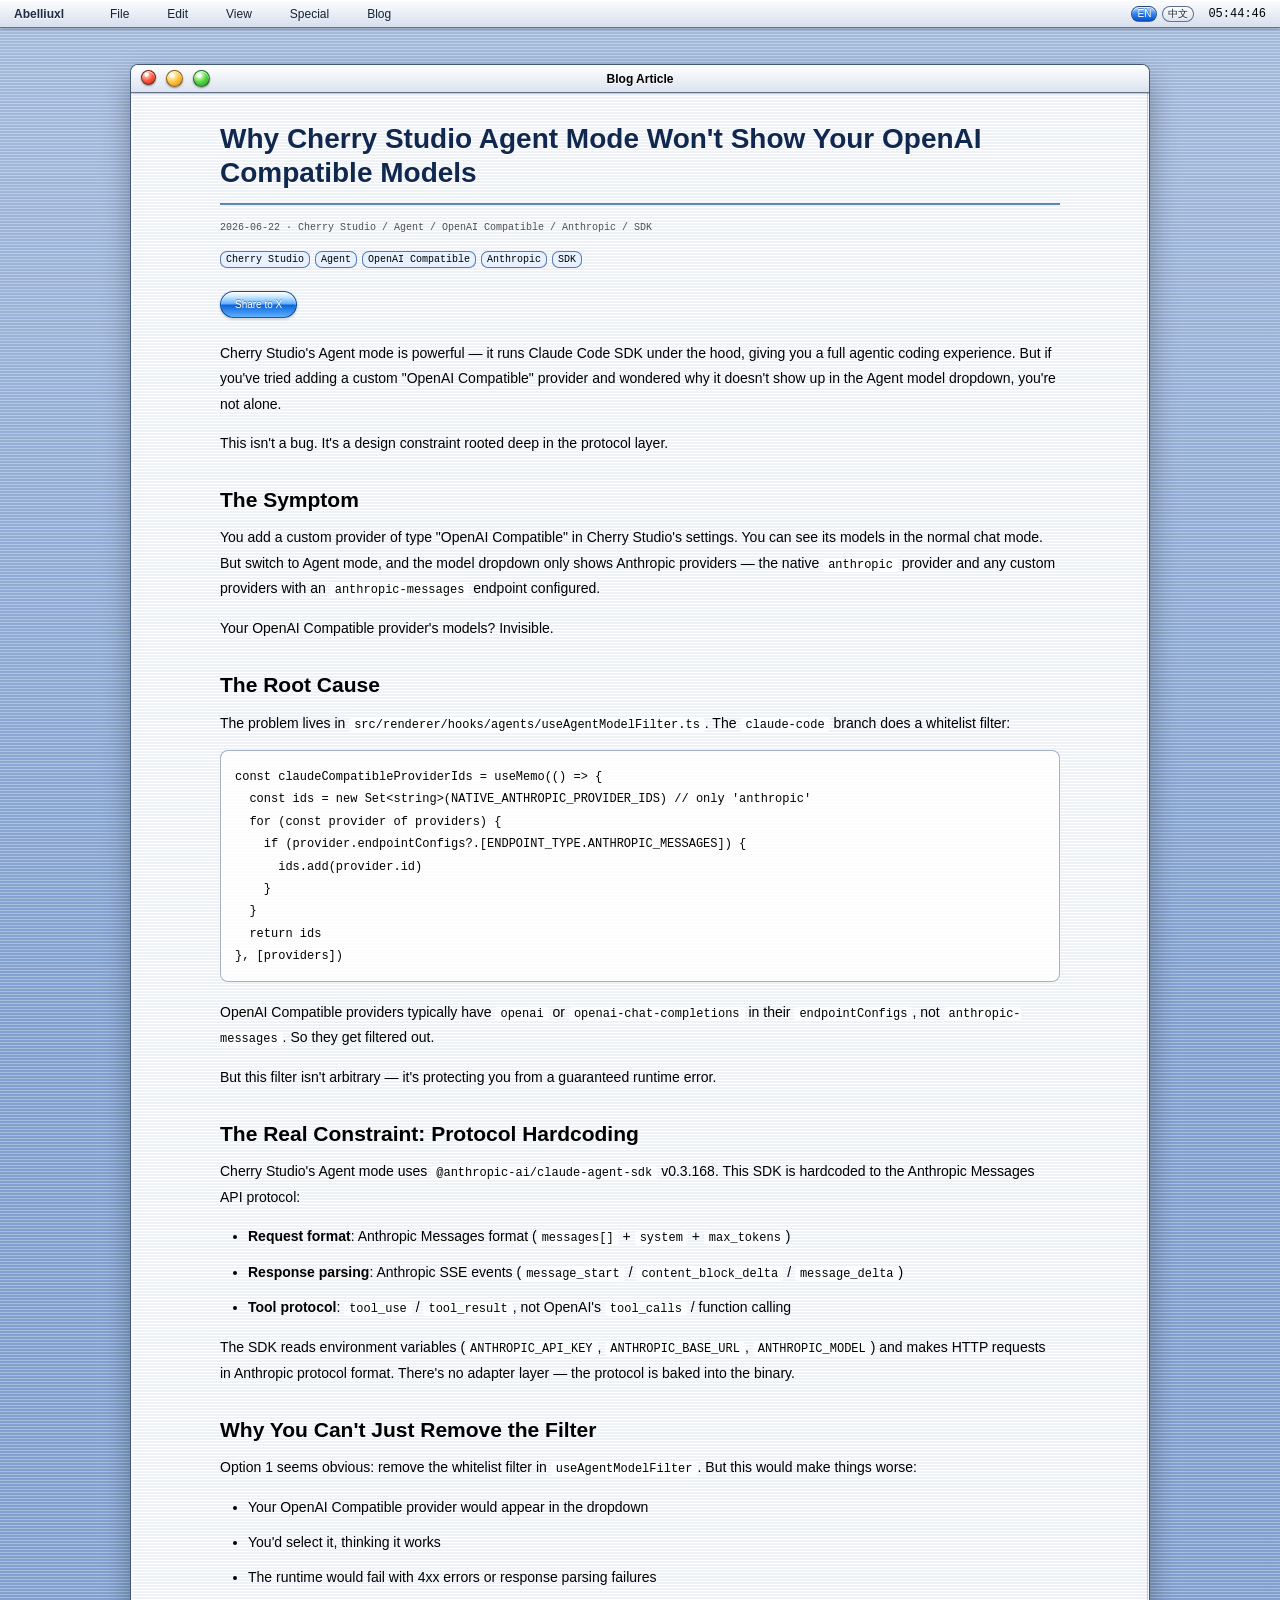
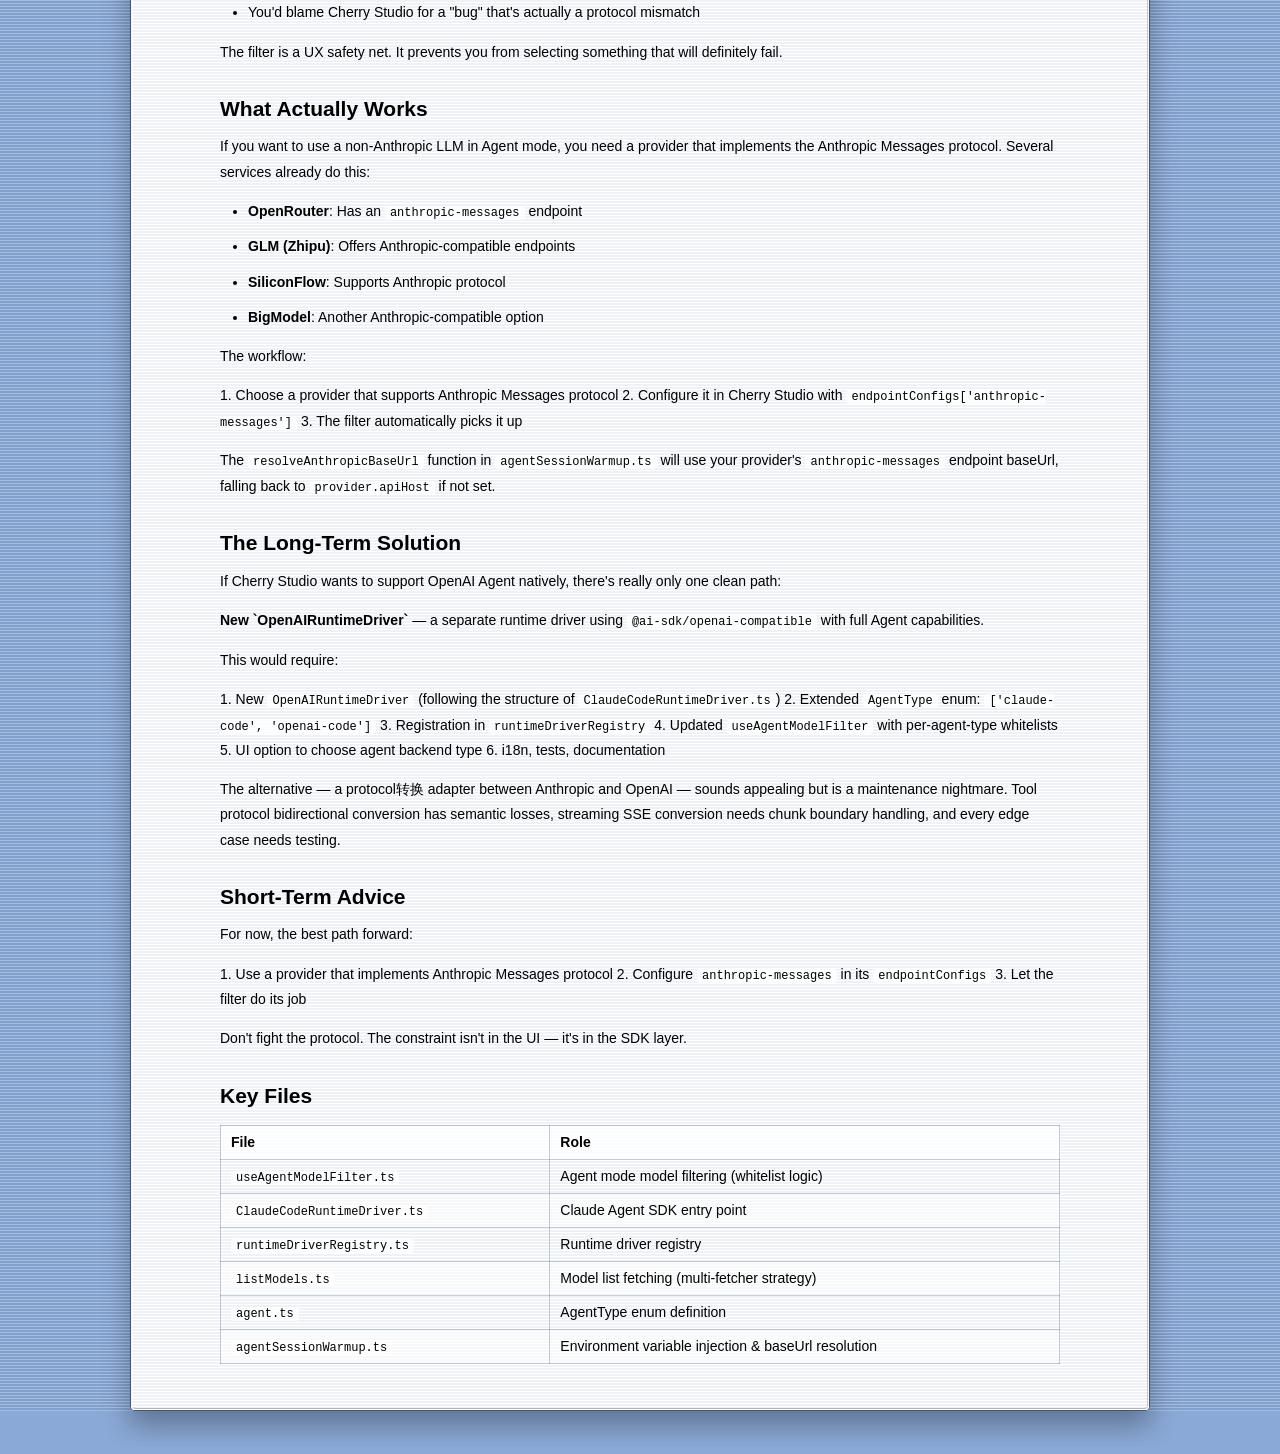
<file: blog/index.html>
<!DOCTYPE html>
<html lang="en">
<head>
    <meta charset="UTF-8">
    <meta name="viewport" content="width=device-width, initial-scale=1.0">
    <title>Blog - Abelliuxl Macintosh</title>
    <meta http-equiv="refresh" content="0; url=/blog/cherry-studio-agent-openai-compatible.html">
    <link rel="canonical" href="/blog/cherry-studio-agent-openai-compatible.html">
</head>
<body>
    <p><a href="/blog/cherry-studio-agent-openai-compatible.html">Open latest post</a></p>
</body>
</html>
</file>
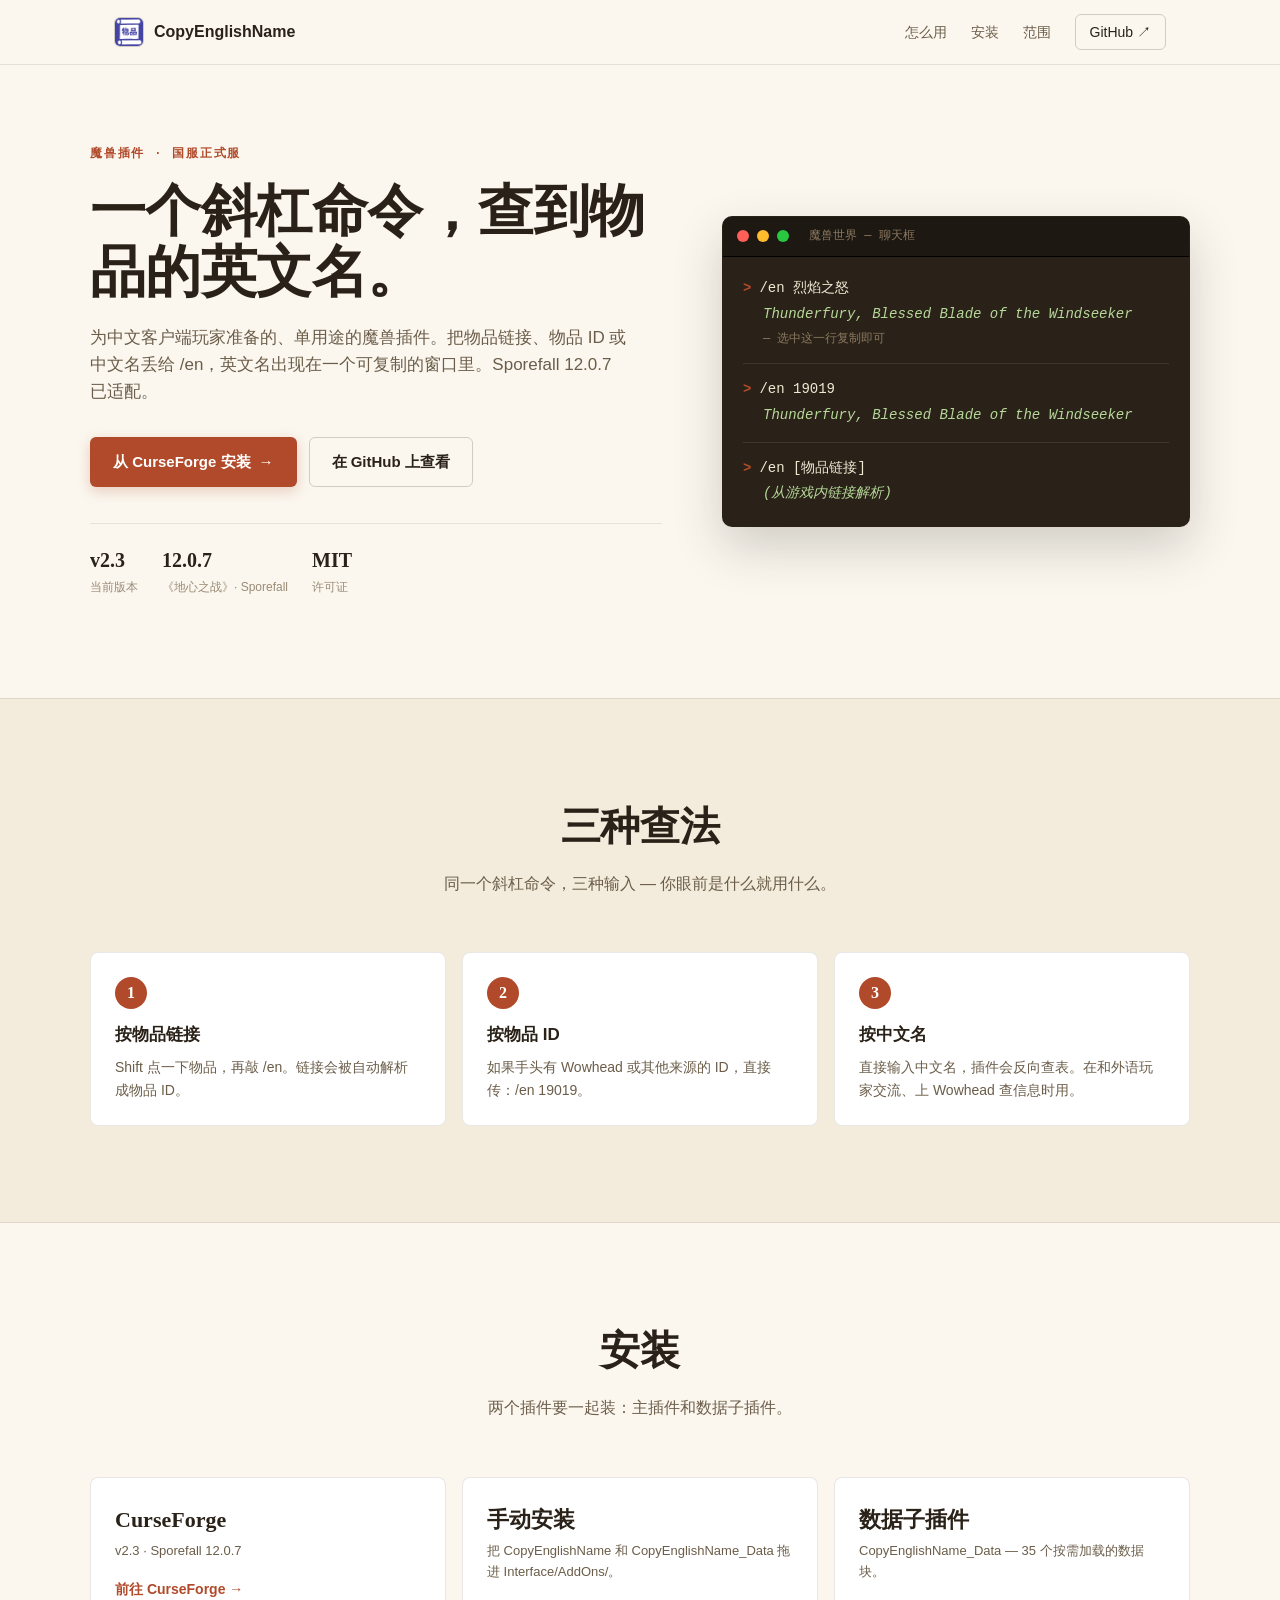
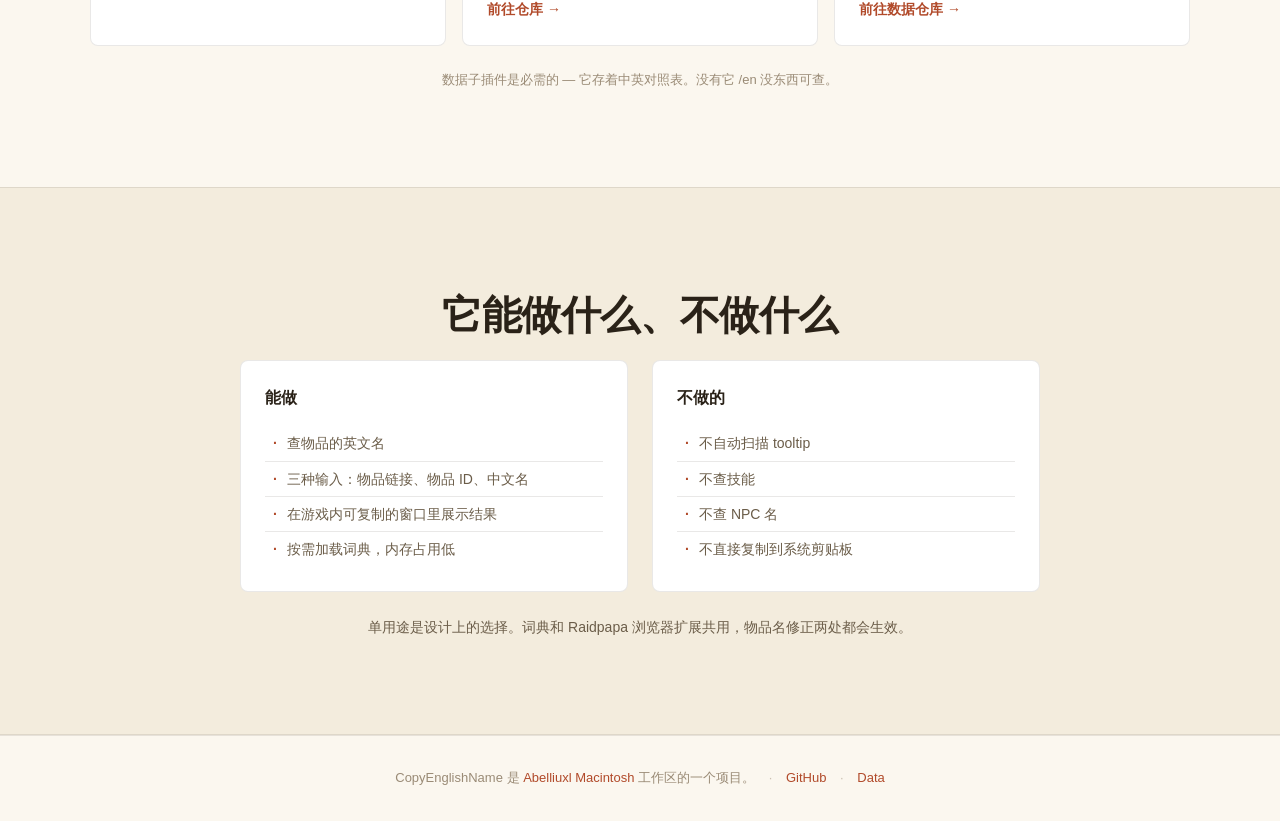
<file: CopyEnglishName/index.html>
<!doctype html>
<html lang="zh-CN" data-lang="zh">
<head>
  <meta charset="UTF-8" />
  <meta name="viewport" content="width=device-width, initial-scale=1, viewport-fit=cover" />
  <meta name="theme-color" content="#f7f1e8" />
  <title data-en="CopyEnglishName — Look up an item's English name from a Chinese client" data-zh="CopyEnglishName — 在中文客户端里查物品的英文名">CopyEnglishName — 在中文客户端里查物品的英文名</title>
  <meta name="description" data-en="A lightweight World of Warcraft addon. Type /en with an item link, an item id, or a Chinese name and the addon shows the English name in a copyable window. Sporefall 12.0.7 ready." data-zh="一个轻量的魔兽插件。输入 /en 加物品链接、物品 ID 或中文名，插件会在一个可复制的窗口里给出英文名。Sporefall 12.0.7 已适配。" content="一个轻量的魔兽插件。输入 /en 加物品链接、物品 ID 或中文名，插件会在一个可复制的窗口里给出英文名。Sporefall 12.0.7 已适配。" />
  <link rel="icon" type="image/png" href="assets/icon.png" />
  <link rel="stylesheet" href="style.css" />
</head>
<body>
  <header class="bar">
    <div class="bar-inner">
      <a class="brand" href="#top">
        <img src="assets/icon.png" alt="CopyEnglishName icon" class="brand-icon" />
        <span class="brand-name">CopyEnglishName</span>
      </a>
      <nav class="bar-nav">
        <a href="#how" data-en="How it works" data-zh="怎么用">怎么用</a>
        <a href="#install" data-en="Install" data-zh="安装">安装</a>
        <a href="#scope" data-en="Scope" data-zh="范围">范围</a>
        <a class="nav-cta" href="https://github.com/Abelliuxl/CopyEnglishName" target="_blank" rel="noopener">GitHub ↗</a>
      </nav>
    </div>
  </header>

  <section class="hero" id="top">
    <div class="hero-inner">
      <div class="hero-text">
        <p class="eyebrow" data-en="WORLD OF WARCRAFT ADDON · RETAIL" data-zh="魔兽插件 · 国服正式服">魔兽插件 · 国服正式服</p>
        <h1 class="hero-title" data-en="Get an item's English name in one slash command." data-zh="一个斜杠命令，查到物品的英文名。">一个斜杠命令，查到物品的英文名。</h1>
        <p class="hero-sub" data-en="A small, single-purpose addon for players on a Chinese client. Pass an item link, an item id, or a Chinese name to /en — the English name appears in a copyable window. Sporefall 12.0.7 ready." data-zh="为中文客户端玩家准备的、单用途的魔兽插件。把物品链接、物品 ID 或中文名丢给 /en，英文名出现在一个可复制的窗口里。Sporefall 12.0.7 已适配。">
          为中文客户端玩家准备的、单用途的魔兽插件。把物品链接、物品 ID 或中文名丢给 /en，英文名出现在一个可复制的窗口里。Sporefall 12.0.7 已适配。
        </p>
        <div class="hero-cta">
          <a class="btn btn-primary" href="https://www.curseforge.com/wow/addons/copyenglishname" target="_blank" rel="noopener">
            <span data-en="Install from CurseForge" data-zh="从 CurseForge 安装">从 CurseForge 安装</span>
            <span class="btn-arrow" aria-hidden="true">→</span>
          </a>
          <a class="btn btn-secondary" href="https://github.com/Abelliuxl/CopyEnglishName" target="_blank" rel="noopener">
            <span data-en="View on GitHub" data-zh="在 GitHub 上查看">在 GitHub 上查看</span>
          </a>
        </div>
        <ul class="hero-meta">
          <li><strong>v2.3</strong> <span data-en="current release" data-zh="当前版本">当前版本</span></li>
          <li><strong>12.0.7</strong> <span data-en="The War Within · Sporefall" data-zh="《地心之战》· Sporefall">《地心之战》· Sporefall</span></li>
          <li><strong>MIT</strong> <span data-en="license" data-zh="许可证">许可证</span></li>
        </ul>
      </div>

      <div class="terminal" aria-hidden="true">
        <div class="terminal-head">
          <span class="dot dot-r"></span>
          <span class="dot dot-y"></span>
          <span class="dot dot-g"></span>
          <span class="terminal-title" data-en="World of Warcraft — Chat" data-zh="魔兽世界 — 聊天框">魔兽世界 — 聊天框</span>
        </div>
        <div class="terminal-body">
          <div class="term-line"><span class="prompt">&gt;</span> <span class="cmd" data-en="/en 烈焰之怒" data-zh="/en 烈焰之怒">/en 烈焰之怒</span></div>
          <div class="term-out" data-en="Thunderfury, Blessed Blade of the Windseeker" data-zh="Thunderfury, Blessed Blade of the Windseeker">Thunderfury, Blessed Blade of the Windseeker</div>
          <div class="term-hint" data-en="— select the line and copy" data-zh="— 选中这一行复制即可">— 选中这一行复制即可</div>
          <div class="term-divider"></div>
          <div class="term-line"><span class="prompt">&gt;</span> <span class="cmd" data-en="/en 19019" data-zh="/en 19019">/en 19019</span></div>
          <div class="term-out" data-en="Thunderfury, Blessed Blade of the Windseeker" data-zh="Thunderfury, Blessed Blade of the Windseeker">Thunderfury, Blessed Blade of the Windseeker</div>
          <div class="term-divider"></div>
          <div class="term-line"><span class="prompt">&gt;</span> <span class="cmd" data-en="/en [item link]" data-zh="/en [物品链接]">/en [物品链接]</span></div>
          <div class="term-out" data-en="(parsed from in-game link)" data-zh="(从游戏内链接解析)">(从游戏内链接解析)</div>
        </div>
      </div>
    </div>
  </section>

  <main>
    <section class="section section-cream" id="how">
      <div class="section-inner">
        <h2 class="section-title" data-en="Three ways to look up" data-zh="三种查法">三种查法</h2>
        <p class="section-lead" data-en="Same slash command, three different inputs — pick whatever is in front of you." data-zh="同一个斜杠命令，三种输入 — 你眼前是什么就用什么。">同一个斜杠命令，三种输入 — 你眼前是什么就用什么。</p>
        <div class="how-grid">
          <article class="how">
            <div class="how-step">1</div>
            <h3 data-en="By item link" data-zh="按物品链接">按物品链接</h3>
            <p data-en="Shift-click an item, then type /en. The link gets parsed for the item id automatically." data-zh="Shift 点一下物品，再敲 /en。链接会被自动解析成物品 ID。">Shift 点一下物品，再敲 /en。链接会被自动解析成物品 ID。</p>
          </article>
          <article class="how">
            <div class="how-step">2</div>
            <h3 data-en="By item id" data-zh="按物品 ID">按物品 ID</h3>
            <p data-en="Already have the id from Wowhead or another source? Pass it directly: /en 19019." data-zh="如果手头有 Wowhead 或其他来源的 ID，直接传：/en 19019。">如果手头有 Wowhead 或其他来源的 ID，直接传：/en 19019。</p>
          </article>
          <article class="how">
            <div class="how-step">3</div>
            <h3 data-en="By Chinese name" data-zh="按中文名">按中文名</h3>
            <p data-en="Type the Chinese name and the addon reverse-looks it up. Useful for talking to non-CN players or searching Wowhead." data-zh="直接输入中文名，插件会反向查表。在和外语玩家交流、上 Wowhead 查信息时用。">直接输入中文名，插件会反向查表。在和外语玩家交流、上 Wowhead 查信息时用。</p>
          </article>
        </div>
      </div>
    </section>

    <section class="section" id="install">
      <div class="section-inner">
        <h2 class="section-title" data-en="Install" data-zh="安装">安装</h2>
        <p class="section-lead" data-en="Two addons need to be installed together: the main one and the data companion." data-zh="两个插件要一起装：主插件和数据子插件。">两个插件要一起装：主插件和数据子插件。</p>
        <div class="install-grid">
          <a class="install-card" href="https://www.curseforge.com/wow/addons/copyenglishname" target="_blank" rel="noopener">
            <div class="install-name" data-en="CurseForge" data-zh="CurseForge">CurseForge</div>
            <div class="install-meta" data-en="v2.3 · Sporefall 12.0.7" data-zh="v2.3 · Sporefall 12.0.7">v2.3 · Sporefall 12.0.7</div>
            <div class="install-cta" data-en="View on CurseForge →" data-zh="前往 CurseForge →">前往 CurseForge →</div>
          </a>
          <a class="install-card" href="https://github.com/Abelliuxl/CopyEnglishName" target="_blank" rel="noopener">
            <div class="install-name" data-en="Manual install" data-zh="手动安装">手动安装</div>
            <div class="install-meta" data-en="Drop CopyEnglishName and CopyEnglishName_Data into Interface/AddOns/." data-zh="把 CopyEnglishName 和 CopyEnglishName_Data 拖进 Interface/AddOns/。">把 CopyEnglishName 和 CopyEnglishName_Data 拖进 Interface/AddOns/。</div>
            <div class="install-cta" data-en="Open the repo →" data-zh="前往仓库 →">前往仓库 →</div>
          </a>
          <a class="install-card" href="https://github.com/Abelliuxl/CopyEnglishName_Data" target="_blank" rel="noopener">
            <div class="install-name" data-en="Data companion" data-zh="数据子插件">数据子插件</div>
            <div class="install-meta" data-en="CopyEnglishName_Data — 35 load-on-demand chunks." data-zh="CopyEnglishName_Data — 35 个按需加载的数据块。">CopyEnglishName_Data — 35 个按需加载的数据块。</div>
            <div class="install-cta" data-en="Open data repo →" data-zh="前往数据仓库 →">前往数据仓库 →</div>
          </a>
        </div>
        <p class="install-foot" data-en="The data companion is required — it holds the Chinese↔English item table. Without it /en has nothing to look up." data-zh="数据子插件是必需的 — 它存着中英对照表。没有它 /en 没东西可查。">
          数据子插件是必需的 — 它存着中英对照表。没有它 /en 没东西可查。
        </p>
      </div>
    </section>

    <section class="section section-cream" id="scope">
      <div class="section-inner">
        <h2 class="section-title" data-en="What it does, and what it doesn't" data-zh="它能做什么、不做什么">它能做什么、不做什么</h2>
        <div class="scope">
          <div class="scope-col">
            <h3 data-en="Does" data-zh="能做">能做</h3>
            <ul>
              <li data-en="Look up the English name of an item" data-zh="查物品的英文名">查物品的英文名</li>
              <li data-en="Three input modes: item link, item id, Chinese name" data-zh="三种输入：物品链接、物品 ID、中文名">三种输入：物品链接、物品 ID、中文名</li>
              <li data-en="Show the result in a copyable in-game window" data-zh="在游戏内可复制的窗口里展示结果">在游戏内可复制的窗口里展示结果</li>
              <li data-en="Load dictionary on demand to keep memory light" data-zh="按需加载词典，内存占用低">按需加载词典，内存占用低</li>
            </ul>
          </div>
          <div class="scope-col">
            <h3 data-en="Doesn't" data-zh="不做的">不做的</h3>
            <ul>
              <li data-en="Scan tooltips automatically" data-zh="不自动扫描 tooltip">不自动扫描 tooltip</li>
              <li data-en="Look up spells" data-zh="不查技能">不查技能</li>
              <li data-en="Look up NPC names" data-zh="不查 NPC 名">不查 NPC 名</li>
              <li data-en="Copy to the system clipboard directly" data-zh="不直接复制到系统剪贴板">不直接复制到系统剪贴板</li>
            </ul>
          </div>
        </div>
        <p class="scope-foot" data-en="Single-purpose on purpose. The data dictionary is shared with the Raidpapa browser extension, so item-name fixes land in both places." data-zh="单用途是设计上的选择。词典和 Raidpapa 浏览器扩展共用，物品名修正两处都会生效。">
          单用途是设计上的选择。词典和 Raidpapa 浏览器扩展共用，物品名修正两处都会生效。
        </p>
      </div>
    </section>
  </main>

  <footer class="site-foot">
    <div class="foot-inner">
      <span data-en="CopyEnglishName is part of the" data-zh="CopyEnglishName 是">CopyEnglishName 是</span>
      <a href="https://liuxl.com.cn/" data-en="Abelliuxl Macintosh" data-zh="Abelliuxl Macintosh">Abelliuxl Macintosh</a>
      <span data-en="workspace." data-zh="工作区的一个项目。">工作区的一个项目。</span>
      <span class="foot-sep">·</span>
      <a href="https://github.com/Abelliuxl/CopyEnglishName" target="_blank" rel="noopener">GitHub</a>
      <span class="foot-sep">·</span>
      <a href="https://github.com/Abelliuxl/CopyEnglishName_Data" target="_blank" rel="noopener">Data</a>
    </div>
  </footer>

  <script src="app.js"></script>
</body>
</html>
</file>
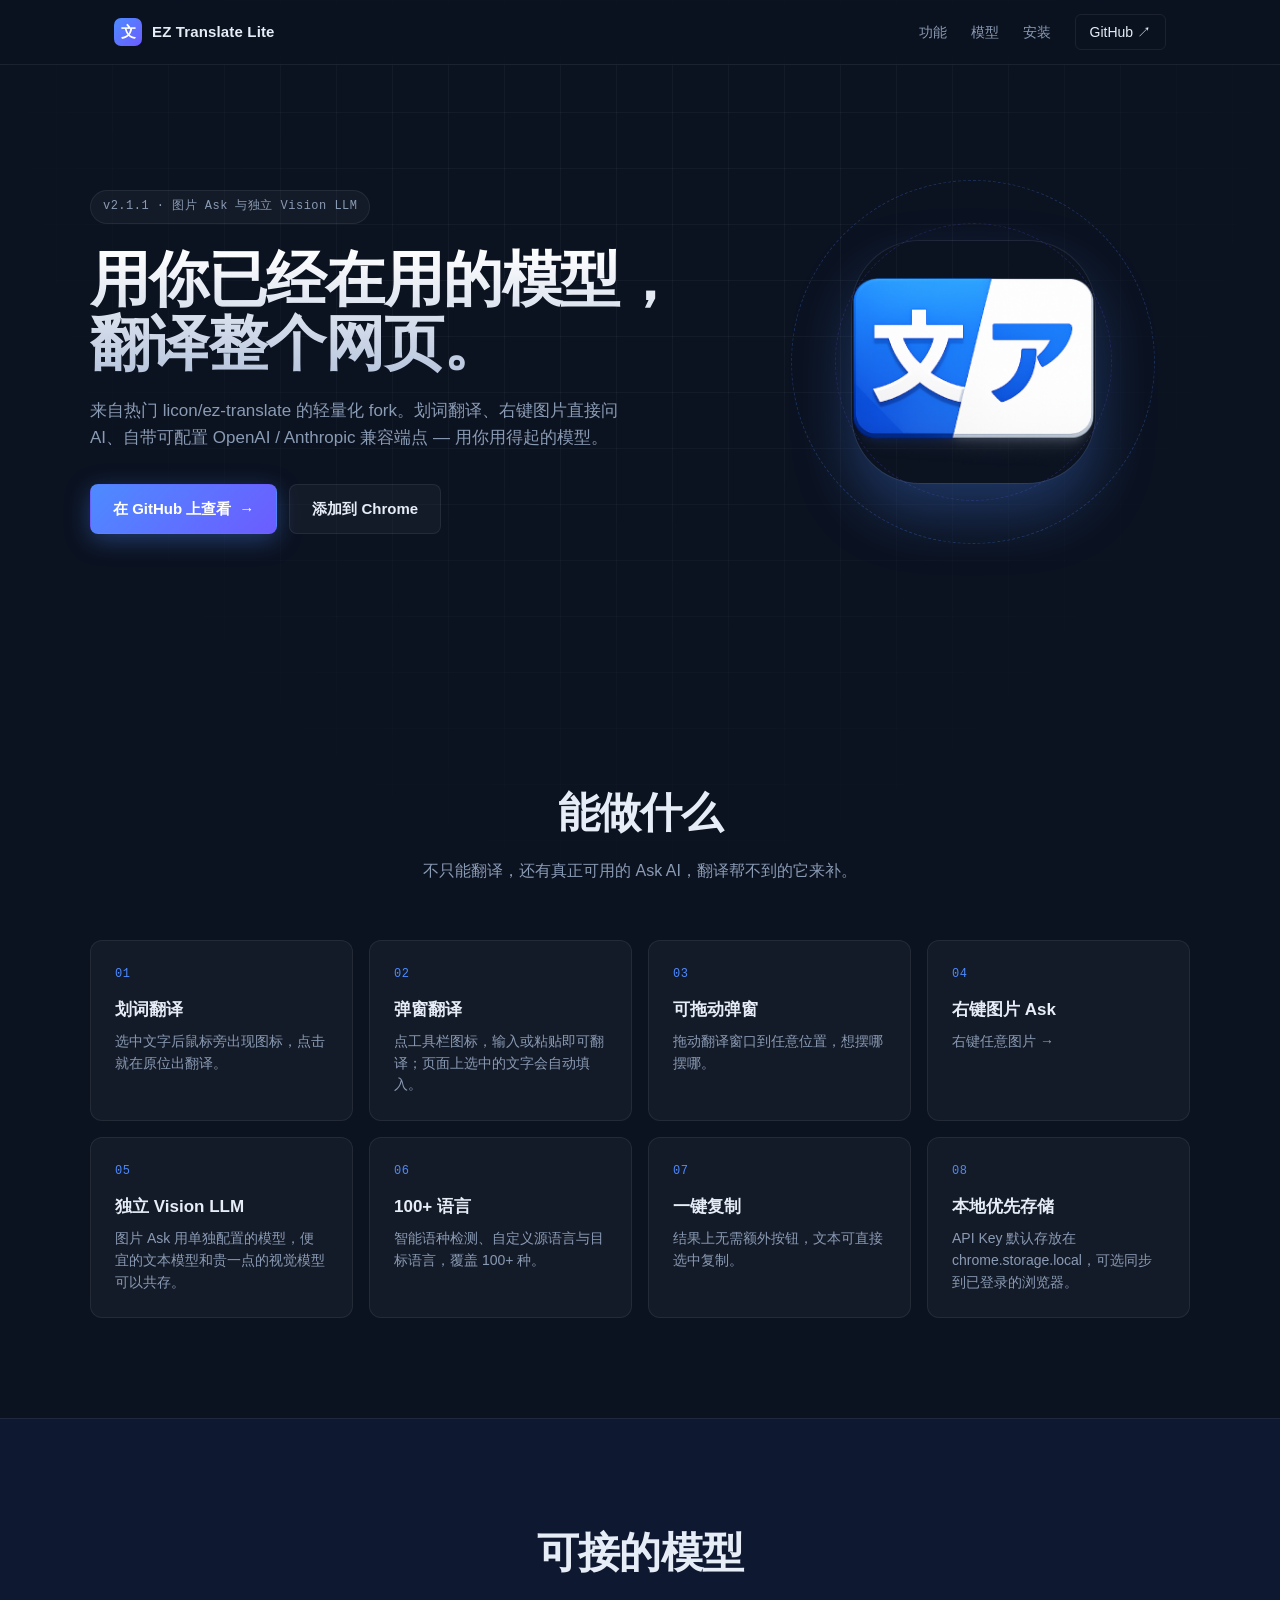
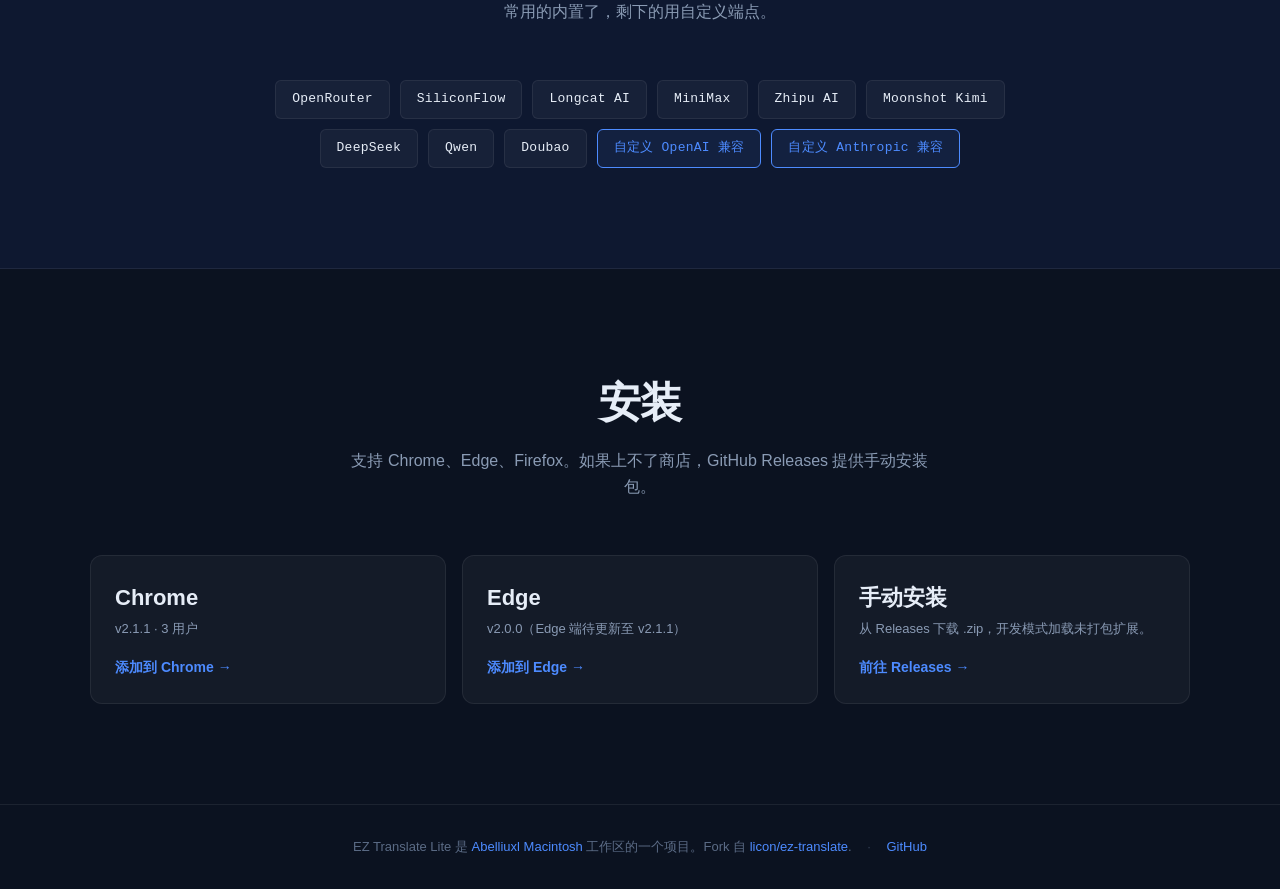
<file: ez-translate-lite/index.html>
<!doctype html>
<html lang="zh-CN" data-lang="zh">
<head>
  <meta charset="UTF-8" />
  <meta name="viewport" content="width=device-width, initial-scale=1, viewport-fit=cover" />
  <meta name="theme-color" content="#0b1220" />
  <title data-en="EZ Translate Lite — LLM-powered browser translation" data-zh="EZ Translate Lite — 基于大模型的浏览器翻译扩展">EZ Translate Lite — 基于大模型的浏览器翻译扩展</title>
  <meta name="description" data-en="A lightweight LLM-powered browser translation extension. Hover, popup, right-click image Ask with Vision LLM, 100+ languages, custom OpenAI/Anthropic endpoints." data-zh="一个轻量级的、基于大语言模型的浏览器翻译扩展。划词、弹窗、右键图片 Ask（独立 Vision LLM）、100+ 语言、支持自定义 OpenAI / Anthropic 兼容端点。" content="一个轻量级的、基于大语言模型的浏览器翻译扩展。划词、弹窗、右键图片 Ask（独立 Vision LLM）、100+ 语言、支持自定义 OpenAI / Anthropic 兼容端点。" />
  <link rel="icon" type="image/png" href="assets/icon.png" />
  <link rel="stylesheet" href="style.css" />
</head>
<body>
  <div class="page">
    <div class="grid-bg" aria-hidden="true"></div>

    <header class="top">
      <div class="top-inner">
        <a class="brand" href="#top">
          <span class="brand-mark">文</span>
          <span class="brand-name" data-en="EZ Translate Lite" data-zh="EZ Translate Lite">EZ Translate Lite</span>
        </a>
        <nav class="top-nav">
          <a href="#features" data-en="Features" data-zh="功能">功能</a>
          <a href="#providers" data-en="Providers" data-zh="模型">模型</a>
          <a href="#install" data-en="Install" data-zh="安装">安装</a>
          <a class="nav-cta" href="https://github.com/Abelliuxl/ez-translate-lite" target="_blank" rel="noopener">GitHub ↗</a>
        </nav>
      </div>
    </header>

    <section class="hero" id="top">
      <div class="hero-inner">
        <div class="hero-copy">
          <span class="badge" data-en="v2.1.1 · Image Ask & Vision LLM" data-zh="v2.1.1 · 图片 Ask 与独立 Vision LLM">v2.1.1 · 图片 Ask 与独立 Vision LLM</span>
          <h1 class="hero-title">
            <span data-en="Translate the web with the LLM you already pay for." data-zh="用你已经在用的模型，翻译整个网页。">用你已经在用的模型，翻译整个网页。</span>
          </h1>
          <p class="hero-sub" data-en="A lightweight fork of the popular licon/ez-translate extension. Hover to translate, right-click an image to Ask AI, configure your own OpenAI- or Anthropic-compatible endpoint, and pick the model that fits your wallet." data-zh="来自热门 licon/ez-translate 的轻量化 fork。划词翻译、右键图片直接问 AI、自带可配置 OpenAI / Anthropic 兼容端点 — 用你用得起的模型。">
            来自热门 licon/ez-translate 的轻量化 fork。划词翻译、右键图片直接问 AI、自带可配置 OpenAI / Anthropic 兼容端点 — 用你用得起的模型。
          </p>
          <div class="hero-cta">
            <a class="btn btn-primary" href="https://github.com/Abelliuxl/ez-translate-lite" target="_blank" rel="noopener">
              <span data-en="View on GitHub" data-zh="在 GitHub 上查看">在 GitHub 上查看</span>
              <span class="btn-arrow" aria-hidden="true">→</span>
            </a>
            <a class="btn btn-secondary" href="https://chromewebstore.google.com/detail/ez-translate-lite/likaihmpnkodjaafflaogcbbdhmhjjii" target="_blank" rel="noopener">
              <span data-en="Add to Chrome" data-zh="添加到 Chrome">添加到 Chrome</span>
            </a>
          </div>
        </div>
        <div class="hero-visual">
          <div class="orbit">
            <img src="assets/icon-1024.png" alt="EZ Translate Lite icon" class="hero-icon" />
            <div class="orbit-ring" aria-hidden="true"></div>
            <div class="orbit-ring orbit-ring-2" aria-hidden="true"></div>
          </div>
        </div>
      </div>
    </section>

    <main>
      <section class="section" id="features">
        <div class="section-inner">
          <h2 class="section-title" data-en="What it does" data-zh="能做什么">能做什么</h2>
          <p class="section-lead" data-en="Translation surfaces, plus a real Ask AI for the bits the translation can't help with." data-zh="不只能翻译，还有真正可用的 Ask AI，翻译帮不到的它来补。">不只能翻译，还有真正可用的 Ask AI，翻译帮不到的它来补。</p>
          <div class="feature-grid">
            <article class="feature">
              <div class="feature-num">01</div>
              <h3 data-en="Hover translation" data-zh="划词翻译">划词翻译</h3>
              <p data-en="Select text, an icon appears next to the cursor, click to translate in place." data-zh="选中文字后鼠标旁出现图标，点击就在原位出翻译。">选中文字后鼠标旁出现图标，点击就在原位出翻译。</p>
            </article>
            <article class="feature">
              <div class="feature-num">02</div>
              <h3 data-en="Popup translation" data-zh="弹窗翻译">弹窗翻译</h3>
              <p data-en="Click the toolbar icon to translate anything you paste in, with auto-fill from the page." data-zh="点工具栏图标，输入或粘贴即可翻译；页面上选中的文字会自动填入。">点工具栏图标，输入或粘贴即可翻译；页面上选中的文字会自动填入。</p>
            </article>
            <article class="feature">
              <div class="feature-num">03</div>
              <h3 data-en="Draggable popup" data-zh="可拖动弹窗">可拖动弹窗</h3>
              <p data-en="Move the translation window out of the way — wherever you want it, that's where it stays." data-zh="拖动翻译窗口到任意位置，想摆哪摆哪。">拖动翻译窗口到任意位置，想摆哪摆哪。</p>
            </article>
            <article class="feature">
              <div class="feature-num">04</div>
              <h3 data-en="Right-click image Ask" data-zh="右键图片 Ask">右键图片 Ask</h3>
              <p data-en="Right-click any image → "Ask AI" — sent to your chosen Vision LLM for description, OCR, or question answering." data-zh="右键任意图片 → "Ask AI" — 调你的 Vision LLM 出描述、OCR 或问答。">右键任意图片 → "Ask AI" — 调你的 Vision LLM 出描述、OCR 或问答。</p>
            </article>
            <article class="feature">
              <div class="feature-num">05</div>
              <h3 data-en="Independent Vision LLM" data-zh="独立 Vision LLM">独立 Vision LLM</h3>
              <p data-en="Image Ask uses a separately configurable model, so a cheap text model can coexist with a vision-capable one." data-zh="图片 Ask 用单独配置的模型，便宜的文本模型和贵一点的视觉模型可以共存。">图片 Ask 用单独配置的模型，便宜的文本模型和贵一点的视觉模型可以共存。</p>
            </article>
            <article class="feature">
              <div class="feature-num">06</div>
              <h3 data-en="100+ languages" data-zh="100+ 语言">100+ 语言</h3>
              <p data-en="Smart language detection, custom source and target, 100+ supported." data-zh="智能语种检测、自定义源语言与目标语言，覆盖 100+ 种。">智能语种检测、自定义源语言与目标语言，覆盖 100+ 种。</p>
            </article>
            <article class="feature">
              <div class="feature-num">07</div>
              <h3 data-en="One-click copy" data-zh="一键复制">一键复制</h3>
              <p data-en="No extra buttons on the result — direct text selection works like any other text on the page." data-zh="结果上无需额外按钮，文本可直接选中复制。">结果上无需额外按钮，文本可直接选中复制。</p>
            </article>
            <article class="feature">
              <div class="feature-num">08</div>
              <h3 data-en="Local-first storage" data-zh="本地优先存储">本地优先存储</h3>
              <p data-en="API keys live in chrome.storage.local by default. Optional sync to your signed-in browser." data-zh="API Key 默认存放在 chrome.storage.local，可选同步到已登录的浏览器。">API Key 默认存放在 chrome.storage.local，可选同步到已登录的浏览器。</p>
            </article>
          </div>
        </div>
      </section>

      <section class="section section-dark" id="providers">
        <div class="section-inner">
          <h2 class="section-title" data-en="Models you can plug in" data-zh="可接的模型">可接的模型</h2>
          <p class="section-lead" data-en="Built-ins for the common ones. Custom endpoint for everything else." data-zh="常用的内置了，剩下的用自定义端点。">常用的内置了，剩下的用自定义端点。</p>
          <div class="provider-grid">
            <span class="provider">OpenRouter</span>
            <span class="provider">SiliconFlow</span>
            <span class="provider">Longcat AI</span>
            <span class="provider">MiniMax</span>
            <span class="provider">Zhipu AI</span>
            <span class="provider">Moonshot Kimi</span>
            <span class="provider">DeepSeek</span>
            <span class="provider">Qwen</span>
            <span class="provider">Doubao</span>
            <span class="provider provider-custom" data-en="Custom OpenAI-compatible" data-zh="自定义 OpenAI 兼容">自定义 OpenAI 兼容</span>
            <span class="provider provider-custom" data-en="Custom Anthropic-compatible" data-zh="自定义 Anthropic 兼容">自定义 Anthropic 兼容</span>
          </div>
        </div>
      </section>

      <section class="section" id="install">
        <div class="section-inner">
          <h2 class="section-title" data-en="Install" data-zh="安装">安装</h2>
          <p class="section-lead" data-en="Works on Chrome, Edge, Firefox. Manual install via GitHub Releases if you can't access the store." data-zh="支持 Chrome、Edge、Firefox。如果上不了商店，GitHub Releases 提供手动安装包。">支持 Chrome、Edge、Firefox。如果上不了商店，GitHub Releases 提供手动安装包。</p>
          <div class="install-grid">
            <a class="install-card" href="https://chromewebstore.google.com/detail/ez-translate-lite/likaihmpnkodjaafflaogcbbdhmhjjii" target="_blank" rel="noopener">
              <div class="install-name">Chrome</div>
              <div class="install-meta" data-en="v2.1.1 · 3 users" data-zh="v2.1.1 · 3 用户">v2.1.1 · 3 用户</div>
              <div class="install-cta" data-en="Add to Chrome →" data-zh="添加到 Chrome →">添加到 Chrome →</div>
            </a>
            <a class="install-card" href="https://microsoftedge.microsoft.com/addons/detail/ez-translate-lite" target="_blank" rel="noopener">
              <div class="install-name">Edge</div>
              <div class="install-meta" data-en="v2.0.0 (Edge add-on pending v2.1.1 update)" data-zh="v2.0.0（Edge 端待更新至 v2.1.1）">v2.0.0（Edge 端待更新至 v2.1.1）</div>
              <div class="install-cta" data-en="Add to Edge →" data-zh="添加到 Edge →">添加到 Edge →</div>
            </a>
            <a class="install-card" href="https://github.com/Abelliuxl/ez-translate-lite/releases/latest" target="_blank" rel="noopener">
              <div class="install-name" data-en="Manual" data-zh="手动安装">手动安装</div>
              <div class="install-meta" data-en="Download the .zip from Releases, load unpacked in dev mode." data-zh="从 Releases 下载 .zip，开发模式加载未打包扩展。">从 Releases 下载 .zip，开发模式加载未打包扩展。</div>
              <div class="install-cta" data-en="Open Releases →" data-zh="前往 Releases →">前往 Releases →</div>
            </a>
          </div>
        </div>
      </section>
    </main>

    <footer class="site-foot">
      <div class="foot-inner">
        <span data-en="EZ Translate Lite is part of the" data-zh="EZ Translate Lite 是">EZ Translate Lite 是</span>
        <a href="https://liuxl.com.cn/" data-en="Abelliuxl Macintosh" data-zh="Abelliuxl Macintosh">Abelliuxl Macintosh</a>
        <span data-en="workspace. Forked from" data-zh="工作区的一个项目。Fork 自">工作区的一个项目。Fork 自</span>
        <a href="https://github.com/licon/ez-translate" target="_blank" rel="noopener">licon/ez-translate</a>.
        <span class="foot-sep">·</span>
        <a href="https://github.com/Abelliuxl/ez-translate-lite" target="_blank" rel="noopener">GitHub</a>
      </div>
    </footer>
  </div>

  <script src="app.js"></script>
</body>
</html>
</file>
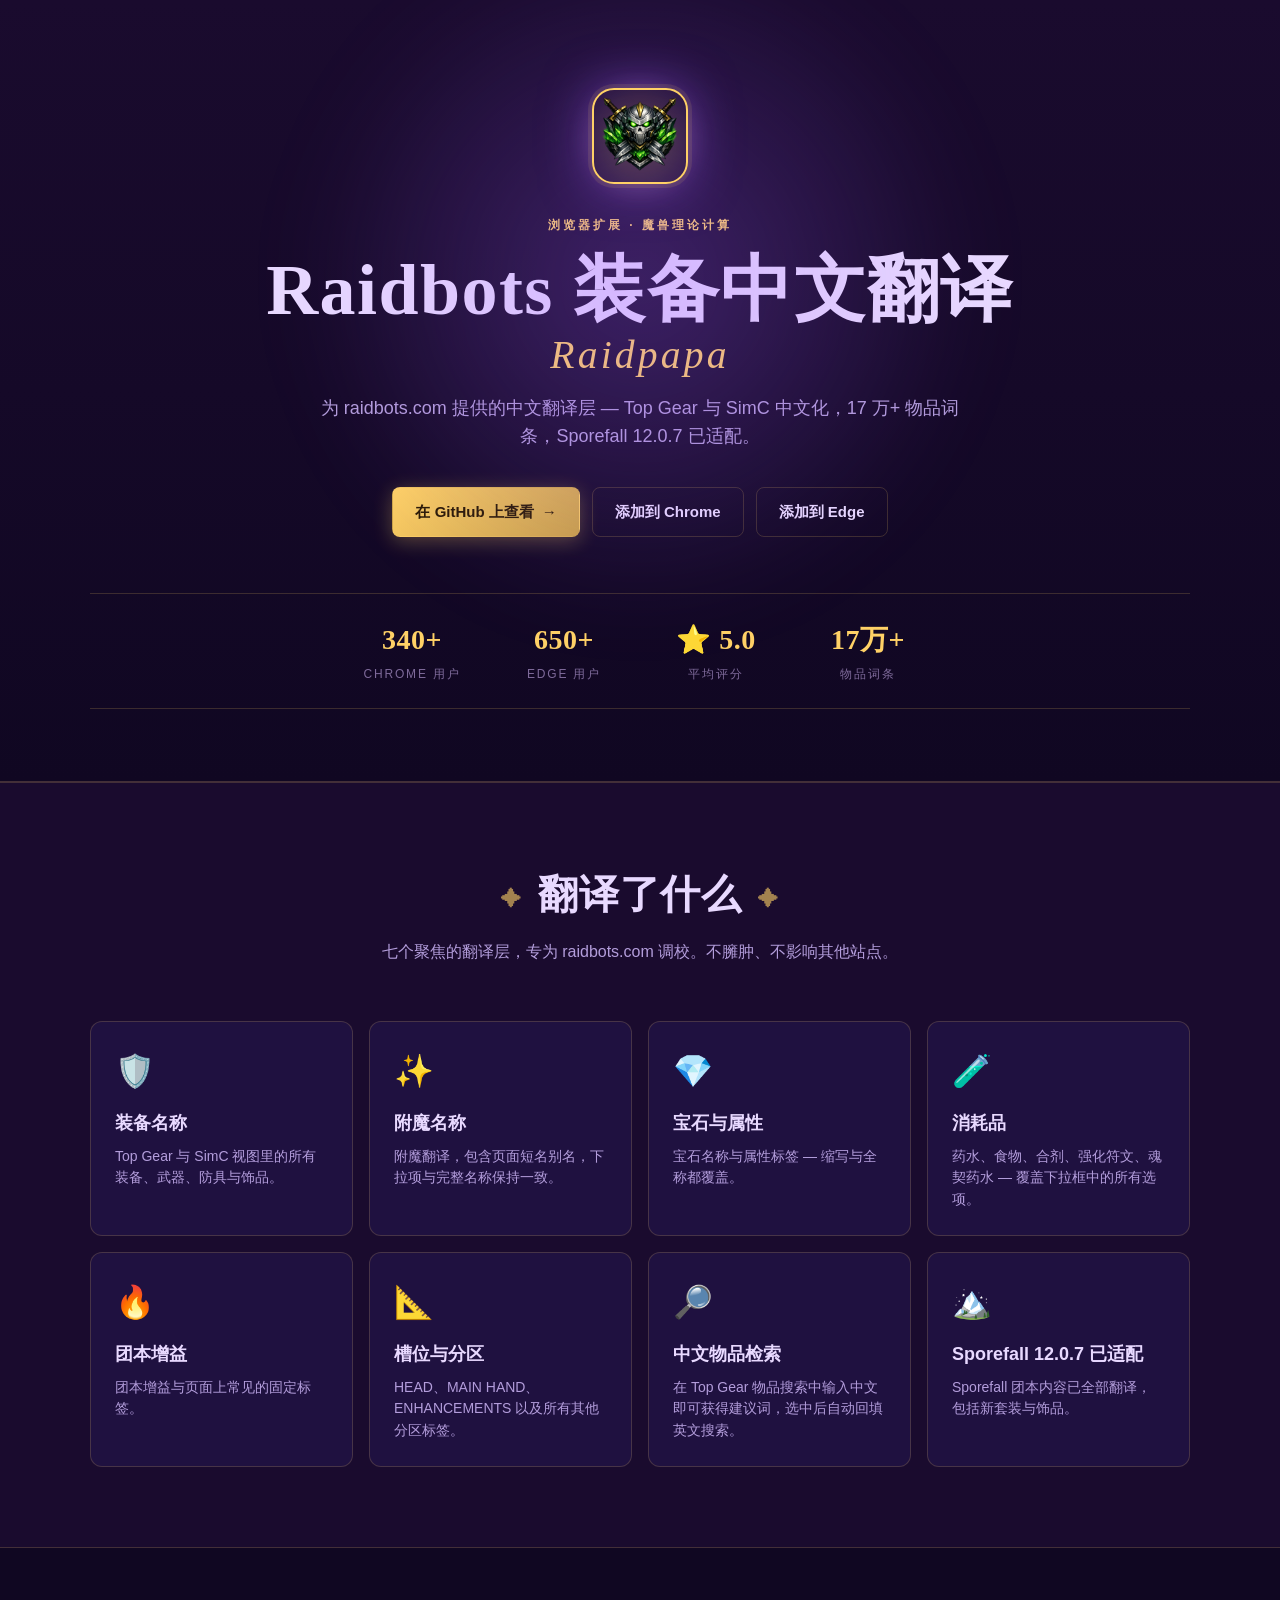
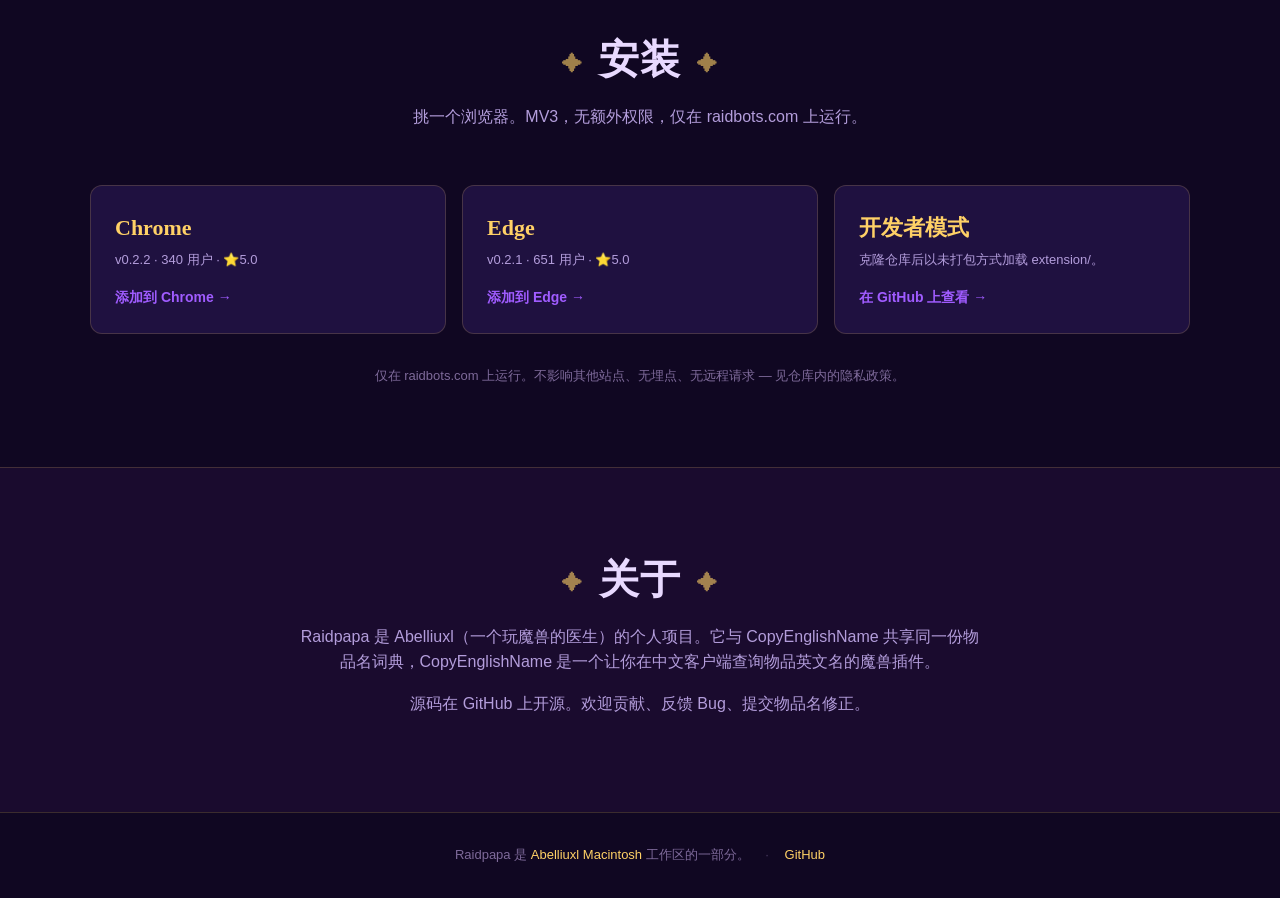
<file: raidbots-cn-extension/index.html>
<!doctype html>
<html lang="zh-CN" data-lang="zh">
<head>
  <meta charset="UTF-8" />
  <meta name="viewport" content="width=device-width, initial-scale=1, viewport-fit=cover" />
  <meta name="theme-color" content="#1a0b2e" />
  <title data-en="Raidpapa — Raidbots Chinese Translation" data-zh="Raidpapa — Raidbots 装备中文翻译">Raidpapa — Raidbots 装备中文翻译</title>
  <meta name="description" data-en="A browser extension that translates raidbots.com into Chinese, purpose-built for Chinese WoW theorycrafters. 340+ Chrome and 650+ Edge users, ⭐5.0." data-zh="一个面向中文魔兽玩家的浏览器扩展，将 raidbots.com 的核心内容翻译成中文。Chrome 340+、Edge 650+ 用户，⭐5.0。" content="一个面向中文魔兽玩家的浏览器扩展，将 raidbots.com 的核心内容翻译成中文。Chrome 340+、Edge 650+ 用户，⭐5.0。" />
  <link rel="icon" type="image/png" href="assets/icon.png" />
  <link rel="stylesheet" href="style.css" />
</head>
<body>
  <div class="spellbook">
    <header class="hero">
      <div class="hero-inner">
        <div class="hero-mark">
          <img src="assets/icon.png" alt="Raidpapa icon" class="hero-icon" />
          <div class="hero-mark-glow" aria-hidden="true"></div>
        </div>
        <p class="eyebrow" data-en="BROWSER EXTENSION · WoW THEORYCRAFT" data-zh="浏览器扩展 · 魔兽理论计算">浏览器扩展 · 魔兽理论计算</p>
        <h1 class="hero-title">
          <span class="title-zh" data-en="Raidbots Chinese Translation" data-zh="Raidbots 装备中文翻译">Raidbots 装备中文翻译</span>
          <span class="title-en" data-en="Raidpapa" data-zh="Raidpapa">Raidpapa</span>
        </h1>
        <p class="hero-tagline" data-en="A Chinese translation layer for raidbots.com — Top Gear and SimC readable, 17万+ item entries, Sporefall 12.0.7 ready." data-zh="为 raidbots.com 提供的中文翻译层 — Top Gear 与 SimC 中文化，17 万+ 物品词条，Sporefall 12.0.7 已适配。">
          为 raidbots.com 提供的中文翻译层 — Top Gear 与 SimC 中文化，17 万+ 物品词条，Sporefall 12.0.7 已适配。
        </p>
        <div class="hero-cta">
          <a class="btn btn-primary" href="https://github.com/Abelliuxl/raidbots-cn-extension" target="_blank" rel="noopener">
            <span data-en="View on GitHub" data-zh="在 GitHub 上查看">在 GitHub 上查看</span>
            <span class="btn-arrow" aria-hidden="true">→</span>
          </a>
          <a class="btn btn-ghost" href="https://chromewebstore.google.com/detail/raidbots-%E8%A3%85%E5%A4%87%E4%B8%AD%E6%96%87%E7%BF%BB%E8%AF%91/adnbmnecjmhfgapdmibbhoopibpbaoia" target="_blank" rel="noopener">
            <span data-en="Add to Chrome" data-zh="添加到 Chrome">添加到 Chrome</span>
          </a>
          <a class="btn btn-ghost" href="https://microsoftedge.microsoft.com/addons/detail/kfggodpjjbmohipihgcjajmnadgdaomi" target="_blank" rel="noopener">
            <span data-en="Add to Edge" data-zh="添加到 Edge">添加到 Edge</span>
          </a>
        </div>
        <ul class="hero-stats" aria-label="project stats">
          <li>
            <span class="stat-num">340+</span>
            <span class="stat-label" data-en="Chrome users" data-zh="Chrome 用户">Chrome 用户</span>
          </li>
          <li>
            <span class="stat-num">650+</span>
            <span class="stat-label" data-en="Edge users" data-zh="Edge 用户">Edge 用户</span>
          </li>
          <li>
            <span class="stat-num">⭐ 5.0</span>
            <span class="stat-label" data-en="average rating" data-zh="平均评分">平均评分</span>
          </li>
          <li>
            <span class="stat-num">17万+</span>
            <span class="stat-label" data-en="item entries" data-zh="物品词条">物品词条</span>
          </li>
        </ul>
      </div>
    </header>

    <main>
      <section class="section section-features" aria-labelledby="features-title">
        <div class="section-inner">
          <h2 id="features-title" class="section-title" data-en="What it translates" data-zh="翻译了什么">翻译了什么</h2>
          <p class="section-lead" data-en="Seven focused translation layers tuned for raidbots.com. No bloat, no side effects on other sites." data-zh="七个聚焦的翻译层，专为 raidbots.com 调校。不臃肿、不影响其他站点。">
            七个聚焦的翻译层，专为 raidbots.com 调校。不臃肿、不影响其他站点。
          </p>
          <div class="feature-grid">
            <article class="feature-card">
              <div class="feature-icon" aria-hidden="true">🛡️</div>
              <h3 data-en="Item names" data-zh="装备名称">装备名称</h3>
              <p data-en="All equipment, weapons, armor, and trinkets in Top Gear and SimC views." data-zh="Top Gear 与 SimC 视图里的所有装备、武器、防具与饰品。">Top Gear 与 SimC 视图里的所有装备、武器、防具与饰品。</p>
            </article>
            <article class="feature-card">
              <div class="feature-icon" aria-hidden="true">✨</div>
              <h3 data-en="Enchantments" data-zh="附魔名称">附魔名称</h3>
              <p data-en="Enchants with page-short-name aliases so the dropdown and the long form match." data-zh="附魔翻译，包含页面短名别名，下拉项与完整名称保持一致。">附魔翻译，包含页面短名别名，下拉项与完整名称保持一致。</p>
            </article>
            <article class="feature-card">
              <div class="feature-icon" aria-hidden="true">💎</div>
              <h3 data-en="Gems & stats" data-zh="宝石与属性">宝石与属性</h3>
              <p data-en="Gem names and stat labels — abbreviations and full forms both covered." data-zh="宝石名称与属性标签 — 缩写与全称都覆盖。">宝石名称与属性标签 — 缩写与全称都覆盖。</p>
            </article>
            <article class="feature-card">
              <div class="feature-icon" aria-hidden="true">🧪</div>
              <h3 data-en="Consumables" data-zh="消耗品">消耗品</h3>
              <p data-en="Potions, food, flasks, augment runes, phials — all the dropdown choices." data-zh="药水、食物、合剂、强化符文、魂契药水 — 覆盖下拉框中的所有选项。">药水、食物、合剂、强化符文、魂契药水 — 覆盖下拉框中的所有选项。</p>
            </article>
            <article class="feature-card">
              <div class="feature-icon" aria-hidden="true">🔥</div>
              <h3 data-en="Raid buffs" data-zh="团本增益">团本增益</h3>
              <p data-en="Raid buffs and the usual fixed labels that show up across the page." data-zh="团本增益与页面上常见的固定标签。">团本增益与页面上常见的固定标签。</p>
            </article>
            <article class="feature-card">
              <div class="feature-icon" aria-hidden="true">📐</div>
              <h3 data-en="Slot & section labels" data-zh="槽位与分区">槽位与分区</h3>
              <p data-en="HEAD, MAIN HAND, ENHANCEMENTS, and every other section label." data-zh="HEAD、MAIN HAND、ENHANCEMENTS 以及所有其他分区标签。">HEAD、MAIN HAND、ENHANCEMENTS 以及所有其他分区标签。</p>
            </article>
            <article class="feature-card">
              <div class="feature-icon" aria-hidden="true">🔎</div>
              <h3 data-en="Chinese item search" data-zh="中文物品检索">中文物品检索</h3>
              <p data-en="Type Chinese in Top Gear's item search and get suggestions — picks fill in the English query automatically." data-zh="在 Top Gear 物品搜索中输入中文即可获得建议词，选中后自动回填英文搜索。">在 Top Gear 物品搜索中输入中文即可获得建议词，选中后自动回填英文搜索。</p>
            </article>
            <article class="feature-card">
              <div class="feature-icon" aria-hidden="true">🏔️</div>
              <h3 data-en="Sporefall 12.0.7 ready" data-zh="Sporefall 12.0.7 已适配">Sporefall 12.0.7 已适配</h3>
              <p data-en="All Sporefall raid content translated, including the new tier set and trinkets." data-zh="Sporefall 团本内容已全部翻译，包括新套装与饰品。">Sporefall 团本内容已全部翻译，包括新套装与饰品。</p>
            </article>
          </div>
        </div>
      </section>

      <section class="section section-install" aria-labelledby="install-title">
        <div class="section-inner">
          <h2 id="install-title" class="section-title" data-en="Install" data-zh="安装">安装</h2>
          <p class="section-lead" data-en="Pick your browser. MV3, no extra permissions, runs only on raidbots.com." data-zh="挑一个浏览器。MV3，无额外权限，仅在 raidbots.com 上运行。">挑一个浏览器。MV3，无额外权限，仅在 raidbots.com 上运行。</p>
          <div class="install-grid">
            <a class="install-card" href="https://chromewebstore.google.com/detail/raidbots-%E8%A3%85%E5%A4%87%E4%B8%AD%E6%96%87%E7%BF%BB%E8%AF%91/adnbmnecjmhfgapdmibbhoopibpbaoia" target="_blank" rel="noopener">
              <div class="install-name">Chrome</div>
              <div class="install-meta" data-en="v0.2.2 · 340 users · ⭐5.0" data-zh="v0.2.2 · 340 用户 · ⭐5.0">v0.2.2 · 340 用户 · ⭐5.0</div>
              <div class="install-cta" data-en="Add to Chrome →" data-zh="添加到 Chrome →">添加到 Chrome →</div>
            </a>
            <a class="install-card" href="https://microsoftedge.microsoft.com/addons/detail/kfggodpjjbmohipihgcjajmnadgdaomi" target="_blank" rel="noopener">
              <div class="install-name">Edge</div>
              <div class="install-meta" data-en="v0.2.1 · 651 users · ⭐5.0" data-zh="v0.2.1 · 651 用户 · ⭐5.0">v0.2.1 · 651 用户 · ⭐5.0</div>
              <div class="install-cta" data-en="Add to Edge →" data-zh="添加到 Edge →">添加到 Edge →</div>
            </a>
            <a class="install-card" href="https://github.com/Abelliuxl/raidbots-cn-extension/releases/latest" target="_blank" rel="noopener">
              <div class="install-name" data-en="Developer mode" data-zh="开发者模式">开发者模式</div>
              <div class="install-meta" data-en="Clone the repo and load extension/ unpacked." data-zh="克隆仓库后以未打包方式加载 extension/。">克隆仓库后以未打包方式加载 extension/。</div>
              <div class="install-cta" data-en="View on GitHub →" data-zh="在 GitHub 上查看 →">在 GitHub 上查看 →</div>
            </a>
          </div>
          <p class="install-foot" data-en="Only runs on raidbots.com. No other sites, no analytics, no remote calls — see Privacy Policy in the repo." data-zh="仅在 raidbots.com 上运行。不影响其他站点、无埋点、无远程请求 — 见仓库内的隐私政策。">
            仅在 raidbots.com 上运行。不影响其他站点、无埋点、无远程请求 — 见仓库内的隐私政策。
          </p>
        </div>
      </section>

      <section class="section section-about" aria-labelledby="about-title">
        <div class="section-inner">
          <h2 id="about-title" class="section-title" data-en="About" data-zh="关于">关于</h2>
          <p data-en="Raidpapa is a personal project by Abelliuxl, a doctor who plays WoW. It shares its item-name dictionary with CopyEnglishName, a WoW addon that lets you look up the English name of any item from a Chinese client." data-zh="Raidpapa 是 Abelliuxl（一个玩魔兽的医生）的个人项目。它与 CopyEnglishName 共享同一份物品名词典，CopyEnglishName 是一个让你在中文客户端查询物品英文名的魔兽插件。">
            Raidpapa 是 Abelliuxl（一个玩魔兽的医生）的个人项目。它与 CopyEnglishName 共享同一份物品名词典，CopyEnglishName 是一个让你在中文客户端查询物品英文名的魔兽插件。
          </p>
          <p data-en="Source is open on GitHub. Contributions, bug reports, and item-name corrections are welcome." data-zh="源码在 GitHub 上开源。欢迎贡献、反馈 Bug、提交物品名修正。">源码在 GitHub 上开源。欢迎贡献、反馈 Bug、提交物品名修正。</p>
        </div>
      </section>
    </main>

    <footer class="site-foot">
      <div class="foot-inner">
        <span data-en="Raidpapa is part of the" data-zh="Raidpapa 是">Raidpapa 是</span>
        <a href="https://liuxl.com.cn/" data-en="Abelliuxl Macintosh" data-zh="Abelliuxl Macintosh">Abelliuxl Macintosh</a>
        <span data-en="workspace." data-zh="工作区的一部分。">工作区的一部分。</span>
        <span class="foot-sep">·</span>
        <a href="https://github.com/Abelliuxl/raidbots-cn-extension" target="_blank" rel="noopener">GitHub</a>
      </div>
    </footer>
  </div>

  <script src="app.js"></script>
</body>
</html>
</file>
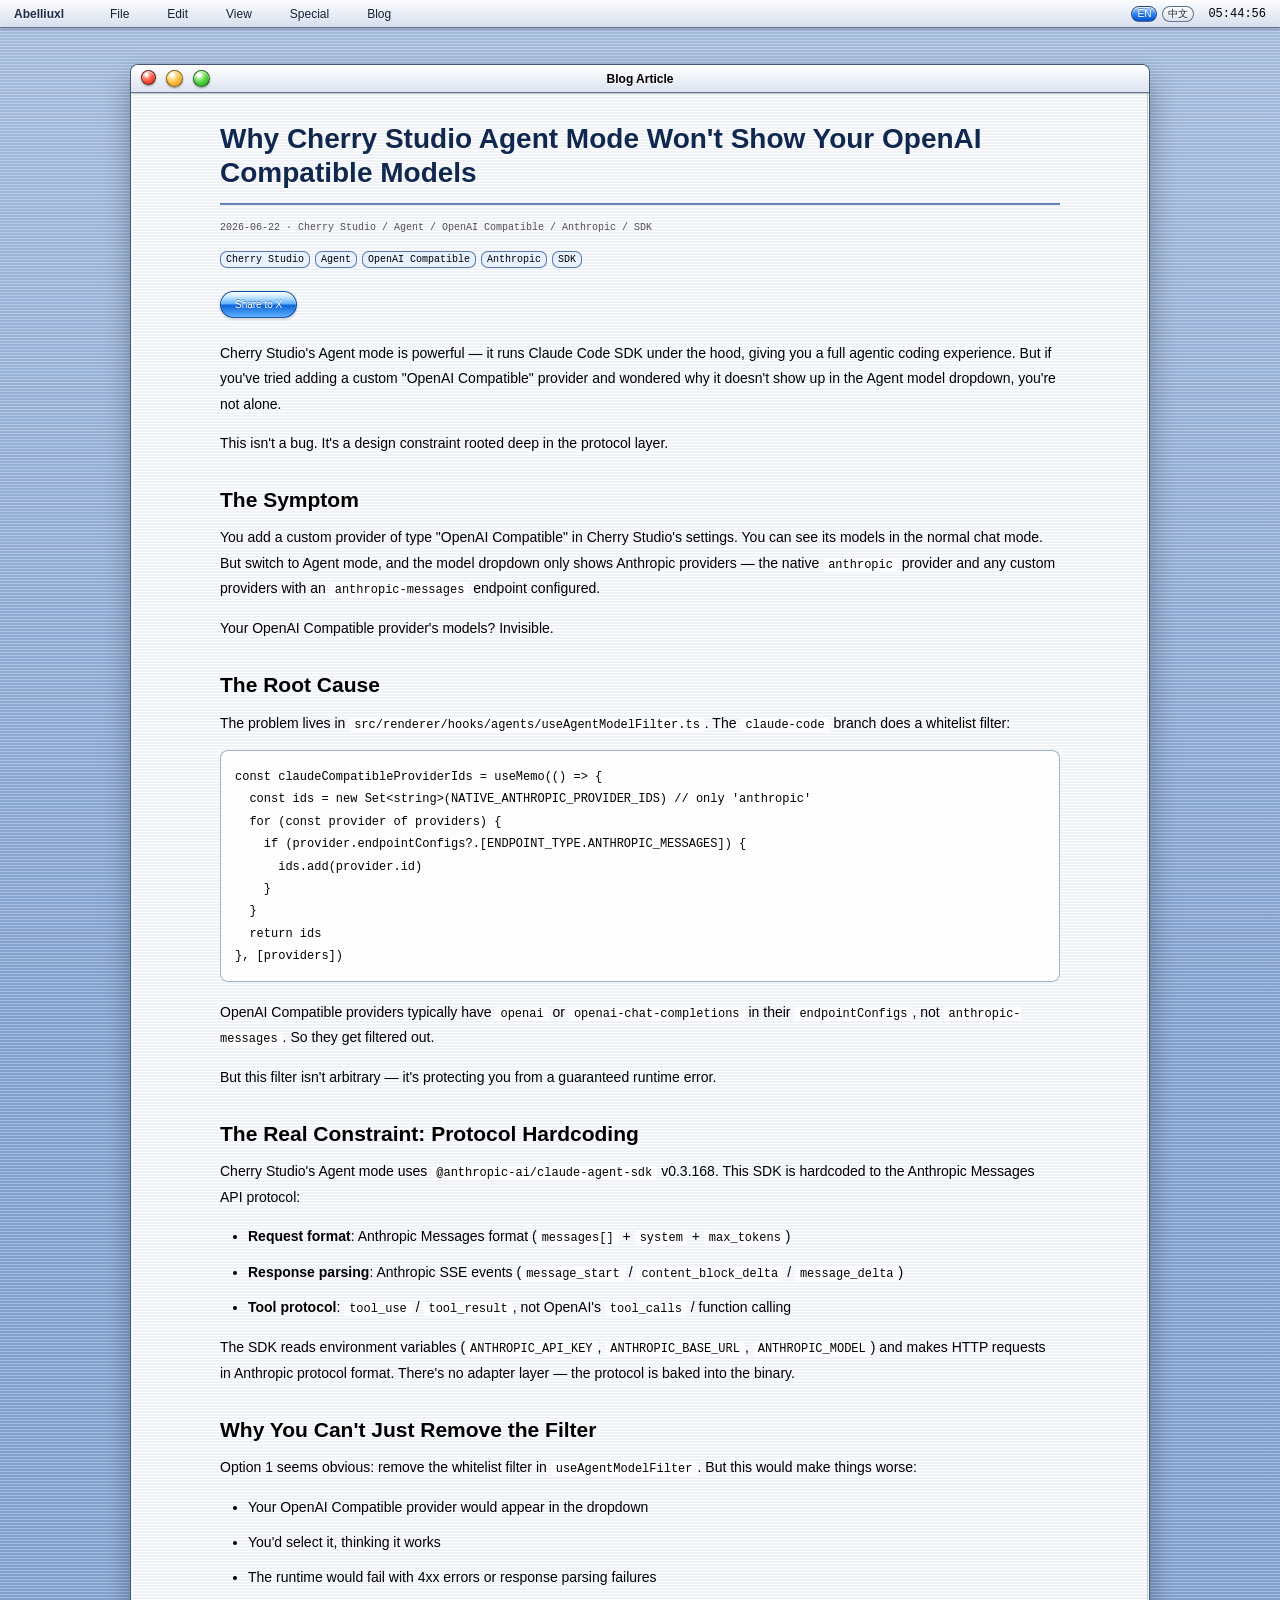
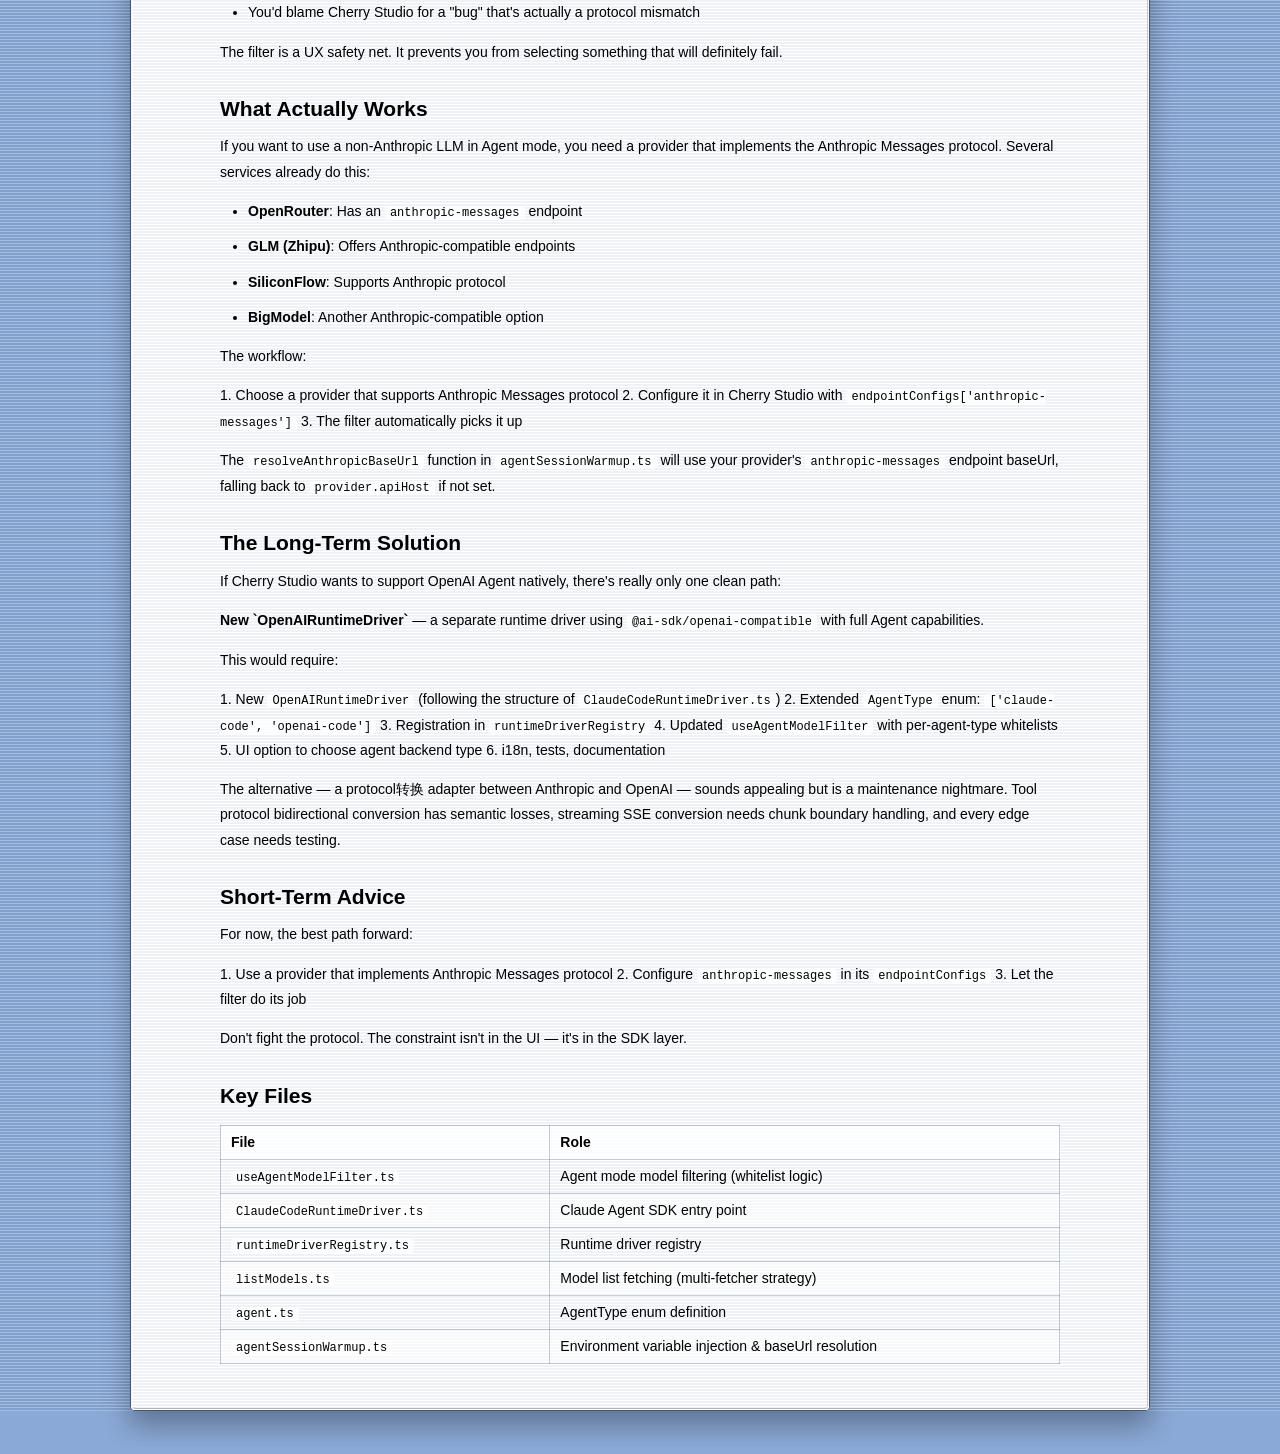
<file: blog/cherry-studio-agent-openai-compatible.html>
<!DOCTYPE html>
<html lang="zh-CN">
<head>
    <meta charset="UTF-8">
    <meta name="viewport" content="width=device-width, initial-scale=1.0">
    <title>Why Cherry Studio Agent Mode Won&#39;t Show Your OpenAI Compatible Models - Abelliuxl Macintosh</title>
    <link rel="icon" type="image/png" href="/favicon.png">
    <style>
        :root {
            --color-black: #000000;
            --color-white: #ffffff;
            --color-gray-10: #f8f8f8;
            --color-gray-15: #eeeeee;
            --color-gray-25: #d9d9d9;
            --color-gray-35: #c8c8c8;
            --color-gray-50: #929292;
            --color-gray-75: #4f4f4f;
            --color-aqua-blue: #2f83f7;
            --color-aqua-blue-dark: #0751c9;
            --color-aqua-blue-light: #b9ddff;
            --color-aqua-window: #f7f7f7;
            --color-aqua-desktop: #8aa9d6;
            --color-link: #003fbd;
            --font-family-system: "Lucida Grande", "Geneva", "Helvetica", Arial, sans-serif;
            --font-family-mono: "Monaco", "Courier New", monospace;
            --font-size-xs: 9px;
            --font-size-sm: 10px;
            --font-size-md: 12px;
            --font-size-lg: 14px;
            --font-size-xl: 18px;
            --font-size-2xl: 24px;
            --line-height-normal: 1.5;
            --line-height-relaxed: 1.8;
            --spacing-1: 4px;
            --spacing-2: 8px;
            --spacing-3: 12px;
            --spacing-4: 16px;
            --spacing-5: 20px;
            --spacing-6: 24px;
            --spacing-8: 32px;
            --menubar-height: 24px;
            --border-width-thick: 3px;
            --border-width-thin: 2px;
            --border-width-hairline: 1px;
            --shadow-hard-lg: 0 14px 28px rgba(0, 0, 0, 0.32);
        }

        * {
            box-sizing: border-box;
            margin: 0;
            padding: 0;
        }

        html,
        body {
            min-height: 100%;
            font-family: var(--font-family-system);
            font-size: var(--font-size-md);
            line-height: var(--line-height-normal);
            background: var(--color-aqua-desktop);
            color: var(--color-black);
        }

        body {
            background-image:
                linear-gradient(180deg, rgba(255,255,255,0.28), rgba(255,255,255,0) 34%),
                repeating-linear-gradient(
                    0deg,
                    rgba(255,255,255,0.24),
                    rgba(255,255,255,0.24) 1px,
                    rgba(94, 122, 166, 0.18) 1px,
                    rgba(94, 122, 166, 0.18) 3px
                );
            padding-top: var(--menubar-height);
        }

        .menu-bar {
            position: fixed;
            top: 0;
            left: 0;
            right: 0;
            height: var(--menubar-height);
            background:
                linear-gradient(180deg, rgba(255, 255, 255, 0.96), rgba(218, 225, 238, 0.94));
            border-bottom: var(--border-width-hairline) solid rgba(42, 65, 98, 0.72);
            display: flex;
            align-items: center;
            padding: 0 var(--spacing-3);
            z-index: 1000;
            box-shadow:
                inset 0 1px 0 var(--color-white),
                0 1px 3px rgba(0, 0, 0, 0.28);
        }

        .menu-bar .logo {
            font-weight: bold;
            font-size: var(--font-size-sm);
            padding-right: var(--spacing-4);
            color: #1d2b45;
            text-shadow: 0 1px 0 var(--color-white);
            text-decoration: none;
        }

        .menu-bar .logo:hover {
            color: #1d2b45;
            background: none;
        }

        .menu-bar .menu-items {
            display: flex;
            gap: var(--spacing-4);
            margin-left: var(--spacing-4);
        }

        .menu-bar .menu-item,
        .menu-bar .clock {
            font-size: var(--font-size-sm);
        }

        .menu-bar .menu-item {
            padding: 2px var(--spacing-2);
            border-radius: 10px;
            color: #182235;
        }

        .menu-bar .menu-item:hover {
            background: linear-gradient(180deg, var(--color-aqua-blue-light), var(--color-aqua-blue), var(--color-aqua-blue-dark));
            color: var(--color-white);
            text-shadow: 0 -1px 0 rgba(0, 0, 0, 0.35);
        }

        .menu-bar .clock {
            margin-left: auto;
            font-family: var(--font-family-mono);
        }

        main {
            width: min(880px, calc(100vw - 32px));
            margin: var(--spacing-8) auto;
        }

        .window {
            position: relative;
            background: var(--color-aqua-window);
            border: var(--border-width-hairline) solid rgba(43, 66, 102, 0.88);
            box-shadow: var(--shadow-hard-lg);
            padding: 0;
            border-radius: 8px 8px 5px 5px;
            overflow: hidden;
        }

        .window::before {
            content: '';
            position: absolute;
            inset: 1px;
            pointer-events: none;
            border-radius: 7px 7px 4px 4px;
            border-top: var(--border-width-hairline) solid rgba(255, 255, 255, 0.92);
            border-left: var(--border-width-hairline) solid rgba(255, 255, 255, 0.72);
            border-right: var(--border-width-hairline) solid rgba(0, 0, 0, 0.18);
            border-bottom: var(--border-width-hairline) solid rgba(0, 0, 0, 0.26);
        }

        .window-titlebar {
            height: 24px;
            background:
                linear-gradient(180deg, rgba(255, 255, 255, 0.96), rgba(218, 225, 238, 0.94));
            color: var(--color-black);
            display: flex;
            align-items: center;
            justify-content: center;
            font-size: var(--font-size-sm);
            font-weight: bold;
            border-bottom: var(--border-width-hairline) solid rgba(42, 65, 98, 0.72);
            text-shadow: 0 1px 0 var(--color-white);
            position: relative;
        }

        .window-titlebar .controls {
            position: absolute;
            left: var(--spacing-2);
            display: flex;
            gap: var(--spacing-2);
        }

        .window-close-btn,
        .window-titlebar .controls::before,
        .window-titlebar .controls::after {
            content: '';
            width: 13px;
            height: 13px;
            border-radius: 50%;
            box-shadow:
                inset 0 1px 1px rgba(255,255,255,0.85),
                0 1px 2px rgba(0,0,0,0.42);
        }

        .window-close-btn {
            display: block;
            border: var(--border-width-hairline) solid rgba(102, 31, 27, 0.95);
            background:
                radial-gradient(circle at 35% 28%, #ffffff 0 12%, #ffad9f 20%, #ff5a43 48%, #bb1e12 100%);
            order: 0;
        }

        .window-titlebar .controls::before {
            border: var(--border-width-hairline) solid rgba(123, 82, 6, 0.88);
            background:
                radial-gradient(circle at 35% 28%, #ffffff 0 12%, #ffe8a1 20%, #ffc446 48%, #d18505 100%);
            order: 1;
        }

        .window-titlebar .controls::after {
            border: var(--border-width-hairline) solid rgba(29, 92, 27, 0.88);
            background:
                radial-gradient(circle at 35% 28%, #ffffff 0 12%, #bff5aa 20%, #59d748 48%, #159616 100%);
            order: 2;
        }

        .window-titlebar span {
            background: transparent;
            border: 0;
            line-height: 24px;
            padding: 0 var(--spacing-3);
        }

        .window-content {
            padding: var(--spacing-6);
            background-color: var(--color-white);
            background-image:
                repeating-linear-gradient(
                    0deg,
                    rgba(255,255,255,0.92),
                    rgba(255,255,255,0.92) 1px,
                    rgba(232, 236, 242, 0.72) 1px,
                    rgba(232, 236, 242, 0.72) 3px
                );
            border-top: var(--border-width-hairline) solid rgba(0, 0, 0, 0.22);
        }

        article {
            max-width: 720px;
            margin: 0 auto;
        }

        h1 {
            font-size: var(--font-size-2xl);
            line-height: 1.2;
            overflow-wrap: anywhere;
            border-bottom: var(--border-width-thin) solid rgba(41, 91, 157, 0.72);
            padding-bottom: var(--spacing-3);
            margin-bottom: var(--spacing-3);
            color: #10284f;
            text-shadow: 0 1px 0 var(--color-white);
        }

        h2 {
            font-size: var(--font-size-xl);
            margin: var(--spacing-6) 0 var(--spacing-2);
        }

        h3 {
            font-size: var(--font-size-lg);
            margin: var(--spacing-4) 0 var(--spacing-2);
        }

        p {
            margin-bottom: var(--spacing-3);
            line-height: var(--line-height-relaxed);
        }

        ul,
        ol {
            margin: 0 0 var(--spacing-3) var(--spacing-6);
            line-height: var(--line-height-relaxed);
        }

        li {
            margin-bottom: var(--spacing-2);
        }

        a {
            color: var(--color-link);
            text-decoration: underline;
        }

        a:hover {
            background: var(--color-aqua-blue-dark);
            color: var(--color-white);
        }

        .meta,
        .back-link {
            font-family: var(--font-family-mono);
            font-size: var(--font-size-xs);
            color: var(--color-gray-75);
        }

        .back-link {
            display: inline-block;
            margin-bottom: var(--spacing-4);
            color: var(--color-link);
        }

        .tags {
            display: flex;
            flex-wrap: wrap;
            gap: var(--spacing-1);
            margin: var(--spacing-3) 0 var(--spacing-5);
        }

        .article-actions {
            display: flex;
            flex-wrap: wrap;
            gap: var(--spacing-2);
            margin: var(--spacing-3) 0 var(--spacing-5);
        }

        .x-action {
            display: inline-block;
            border: var(--border-width-hairline) solid rgba(0, 66, 155, 0.88);
            background:
                linear-gradient(180deg, #ffffff 0%, #cdeaff 18%, #61afff 48%, #0a63d7 52%, #5eb0ff 100%);
            color: var(--color-white);
            padding: var(--spacing-1) var(--spacing-3);
            border-radius: 14px;
            font-family: var(--font-family-system);
            font-size: var(--font-size-xs);
            text-decoration: none;
            text-shadow: 0 -1px 0 rgba(0, 0, 0, 0.34);
            box-shadow:
                inset 0 1px 1px rgba(255,255,255,0.88),
                0 1px 3px rgba(0,0,0,0.24);
        }

        .x-action:hover {
            filter: brightness(1.08);
            color: var(--color-white);
            background:
                linear-gradient(180deg, #ffffff 0%, #cdeaff 18%, #61afff 48%, #0a63d7 52%, #5eb0ff 100%);
        }

        .tag {
            border: var(--border-width-hairline) solid rgba(36, 78, 142, 0.72);
            padding: 0 var(--spacing-1);
            font-family: var(--font-family-mono);
            font-size: var(--font-size-xs);
            background: #e7f1ff;
            border-radius: 7px;
        }

        code {
            font-family: var(--font-family-mono);
            font-size: var(--font-size-sm);
            background: rgba(255, 255, 255, 0.78);
            padding: 0 var(--spacing-1);
            border-radius: 3px;
        }

        pre {
            border: var(--border-width-hairline) solid rgba(65, 91, 130, 0.46);
            background: rgba(255, 255, 255, 0.78);
            border-radius: 8px;
            padding: var(--spacing-3);
            margin: var(--spacing-3) 0 var(--spacing-4);
            line-height: 1.6;
            white-space: pre-wrap;
            overflow-wrap: anywhere;
        }

        pre code {
            background: transparent;
            padding: 0;
        }

        blockquote {
            border-left: var(--border-width-thin) solid rgba(41, 91, 157, 0.72);
            padding-left: var(--spacing-3);
            margin: var(--spacing-4) 0;
            color: var(--color-black);
        }

        table {
            width: 100%;
            border-collapse: collapse;
            margin: var(--spacing-3) 0 var(--spacing-4);
            font-size: var(--font-size-md);
            line-height: 1.5;
        }

        thead {
            background: rgba(255, 255, 255, 0.78);
        }

        th, td {
            border: var(--border-width-hairline) solid rgba(65, 91, 130, 0.3);
            padding: 6px 10px;
            vertical-align: top;
        }

        th {
            font-weight: bold;
            white-space: nowrap;
        }

        tbody tr:nth-child(even) {
            background: rgba(255, 255, 255, 0.45);
        }

        .article-chart {
            border: var(--border-width-hairline) solid rgba(65, 91, 130, 0.46);
            background: rgba(255, 255, 255, 0.82);
            border-radius: 8px;
            padding: var(--spacing-4);
            margin: var(--spacing-4) 0 var(--spacing-5);
        }

        .chart-title {
            font-size: var(--font-size-lg);
            font-weight: bold;
            margin-bottom: var(--spacing-3);
            color: #10284f;
        }

        .chart-rows {
            display: grid;
            gap: var(--spacing-3);
        }

        .chart-row-header {
            display: flex;
            align-items: baseline;
            justify-content: space-between;
            gap: var(--spacing-3);
            margin-bottom: var(--spacing-1);
        }

        .chart-label {
            min-width: 0;
            overflow-wrap: anywhere;
        }

        .chart-value {
            flex: 0 0 auto;
            font-family: var(--font-family-mono);
            font-size: var(--font-size-sm);
            font-weight: bold;
        }

        .chart-track {
            height: 14px;
            background: var(--color-gray-15);
            border: var(--border-width-hairline) solid var(--color-gray-35);
            overflow: hidden;
        }

        .chart-bar {
            display: block;
            min-width: 2px;
            height: 100%;
        }

        .chart-bar-blue {
            background: var(--color-aqua-blue);
        }

        .chart-bar-slate {
            background: #6687b5;
        }

        .chart-bar-orange {
            background: #d8812c;
        }

        .chart-bar-red {
            background: #c8423a;
        }

        .chart-bar-green {
            background: #3a9b46;
        }

        .language-switcher {
            display: inline-flex;
            align-items: center;
            gap: var(--spacing-1);
            margin-left: auto;
            margin-right: var(--spacing-3);
        }

        .language-button {
            font-family: var(--font-family-system);
            font-size: var(--font-size-xs);
            line-height: 1;
            padding: 2px var(--spacing-1);
            border: var(--border-width-hairline) solid rgba(42, 65, 98, 0.72);
            border-radius: 8px;
            background: linear-gradient(180deg, rgba(255, 255, 255, 0.96), rgba(218, 225, 238, 0.94));
            color: #182235;
            cursor: pointer;
            text-shadow: 0 1px 0 var(--color-white);
            box-shadow: inset 0 1px 0 rgba(255, 255, 255, 0.7);
        }

        .language-button:hover {
            background: linear-gradient(180deg, var(--color-aqua-blue-light), var(--color-aqua-blue), var(--color-aqua-blue-dark));
            color: var(--color-white);
            text-shadow: 0 -1px 0 rgba(0, 0, 0, 0.35);
        }

        .language-button.active {
            background: linear-gradient(180deg, var(--color-aqua-blue-light), var(--color-aqua-blue), var(--color-aqua-blue-dark));
            color: var(--color-white);
            text-shadow: 0 -1px 0 rgba(0, 0, 0, 0.35);
            cursor: default;
        }

        .menu-bar .clock {
            margin-left: 0;
        }

        .article-chart figcaption {
            margin-top: var(--spacing-3);
            font-family: var(--font-family-mono);
            font-size: var(--font-size-xs);
            color: var(--color-gray-75);
            line-height: var(--line-height-normal);
        }

        @media (min-width: 768px) {
            :root {
                --font-size-xs: 10px;
                --font-size-sm: 12px;
                --font-size-md: 14px;
                --font-size-lg: 16px;
                --font-size-xl: 21px;
                --font-size-2xl: 28px;

                --spacing-1: 5px;
                --spacing-2: 10px;
                --spacing-3: 14px;
                --spacing-4: 18px;
                --spacing-5: 23px;
                --spacing-6: 28px;
                --spacing-8: 36px;
                --menubar-height: 28px;
            }

            main {
                width: min(1020px, calc(100vw - 36px));
                margin: var(--spacing-8) auto;
            }

            .window-titlebar {
                height: 28px;
            }

            .window-titlebar span {
                line-height: 28px;
            }

            .window-close-btn,
            .window-titlebar .controls::before,
            .window-titlebar .controls::after {
                width: 15px;
                height: 15px;
            }

            article {
                max-width: 840px;
            }
        }

        @media (max-width: 767px) {
            .menu-bar .menu-items {
                display: none;
            }

            main {
                width: calc(100vw - 16px);
                margin: var(--spacing-4) auto;
            }

            .window-content {
                padding: var(--spacing-4);
            }

            h1 {
                font-size: var(--font-size-xl);
            }
        }
    </style>
</head>
<body data-title-en="Why Cherry Studio Agent Mode Won&#39;t Show Your OpenAI Compatible Models - Abelliuxl Macintosh" data-title-zh="为什么 Cherry Studio Agent 模式不显示你的 OpenAI Compatible 模型 - Abelliuxl Macintosh">
    <div class="menu-bar">
        <a class="logo" href="/">Abelliuxl</a>
        <div class="menu-items">
            <div class="menu-item">File</div>
            <div class="menu-item">Edit</div>
            <div class="menu-item">View</div>
            <div class="menu-item">Special</div>
            <div class="menu-item">Blog</div>
        </div>
        <div class="language-switcher" role="group" aria-label="Language">
            <button class="language-button" type="button" data-language="en" onclick="setArticleLanguage('en')">EN</button>
            <button class="language-button" type="button" data-language="zh" onclick="setArticleLanguage('zh')">中文</button>
        </div>
        <div class="clock" id="clock">00:00:00</div>
    </div>

    <main>
        <div class="window">
            <div class="window-titlebar">
                <div class="controls"><a class="window-close-btn" href="/" aria-label="Close article and return to desktop"></a></div>
                <span>Blog Article</span>
            </div>
            <div class="window-content">
                <article>
                    <h1 data-lang="en">Why Cherry Studio Agent Mode Won&#39;t Show Your OpenAI Compatible Models</h1>
                    <h1 data-lang="zh" hidden>为什么 Cherry Studio Agent 模式不显示你的 OpenAI Compatible 模型</h1>
                    <p class="meta">2026-06-22 · Cherry Studio / Agent / OpenAI Compatible / Anthropic / SDK</p>
                    <div class="tags">
                        <span class="tag">Cherry Studio</span>
                        <span class="tag">Agent</span>
                        <span class="tag">OpenAI Compatible</span>
                        <span class="tag">Anthropic</span>
                        <span class="tag">SDK</span>
                    </div>
                    <div class="article-actions">
                        <a class="x-action" id="article-x-share" href="https://twitter.com/intent/tweet" target="_blank" rel="noopener noreferrer">
                            <span data-lang="en">Share to X</span>
                            <span data-lang="zh" hidden>分享到 X</span>
                        </a>
                    </div>
                    <div data-lang="en"><p>Cherry Studio&#39;s Agent mode is powerful — it runs Claude Code SDK under the hood, giving you a full agentic coding experience. But if you&#39;ve tried adding a custom &quot;OpenAI Compatible&quot; provider and wondered why it doesn&#39;t show up in the Agent model dropdown, you&#39;re not alone.</p>

<p>This isn&#39;t a bug. It&#39;s a design constraint rooted deep in the protocol layer.</p>

<h2>The Symptom</h2>

<p>You add a custom provider of type &quot;OpenAI Compatible&quot; in Cherry Studio&#39;s settings. You can see its models in the normal chat mode. But switch to Agent mode, and the model dropdown only shows Anthropic providers — the native <code>anthropic</code> provider and any custom providers with an <code>anthropic-messages</code> endpoint configured.</p>

<p>Your OpenAI Compatible provider&#39;s models? Invisible.</p>

<h2>The Root Cause</h2>

<p>The problem lives in <code>src/renderer/hooks/agents/useAgentModelFilter.ts</code>. The <code>claude-code</code> branch does a whitelist filter:</p>

<pre><code>const claudeCompatibleProviderIds = useMemo(() =&gt; {
  const ids = new Set&lt;string&gt;(NATIVE_ANTHROPIC_PROVIDER_IDS) // only &#39;anthropic&#39;
  for (const provider of providers) {
    if (provider.endpointConfigs?.[ENDPOINT_TYPE.ANTHROPIC_MESSAGES]) {
      ids.add(provider.id)
    }
  }
  return ids
}, [providers])</code></pre>

<p>OpenAI Compatible providers typically have <code>openai</code> or <code>openai-chat-completions</code> in their <code>endpointConfigs</code>, not <code>anthropic-messages</code>. So they get filtered out.</p>

<p>But this filter isn&#39;t arbitrary — it&#39;s protecting you from a guaranteed runtime error.</p>

<h2>The Real Constraint: Protocol Hardcoding</h2>

<p>Cherry Studio&#39;s Agent mode uses <code>@anthropic-ai/claude-agent-sdk</code> v0.3.168. This SDK is hardcoded to the Anthropic Messages API protocol:</p>

<ul>
<li><strong>Request format</strong>: Anthropic Messages format (<code>messages[]</code> + <code>system</code> + <code>max_tokens</code>)</li>
<li><strong>Response parsing</strong>: Anthropic SSE events (<code>message_start</code> / <code>content_block_delta</code> / <code>message_delta</code>)</li>
<li><strong>Tool protocol</strong>: <code>tool_use</code> / <code>tool_result</code>, not OpenAI&#39;s <code>tool_calls</code> / function calling</li>
</ul>

<p>The SDK reads environment variables (<code>ANTHROPIC_API_KEY</code>, <code>ANTHROPIC_BASE_URL</code>, <code>ANTHROPIC_MODEL</code>) and makes HTTP requests in Anthropic protocol format. There&#39;s no adapter layer — the protocol is baked into the binary.</p>

<h2>Why You Can&#39;t Just Remove the Filter</h2>

<p>Option 1 seems obvious: remove the whitelist filter in <code>useAgentModelFilter</code>. But this would make things worse:</p>

<ul>
<li>Your OpenAI Compatible provider would appear in the dropdown</li>
<li>You&#39;d select it, thinking it works</li>
<li>The runtime would fail with 4xx errors or response parsing failures</li>
<li>You&#39;d blame Cherry Studio for a &quot;bug&quot; that&#39;s actually a protocol mismatch</li>
</ul>

<p>The filter is a UX safety net. It prevents you from selecting something that will definitely fail.</p>

<h2>What Actually Works</h2>

<p>If you want to use a non-Anthropic LLM in Agent mode, you need a provider that implements the Anthropic Messages protocol. Several services already do this:</p>

<ul>
<li><strong>OpenRouter</strong>: Has an <code>anthropic-messages</code> endpoint</li>
<li><strong>GLM (Zhipu)</strong>: Offers Anthropic-compatible endpoints</li>
<li><strong>SiliconFlow</strong>: Supports Anthropic protocol</li>
<li><strong>BigModel</strong>: Another Anthropic-compatible option</li>
</ul>

<p>The workflow:</p>

<p>1. Choose a provider that supports Anthropic Messages protocol 2. Configure it in Cherry Studio with <code>endpointConfigs[&#39;anthropic-messages&#39;]</code> 3. The filter automatically picks it up</p>

<p>The <code>resolveAnthropicBaseUrl</code> function in <code>agentSessionWarmup.ts</code> will use your provider&#39;s <code>anthropic-messages</code> endpoint baseUrl, falling back to <code>provider.apiHost</code> if not set.</p>

<h2>The Long-Term Solution</h2>

<p>If Cherry Studio wants to support OpenAI Agent natively, there&#39;s really only one clean path:</p>

<p><strong>New `OpenAIRuntimeDriver`</strong> — a separate runtime driver using <code>@ai-sdk/openai-compatible</code> with full Agent capabilities.</p>

<p>This would require:</p>

<p>1. New <code>OpenAIRuntimeDriver</code> (following the structure of <code>ClaudeCodeRuntimeDriver.ts</code>) 2. Extended <code>AgentType</code> enum: <code>[&#39;claude-code&#39;, &#39;openai-code&#39;]</code> 3. Registration in <code>runtimeDriverRegistry</code> 4. Updated <code>useAgentModelFilter</code> with per-agent-type whitelists 5. UI option to choose agent backend type 6. i18n, tests, documentation</p>

<p>The alternative — a protocol转换 adapter between Anthropic and OpenAI — sounds appealing but is a maintenance nightmare. Tool protocol bidirectional conversion has semantic losses, streaming SSE conversion needs chunk boundary handling, and every edge case needs testing.</p>

<h2>Short-Term Advice</h2>

<p>For now, the best path forward:</p>

<p>1. Use a provider that implements Anthropic Messages protocol 2. Configure <code>anthropic-messages</code> in its <code>endpointConfigs</code> 3. Let the filter do its job</p>

<p>Don&#39;t fight the protocol. The constraint isn&#39;t in the UI — it&#39;s in the SDK layer.</p>

<h2>Key Files</h2>

<table>
<thead><tr><th style="text-align:left">File</th><th style="text-align:left">Role</th></tr></thead>
<tbody>
<tr><td style="text-align:left"><code>useAgentModelFilter.ts</code></td><td style="text-align:left">Agent mode model filtering (whitelist logic)</td></tr>
<tr><td style="text-align:left"><code>ClaudeCodeRuntimeDriver.ts</code></td><td style="text-align:left">Claude Agent SDK entry point</td></tr>
<tr><td style="text-align:left"><code>runtimeDriverRegistry.ts</code></td><td style="text-align:left">Runtime driver registry</td></tr>
<tr><td style="text-align:left"><code>listModels.ts</code></td><td style="text-align:left">Model list fetching (multi-fetcher strategy)</td></tr>
<tr><td style="text-align:left"><code>agent.ts</code></td><td style="text-align:left">AgentType enum definition</td></tr>
<tr><td style="text-align:left"><code>agentSessionWarmup.ts</code></td><td style="text-align:left">Environment variable injection &amp; baseUrl resolution</td></tr>
</tbody>
</table></div>
                    <div data-lang="zh" hidden><p>Cherry Studio 的 Agent 模式很强大——底层跑的是 Claude Code SDK，给你完整的 agentic coding 体验。但如果你试过添加自定义的 &quot;OpenAI Compatible&quot; provider，却发现它在 Agent 模式下拉菜单里不显示，你不是一个人。</p>

<p>这不是 bug。这是协议层深处的设计约束。</p>

<h2>症状</h2>

<p>你在 Cherry Studio 设置里添加了一个 &quot;OpenAI Compatible&quot; 类型的自定义 provider。在普通聊天模式下能看到它的模型。但切到 Agent 模式，模型下拉菜单只显示 Anthropic 的 provider——原生 <code>anthropic</code> provider 和任何配置了 <code>anthropic-messages</code> endpoint 的自定义 provider。</p>

<p>你的 OpenAI Compatible provider 的模型？看不见。</p>

<h2>根本原因</h2>

<p>问题出在 <code>src/renderer/hooks/agents/useAgentModelFilter.ts</code> 的 <code>claude-code</code> 分支，它做了白名单过滤：</p>

<pre><code>const claudeCompatibleProviderIds = useMemo(() =&gt; {
  const ids = new Set&lt;string&gt;(NATIVE_ANTHROPIC_PROVIDER_IDS) // 只包含 &#39;anthropic&#39;
  for (const provider of providers) {
    if (provider.endpointConfigs?.[ENDPOINT_TYPE.ANTHROPIC_MESSAGES]) {
      ids.add(provider.id)
    }
  }
  return ids
}, [providers])</code></pre>

<p>OpenAI Compatible provider 的 <code>endpointConfigs</code> 通常是 <code>openai</code> 或 <code>openai-chat-completions</code>，没有 <code>anthropic-messages</code>，所以被排除在外。</p>

<p>但这个过滤不是随意的——它在保护你免受必然的运行时错误。</p>

<h2>真正的约束：协议硬编码</h2>

<p>Cherry Studio 的 Agent 模式使用 <code>@anthropic-ai/claude-agent-sdk</code> v0.3.168。这个 SDK 硬编码为 Anthropic Messages API 协议：</p>

<ul>
<li><strong>请求格式</strong>：Anthropic Messages 格式（<code>messages[]</code> + <code>system</code> + <code>max_tokens</code>）</li>
<li><strong>响应解析</strong>：Anthropic SSE 事件（<code>message_start</code> / <code>content_block_delta</code> / <code>message_delta</code>）</li>
<li><strong>Tool 协议</strong>：<code>tool_use</code> / <code>tool_result</code>，不是 OpenAI 的 <code>tool_calls</code> / function calling</li>
</ul>

<p>SDK 读取环境变量（<code>ANTHROPIC_API_KEY</code>、<code>ANTHROPIC_BASE_URL</code>、<code>ANTHROPIC_MODEL</code>），然后以 Anthropic 协议格式发起 HTTP 请求。没有适配层——协议是写死在二进制文件里的。</p>

<h2>为什么不能简单去掉过滤器</h2>

<p>选项 1 看起来很简单：去掉 <code>useAgentModelFilter</code> 的白名单过滤。但这会让事情变得更糟：</p>

<ul>
<li>你的 OpenAI Compatible provider 会出现在下拉菜单中</li>
<li>你会选中它，以为能用</li>
<li>运行时会报 4xx 错误或响应解析失败</li>
<li>你会怪 Cherry Studio 有 &quot;bug&quot;，实际上这是协议不匹配</li>
</ul>

<p>过滤器是 UX 安全网。它防止你选择一个肯定会失败的选项。</p>

<h2>实际可行的方案</h2>

<p>如果你想在 Agent 模式下使用非 Anthropic 的 LLM，你需要一个实现了 Anthropic Messages 协议的 provider。已经有几个服务做到了：</p>

<ul>
<li><strong>OpenRouter</strong>：有 <code>anthropic-messages</code> endpoint</li>
<li><strong>GLM（智谱）</strong>：提供 Anthropic 兼容的 endpoint</li>
<li><strong>SiliconFlow</strong>：支持 Anthropic 协议</li>
<li><strong>BigModel</strong>：另一个 Anthropic 兼容选项</li>
</ul>

<p>工作流程：</p>

<p>1. 选择一个支持 Anthropic Messages 协议的 provider 2. 在 Cherry Studio 中配置 <code>endpointConfigs[&#39;anthropic-messages&#39;]</code> 3. 过滤器会自动放行</p>

<p><code>agentSessionWarmup.ts</code> 中的 <code>resolveAnthropicBaseUrl</code> 函数会使用你 provider 的 <code>anthropic-messages</code> endpoint baseUrl，如果没有设置则 fallback 到 <code>provider.apiHost</code>。</p>

<h2>长期解决方案</h2>

<p>如果 Cherry Studio 想要原生支持 OpenAI Agent，只有一条干净的路径：</p>

<p><strong>新增 `OpenAIRuntimeDriver`</strong>——一个独立的 runtime driver，使用 <code>@ai-sdk/openai-compatible</code> 实现完整的 Agent 能力。</p>

<p>这需要：</p>

<p>1. 新增 <code>OpenAIRuntimeDriver</code>（参考 <code>ClaudeCodeRuntimeDriver.ts</code> 的结构） 2. 扩展 <code>AgentType</code> 枚举：<code>[&#39;claude-code&#39;, &#39;openai-code&#39;]</code> 3. 在 <code>runtimeDriverRegistry</code> 注册新 driver 4. 更新 <code>useAgentModelFilter</code>，按 agent 类型选择不同白名单 5. 新增 UI 选项让用户选择 agent 后端类型 6. i18n、测试、文档</p>

<p>另一个选项——Anthropic 和 OpenAI 之间的协议转换 adapter——听起来诱人，但是维护噩梦。Tool 协议双向转换有语义损失，流式 SSE 转换需要处理 chunk 边界，每个边界情况都需要测试。</p>

<h2>短期建议</h2>

<p>目前最好的路径：</p>

<p>1. 使用一个实现了 Anthropic Messages 协议的 provider 2. 在 <code>endpointConfigs</code> 中配置 <code>anthropic-messages</code> 3. 让过滤器做它的工作</p>

<p>不要对抗协议。约束不在 UI 层——在 SDK 层。</p>

<h2>关键文件</h2>

<table>
<thead><tr><th style="text-align:left">文件</th><th style="text-align:left">作用</th></tr></thead>
<tbody>
<tr><td style="text-align:left"><code>useAgentModelFilter.ts</code></td><td style="text-align:left">Agent 模式 model 过滤（白名单逻辑）</td></tr>
<tr><td style="text-align:left"><code>ClaudeCodeRuntimeDriver.ts</code></td><td style="text-align:left">Claude Agent SDK 入口</td></tr>
<tr><td style="text-align:left"><code>runtimeDriverRegistry.ts</code></td><td style="text-align:left">Runtime driver 注册表</td></tr>
<tr><td style="text-align:left"><code>listModels.ts</code></td><td style="text-align:left">模型列表获取（多 fetcher 策略）</td></tr>
<tr><td style="text-align:left"><code>agent.ts</code></td><td style="text-align:left">AgentType enum 定义</td></tr>
<tr><td style="text-align:left"><code>agentSessionWarmup.ts</code></td><td style="text-align:left">环境变量注入与 baseUrl 解析</td></tr>
</tbody>
</table></div>
                </article>
            </div>
        </div>
    </main>

    <script>
        const LANGUAGE_STORAGE_KEY = 'homepage-language';
        const SUPPORTED_LANGUAGES = ['en', 'zh'];
        let currentArticleLanguage = SUPPORTED_LANGUAGES.includes(localStorage.getItem(LANGUAGE_STORAGE_KEY))
            ? localStorage.getItem(LANGUAGE_STORAGE_KEY)
            : 'en';

        function updateClock() {
            const now = new Date();
            const hours = String(now.getHours()).padStart(2, '0');
            const minutes = String(now.getMinutes()).padStart(2, '0');
            const seconds = String(now.getSeconds()).padStart(2, '0');
            document.getElementById('clock').textContent = `${hours}:${minutes}:${seconds}`;
        }

        function updateShareLink() {
            const link = document.getElementById('article-x-share');
            if (!link) return;
            const intent = new URL('https://twitter.com/intent/tweet');
            intent.searchParams.set('text', document.title.replace(' - Abelliuxl Macintosh', ''));
            intent.searchParams.set('url', window.location.href);
            link.href = intent.href;
        }

        function applyArticleLanguage(language) {
            if (!SUPPORTED_LANGUAGES.includes(language)) return;
            currentArticleLanguage = language;
            document.querySelectorAll('[data-lang]').forEach((element) => {
                element.hidden = element.dataset.lang !== language;
            });
            document.documentElement.lang = language === 'zh' ? 'zh-CN' : 'en';
            const titleKey = language === 'zh' ? 'titleZh' : 'titleEn';
            if (document.body.dataset[titleKey]) {
                document.title = document.body.dataset[titleKey];
            }
            document.querySelectorAll('.language-button').forEach((button) => {
                const isActive = button.dataset.language === language;
                button.classList.toggle('active', isActive);
                button.setAttribute('aria-pressed', isActive ? 'true' : 'false');
            });
            updateShareLink();
        }

        function setArticleLanguage(language) {
            if (!SUPPORTED_LANGUAGES.includes(language)) return;
            try {
                localStorage.setItem(LANGUAGE_STORAGE_KEY, language);
            } catch (error) {
                // localStorage may be unavailable (private mode); continue in-memory only.
            }
            applyArticleLanguage(language);
        }

        updateClock();
        setInterval(updateClock, 1000);
        applyArticleLanguage(currentArticleLanguage);
    </script>
</body>
</html>
</file>
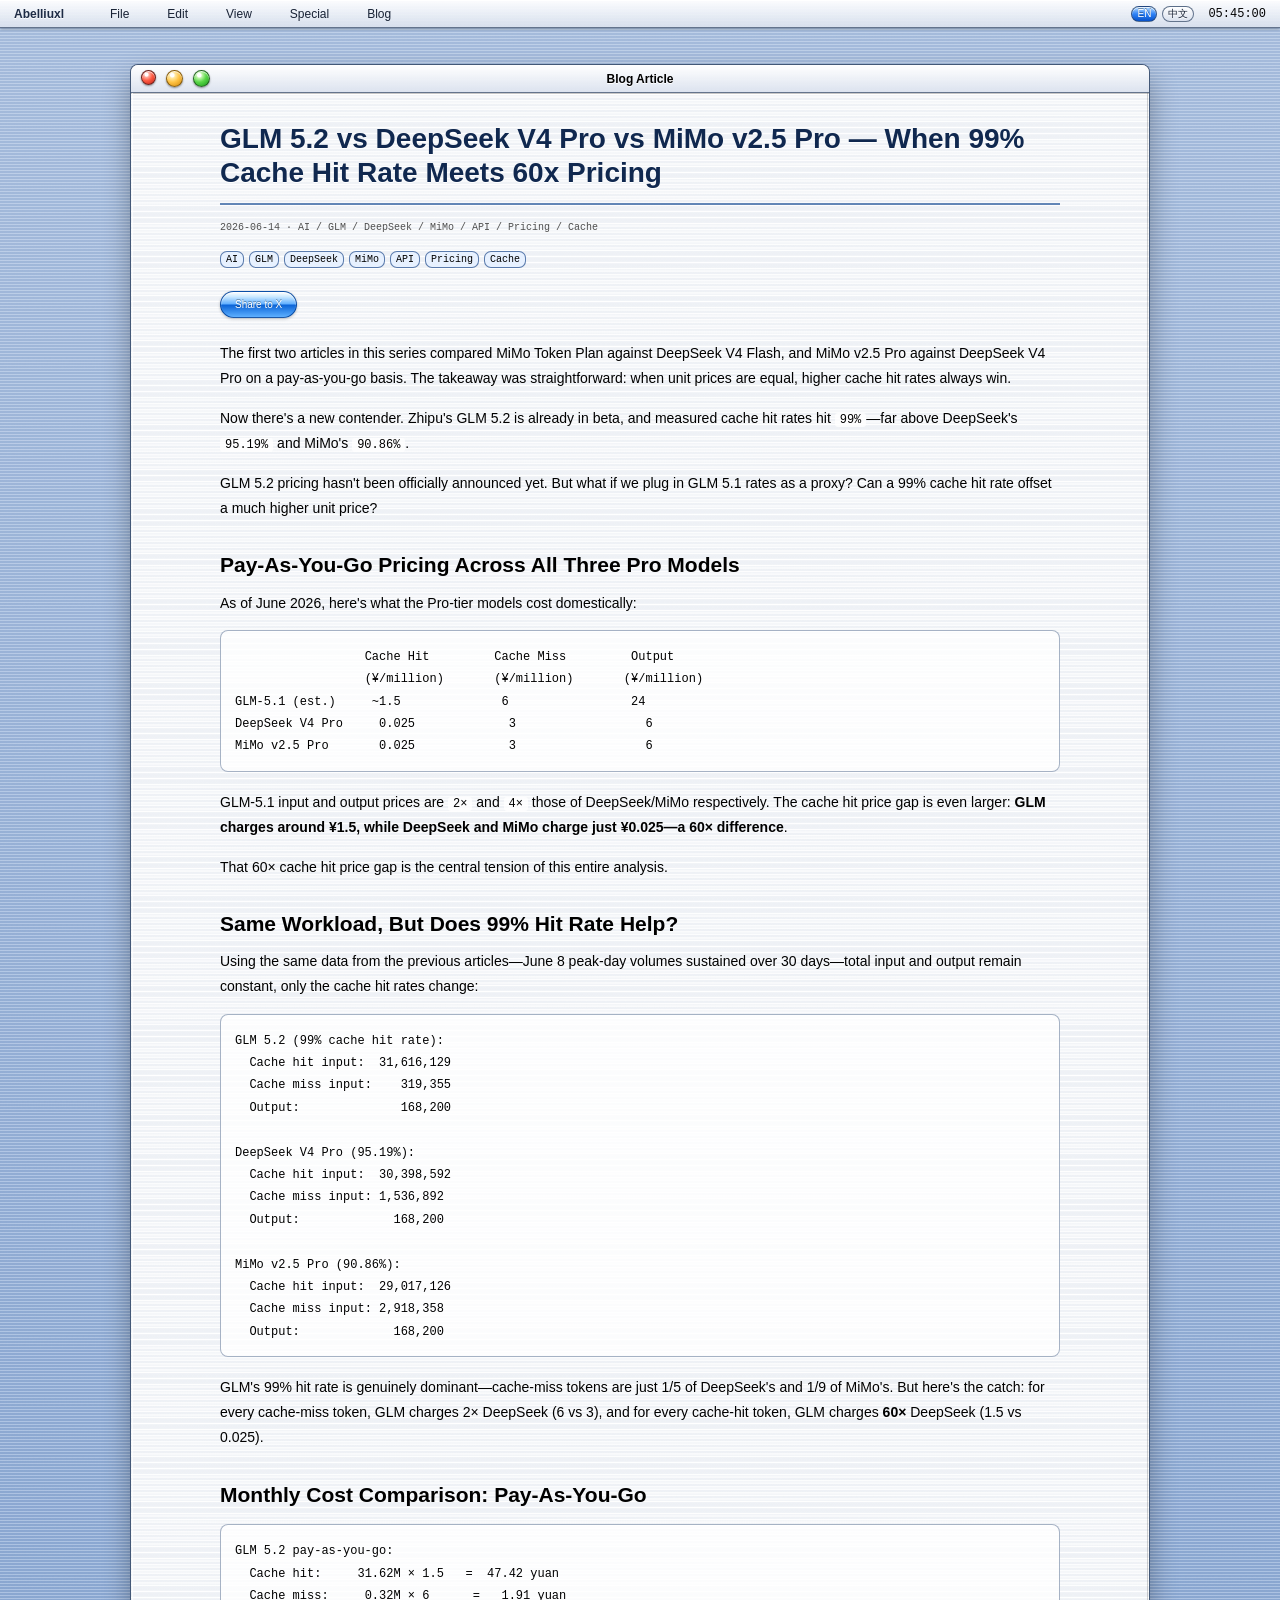
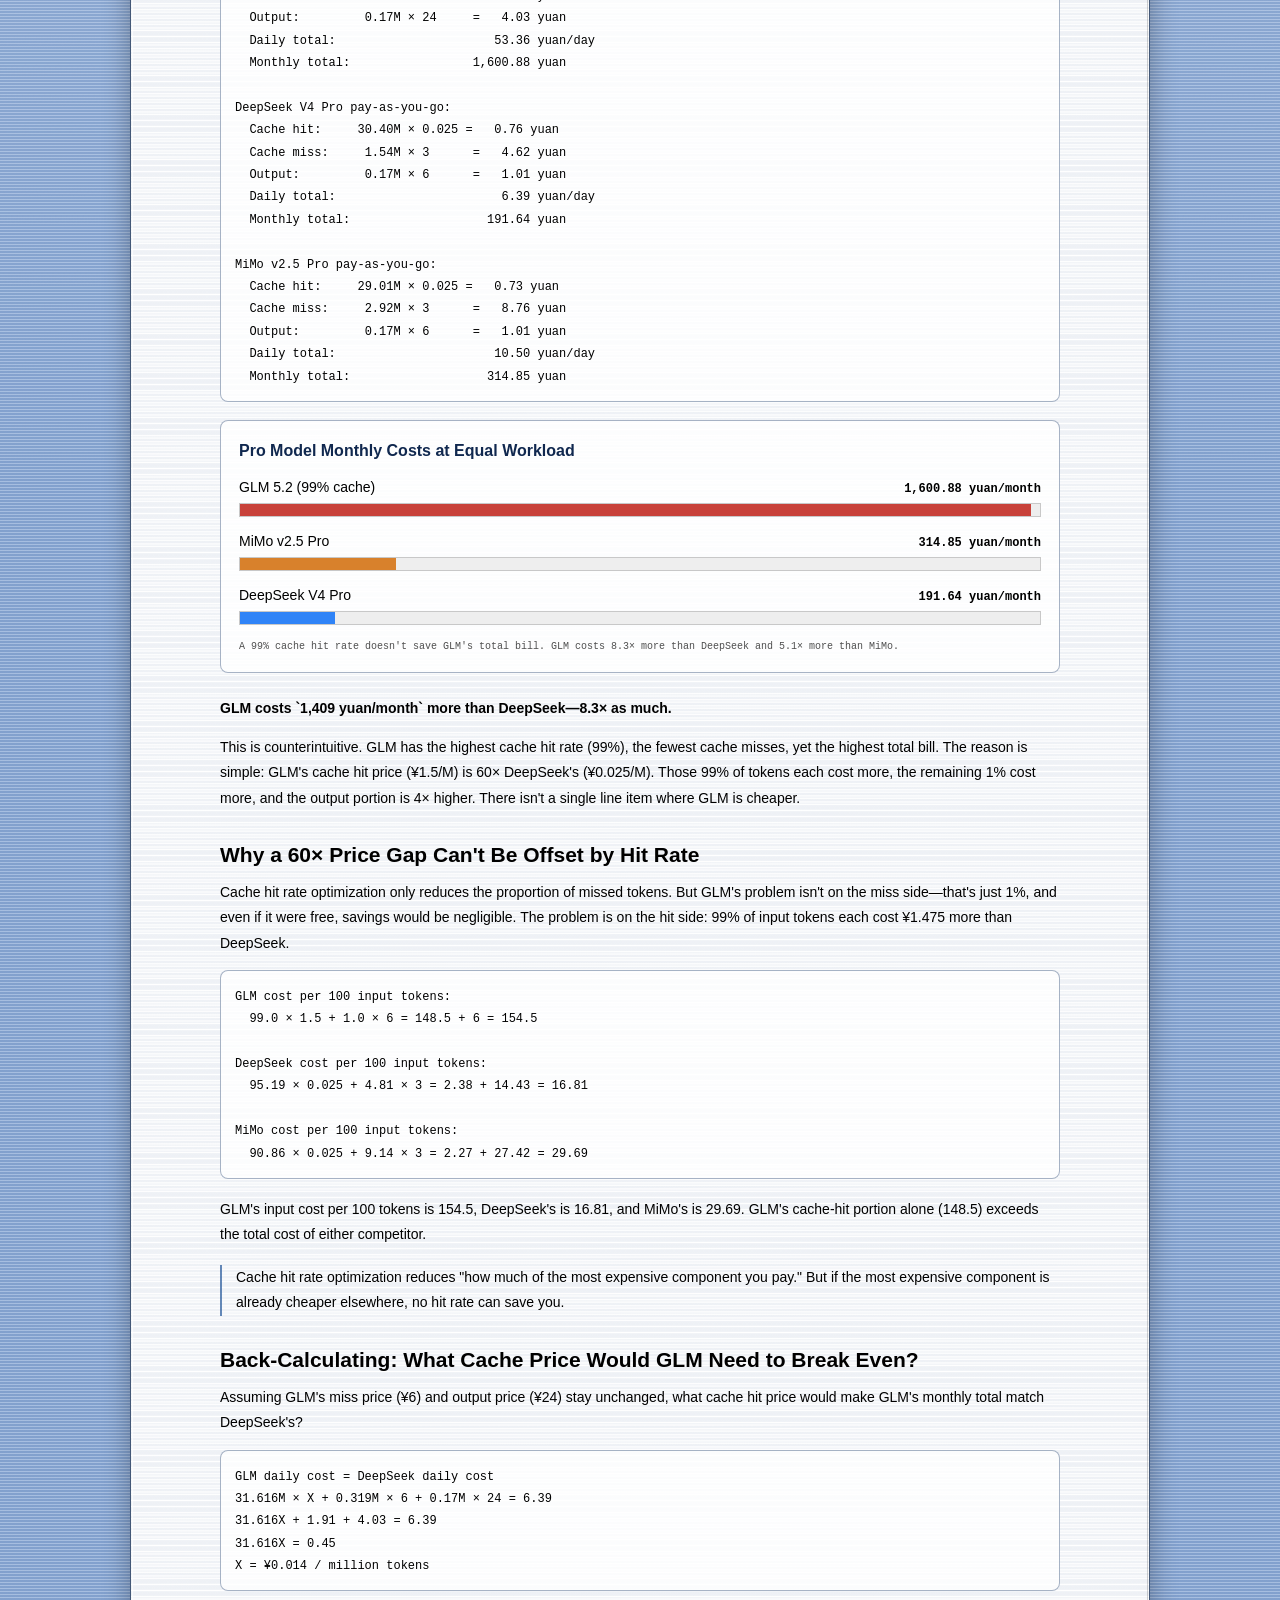
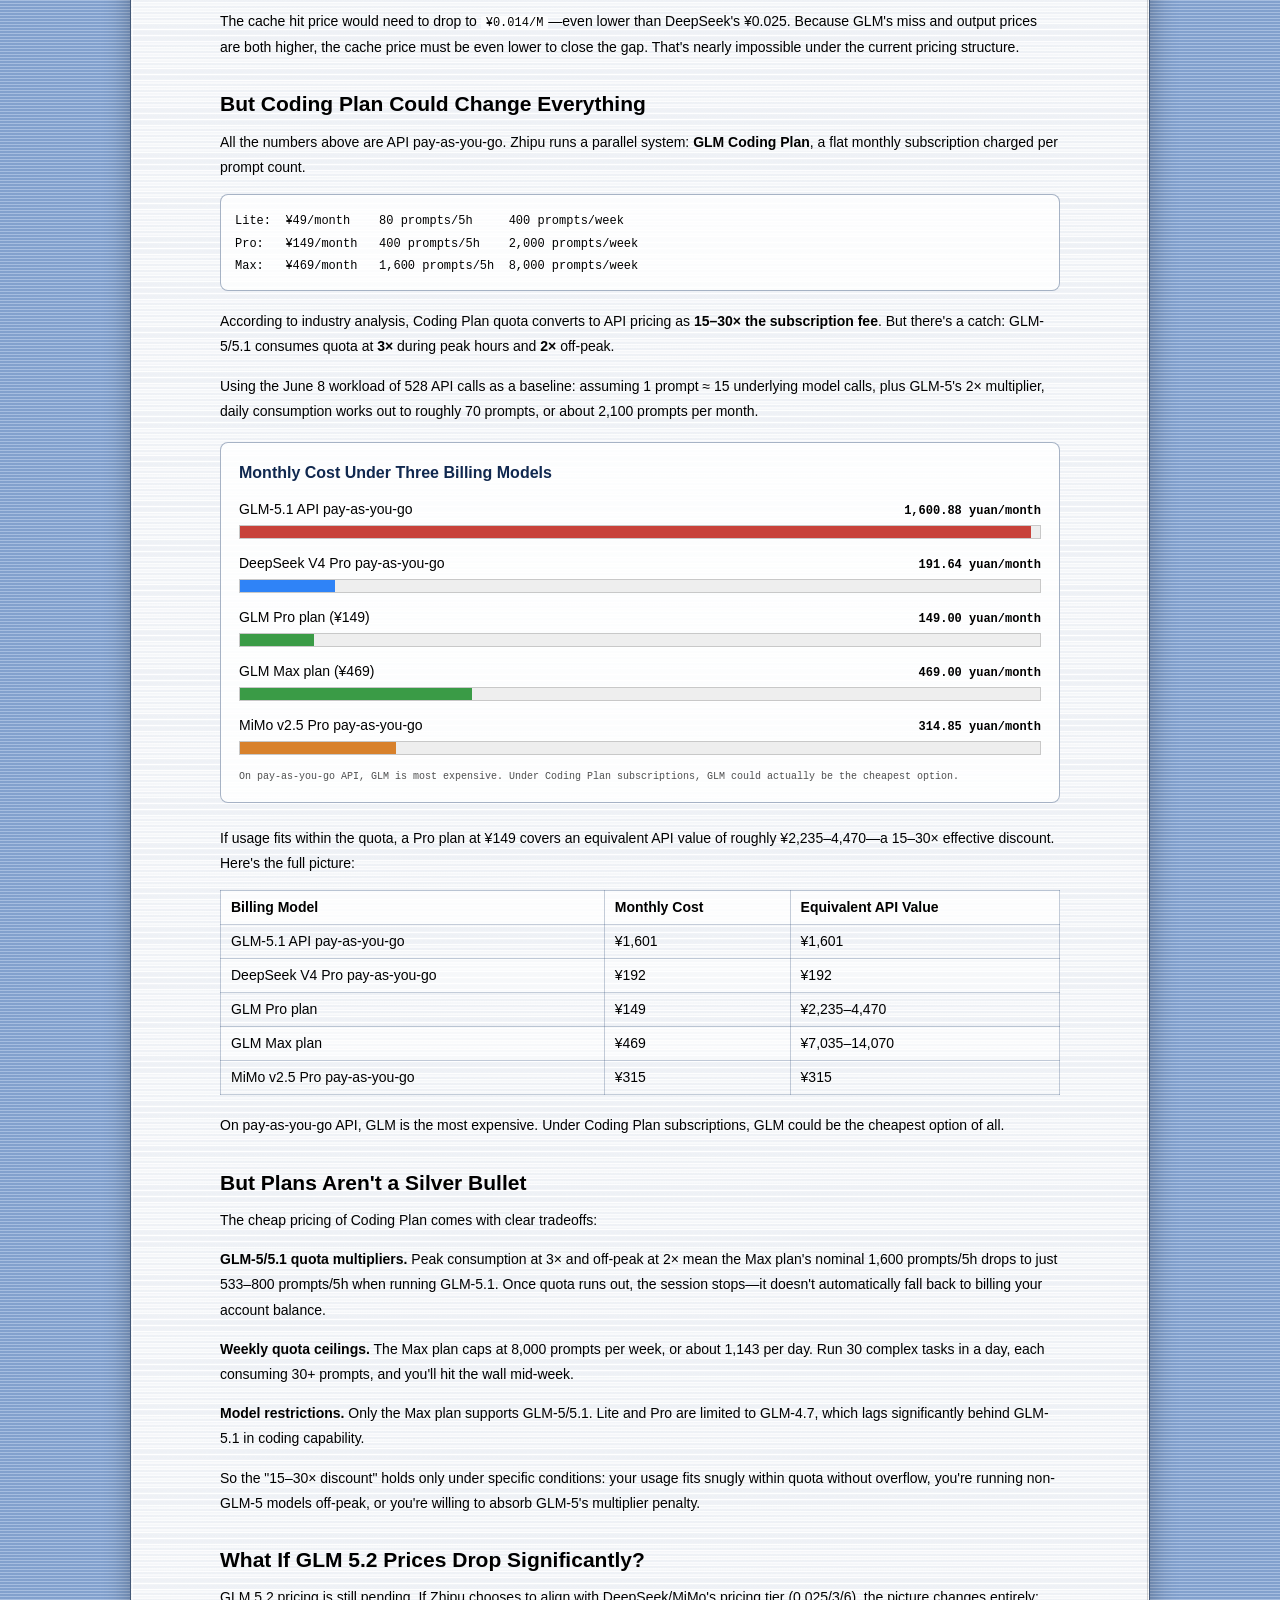
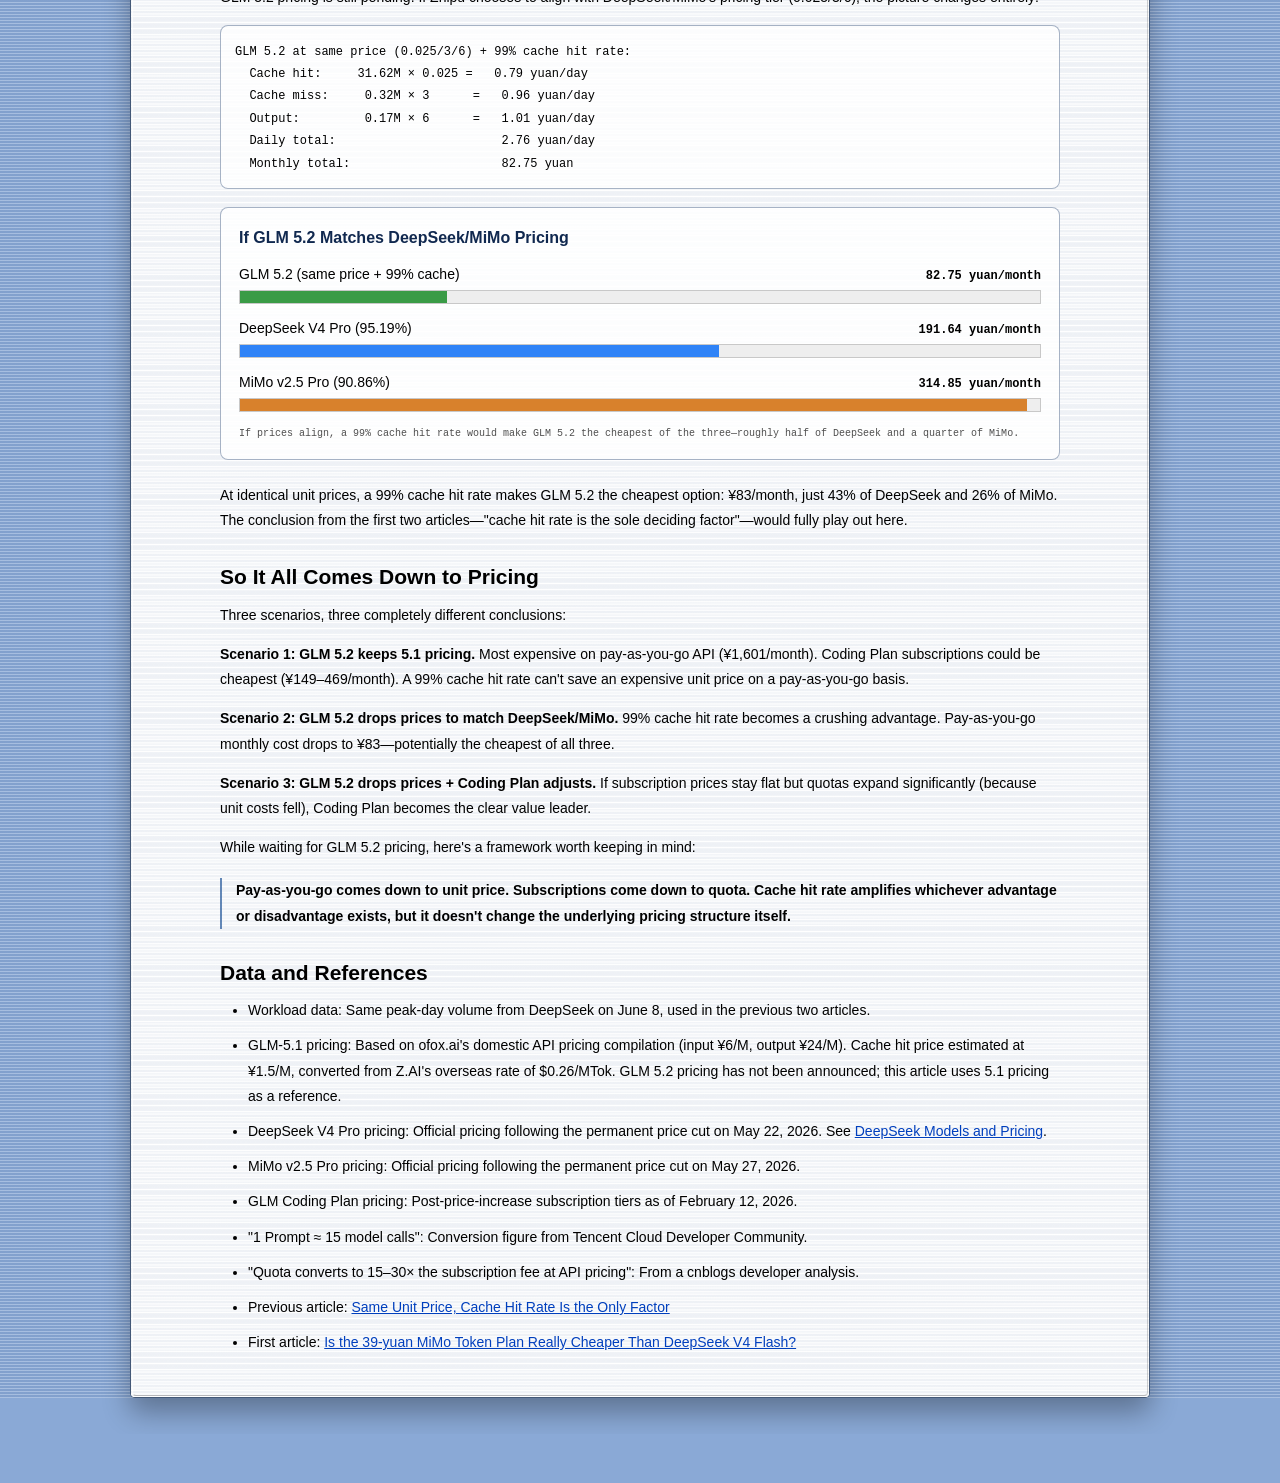
<file: blog/glm-5.2-vs-deepseek-mimo.html>
<!DOCTYPE html>
<html lang="zh-CN">
<head>
    <meta charset="UTF-8">
    <meta name="viewport" content="width=device-width, initial-scale=1.0">
    <title>GLM 5.2 vs DeepSeek V4 Pro vs MiMo v2.5 Pro — When 99% Cache Hit Rate Meets 60x Pricing - Abelliuxl Macintosh</title>
    <link rel="icon" type="image/png" href="/favicon.png">
    <style>
        :root {
            --color-black: #000000;
            --color-white: #ffffff;
            --color-gray-10: #f8f8f8;
            --color-gray-15: #eeeeee;
            --color-gray-25: #d9d9d9;
            --color-gray-35: #c8c8c8;
            --color-gray-50: #929292;
            --color-gray-75: #4f4f4f;
            --color-aqua-blue: #2f83f7;
            --color-aqua-blue-dark: #0751c9;
            --color-aqua-blue-light: #b9ddff;
            --color-aqua-window: #f7f7f7;
            --color-aqua-desktop: #8aa9d6;
            --color-link: #003fbd;
            --font-family-system: "Lucida Grande", "Geneva", "Helvetica", Arial, sans-serif;
            --font-family-mono: "Monaco", "Courier New", monospace;
            --font-size-xs: 9px;
            --font-size-sm: 10px;
            --font-size-md: 12px;
            --font-size-lg: 14px;
            --font-size-xl: 18px;
            --font-size-2xl: 24px;
            --line-height-normal: 1.5;
            --line-height-relaxed: 1.8;
            --spacing-1: 4px;
            --spacing-2: 8px;
            --spacing-3: 12px;
            --spacing-4: 16px;
            --spacing-5: 20px;
            --spacing-6: 24px;
            --spacing-8: 32px;
            --menubar-height: 24px;
            --border-width-thick: 3px;
            --border-width-thin: 2px;
            --border-width-hairline: 1px;
            --shadow-hard-lg: 0 14px 28px rgba(0, 0, 0, 0.32);
        }

        * {
            box-sizing: border-box;
            margin: 0;
            padding: 0;
        }

        html,
        body {
            min-height: 100%;
            font-family: var(--font-family-system);
            font-size: var(--font-size-md);
            line-height: var(--line-height-normal);
            background: var(--color-aqua-desktop);
            color: var(--color-black);
        }

        body {
            background-image:
                linear-gradient(180deg, rgba(255,255,255,0.28), rgba(255,255,255,0) 34%),
                repeating-linear-gradient(
                    0deg,
                    rgba(255,255,255,0.24),
                    rgba(255,255,255,0.24) 1px,
                    rgba(94, 122, 166, 0.18) 1px,
                    rgba(94, 122, 166, 0.18) 3px
                );
            padding-top: var(--menubar-height);
        }

        .menu-bar {
            position: fixed;
            top: 0;
            left: 0;
            right: 0;
            height: var(--menubar-height);
            background:
                linear-gradient(180deg, rgba(255, 255, 255, 0.96), rgba(218, 225, 238, 0.94));
            border-bottom: var(--border-width-hairline) solid rgba(42, 65, 98, 0.72);
            display: flex;
            align-items: center;
            padding: 0 var(--spacing-3);
            z-index: 1000;
            box-shadow:
                inset 0 1px 0 var(--color-white),
                0 1px 3px rgba(0, 0, 0, 0.28);
        }

        .menu-bar .logo {
            font-weight: bold;
            font-size: var(--font-size-sm);
            padding-right: var(--spacing-4);
            color: #1d2b45;
            text-shadow: 0 1px 0 var(--color-white);
            text-decoration: none;
        }

        .menu-bar .logo:hover {
            color: #1d2b45;
            background: none;
        }

        .menu-bar .menu-items {
            display: flex;
            gap: var(--spacing-4);
            margin-left: var(--spacing-4);
        }

        .menu-bar .menu-item,
        .menu-bar .clock {
            font-size: var(--font-size-sm);
        }

        .menu-bar .menu-item {
            padding: 2px var(--spacing-2);
            border-radius: 10px;
            color: #182235;
        }

        .menu-bar .menu-item:hover {
            background: linear-gradient(180deg, var(--color-aqua-blue-light), var(--color-aqua-blue), var(--color-aqua-blue-dark));
            color: var(--color-white);
            text-shadow: 0 -1px 0 rgba(0, 0, 0, 0.35);
        }

        .menu-bar .clock {
            margin-left: auto;
            font-family: var(--font-family-mono);
        }

        main {
            width: min(880px, calc(100vw - 32px));
            margin: var(--spacing-8) auto;
        }

        .window {
            position: relative;
            background: var(--color-aqua-window);
            border: var(--border-width-hairline) solid rgba(43, 66, 102, 0.88);
            box-shadow: var(--shadow-hard-lg);
            padding: 0;
            border-radius: 8px 8px 5px 5px;
            overflow: hidden;
        }

        .window::before {
            content: '';
            position: absolute;
            inset: 1px;
            pointer-events: none;
            border-radius: 7px 7px 4px 4px;
            border-top: var(--border-width-hairline) solid rgba(255, 255, 255, 0.92);
            border-left: var(--border-width-hairline) solid rgba(255, 255, 255, 0.72);
            border-right: var(--border-width-hairline) solid rgba(0, 0, 0, 0.18);
            border-bottom: var(--border-width-hairline) solid rgba(0, 0, 0, 0.26);
        }

        .window-titlebar {
            height: 24px;
            background:
                linear-gradient(180deg, rgba(255, 255, 255, 0.96), rgba(218, 225, 238, 0.94));
            color: var(--color-black);
            display: flex;
            align-items: center;
            justify-content: center;
            font-size: var(--font-size-sm);
            font-weight: bold;
            border-bottom: var(--border-width-hairline) solid rgba(42, 65, 98, 0.72);
            text-shadow: 0 1px 0 var(--color-white);
            position: relative;
        }

        .window-titlebar .controls {
            position: absolute;
            left: var(--spacing-2);
            display: flex;
            gap: var(--spacing-2);
        }

        .window-close-btn,
        .window-titlebar .controls::before,
        .window-titlebar .controls::after {
            content: '';
            width: 13px;
            height: 13px;
            border-radius: 50%;
            box-shadow:
                inset 0 1px 1px rgba(255,255,255,0.85),
                0 1px 2px rgba(0,0,0,0.42);
        }

        .window-close-btn {
            display: block;
            border: var(--border-width-hairline) solid rgba(102, 31, 27, 0.95);
            background:
                radial-gradient(circle at 35% 28%, #ffffff 0 12%, #ffad9f 20%, #ff5a43 48%, #bb1e12 100%);
            order: 0;
        }

        .window-titlebar .controls::before {
            border: var(--border-width-hairline) solid rgba(123, 82, 6, 0.88);
            background:
                radial-gradient(circle at 35% 28%, #ffffff 0 12%, #ffe8a1 20%, #ffc446 48%, #d18505 100%);
            order: 1;
        }

        .window-titlebar .controls::after {
            border: var(--border-width-hairline) solid rgba(29, 92, 27, 0.88);
            background:
                radial-gradient(circle at 35% 28%, #ffffff 0 12%, #bff5aa 20%, #59d748 48%, #159616 100%);
            order: 2;
        }

        .window-titlebar span {
            background: transparent;
            border: 0;
            line-height: 24px;
            padding: 0 var(--spacing-3);
        }

        .window-content {
            padding: var(--spacing-6);
            background-color: var(--color-white);
            background-image:
                repeating-linear-gradient(
                    0deg,
                    rgba(255,255,255,0.92),
                    rgba(255,255,255,0.92) 1px,
                    rgba(232, 236, 242, 0.72) 1px,
                    rgba(232, 236, 242, 0.72) 3px
                );
            border-top: var(--border-width-hairline) solid rgba(0, 0, 0, 0.22);
        }

        article {
            max-width: 720px;
            margin: 0 auto;
        }

        h1 {
            font-size: var(--font-size-2xl);
            line-height: 1.2;
            overflow-wrap: anywhere;
            border-bottom: var(--border-width-thin) solid rgba(41, 91, 157, 0.72);
            padding-bottom: var(--spacing-3);
            margin-bottom: var(--spacing-3);
            color: #10284f;
            text-shadow: 0 1px 0 var(--color-white);
        }

        h2 {
            font-size: var(--font-size-xl);
            margin: var(--spacing-6) 0 var(--spacing-2);
        }

        h3 {
            font-size: var(--font-size-lg);
            margin: var(--spacing-4) 0 var(--spacing-2);
        }

        p {
            margin-bottom: var(--spacing-3);
            line-height: var(--line-height-relaxed);
        }

        ul,
        ol {
            margin: 0 0 var(--spacing-3) var(--spacing-6);
            line-height: var(--line-height-relaxed);
        }

        li {
            margin-bottom: var(--spacing-2);
        }

        a {
            color: var(--color-link);
            text-decoration: underline;
        }

        a:hover {
            background: var(--color-aqua-blue-dark);
            color: var(--color-white);
        }

        .meta,
        .back-link {
            font-family: var(--font-family-mono);
            font-size: var(--font-size-xs);
            color: var(--color-gray-75);
        }

        .back-link {
            display: inline-block;
            margin-bottom: var(--spacing-4);
            color: var(--color-link);
        }

        .tags {
            display: flex;
            flex-wrap: wrap;
            gap: var(--spacing-1);
            margin: var(--spacing-3) 0 var(--spacing-5);
        }

        .article-actions {
            display: flex;
            flex-wrap: wrap;
            gap: var(--spacing-2);
            margin: var(--spacing-3) 0 var(--spacing-5);
        }

        .x-action {
            display: inline-block;
            border: var(--border-width-hairline) solid rgba(0, 66, 155, 0.88);
            background:
                linear-gradient(180deg, #ffffff 0%, #cdeaff 18%, #61afff 48%, #0a63d7 52%, #5eb0ff 100%);
            color: var(--color-white);
            padding: var(--spacing-1) var(--spacing-3);
            border-radius: 14px;
            font-family: var(--font-family-system);
            font-size: var(--font-size-xs);
            text-decoration: none;
            text-shadow: 0 -1px 0 rgba(0, 0, 0, 0.34);
            box-shadow:
                inset 0 1px 1px rgba(255,255,255,0.88),
                0 1px 3px rgba(0,0,0,0.24);
        }

        .x-action:hover {
            filter: brightness(1.08);
            color: var(--color-white);
            background:
                linear-gradient(180deg, #ffffff 0%, #cdeaff 18%, #61afff 48%, #0a63d7 52%, #5eb0ff 100%);
        }

        .tag {
            border: var(--border-width-hairline) solid rgba(36, 78, 142, 0.72);
            padding: 0 var(--spacing-1);
            font-family: var(--font-family-mono);
            font-size: var(--font-size-xs);
            background: #e7f1ff;
            border-radius: 7px;
        }

        code {
            font-family: var(--font-family-mono);
            font-size: var(--font-size-sm);
            background: rgba(255, 255, 255, 0.78);
            padding: 0 var(--spacing-1);
            border-radius: 3px;
        }

        pre {
            border: var(--border-width-hairline) solid rgba(65, 91, 130, 0.46);
            background: rgba(255, 255, 255, 0.78);
            border-radius: 8px;
            padding: var(--spacing-3);
            margin: var(--spacing-3) 0 var(--spacing-4);
            line-height: 1.6;
            white-space: pre-wrap;
            overflow-wrap: anywhere;
        }

        pre code {
            background: transparent;
            padding: 0;
        }

        blockquote {
            border-left: var(--border-width-thin) solid rgba(41, 91, 157, 0.72);
            padding-left: var(--spacing-3);
            margin: var(--spacing-4) 0;
            color: var(--color-black);
        }

        table {
            width: 100%;
            border-collapse: collapse;
            margin: var(--spacing-3) 0 var(--spacing-4);
            font-size: var(--font-size-md);
            line-height: 1.5;
        }

        thead {
            background: rgba(255, 255, 255, 0.78);
        }

        th, td {
            border: var(--border-width-hairline) solid rgba(65, 91, 130, 0.3);
            padding: 6px 10px;
            vertical-align: top;
        }

        th {
            font-weight: bold;
            white-space: nowrap;
        }

        tbody tr:nth-child(even) {
            background: rgba(255, 255, 255, 0.45);
        }

        .article-chart {
            border: var(--border-width-hairline) solid rgba(65, 91, 130, 0.46);
            background: rgba(255, 255, 255, 0.82);
            border-radius: 8px;
            padding: var(--spacing-4);
            margin: var(--spacing-4) 0 var(--spacing-5);
        }

        .chart-title {
            font-size: var(--font-size-lg);
            font-weight: bold;
            margin-bottom: var(--spacing-3);
            color: #10284f;
        }

        .chart-rows {
            display: grid;
            gap: var(--spacing-3);
        }

        .chart-row-header {
            display: flex;
            align-items: baseline;
            justify-content: space-between;
            gap: var(--spacing-3);
            margin-bottom: var(--spacing-1);
        }

        .chart-label {
            min-width: 0;
            overflow-wrap: anywhere;
        }

        .chart-value {
            flex: 0 0 auto;
            font-family: var(--font-family-mono);
            font-size: var(--font-size-sm);
            font-weight: bold;
        }

        .chart-track {
            height: 14px;
            background: var(--color-gray-15);
            border: var(--border-width-hairline) solid var(--color-gray-35);
            overflow: hidden;
        }

        .chart-bar {
            display: block;
            min-width: 2px;
            height: 100%;
        }

        .chart-bar-blue {
            background: var(--color-aqua-blue);
        }

        .chart-bar-slate {
            background: #6687b5;
        }

        .chart-bar-orange {
            background: #d8812c;
        }

        .chart-bar-red {
            background: #c8423a;
        }

        .chart-bar-green {
            background: #3a9b46;
        }

        .language-switcher {
            display: inline-flex;
            align-items: center;
            gap: var(--spacing-1);
            margin-left: auto;
            margin-right: var(--spacing-3);
        }

        .language-button {
            font-family: var(--font-family-system);
            font-size: var(--font-size-xs);
            line-height: 1;
            padding: 2px var(--spacing-1);
            border: var(--border-width-hairline) solid rgba(42, 65, 98, 0.72);
            border-radius: 8px;
            background: linear-gradient(180deg, rgba(255, 255, 255, 0.96), rgba(218, 225, 238, 0.94));
            color: #182235;
            cursor: pointer;
            text-shadow: 0 1px 0 var(--color-white);
            box-shadow: inset 0 1px 0 rgba(255, 255, 255, 0.7);
        }

        .language-button:hover {
            background: linear-gradient(180deg, var(--color-aqua-blue-light), var(--color-aqua-blue), var(--color-aqua-blue-dark));
            color: var(--color-white);
            text-shadow: 0 -1px 0 rgba(0, 0, 0, 0.35);
        }

        .language-button.active {
            background: linear-gradient(180deg, var(--color-aqua-blue-light), var(--color-aqua-blue), var(--color-aqua-blue-dark));
            color: var(--color-white);
            text-shadow: 0 -1px 0 rgba(0, 0, 0, 0.35);
            cursor: default;
        }

        .menu-bar .clock {
            margin-left: 0;
        }

        .article-chart figcaption {
            margin-top: var(--spacing-3);
            font-family: var(--font-family-mono);
            font-size: var(--font-size-xs);
            color: var(--color-gray-75);
            line-height: var(--line-height-normal);
        }

        @media (min-width: 768px) {
            :root {
                --font-size-xs: 10px;
                --font-size-sm: 12px;
                --font-size-md: 14px;
                --font-size-lg: 16px;
                --font-size-xl: 21px;
                --font-size-2xl: 28px;

                --spacing-1: 5px;
                --spacing-2: 10px;
                --spacing-3: 14px;
                --spacing-4: 18px;
                --spacing-5: 23px;
                --spacing-6: 28px;
                --spacing-8: 36px;
                --menubar-height: 28px;
            }

            main {
                width: min(1020px, calc(100vw - 36px));
                margin: var(--spacing-8) auto;
            }

            .window-titlebar {
                height: 28px;
            }

            .window-titlebar span {
                line-height: 28px;
            }

            .window-close-btn,
            .window-titlebar .controls::before,
            .window-titlebar .controls::after {
                width: 15px;
                height: 15px;
            }

            article {
                max-width: 840px;
            }
        }

        @media (max-width: 767px) {
            .menu-bar .menu-items {
                display: none;
            }

            main {
                width: calc(100vw - 16px);
                margin: var(--spacing-4) auto;
            }

            .window-content {
                padding: var(--spacing-4);
            }

            h1 {
                font-size: var(--font-size-xl);
            }
        }
    </style>
</head>
<body data-title-en="GLM 5.2 vs DeepSeek V4 Pro vs MiMo v2.5 Pro — When 99% Cache Hit Rate Meets 60x Pricing - Abelliuxl Macintosh" data-title-zh="99% 缓存命中率遇上 60 倍定价：GLM 5.2 划算吗？ - Abelliuxl Macintosh">
    <div class="menu-bar">
        <a class="logo" href="/">Abelliuxl</a>
        <div class="menu-items">
            <div class="menu-item">File</div>
            <div class="menu-item">Edit</div>
            <div class="menu-item">View</div>
            <div class="menu-item">Special</div>
            <div class="menu-item">Blog</div>
        </div>
        <div class="language-switcher" role="group" aria-label="Language">
            <button class="language-button" type="button" data-language="en" onclick="setArticleLanguage('en')">EN</button>
            <button class="language-button" type="button" data-language="zh" onclick="setArticleLanguage('zh')">中文</button>
        </div>
        <div class="clock" id="clock">00:00:00</div>
    </div>

    <main>
        <div class="window">
            <div class="window-titlebar">
                <div class="controls"><a class="window-close-btn" href="/" aria-label="Close article and return to desktop"></a></div>
                <span>Blog Article</span>
            </div>
            <div class="window-content">
                <article>
                    <h1 data-lang="en">GLM 5.2 vs DeepSeek V4 Pro vs MiMo v2.5 Pro — When 99% Cache Hit Rate Meets 60x Pricing</h1>
                    <h1 data-lang="zh" hidden>99% 缓存命中率遇上 60 倍定价：GLM 5.2 划算吗？</h1>
                    <p class="meta">2026-06-14 · AI / GLM / DeepSeek / MiMo / API / Pricing / Cache</p>
                    <div class="tags">
                        <span class="tag">AI</span>
                        <span class="tag">GLM</span>
                        <span class="tag">DeepSeek</span>
                        <span class="tag">MiMo</span>
                        <span class="tag">API</span>
                        <span class="tag">Pricing</span>
                        <span class="tag">Cache</span>
                    </div>
                    <div class="article-actions">
                        <a class="x-action" id="article-x-share" href="https://twitter.com/intent/tweet" target="_blank" rel="noopener noreferrer">
                            <span data-lang="en">Share to X</span>
                            <span data-lang="zh" hidden>分享到 X</span>
                        </a>
                    </div>
                    <div data-lang="en"><p>The first two articles in this series compared MiMo Token Plan against DeepSeek V4 Flash, and MiMo v2.5 Pro against DeepSeek V4 Pro on a pay-as-you-go basis. The takeaway was straightforward: when unit prices are equal, higher cache hit rates always win.</p>

<p>Now there&#39;s a new contender. Zhipu&#39;s GLM 5.2 is already in beta, and measured cache hit rates hit <code>99%</code>—far above DeepSeek&#39;s <code>95.19%</code> and MiMo&#39;s <code>90.86%</code>.</p>

<p>GLM 5.2 pricing hasn&#39;t been officially announced yet. But what if we plug in GLM 5.1 rates as a proxy? Can a 99% cache hit rate offset a much higher unit price?</p>

<h2>Pay-As-You-Go Pricing Across All Three Pro Models</h2>

<p>As of June 2026, here&#39;s what the Pro-tier models cost domestically:</p>

<pre><code>                  Cache Hit         Cache Miss         Output
                  (¥/million)       (¥/million)       (¥/million)
GLM-5.1 (est.)     ~1.5              6                 24
DeepSeek V4 Pro     0.025             3                  6
MiMo v2.5 Pro       0.025             3                  6</code></pre>

<p>GLM-5.1 input and output prices are <code>2×</code> and <code>4×</code> those of DeepSeek/MiMo respectively. The cache hit price gap is even larger: <strong>GLM charges around ¥1.5, while DeepSeek and MiMo charge just ¥0.025—a 60× difference</strong>.</p>

<p>That 60× cache hit price gap is the central tension of this entire analysis.</p>

<h2>Same Workload, But Does 99% Hit Rate Help?</h2>

<p>Using the same data from the previous articles—June 8 peak-day volumes sustained over 30 days—total input and output remain constant, only the cache hit rates change:</p>

<pre><code>GLM 5.2 (99% cache hit rate):
  Cache hit input:  31,616,129
  Cache miss input:    319,355
  Output:              168,200

DeepSeek V4 Pro (95.19%):
  Cache hit input:  30,398,592
  Cache miss input: 1,536,892
  Output:             168,200

MiMo v2.5 Pro (90.86%):
  Cache hit input:  29,017,126
  Cache miss input: 2,918,358
  Output:             168,200</code></pre>

<p>GLM&#39;s 99% hit rate is genuinely dominant—cache-miss tokens are just 1/5 of DeepSeek&#39;s and 1/9 of MiMo&#39;s. But here&#39;s the catch: for every cache-miss token, GLM charges 2× DeepSeek (6 vs 3), and for every cache-hit token, GLM charges <strong>60×</strong> DeepSeek (1.5 vs 0.025).</p>

<h2>Monthly Cost Comparison: Pay-As-You-Go</h2>

<pre><code>GLM 5.2 pay-as-you-go:
  Cache hit:     31.62M × 1.5   =  47.42 yuan
  Cache miss:     0.32M × 6      =   1.91 yuan
  Output:         0.17M × 24     =   4.03 yuan
  Daily total:                      53.36 yuan/day
  Monthly total:                 1,600.88 yuan

DeepSeek V4 Pro pay-as-you-go:
  Cache hit:     30.40M × 0.025 =   0.76 yuan
  Cache miss:     1.54M × 3      =   4.62 yuan
  Output:         0.17M × 6      =   1.01 yuan
  Daily total:                       6.39 yuan/day
  Monthly total:                   191.64 yuan

MiMo v2.5 Pro pay-as-you-go:
  Cache hit:     29.01M × 0.025 =   0.73 yuan
  Cache miss:     2.92M × 3      =   8.76 yuan
  Output:         0.17M × 6      =   1.01 yuan
  Daily total:                      10.50 yuan/day
  Monthly total:                   314.85 yuan</code></pre>

<figure class="article-chart">
    <div class="chart-title">Pro Model Monthly Costs at Equal Workload</div>
    <div class="chart-rows">
<div class="chart-row">
    <div class="chart-row-header">
        <span class="chart-label">GLM 5.2 (99% cache)</span>
        <span class="chart-value">1,600.88 yuan/month</span>
    </div>
    <div class="chart-track" aria-hidden="true">
        <span class="chart-bar chart-bar-red" style="width: 98.82%"></span>
    </div>
</div>
<div class="chart-row">
    <div class="chart-row-header">
        <span class="chart-label">MiMo v2.5 Pro</span>
        <span class="chart-value">314.85 yuan/month</span>
    </div>
    <div class="chart-track" aria-hidden="true">
        <span class="chart-bar chart-bar-orange" style="width: 19.44%"></span>
    </div>
</div>
<div class="chart-row">
    <div class="chart-row-header">
        <span class="chart-label">DeepSeek V4 Pro</span>
        <span class="chart-value">191.64 yuan/month</span>
    </div>
    <div class="chart-track" aria-hidden="true">
        <span class="chart-bar chart-bar-blue" style="width: 11.83%"></span>
    </div>
</div>
    </div>
    <figcaption>A 99% cache hit rate doesn&#39;t save GLM&#39;s total bill. GLM costs 8.3× more than DeepSeek and 5.1× more than MiMo.</figcaption>
</figure>

<p><strong>GLM costs `1,409 yuan/month` more than DeepSeek—8.3× as much.</strong></p>

<p>This is counterintuitive. GLM has the highest cache hit rate (99%), the fewest cache misses, yet the highest total bill. The reason is simple: GLM&#39;s cache hit price (¥1.5/M) is 60× DeepSeek&#39;s (¥0.025/M). Those 99% of tokens each cost more, the remaining 1% cost more, and the output portion is 4× higher. There isn&#39;t a single line item where GLM is cheaper.</p>

<h2>Why a 60× Price Gap Can&#39;t Be Offset by Hit Rate</h2>

<p>Cache hit rate optimization only reduces the proportion of missed tokens. But GLM&#39;s problem isn&#39;t on the miss side—that&#39;s just 1%, and even if it were free, savings would be negligible. The problem is on the hit side: 99% of input tokens each cost ¥1.475 more than DeepSeek.</p>

<pre><code>GLM cost per 100 input tokens:
  99.0 × 1.5 + 1.0 × 6 = 148.5 + 6 = 154.5

DeepSeek cost per 100 input tokens:
  95.19 × 0.025 + 4.81 × 3 = 2.38 + 14.43 = 16.81

MiMo cost per 100 input tokens:
  90.86 × 0.025 + 9.14 × 3 = 2.27 + 27.42 = 29.69</code></pre>

<p>GLM&#39;s input cost per 100 tokens is 154.5, DeepSeek&#39;s is 16.81, and MiMo&#39;s is 29.69. GLM&#39;s cache-hit portion alone (148.5) exceeds the total cost of either competitor.</p>

<blockquote>
<p>Cache hit rate optimization reduces &quot;how much of the most expensive component you pay.&quot; But if the most expensive component is already cheaper elsewhere, no hit rate can save you.</p>
</blockquote>

<h2>Back-Calculating: What Cache Price Would GLM Need to Break Even?</h2>

<p>Assuming GLM&#39;s miss price (¥6) and output price (¥24) stay unchanged, what cache hit price would make GLM&#39;s monthly total match DeepSeek&#39;s?</p>

<pre><code>GLM daily cost = DeepSeek daily cost
31.616M × X + 0.319M × 6 + 0.17M × 24 = 6.39
31.616X + 1.91 + 4.03 = 6.39
31.616X = 0.45
X = ¥0.014 / million tokens</code></pre>

<p>The cache hit price would need to drop to <code>¥0.014/M</code>—even lower than DeepSeek&#39;s ¥0.025. Because GLM&#39;s miss and output prices are both higher, the cache price must be even lower to close the gap. That&#39;s nearly impossible under the current pricing structure.</p>

<h2>But Coding Plan Could Change Everything</h2>

<p>All the numbers above are API pay-as-you-go. Zhipu runs a parallel system: <strong>GLM Coding Plan</strong>, a flat monthly subscription charged per prompt count.</p>

<pre><code>Lite:  ¥49/month    80 prompts/5h     400 prompts/week
Pro:   ¥149/month   400 prompts/5h    2,000 prompts/week
Max:   ¥469/month   1,600 prompts/5h  8,000 prompts/week</code></pre>

<p>According to industry analysis, Coding Plan quota converts to API pricing as <strong>15–30× the subscription fee</strong>. But there&#39;s a catch: GLM-5/5.1 consumes quota at <strong>3×</strong> during peak hours and <strong>2×</strong> off-peak.</p>

<p>Using the June 8 workload of 528 API calls as a baseline: assuming 1 prompt ≈ 15 underlying model calls, plus GLM-5&#39;s 2× multiplier, daily consumption works out to roughly 70 prompts, or about 2,100 prompts per month.</p>

<figure class="article-chart">
    <div class="chart-title">Monthly Cost Under Three Billing Models</div>
    <div class="chart-rows">
<div class="chart-row">
    <div class="chart-row-header">
        <span class="chart-label">GLM-5.1 API pay-as-you-go</span>
        <span class="chart-value">1,600.88 yuan/month</span>
    </div>
    <div class="chart-track" aria-hidden="true">
        <span class="chart-bar chart-bar-red" style="width: 98.82%"></span>
    </div>
</div>
<div class="chart-row">
    <div class="chart-row-header">
        <span class="chart-label">DeepSeek V4 Pro pay-as-you-go</span>
        <span class="chart-value">191.64 yuan/month</span>
    </div>
    <div class="chart-track" aria-hidden="true">
        <span class="chart-bar chart-bar-blue" style="width: 11.83%"></span>
    </div>
</div>
<div class="chart-row">
    <div class="chart-row-header">
        <span class="chart-label">GLM Pro plan (¥149)</span>
        <span class="chart-value">149.00 yuan/month</span>
    </div>
    <div class="chart-track" aria-hidden="true">
        <span class="chart-bar chart-bar-green" style="width: 9.20%"></span>
    </div>
</div>
<div class="chart-row">
    <div class="chart-row-header">
        <span class="chart-label">GLM Max plan (¥469)</span>
        <span class="chart-value">469.00 yuan/month</span>
    </div>
    <div class="chart-track" aria-hidden="true">
        <span class="chart-bar chart-bar-green" style="width: 28.95%"></span>
    </div>
</div>
<div class="chart-row">
    <div class="chart-row-header">
        <span class="chart-label">MiMo v2.5 Pro pay-as-you-go</span>
        <span class="chart-value">314.85 yuan/month</span>
    </div>
    <div class="chart-track" aria-hidden="true">
        <span class="chart-bar chart-bar-orange" style="width: 19.44%"></span>
    </div>
</div>
    </div>
    <figcaption>On pay-as-you-go API, GLM is most expensive. Under Coding Plan subscriptions, GLM could actually be the cheapest option.</figcaption>
</figure>

<p>If usage fits within the quota, a Pro plan at ¥149 covers an equivalent API value of roughly ¥2,235–4,470—a 15–30× effective discount. Here&#39;s the full picture:</p>

<table>
<thead><tr><th style="text-align:left">Billing Model</th><th style="text-align:left">Monthly Cost</th><th style="text-align:left">Equivalent API Value</th></tr></thead>
<tbody>
<tr><td style="text-align:left">GLM-5.1 API pay-as-you-go</td><td style="text-align:left">¥1,601</td><td style="text-align:left">¥1,601</td></tr>
<tr><td style="text-align:left">DeepSeek V4 Pro pay-as-you-go</td><td style="text-align:left">¥192</td><td style="text-align:left">¥192</td></tr>
<tr><td style="text-align:left">GLM Pro plan</td><td style="text-align:left">¥149</td><td style="text-align:left">¥2,235–4,470</td></tr>
<tr><td style="text-align:left">GLM Max plan</td><td style="text-align:left">¥469</td><td style="text-align:left">¥7,035–14,070</td></tr>
<tr><td style="text-align:left">MiMo v2.5 Pro pay-as-you-go</td><td style="text-align:left">¥315</td><td style="text-align:left">¥315</td></tr>
</tbody>
</table>

<p>On pay-as-you-go API, GLM is the most expensive. Under Coding Plan subscriptions, GLM could be the cheapest option of all.</p>

<h2>But Plans Aren&#39;t a Silver Bullet</h2>

<p>The cheap pricing of Coding Plan comes with clear tradeoffs:</p>

<p><strong>GLM-5/5.1 quota multipliers.</strong> Peak consumption at 3× and off-peak at 2× mean the Max plan&#39;s nominal 1,600 prompts/5h drops to just 533–800 prompts/5h when running GLM-5.1. Once quota runs out, the session stops—it doesn&#39;t automatically fall back to billing your account balance.</p>

<p><strong>Weekly quota ceilings.</strong> The Max plan caps at 8,000 prompts per week, or about 1,143 per day. Run 30 complex tasks in a day, each consuming 30+ prompts, and you&#39;ll hit the wall mid-week.</p>

<p><strong>Model restrictions.</strong> Only the Max plan supports GLM-5/5.1. Lite and Pro are limited to GLM-4.7, which lags significantly behind GLM-5.1 in coding capability.</p>

<p>So the &quot;15–30× discount&quot; holds only under specific conditions: your usage fits snugly within quota without overflow, you&#39;re running non-GLM-5 models off-peak, or you&#39;re willing to absorb GLM-5&#39;s multiplier penalty.</p>

<h2>What If GLM 5.2 Prices Drop Significantly?</h2>

<p>GLM 5.2 pricing is still pending. If Zhipu chooses to align with DeepSeek/MiMo&#39;s pricing tier (0.025/3/6), the picture changes entirely:</p>

<pre><code>GLM 5.2 at same price (0.025/3/6) + 99% cache hit rate:
  Cache hit:     31.62M × 0.025 =   0.79 yuan/day
  Cache miss:     0.32M × 3      =   0.96 yuan/day
  Output:         0.17M × 6      =   1.01 yuan/day
  Daily total:                       2.76 yuan/day
  Monthly total:                     82.75 yuan</code></pre>

<figure class="article-chart">
    <div class="chart-title">If GLM 5.2 Matches DeepSeek/MiMo Pricing</div>
    <div class="chart-rows">
<div class="chart-row">
    <div class="chart-row-header">
        <span class="chart-label">GLM 5.2 (same price + 99% cache)</span>
        <span class="chart-value">82.75 yuan/month</span>
    </div>
    <div class="chart-track" aria-hidden="true">
        <span class="chart-bar chart-bar-green" style="width: 25.86%"></span>
    </div>
</div>
<div class="chart-row">
    <div class="chart-row-header">
        <span class="chart-label">DeepSeek V4 Pro (95.19%)</span>
        <span class="chart-value">191.64 yuan/month</span>
    </div>
    <div class="chart-track" aria-hidden="true">
        <span class="chart-bar chart-bar-blue" style="width: 59.89%"></span>
    </div>
</div>
<div class="chart-row">
    <div class="chart-row-header">
        <span class="chart-label">MiMo v2.5 Pro (90.86%)</span>
        <span class="chart-value">314.85 yuan/month</span>
    </div>
    <div class="chart-track" aria-hidden="true">
        <span class="chart-bar chart-bar-orange" style="width: 98.39%"></span>
    </div>
</div>
    </div>
    <figcaption>If prices align, a 99% cache hit rate would make GLM 5.2 the cheapest of the three—roughly half of DeepSeek and a quarter of MiMo.</figcaption>
</figure>

<p>At identical unit prices, a 99% cache hit rate makes GLM 5.2 the cheapest option: ¥83/month, just 43% of DeepSeek and 26% of MiMo. The conclusion from the first two articles—&quot;cache hit rate is the sole deciding factor&quot;—would fully play out here.</p>

<h2>So It All Comes Down to Pricing</h2>

<p>Three scenarios, three completely different conclusions:</p>

<p><strong>Scenario 1: GLM 5.2 keeps 5.1 pricing.</strong> Most expensive on pay-as-you-go API (¥1,601/month). Coding Plan subscriptions could be cheapest (¥149–469/month). A 99% cache hit rate can&#39;t save an expensive unit price on a pay-as-you-go basis.</p>

<p><strong>Scenario 2: GLM 5.2 drops prices to match DeepSeek/MiMo.</strong> 99% cache hit rate becomes a crushing advantage. Pay-as-you-go monthly cost drops to ¥83—potentially the cheapest of all three.</p>

<p><strong>Scenario 3: GLM 5.2 drops prices + Coding Plan adjusts.</strong> If subscription prices stay flat but quotas expand significantly (because unit costs fell), Coding Plan becomes the clear value leader.</p>

<p>While waiting for GLM 5.2 pricing, here&#39;s a framework worth keeping in mind:</p>

<blockquote>
<p><strong>Pay-as-you-go comes down to unit price. Subscriptions come down to quota. Cache hit rate amplifies whichever advantage or disadvantage exists, but it doesn&#39;t change the underlying pricing structure itself.</strong></p>
</blockquote>

<h2>Data and References</h2>

<ul>
<li>Workload data: Same peak-day volume from DeepSeek on June 8, used in the previous two articles.</li>
<li>GLM-5.1 pricing: Based on ofox.ai&#39;s domestic API pricing compilation (input ¥6/M, output ¥24/M). Cache hit price estimated at ¥1.5/M, converted from Z.AI&#39;s overseas rate of $0.26/MTok. GLM 5.2 pricing has not been announced; this article uses 5.1 pricing as a reference.</li>
<li>DeepSeek V4 Pro pricing: Official pricing following the permanent price cut on May 22, 2026. See <a href="https://api-docs.deepseek.com/quick_start/pricing">DeepSeek Models and Pricing</a>.</li>
<li>MiMo v2.5 Pro pricing: Official pricing following the permanent price cut on May 27, 2026.</li>
<li>GLM Coding Plan pricing: Post-price-increase subscription tiers as of February 12, 2026.</li>
<li>&quot;1 Prompt ≈ 15 model calls&quot;: Conversion figure from Tencent Cloud Developer Community.</li>
<li>&quot;Quota converts to 15–30× the subscription fee at API pricing&quot;: From a cnblogs developer analysis.</li>
<li>Previous article: <a href="/blog/mimo-v2.5-pro-vs-deepseek-v4-pro.html">Same Unit Price, Cache Hit Rate Is the Only Factor</a></li>
<li>First article: <a href="/blog/mimo-token-plan-vs-deepseek-v4-flash.html">Is the 39-yuan MiMo Token Plan Really Cheaper Than DeepSeek V4 Flash?</a></li>
</ul></div>
                    <div data-lang="zh" hidden><p>前两篇文章分别比较了 MiMo Token Plan 与 DeepSeek V4 Flash、MiMo v2.5 Pro 与 DeepSeek V4 Pro 的按量成本。结论是：单价相同时，缓存命中率更高的平台永远更便宜。</p>

<p>但国产大模型赛道又来了一位新选手。智谱的 GLM 5.2 已经可以试用，实测缓存命中率达到 <code>99%</code>——远超 DeepSeek 的 <code>95.19%</code> 和 MiMo 的 <code>90.86%</code>。</p>

<p>GLM 5.2 的定价还没有正式公布。但如果参考 GLM 5.1 的价格，结果会怎样？更高的缓存命中率，能否弥补更高的单价？</p>

<h2>三家 Pro 模型的按量单价</h2>

<p>截至 2026 年 6 月，三家 Pro 级模型的国内按量价格：</p>

<pre><code>                  缓存命中        缓存未命中       输出
                  (元/百万)       (元/百万)       (元/百万)
GLM-5.1 (估)      ~1.5             6              24
DeepSeek V4 Pro    0.025            3               6
MiMo v2.5 Pro      0.025            3               6</code></pre>

<p>GLM-5.1 的输入和输出价格分别是 DeepSeek/MiMo 的 <code>2 倍</code> 和 <code>4 倍</code>。缓存命中价的差距更大：<strong>GLM 约 ¥1.5，而 DeepSeek 和 MiMo 只要 ¥0.025——相差 60 倍</strong>。</p>

<p>这个 60 倍的缓存命中价差距，是整篇文章的核心矛盾。</p>

<h2>同样的用量，99% 命中率够不够？</h2>

<p>沿用前两篇文章的数据——6 月 8 日峰值日用量，连续跑 30 天。总输入量和输出量不变，只替换缓存命中率：</p>

<pre><code>GLM 5.2（99% 缓存命中率）：
  缓存命中输入：31,616,129
  缓存未命中输入：319,355
  输出：168,200

DeepSeek V4 Pro（95.19%）：
  缓存命中输入：30,398,592
  缓存未命中输入：1,536,892
  输出：168,200

MiMo v2.5 Pro（90.86%）：
  缓存命中输入：29,017,126
  缓存未命中输入：2,918,358
  输出：168,200</code></pre>

<p>GLM 的 99% 命中率确实碾压——缓存未命中的 token 只有 DeepSeek 的 1/5、MiMo 的 1/9。但问题在于，每多一个未命中的 token，GLM 收费是 DeepSeek 的 2 倍（6 vs 3）；而每多一个命中的 token，GLM 收费是 DeepSeek 的 <strong>60 倍</strong>（1.5 vs 0.025）。</p>

<h2>按量月费对比</h2>

<pre><code>GLM 5.2 按量：
  缓存命中：31.62M × 1.5   = 47.42 元
  缓存未命中：0.32M × 6     =  1.91 元
  输出：0.17M × 24           =  4.03 元
  合计：                      53.36 元/天
  月度合计：                1,600.88 元

DeepSeek V4 Pro 按量：
  缓存命中：30.40M × 0.025  =  0.76 元
  缓存未命中：1.54M × 3     =  4.62 元
  输出：0.17M × 6            =  1.01 元
  合计：                       6.39 元/天
  月度合计：                  191.64 元

MiMo v2.5 Pro 按量：
  缓存命中：29.01M × 0.025  =  0.73 元
  缓存未命中：2.92M × 3     =  8.76 元
  输出：0.17M × 6            =  1.01 元
  合计：                      10.50 元/天
  月度合计：                  314.85 元</code></pre>

<figure class="article-chart">
    <div class="chart-title">同用量下的 Pro 模型按量月费</div>
    <div class="chart-rows">
<div class="chart-row">
    <div class="chart-row-header">
        <span class="chart-label">GLM 5.2 (99% cache)</span>
        <span class="chart-value">1,600.88 元/月</span>
    </div>
    <div class="chart-track" aria-hidden="true">
        <span class="chart-bar chart-bar-red" style="width: 98.82%"></span>
    </div>
</div>
<div class="chart-row">
    <div class="chart-row-header">
        <span class="chart-label">MiMo v2.5 Pro</span>
        <span class="chart-value">314.85 元/月</span>
    </div>
    <div class="chart-track" aria-hidden="true">
        <span class="chart-bar chart-bar-orange" style="width: 19.44%"></span>
    </div>
</div>
<div class="chart-row">
    <div class="chart-row-header">
        <span class="chart-label">DeepSeek V4 Pro</span>
        <span class="chart-value">191.64 元/月</span>
    </div>
    <div class="chart-track" aria-hidden="true">
        <span class="chart-bar chart-bar-blue" style="width: 11.83%"></span>
    </div>
</div>
    </div>
    <figcaption>99% 的缓存命中率没有拯救 GLM 的总费用。GLM 比 DeepSeek 贵 8.3 倍，比 MiMo 贵 5.1 倍。</figcaption>
</figure>

<p><strong>GLM 比 DeepSeek 贵 `1,409 元/月`，是 DeepSeek 的 8.3 倍。</strong></p>

<p>这是反直觉的：GLM 的缓存命中率最高（99%），缓存未命中最少，但总费用却最贵。原因很简单——GLM 的缓存命中价（¥1.5/M）是 DeepSeek（¥0.025/M）的 60 倍。99% 的 token 每个都在多花钱，剩下 1% 的未命中也在多花钱，输出部分更是 4 倍。没有任何一项 GLM 更便宜。</p>

<h2>为什么 60 倍的缓存价差无法被命中率弥补</h2>

<p>缓存命中率能优化的，只是未命中部分的比例。但 GLM 的问题不在未命中部分——那只有 1%，即使全免费也省不了多少。问题在命中部分：占总输入 99% 的 token，每个都比 DeepSeek 贵 ¥1.475。</p>

<pre><code>GLM 5.2 每 100 个输入 token 的成本：
  99.0 × 1.5 + 1.0 × 6 = 148.5 + 6 = 154.5

DeepSeek 每 100 个输入 token 的成本：
  95.19 × 0.025 + 4.81 × 3 = 2.38 + 14.43 = 16.81

MiMo 每 100 个输入 token 的成本：
  90.86 × 0.025 + 9.14 × 3 = 2.27 + 27.42 = 29.69</code></pre>

<p>GLM 每 100 个 token 的输入成本是 154.5，DeepSeek 是 16.81，MiMo 是 29.69。GLM 的命中部分成本（148.5）就远远超过了另外两家的总成本。</p>

<blockquote>
<p>缓存命中率优化的是&quot;最贵的部分占多少&quot;，但如果&quot;最贵的部分&quot;本身就是别人最便宜的部分，命中率再高也没用。</p>
</blockquote>

<h2>反算：GLM 缓存价要降到多少才能追平？</h2>

<p>假设 GLM 的未命中价（¥6）和输出价（¥24）不变，缓存命中价需要降到多少，才能让月度总费用追平 DeepSeek？</p>

<pre><code>GLM 日费用 = DeepSeek 日费用
31.616M × X + 0.319M × 6 + 0.17M × 24 = 6.39
31.616X + 1.91 + 4.03 = 6.39
31.616X = 0.45
X = ¥0.014 / 百万 tokens</code></pre>

<p>缓存命中价需要降到 <code>¥0.014/M</code>——甚至比 DeepSeek 的 ¥0.025 还低。考虑到 GLM 的未命中价和输出价都比 DeepSeek 贵，缓存价必须更低才能填坑。这在当前定价体系下几乎不可能。</p>

<h2>但 Coding Plan 可能改变一切</h2>

<p>上面算的都是 API 按量。智谱还有另一套体系：<strong>GLM Coding Plan</strong>，按 prompt 次数收取固定月费。</p>

<pre><code>Lite：¥49/月    80 prompts/5h     每周 400 prompts
Pro：¥149/月    400 prompts/5h    每周 2,000 prompts
Max：¥469/月    1,600 prompts/5h  每周 8,000 prompts</code></pre>

<p>根据行业分析，Coding Plan 的额度按 API 定价折算，<strong>相当于月订阅费用的 15～30 倍</strong>。但有一个关键变量：GLM-5/5.1 在高峰时段消耗 <strong>3 倍</strong> 额度，非高峰消耗 <strong>2 倍</strong>。</p>

<p>用 6 月 8 日的 528 次 API 调用来估算：假设 1 prompt ≈ 15 次底层调用，加上 GLM-5 的 2 倍倍率，日均消耗约 70 prompts，月度约 2,100 prompts。</p>

<figure class="article-chart">
    <div class="chart-title">三种计费方式下的月度费用</div>
    <div class="chart-rows">
<div class="chart-row">
    <div class="chart-row-header">
        <span class="chart-label">GLM-5.1 API 按量</span>
        <span class="chart-value">1,600.88 元/月</span>
    </div>
    <div class="chart-track" aria-hidden="true">
        <span class="chart-bar chart-bar-red" style="width: 98.82%"></span>
    </div>
</div>
<div class="chart-row">
    <div class="chart-row-header">
        <span class="chart-label">DeepSeek V4 Pro 按量</span>
        <span class="chart-value">191.64 元/月</span>
    </div>
    <div class="chart-track" aria-hidden="true">
        <span class="chart-bar chart-bar-blue" style="width: 11.83%"></span>
    </div>
</div>
<div class="chart-row">
    <div class="chart-row-header">
        <span class="chart-label">GLM Pro 套餐 (¥149)</span>
        <span class="chart-value">149.00 元/月</span>
    </div>
    <div class="chart-track" aria-hidden="true">
        <span class="chart-bar chart-bar-green" style="width: 9.20%"></span>
    </div>
</div>
<div class="chart-row">
    <div class="chart-row-header">
        <span class="chart-label">GLM Max 套餐 (¥469)</span>
        <span class="chart-value">469.00 元/月</span>
    </div>
    <div class="chart-track" aria-hidden="true">
        <span class="chart-bar chart-bar-green" style="width: 28.95%"></span>
    </div>
</div>
<div class="chart-row">
    <div class="chart-row-header">
        <span class="chart-label">MiMo v2.5 Pro 按量</span>
        <span class="chart-value">314.85 元/月</span>
    </div>
    <div class="chart-track" aria-hidden="true">
        <span class="chart-bar chart-bar-orange" style="width: 19.44%"></span>
    </div>
</div>
    </div>
    <figcaption>API 按量下 GLM 最贵；但 Coding Plan 套餐制下，GLM 反而可能最便宜。</figcaption>
</figure>

<p>如果用量能塞进套餐配额，Pro 套餐 ¥149 覆盖的 API 价值约为 ¥2,235～4,470——等效折扣 15～30 倍。这意味着：</p>

<table>
<thead><tr><th style="text-align:left">计费方式</th><th style="text-align:left">月费用</th><th style="text-align:left">等效 API 价值</th></tr></thead>
<tbody>
<tr><td style="text-align:left">GLM-5.1 API 按量</td><td style="text-align:left">¥1,601</td><td style="text-align:left">¥1,601</td></tr>
<tr><td style="text-align:left">DeepSeek V4 Pro 按量</td><td style="text-align:left">¥192</td><td style="text-align:left">¥192</td></tr>
<tr><td style="text-align:left">GLM Pro 套餐</td><td style="text-align:left">¥149</td><td style="text-align:left">¥2,235～4,470</td></tr>
<tr><td style="text-align:left">GLM Max 套餐</td><td style="text-align:left">¥469</td><td style="text-align:left">¥7,035～14,070</td></tr>
<tr><td style="text-align:left">MiMo v2.5 Pro 按量</td><td style="text-align:left">¥315</td><td style="text-align:left">¥315</td></tr>
</tbody>
</table>

<p>API 按量下 GLM 最贵；但 Coding Plan 套餐制下，GLM 反而可能是最便宜的选项。</p>

<h2>但套餐不是万能的</h2>

<p>Coding Plan 的便宜有明确的代价：</p>

<p><strong>GLM-5/5.1 的倍率惩罚</strong>。高峰期 3 倍、非峰 2 倍的额度消耗，意味着 Max 套餐名义 1,600 prompts/5h，实际跑 GLM-5.1 只有 533～800 prompts/5h。额度用完即停，不会自动切到账户余额继续扣费。</p>

<p><strong>周额度上限</strong>。Max 套餐每周 8,000 prompts，换算到每天约 1,143 prompts。如果一天跑 30 个复杂任务、每个消耗 30+ prompts，周中就可能撞墙。</p>

<p><strong>模型限制</strong>。Max 套餐才能用 GLM-5/5.1，Lite 和 Pro 只支持 GLM-4.7。而 GLM-4.7 的编程能力和 GLM-5.1 差距不小。</p>

<p>所以 Coding Plan 的&quot;15～30 倍折扣&quot;是在特定条件下成立的：使用量刚好填满配额但不溢出，用的是高峰时段之外的非 GLM-5 模型，或者能接受 GLM-5 的倍率惩罚。</p>

<h2>如果 GLM 5.2 大幅降价呢？</h2>

<p>GLM 5.2 的定价还没有出来。如果智谱选择对齐 DeepSeek/MiMo 的价格带（0.025/3/6），情况会完全不同：</p>

<pre><code>GLM 5.2 同价（0.025/3/6）+ 99% 缓存命中率：
  缓存命中：31.62M × 0.025 =  0.79 元/天
  缓存未命中：0.32M × 3    =  0.96 元/天
  输出：0.17M × 6           =  1.01 元/天
  合计：                       2.76 元/天
  月度合计：                   82.75 元</code></pre>

<figure class="article-chart">
    <div class="chart-title">如果 GLM 5.2 对齐 DeepSeek/MiMo 价格</div>
    <div class="chart-rows">
<div class="chart-row">
    <div class="chart-row-header">
        <span class="chart-label">GLM 5.2 (同价 + 99% cache)</span>
        <span class="chart-value">82.75 元/月</span>
    </div>
    <div class="chart-track" aria-hidden="true">
        <span class="chart-bar chart-bar-green" style="width: 25.86%"></span>
    </div>
</div>
<div class="chart-row">
    <div class="chart-row-header">
        <span class="chart-label">DeepSeek V4 Pro (95.19%)</span>
        <span class="chart-value">191.64 元/月</span>
    </div>
    <div class="chart-track" aria-hidden="true">
        <span class="chart-bar chart-bar-blue" style="width: 59.89%"></span>
    </div>
</div>
<div class="chart-row">
    <div class="chart-row-header">
        <span class="chart-label">MiMo v2.5 Pro (90.86%)</span>
        <span class="chart-value">314.85 元/月</span>
    </div>
    <div class="chart-track" aria-hidden="true">
        <span class="chart-bar chart-bar-orange" style="width: 98.39%"></span>
    </div>
</div>
    </div>
    <figcaption>如果定价对齐，99% 缓存命中率会让 GLM 5.2 成为三者中最便宜的——大约是 DeepSeek 的一半、MiMo 的四分之一。</figcaption>
</figure>

<p>同样的单价下，99% 的缓存命中率会让 GLM 5.2 成为三者中最便宜的：月费 ¥83，是 DeepSeek 的 43%、MiMo 的 26%。前两篇文章的结论——&quot;缓存命中率是唯一的胜负手&quot;——在这里会完全应验。</p>

<h2>所以答案取决于定价</h2>

<p>三种场景，三个完全不同的结论：</p>

<p><strong>场景一：GLM 5.2 沿用 5.1 定价</strong> API 按量最贵（¥1,601/月），Coding Plan 套餐可能最便宜（¥149～469/月）。99% 的缓存命中率无法在按量场景下拯救高昂的单价。</p>

<p><strong>场景二：GLM 5.2 大幅降价对齐 DeepSeek/MiMo</strong> 99% 缓存命中率成为碾压优势，按量月费低至 ¥83，可能是三家中最便宜的。</p>

<p><strong>场景三：GLM 5.2 降价 + Coding Plan 调整</strong> 如果套餐价格不变但额度大幅增加（因为单价降低），Coding Plan 会变成真正的性价比之王。</p>

<p>在等 GLM 5.2 定价公布的这段时间里，有一个判断框架可以先记住：</p>

<blockquote>
<p><strong>API 按量看单价，套餐订阅看额度。缓存命中率放大单价的优势或劣势，但不改变定价结构本身。</strong></p>
</blockquote>

<h2>数据与参考</h2>

<ul>
<li>用量数据：沿用前两篇文章中 DeepSeek 6 月 8 日的峰值日用量。</li>
<li>GLM-5.1 价格：基于 ofox.ai 整理的国内 API 定价（输入 ¥6/M，输出 ¥24/M），缓存命中价根据 Z.AI 海外价 $0.26/MTok 折算约 ¥1.5/M。GLM 5.2 定价未公布，本文使用 5.1 价格作为参考。</li>
<li>DeepSeek V4 Pro 价格：2026 年 5 月 22 日永久降价后的官方定价，详见 <a href="https://api-docs.deepseek.com/quick_start/pricing">DeepSeek 模型与价格</a>。</li>
<li>MiMo v2.5 Pro 价格：2026 年 5 月 27 日永久降价后的官方定价。</li>
<li>GLM Coding Plan 价格：2026 年 2 月 12 日涨价后的国内版套餐价格。</li>
<li>&quot;1 Prompt ≈ 15 次模型调用&quot;：腾讯云开发者社区的换算。</li>
<li>&quot;额度按 API 定价折算，相当于月订阅费用的 15～30 倍&quot;：博客园开发者对比分析。</li>
<li>上一篇文章：<a href="/blog/mimo-v2.5-pro-vs-deepseek-v4-pro.html">单价完全一样，缓存命中率就是唯一的胜负手</a></li>
<li>第一篇文章：<a href="/blog/mimo-token-plan-vs-deepseek-v4-flash.html">39 元的 MiMo Token Plan，真的比 DeepSeek V4 Flash 划算吗？</a></li>
</ul></div>
                </article>
            </div>
        </div>
    </main>

    <script>
        const LANGUAGE_STORAGE_KEY = 'homepage-language';
        const SUPPORTED_LANGUAGES = ['en', 'zh'];
        let currentArticleLanguage = SUPPORTED_LANGUAGES.includes(localStorage.getItem(LANGUAGE_STORAGE_KEY))
            ? localStorage.getItem(LANGUAGE_STORAGE_KEY)
            : 'en';

        function updateClock() {
            const now = new Date();
            const hours = String(now.getHours()).padStart(2, '0');
            const minutes = String(now.getMinutes()).padStart(2, '0');
            const seconds = String(now.getSeconds()).padStart(2, '0');
            document.getElementById('clock').textContent = `${hours}:${minutes}:${seconds}`;
        }

        function updateShareLink() {
            const link = document.getElementById('article-x-share');
            if (!link) return;
            const intent = new URL('https://twitter.com/intent/tweet');
            intent.searchParams.set('text', document.title.replace(' - Abelliuxl Macintosh', ''));
            intent.searchParams.set('url', window.location.href);
            link.href = intent.href;
        }

        function applyArticleLanguage(language) {
            if (!SUPPORTED_LANGUAGES.includes(language)) return;
            currentArticleLanguage = language;
            document.querySelectorAll('[data-lang]').forEach((element) => {
                element.hidden = element.dataset.lang !== language;
            });
            document.documentElement.lang = language === 'zh' ? 'zh-CN' : 'en';
            const titleKey = language === 'zh' ? 'titleZh' : 'titleEn';
            if (document.body.dataset[titleKey]) {
                document.title = document.body.dataset[titleKey];
            }
            document.querySelectorAll('.language-button').forEach((button) => {
                const isActive = button.dataset.language === language;
                button.classList.toggle('active', isActive);
                button.setAttribute('aria-pressed', isActive ? 'true' : 'false');
            });
            updateShareLink();
        }

        function setArticleLanguage(language) {
            if (!SUPPORTED_LANGUAGES.includes(language)) return;
            try {
                localStorage.setItem(LANGUAGE_STORAGE_KEY, language);
            } catch (error) {
                // localStorage may be unavailable (private mode); continue in-memory only.
            }
            applyArticleLanguage(language);
        }

        updateClock();
        setInterval(updateClock, 1000);
        applyArticleLanguage(currentArticleLanguage);
    </script>
</body>
</html>
</file>
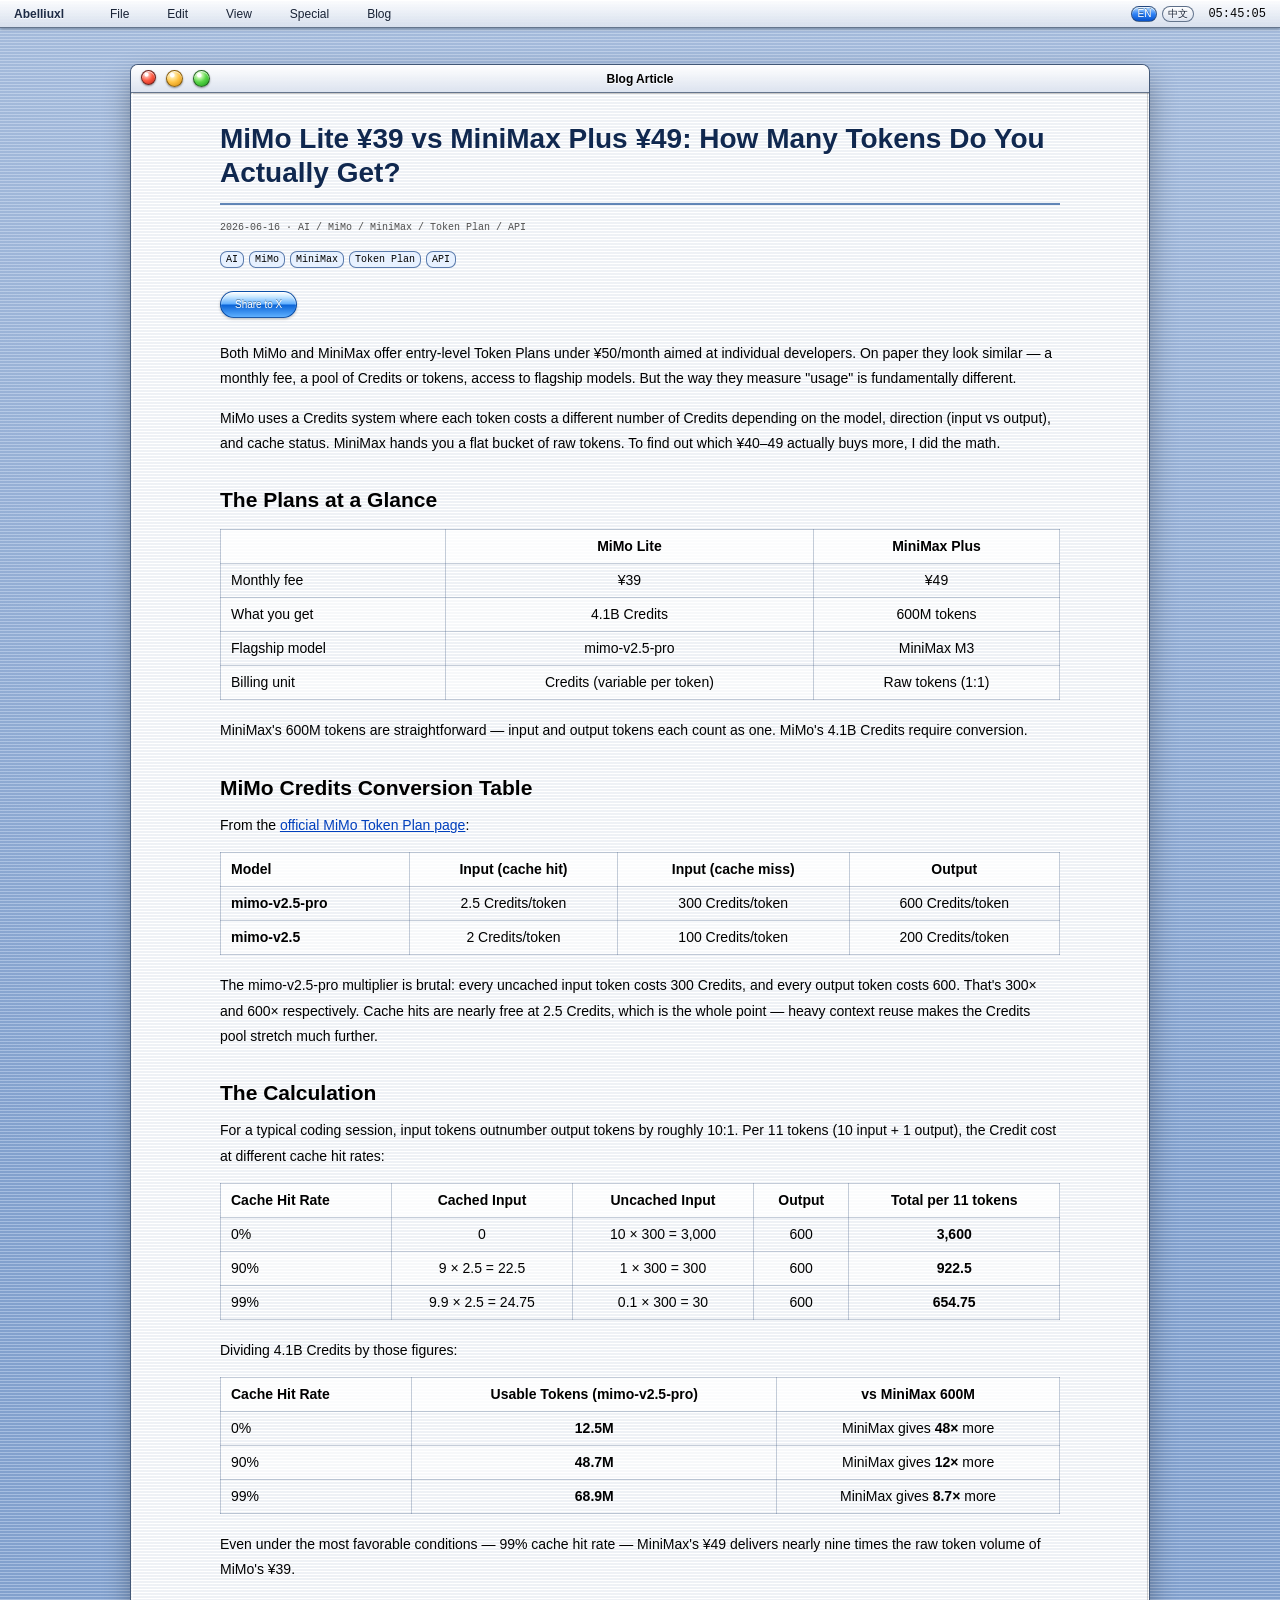
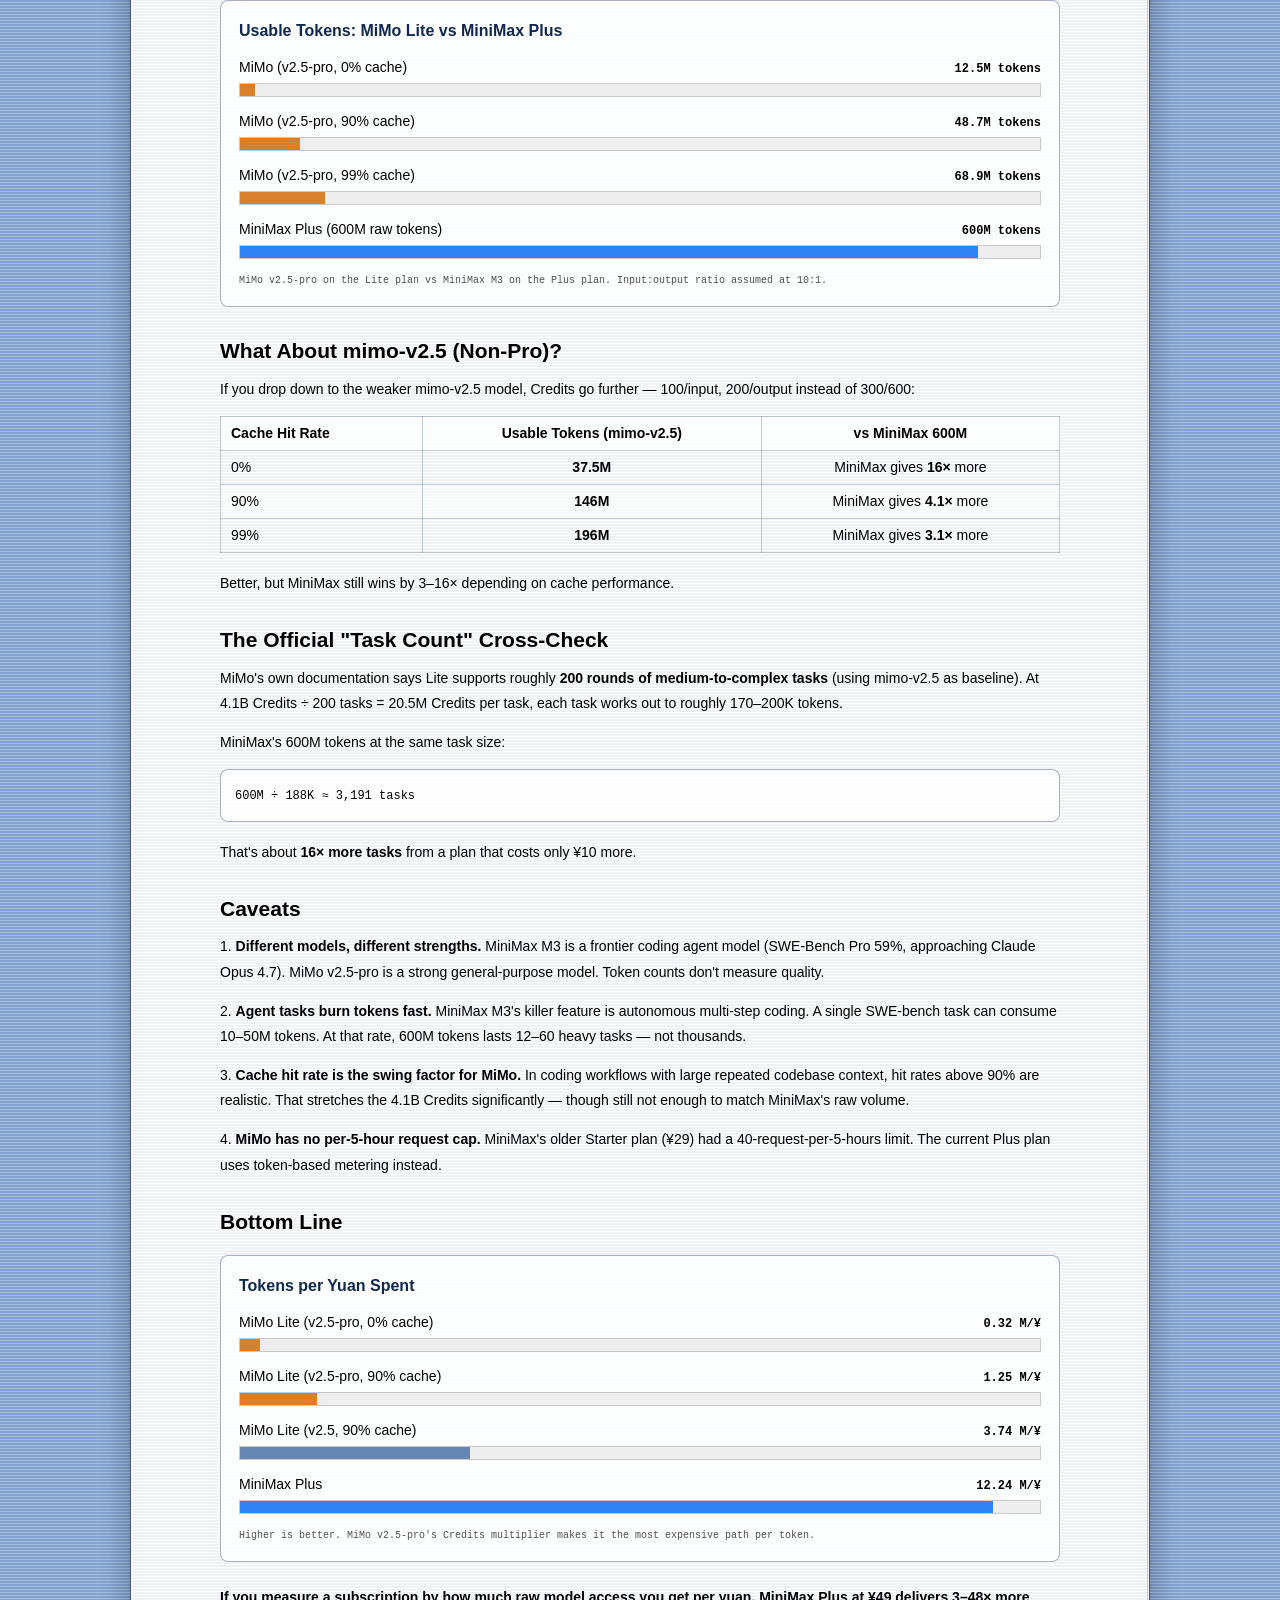
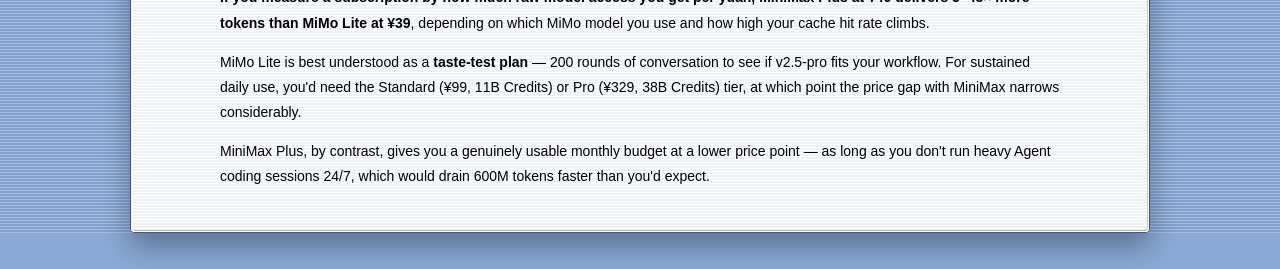
<file: blog/mimo-lite-vs-minimax-plus.html>
<!DOCTYPE html>
<html lang="zh-CN">
<head>
    <meta charset="UTF-8">
    <meta name="viewport" content="width=device-width, initial-scale=1.0">
    <title>MiMo Lite ¥39 vs MiniMax Plus ¥49: How Many Tokens Do You Actually Get? - Abelliuxl Macintosh</title>
    <link rel="icon" type="image/png" href="/favicon.png">
    <style>
        :root {
            --color-black: #000000;
            --color-white: #ffffff;
            --color-gray-10: #f8f8f8;
            --color-gray-15: #eeeeee;
            --color-gray-25: #d9d9d9;
            --color-gray-35: #c8c8c8;
            --color-gray-50: #929292;
            --color-gray-75: #4f4f4f;
            --color-aqua-blue: #2f83f7;
            --color-aqua-blue-dark: #0751c9;
            --color-aqua-blue-light: #b9ddff;
            --color-aqua-window: #f7f7f7;
            --color-aqua-desktop: #8aa9d6;
            --color-link: #003fbd;
            --font-family-system: "Lucida Grande", "Geneva", "Helvetica", Arial, sans-serif;
            --font-family-mono: "Monaco", "Courier New", monospace;
            --font-size-xs: 9px;
            --font-size-sm: 10px;
            --font-size-md: 12px;
            --font-size-lg: 14px;
            --font-size-xl: 18px;
            --font-size-2xl: 24px;
            --line-height-normal: 1.5;
            --line-height-relaxed: 1.8;
            --spacing-1: 4px;
            --spacing-2: 8px;
            --spacing-3: 12px;
            --spacing-4: 16px;
            --spacing-5: 20px;
            --spacing-6: 24px;
            --spacing-8: 32px;
            --menubar-height: 24px;
            --border-width-thick: 3px;
            --border-width-thin: 2px;
            --border-width-hairline: 1px;
            --shadow-hard-lg: 0 14px 28px rgba(0, 0, 0, 0.32);
        }

        * {
            box-sizing: border-box;
            margin: 0;
            padding: 0;
        }

        html,
        body {
            min-height: 100%;
            font-family: var(--font-family-system);
            font-size: var(--font-size-md);
            line-height: var(--line-height-normal);
            background: var(--color-aqua-desktop);
            color: var(--color-black);
        }

        body {
            background-image:
                linear-gradient(180deg, rgba(255,255,255,0.28), rgba(255,255,255,0) 34%),
                repeating-linear-gradient(
                    0deg,
                    rgba(255,255,255,0.24),
                    rgba(255,255,255,0.24) 1px,
                    rgba(94, 122, 166, 0.18) 1px,
                    rgba(94, 122, 166, 0.18) 3px
                );
            padding-top: var(--menubar-height);
        }

        .menu-bar {
            position: fixed;
            top: 0;
            left: 0;
            right: 0;
            height: var(--menubar-height);
            background:
                linear-gradient(180deg, rgba(255, 255, 255, 0.96), rgba(218, 225, 238, 0.94));
            border-bottom: var(--border-width-hairline) solid rgba(42, 65, 98, 0.72);
            display: flex;
            align-items: center;
            padding: 0 var(--spacing-3);
            z-index: 1000;
            box-shadow:
                inset 0 1px 0 var(--color-white),
                0 1px 3px rgba(0, 0, 0, 0.28);
        }

        .menu-bar .logo {
            font-weight: bold;
            font-size: var(--font-size-sm);
            padding-right: var(--spacing-4);
            color: #1d2b45;
            text-shadow: 0 1px 0 var(--color-white);
            text-decoration: none;
        }

        .menu-bar .logo:hover {
            color: #1d2b45;
            background: none;
        }

        .menu-bar .menu-items {
            display: flex;
            gap: var(--spacing-4);
            margin-left: var(--spacing-4);
        }

        .menu-bar .menu-item,
        .menu-bar .clock {
            font-size: var(--font-size-sm);
        }

        .menu-bar .menu-item {
            padding: 2px var(--spacing-2);
            border-radius: 10px;
            color: #182235;
        }

        .menu-bar .menu-item:hover {
            background: linear-gradient(180deg, var(--color-aqua-blue-light), var(--color-aqua-blue), var(--color-aqua-blue-dark));
            color: var(--color-white);
            text-shadow: 0 -1px 0 rgba(0, 0, 0, 0.35);
        }

        .menu-bar .clock {
            margin-left: auto;
            font-family: var(--font-family-mono);
        }

        main {
            width: min(880px, calc(100vw - 32px));
            margin: var(--spacing-8) auto;
        }

        .window {
            position: relative;
            background: var(--color-aqua-window);
            border: var(--border-width-hairline) solid rgba(43, 66, 102, 0.88);
            box-shadow: var(--shadow-hard-lg);
            padding: 0;
            border-radius: 8px 8px 5px 5px;
            overflow: hidden;
        }

        .window::before {
            content: '';
            position: absolute;
            inset: 1px;
            pointer-events: none;
            border-radius: 7px 7px 4px 4px;
            border-top: var(--border-width-hairline) solid rgba(255, 255, 255, 0.92);
            border-left: var(--border-width-hairline) solid rgba(255, 255, 255, 0.72);
            border-right: var(--border-width-hairline) solid rgba(0, 0, 0, 0.18);
            border-bottom: var(--border-width-hairline) solid rgba(0, 0, 0, 0.26);
        }

        .window-titlebar {
            height: 24px;
            background:
                linear-gradient(180deg, rgba(255, 255, 255, 0.96), rgba(218, 225, 238, 0.94));
            color: var(--color-black);
            display: flex;
            align-items: center;
            justify-content: center;
            font-size: var(--font-size-sm);
            font-weight: bold;
            border-bottom: var(--border-width-hairline) solid rgba(42, 65, 98, 0.72);
            text-shadow: 0 1px 0 var(--color-white);
            position: relative;
        }

        .window-titlebar .controls {
            position: absolute;
            left: var(--spacing-2);
            display: flex;
            gap: var(--spacing-2);
        }

        .window-close-btn,
        .window-titlebar .controls::before,
        .window-titlebar .controls::after {
            content: '';
            width: 13px;
            height: 13px;
            border-radius: 50%;
            box-shadow:
                inset 0 1px 1px rgba(255,255,255,0.85),
                0 1px 2px rgba(0,0,0,0.42);
        }

        .window-close-btn {
            display: block;
            border: var(--border-width-hairline) solid rgba(102, 31, 27, 0.95);
            background:
                radial-gradient(circle at 35% 28%, #ffffff 0 12%, #ffad9f 20%, #ff5a43 48%, #bb1e12 100%);
            order: 0;
        }

        .window-titlebar .controls::before {
            border: var(--border-width-hairline) solid rgba(123, 82, 6, 0.88);
            background:
                radial-gradient(circle at 35% 28%, #ffffff 0 12%, #ffe8a1 20%, #ffc446 48%, #d18505 100%);
            order: 1;
        }

        .window-titlebar .controls::after {
            border: var(--border-width-hairline) solid rgba(29, 92, 27, 0.88);
            background:
                radial-gradient(circle at 35% 28%, #ffffff 0 12%, #bff5aa 20%, #59d748 48%, #159616 100%);
            order: 2;
        }

        .window-titlebar span {
            background: transparent;
            border: 0;
            line-height: 24px;
            padding: 0 var(--spacing-3);
        }

        .window-content {
            padding: var(--spacing-6);
            background-color: var(--color-white);
            background-image:
                repeating-linear-gradient(
                    0deg,
                    rgba(255,255,255,0.92),
                    rgba(255,255,255,0.92) 1px,
                    rgba(232, 236, 242, 0.72) 1px,
                    rgba(232, 236, 242, 0.72) 3px
                );
            border-top: var(--border-width-hairline) solid rgba(0, 0, 0, 0.22);
        }

        article {
            max-width: 720px;
            margin: 0 auto;
        }

        h1 {
            font-size: var(--font-size-2xl);
            line-height: 1.2;
            overflow-wrap: anywhere;
            border-bottom: var(--border-width-thin) solid rgba(41, 91, 157, 0.72);
            padding-bottom: var(--spacing-3);
            margin-bottom: var(--spacing-3);
            color: #10284f;
            text-shadow: 0 1px 0 var(--color-white);
        }

        h2 {
            font-size: var(--font-size-xl);
            margin: var(--spacing-6) 0 var(--spacing-2);
        }

        h3 {
            font-size: var(--font-size-lg);
            margin: var(--spacing-4) 0 var(--spacing-2);
        }

        p {
            margin-bottom: var(--spacing-3);
            line-height: var(--line-height-relaxed);
        }

        ul,
        ol {
            margin: 0 0 var(--spacing-3) var(--spacing-6);
            line-height: var(--line-height-relaxed);
        }

        li {
            margin-bottom: var(--spacing-2);
        }

        a {
            color: var(--color-link);
            text-decoration: underline;
        }

        a:hover {
            background: var(--color-aqua-blue-dark);
            color: var(--color-white);
        }

        .meta,
        .back-link {
            font-family: var(--font-family-mono);
            font-size: var(--font-size-xs);
            color: var(--color-gray-75);
        }

        .back-link {
            display: inline-block;
            margin-bottom: var(--spacing-4);
            color: var(--color-link);
        }

        .tags {
            display: flex;
            flex-wrap: wrap;
            gap: var(--spacing-1);
            margin: var(--spacing-3) 0 var(--spacing-5);
        }

        .article-actions {
            display: flex;
            flex-wrap: wrap;
            gap: var(--spacing-2);
            margin: var(--spacing-3) 0 var(--spacing-5);
        }

        .x-action {
            display: inline-block;
            border: var(--border-width-hairline) solid rgba(0, 66, 155, 0.88);
            background:
                linear-gradient(180deg, #ffffff 0%, #cdeaff 18%, #61afff 48%, #0a63d7 52%, #5eb0ff 100%);
            color: var(--color-white);
            padding: var(--spacing-1) var(--spacing-3);
            border-radius: 14px;
            font-family: var(--font-family-system);
            font-size: var(--font-size-xs);
            text-decoration: none;
            text-shadow: 0 -1px 0 rgba(0, 0, 0, 0.34);
            box-shadow:
                inset 0 1px 1px rgba(255,255,255,0.88),
                0 1px 3px rgba(0,0,0,0.24);
        }

        .x-action:hover {
            filter: brightness(1.08);
            color: var(--color-white);
            background:
                linear-gradient(180deg, #ffffff 0%, #cdeaff 18%, #61afff 48%, #0a63d7 52%, #5eb0ff 100%);
        }

        .tag {
            border: var(--border-width-hairline) solid rgba(36, 78, 142, 0.72);
            padding: 0 var(--spacing-1);
            font-family: var(--font-family-mono);
            font-size: var(--font-size-xs);
            background: #e7f1ff;
            border-radius: 7px;
        }

        code {
            font-family: var(--font-family-mono);
            font-size: var(--font-size-sm);
            background: rgba(255, 255, 255, 0.78);
            padding: 0 var(--spacing-1);
            border-radius: 3px;
        }

        pre {
            border: var(--border-width-hairline) solid rgba(65, 91, 130, 0.46);
            background: rgba(255, 255, 255, 0.78);
            border-radius: 8px;
            padding: var(--spacing-3);
            margin: var(--spacing-3) 0 var(--spacing-4);
            line-height: 1.6;
            white-space: pre-wrap;
            overflow-wrap: anywhere;
        }

        pre code {
            background: transparent;
            padding: 0;
        }

        blockquote {
            border-left: var(--border-width-thin) solid rgba(41, 91, 157, 0.72);
            padding-left: var(--spacing-3);
            margin: var(--spacing-4) 0;
            color: var(--color-black);
        }

        table {
            width: 100%;
            border-collapse: collapse;
            margin: var(--spacing-3) 0 var(--spacing-4);
            font-size: var(--font-size-md);
            line-height: 1.5;
        }

        thead {
            background: rgba(255, 255, 255, 0.78);
        }

        th, td {
            border: var(--border-width-hairline) solid rgba(65, 91, 130, 0.3);
            padding: 6px 10px;
            vertical-align: top;
        }

        th {
            font-weight: bold;
            white-space: nowrap;
        }

        tbody tr:nth-child(even) {
            background: rgba(255, 255, 255, 0.45);
        }

        .article-chart {
            border: var(--border-width-hairline) solid rgba(65, 91, 130, 0.46);
            background: rgba(255, 255, 255, 0.82);
            border-radius: 8px;
            padding: var(--spacing-4);
            margin: var(--spacing-4) 0 var(--spacing-5);
        }

        .chart-title {
            font-size: var(--font-size-lg);
            font-weight: bold;
            margin-bottom: var(--spacing-3);
            color: #10284f;
        }

        .chart-rows {
            display: grid;
            gap: var(--spacing-3);
        }

        .chart-row-header {
            display: flex;
            align-items: baseline;
            justify-content: space-between;
            gap: var(--spacing-3);
            margin-bottom: var(--spacing-1);
        }

        .chart-label {
            min-width: 0;
            overflow-wrap: anywhere;
        }

        .chart-value {
            flex: 0 0 auto;
            font-family: var(--font-family-mono);
            font-size: var(--font-size-sm);
            font-weight: bold;
        }

        .chart-track {
            height: 14px;
            background: var(--color-gray-15);
            border: var(--border-width-hairline) solid var(--color-gray-35);
            overflow: hidden;
        }

        .chart-bar {
            display: block;
            min-width: 2px;
            height: 100%;
        }

        .chart-bar-blue {
            background: var(--color-aqua-blue);
        }

        .chart-bar-slate {
            background: #6687b5;
        }

        .chart-bar-orange {
            background: #d8812c;
        }

        .chart-bar-red {
            background: #c8423a;
        }

        .chart-bar-green {
            background: #3a9b46;
        }

        .language-switcher {
            display: inline-flex;
            align-items: center;
            gap: var(--spacing-1);
            margin-left: auto;
            margin-right: var(--spacing-3);
        }

        .language-button {
            font-family: var(--font-family-system);
            font-size: var(--font-size-xs);
            line-height: 1;
            padding: 2px var(--spacing-1);
            border: var(--border-width-hairline) solid rgba(42, 65, 98, 0.72);
            border-radius: 8px;
            background: linear-gradient(180deg, rgba(255, 255, 255, 0.96), rgba(218, 225, 238, 0.94));
            color: #182235;
            cursor: pointer;
            text-shadow: 0 1px 0 var(--color-white);
            box-shadow: inset 0 1px 0 rgba(255, 255, 255, 0.7);
        }

        .language-button:hover {
            background: linear-gradient(180deg, var(--color-aqua-blue-light), var(--color-aqua-blue), var(--color-aqua-blue-dark));
            color: var(--color-white);
            text-shadow: 0 -1px 0 rgba(0, 0, 0, 0.35);
        }

        .language-button.active {
            background: linear-gradient(180deg, var(--color-aqua-blue-light), var(--color-aqua-blue), var(--color-aqua-blue-dark));
            color: var(--color-white);
            text-shadow: 0 -1px 0 rgba(0, 0, 0, 0.35);
            cursor: default;
        }

        .menu-bar .clock {
            margin-left: 0;
        }

        .article-chart figcaption {
            margin-top: var(--spacing-3);
            font-family: var(--font-family-mono);
            font-size: var(--font-size-xs);
            color: var(--color-gray-75);
            line-height: var(--line-height-normal);
        }

        @media (min-width: 768px) {
            :root {
                --font-size-xs: 10px;
                --font-size-sm: 12px;
                --font-size-md: 14px;
                --font-size-lg: 16px;
                --font-size-xl: 21px;
                --font-size-2xl: 28px;

                --spacing-1: 5px;
                --spacing-2: 10px;
                --spacing-3: 14px;
                --spacing-4: 18px;
                --spacing-5: 23px;
                --spacing-6: 28px;
                --spacing-8: 36px;
                --menubar-height: 28px;
            }

            main {
                width: min(1020px, calc(100vw - 36px));
                margin: var(--spacing-8) auto;
            }

            .window-titlebar {
                height: 28px;
            }

            .window-titlebar span {
                line-height: 28px;
            }

            .window-close-btn,
            .window-titlebar .controls::before,
            .window-titlebar .controls::after {
                width: 15px;
                height: 15px;
            }

            article {
                max-width: 840px;
            }
        }

        @media (max-width: 767px) {
            .menu-bar .menu-items {
                display: none;
            }

            main {
                width: calc(100vw - 16px);
                margin: var(--spacing-4) auto;
            }

            .window-content {
                padding: var(--spacing-4);
            }

            h1 {
                font-size: var(--font-size-xl);
            }
        }
    </style>
</head>
<body data-title-en="MiMo Lite ¥39 vs MiniMax Plus ¥49: How Many Tokens Do You Actually Get? - Abelliuxl Macintosh" data-title-zh="MiMo ¥39 vs MiniMax ¥49：同样的钱，Token 量能差多少？ - Abelliuxl Macintosh">
    <div class="menu-bar">
        <a class="logo" href="/">Abelliuxl</a>
        <div class="menu-items">
            <div class="menu-item">File</div>
            <div class="menu-item">Edit</div>
            <div class="menu-item">View</div>
            <div class="menu-item">Special</div>
            <div class="menu-item">Blog</div>
        </div>
        <div class="language-switcher" role="group" aria-label="Language">
            <button class="language-button" type="button" data-language="en" onclick="setArticleLanguage('en')">EN</button>
            <button class="language-button" type="button" data-language="zh" onclick="setArticleLanguage('zh')">中文</button>
        </div>
        <div class="clock" id="clock">00:00:00</div>
    </div>

    <main>
        <div class="window">
            <div class="window-titlebar">
                <div class="controls"><a class="window-close-btn" href="/" aria-label="Close article and return to desktop"></a></div>
                <span>Blog Article</span>
            </div>
            <div class="window-content">
                <article>
                    <h1 data-lang="en">MiMo Lite ¥39 vs MiniMax Plus ¥49: How Many Tokens Do You Actually Get?</h1>
                    <h1 data-lang="zh" hidden>MiMo ¥39 vs MiniMax ¥49：同样的钱，Token 量能差多少？</h1>
                    <p class="meta">2026-06-16 · AI / MiMo / MiniMax / Token Plan / API</p>
                    <div class="tags">
                        <span class="tag">AI</span>
                        <span class="tag">MiMo</span>
                        <span class="tag">MiniMax</span>
                        <span class="tag">Token Plan</span>
                        <span class="tag">API</span>
                    </div>
                    <div class="article-actions">
                        <a class="x-action" id="article-x-share" href="https://twitter.com/intent/tweet" target="_blank" rel="noopener noreferrer">
                            <span data-lang="en">Share to X</span>
                            <span data-lang="zh" hidden>分享到 X</span>
                        </a>
                    </div>
                    <div data-lang="en"><p>Both MiMo and MiniMax offer entry-level Token Plans under ¥50/month aimed at individual developers. On paper they look similar — a monthly fee, a pool of Credits or tokens, access to flagship models. But the way they measure &quot;usage&quot; is fundamentally different.</p>

<p>MiMo uses a Credits system where each token costs a different number of Credits depending on the model, direction (input vs output), and cache status. MiniMax hands you a flat bucket of raw tokens. To find out which ¥40–49 actually buys more, I did the math.</p>

<h2>The Plans at a Glance</h2>

<table>
<thead><tr><th style="text-align:left"></th><th style="text-align:center"><strong>MiMo Lite</strong></th><th style="text-align:center"><strong>MiniMax Plus</strong></th></tr></thead>
<tbody>
<tr><td style="text-align:left">Monthly fee</td><td style="text-align:center">¥39</td><td style="text-align:center">¥49</td></tr>
<tr><td style="text-align:left">What you get</td><td style="text-align:center">4.1B Credits</td><td style="text-align:center">600M tokens</td></tr>
<tr><td style="text-align:left">Flagship model</td><td style="text-align:center">mimo-v2.5-pro</td><td style="text-align:center">MiniMax M3</td></tr>
<tr><td style="text-align:left">Billing unit</td><td style="text-align:center">Credits (variable per token)</td><td style="text-align:center">Raw tokens (1:1)</td></tr>
</tbody>
</table>

<p>MiniMax&#39;s 600M tokens are straightforward — input and output tokens each count as one. MiMo&#39;s 4.1B Credits require conversion.</p>

<h2>MiMo Credits Conversion Table</h2>

<p>From the <a href="https://mimo.mi.com/docs/zh-CN/tokenplan/Token%20Plan/subscription">official MiMo Token Plan page</a>:</p>

<table>
<thead><tr><th style="text-align:left">Model</th><th style="text-align:center">Input (cache hit)</th><th style="text-align:center">Input (cache miss)</th><th style="text-align:center">Output</th></tr></thead>
<tbody>
<tr><td style="text-align:left"><strong>mimo-v2.5-pro</strong></td><td style="text-align:center">2.5 Credits/token</td><td style="text-align:center">300 Credits/token</td><td style="text-align:center">600 Credits/token</td></tr>
<tr><td style="text-align:left"><strong>mimo-v2.5</strong></td><td style="text-align:center">2 Credits/token</td><td style="text-align:center">100 Credits/token</td><td style="text-align:center">200 Credits/token</td></tr>
</tbody>
</table>

<p>The mimo-v2.5-pro multiplier is brutal: every uncached input token costs 300 Credits, and every output token costs 600. That&#39;s 300× and 600× respectively. Cache hits are nearly free at 2.5 Credits, which is the whole point — heavy context reuse makes the Credits pool stretch much further.</p>

<h2>The Calculation</h2>

<p>For a typical coding session, input tokens outnumber output tokens by roughly 10:1. Per 11 tokens (10 input + 1 output), the Credit cost at different cache hit rates:</p>

<table>
<thead><tr><th style="text-align:left">Cache Hit Rate</th><th style="text-align:center">Cached Input</th><th style="text-align:center">Uncached Input</th><th style="text-align:center">Output</th><th style="text-align:center">Total per 11 tokens</th></tr></thead>
<tbody>
<tr><td style="text-align:left">0%</td><td style="text-align:center">0</td><td style="text-align:center">10 × 300 = 3,000</td><td style="text-align:center">600</td><td style="text-align:center"><strong>3,600</strong></td></tr>
<tr><td style="text-align:left">90%</td><td style="text-align:center">9 × 2.5 = 22.5</td><td style="text-align:center">1 × 300 = 300</td><td style="text-align:center">600</td><td style="text-align:center"><strong>922.5</strong></td></tr>
<tr><td style="text-align:left">99%</td><td style="text-align:center">9.9 × 2.5 = 24.75</td><td style="text-align:center">0.1 × 300 = 30</td><td style="text-align:center">600</td><td style="text-align:center"><strong>654.75</strong></td></tr>
</tbody>
</table>

<p>Dividing 4.1B Credits by those figures:</p>

<table>
<thead><tr><th style="text-align:left">Cache Hit Rate</th><th style="text-align:center">Usable Tokens (mimo-v2.5-pro)</th><th style="text-align:center">vs MiniMax 600M</th></tr></thead>
<tbody>
<tr><td style="text-align:left">0%</td><td style="text-align:center"><strong>12.5M</strong></td><td style="text-align:center">MiniMax gives <strong>48×</strong> more</td></tr>
<tr><td style="text-align:left">90%</td><td style="text-align:center"><strong>48.7M</strong></td><td style="text-align:center">MiniMax gives <strong>12×</strong> more</td></tr>
<tr><td style="text-align:left">99%</td><td style="text-align:center"><strong>68.9M</strong></td><td style="text-align:center">MiniMax gives <strong>8.7×</strong> more</td></tr>
</tbody>
</table>

<p>Even under the most favorable conditions — 99% cache hit rate — MiniMax&#39;s ¥49 delivers nearly nine times the raw token volume of MiMo&#39;s ¥39.</p>

<figure class="article-chart">
    <div class="chart-title">Usable Tokens: MiMo Lite vs MiniMax Plus</div>
    <div class="chart-rows">
<div class="chart-row">
    <div class="chart-row-header">
        <span class="chart-label">MiMo (v2.5-pro, 0% cache)</span>
        <span class="chart-value">12.5M tokens</span>
    </div>
    <div class="chart-track" aria-hidden="true">
        <span class="chart-bar chart-bar-orange" style="width: 1.92%"></span>
    </div>
</div>
<div class="chart-row">
    <div class="chart-row-header">
        <span class="chart-label">MiMo (v2.5-pro, 90% cache)</span>
        <span class="chart-value">48.7M tokens</span>
    </div>
    <div class="chart-track" aria-hidden="true">
        <span class="chart-bar chart-bar-orange" style="width: 7.49%"></span>
    </div>
</div>
<div class="chart-row">
    <div class="chart-row-header">
        <span class="chart-label">MiMo (v2.5-pro, 99% cache)</span>
        <span class="chart-value">68.9M tokens</span>
    </div>
    <div class="chart-track" aria-hidden="true">
        <span class="chart-bar chart-bar-orange" style="width: 10.60%"></span>
    </div>
</div>
<div class="chart-row">
    <div class="chart-row-header">
        <span class="chart-label">MiniMax Plus (600M raw tokens)</span>
        <span class="chart-value">600M tokens</span>
    </div>
    <div class="chart-track" aria-hidden="true">
        <span class="chart-bar chart-bar-blue" style="width: 92.31%"></span>
    </div>
</div>
    </div>
    <figcaption>MiMo v2.5-pro on the Lite plan vs MiniMax M3 on the Plus plan. Input:output ratio assumed at 10:1.</figcaption>
</figure>

<h2>What About mimo-v2.5 (Non-Pro)?</h2>

<p>If you drop down to the weaker mimo-v2.5 model, Credits go further — 100/input, 200/output instead of 300/600:</p>

<table>
<thead><tr><th style="text-align:left">Cache Hit Rate</th><th style="text-align:center">Usable Tokens (mimo-v2.5)</th><th style="text-align:center">vs MiniMax 600M</th></tr></thead>
<tbody>
<tr><td style="text-align:left">0%</td><td style="text-align:center"><strong>37.5M</strong></td><td style="text-align:center">MiniMax gives <strong>16×</strong> more</td></tr>
<tr><td style="text-align:left">90%</td><td style="text-align:center"><strong>146M</strong></td><td style="text-align:center">MiniMax gives <strong>4.1×</strong> more</td></tr>
<tr><td style="text-align:left">99%</td><td style="text-align:center"><strong>196M</strong></td><td style="text-align:center">MiniMax gives <strong>3.1×</strong> more</td></tr>
</tbody>
</table>

<p>Better, but MiniMax still wins by 3–16× depending on cache performance.</p>

<h2>The Official &quot;Task Count&quot; Cross-Check</h2>

<p>MiMo&#39;s own documentation says Lite supports roughly <strong>200 rounds of medium-to-complex tasks</strong> (using mimo-v2.5 as baseline). At 4.1B Credits ÷ 200 tasks = 20.5M Credits per task, each task works out to roughly 170–200K tokens.</p>

<p>MiniMax&#39;s 600M tokens at the same task size:</p>

<pre><code>600M ÷ 188K ≈ 3,191 tasks</code></pre>

<p>That&#39;s about <strong>16× more tasks</strong> from a plan that costs only ¥10 more.</p>

<h2>Caveats</h2>

<p>1. <strong>Different models, different strengths.</strong> MiniMax M3 is a frontier coding agent model (SWE-Bench Pro 59%, approaching Claude Opus 4.7). MiMo v2.5-pro is a strong general-purpose model. Token counts don&#39;t measure quality.</p>

<p>2. <strong>Agent tasks burn tokens fast.</strong> MiniMax M3&#39;s killer feature is autonomous multi-step coding. A single SWE-bench task can consume 10–50M tokens. At that rate, 600M tokens lasts 12–60 heavy tasks — not thousands.</p>

<p>3. <strong>Cache hit rate is the swing factor for MiMo.</strong> In coding workflows with large repeated codebase context, hit rates above 90% are realistic. That stretches the 4.1B Credits significantly — though still not enough to match MiniMax&#39;s raw volume.</p>

<p>4. <strong>MiMo has no per-5-hour request cap.</strong> MiniMax&#39;s older Starter plan (¥29) had a 40-request-per-5-hours limit. The current Plus plan uses token-based metering instead.</p>

<h2>Bottom Line</h2>

<figure class="article-chart">
    <div class="chart-title">Tokens per Yuan Spent</div>
    <div class="chart-rows">
<div class="chart-row">
    <div class="chart-row-header">
        <span class="chart-label">MiMo Lite (v2.5-pro, 0% cache)</span>
        <span class="chart-value">0.32 M/¥</span>
    </div>
    <div class="chart-track" aria-hidden="true">
        <span class="chart-bar chart-bar-orange" style="width: 2.46%"></span>
    </div>
</div>
<div class="chart-row">
    <div class="chart-row-header">
        <span class="chart-label">MiMo Lite (v2.5-pro, 90% cache)</span>
        <span class="chart-value">1.25 M/¥</span>
    </div>
    <div class="chart-track" aria-hidden="true">
        <span class="chart-bar chart-bar-orange" style="width: 9.62%"></span>
    </div>
</div>
<div class="chart-row">
    <div class="chart-row-header">
        <span class="chart-label">MiMo Lite (v2.5, 90% cache)</span>
        <span class="chart-value">3.74 M/¥</span>
    </div>
    <div class="chart-track" aria-hidden="true">
        <span class="chart-bar chart-bar-slate" style="width: 28.77%"></span>
    </div>
</div>
<div class="chart-row">
    <div class="chart-row-header">
        <span class="chart-label">MiniMax Plus</span>
        <span class="chart-value">12.24 M/¥</span>
    </div>
    <div class="chart-track" aria-hidden="true">
        <span class="chart-bar chart-bar-blue" style="width: 94.15%"></span>
    </div>
</div>
    </div>
    <figcaption>Higher is better. MiMo v2.5-pro&#39;s Credits multiplier makes it the most expensive path per token.</figcaption>
</figure>

<p><strong>If you measure a subscription by how much raw model access you get per yuan, MiniMax Plus at ¥49 delivers 3–48× more tokens than MiMo Lite at ¥39</strong>, depending on which MiMo model you use and how high your cache hit rate climbs.</p>

<p>MiMo Lite is best understood as a <strong>taste-test plan</strong> — 200 rounds of conversation to see if v2.5-pro fits your workflow. For sustained daily use, you&#39;d need the Standard (¥99, 11B Credits) or Pro (¥329, 38B Credits) tier, at which point the price gap with MiniMax narrows considerably.</p>

<p>MiniMax Plus, by contrast, gives you a genuinely usable monthly budget at a lower price point — as long as you don&#39;t run heavy Agent coding sessions 24/7, which would drain 600M tokens faster than you&#39;d expect.</p></div>
                    <div data-lang="zh" hidden><p>MiMo 和 MiniMax 都推出了面向个人开发者的入门级 Token Plan，月费不到 50 元。表面看差不多——一个月费，一个额度池，用旗舰模型。但它们计量「用量」的方式完全不同。</p>

<p>MiMo 用 Credits 体系，每个 token 根据模型、方向（输入/输出）、缓存状态消耗不同数量的 Credits。MiniMax 直接给你一桶 raw tokens，1 token = 1 token。到底谁的 ¥40–49 买到了更多？我来算一算。</p>

<h2>两款套餐一览</h2>

<table>
<thead><tr><th style="text-align:left"></th><th style="text-align:center"><strong>MiMo Lite</strong></th><th style="text-align:center"><strong>MiniMax Plus</strong></th></tr></thead>
<tbody>
<tr><td style="text-align:left">月费</td><td style="text-align:center">¥39</td><td style="text-align:center">¥49</td></tr>
<tr><td style="text-align:left">额度</td><td style="text-align:center">4.1B Credits</td><td style="text-align:center">6亿 tokens</td></tr>
<tr><td style="text-align:left">旗舰模型</td><td style="text-align:center">mimo-v2.5-pro</td><td style="text-align:center">MiniMax M3</td></tr>
<tr><td style="text-align:left">计量单位</td><td style="text-align:center">Credits（因模型/方向而异）</td><td style="text-align:center">Raw tokens（1:1）</td></tr>
</tbody>
</table>

<p>MiniMax 的 6 亿 tokens 很直观——输入和输出 token 各算一个。MiMo 的 4.1B Credits 需要换算。</p>

<h2>MiMo Credits 换算表</h2>

<p>来自 <a href="https://mimo.mi.com/docs/zh-CN/tokenplan/Token%20Plan/subscription">MiMo Token Plan 官网</a>：</p>

<table>
<thead><tr><th style="text-align:left">模型</th><th style="text-align:center">输入（命中缓存）</th><th style="text-align:center">输入（未命中缓存）</th><th style="text-align:center">输出</th></tr></thead>
<tbody>
<tr><td style="text-align:left"><strong>mimo-v2.5-pro</strong></td><td style="text-align:center">2.5 Credits/token</td><td style="text-align:center">300 Credits/token</td><td style="text-align:center">600 Credits/token</td></tr>
<tr><td style="text-align:left"><strong>mimo-v2.5</strong></td><td style="text-align:center">2 Credits/token</td><td style="text-align:center">100 Credits/token</td><td style="text-align:center">200 Credits/token</td></tr>
</tbody>
</table>

<p>mimo-v2.5-pro 的倍率非常夸张：每个未缓存输入 token 消耗 300 Credits，每个输出 token 消耗 600 Credits。缓存命中几乎免费（2.5 Credits），这是整个体系的核心——大量重复上下文能让 Credits 池的寿命成倍延长。</p>

<h2>核心计算</h2>

<p>Coding 场景下，input tokens 通常是 output 的 10 倍左右。按每 11 个 token（10 输入 + 1 输出）计算不同缓存命中率下的 Credit 消耗：</p>

<table>
<thead><tr><th style="text-align:left">缓存命中率</th><th style="text-align:center">缓存命中输入</th><th style="text-align:center">未命中输入</th><th style="text-align:center">输出</th><th style="text-align:center">每 11 token 总消耗</th></tr></thead>
<tbody>
<tr><td style="text-align:left">0%</td><td style="text-align:center">0</td><td style="text-align:center">10 × 300 = 3,000</td><td style="text-align:center">600</td><td style="text-align:center"><strong>3,600</strong></td></tr>
<tr><td style="text-align:left">90%</td><td style="text-align:center">9 × 2.5 = 22.5</td><td style="text-align:center">1 × 300 = 300</td><td style="text-align:center">600</td><td style="text-align:center"><strong>922.5</strong></td></tr>
<tr><td style="text-align:left">99%</td><td style="text-align:center">9.9 × 2.5 = 24.75</td><td style="text-align:center">0.1 × 300 = 30</td><td style="text-align:center">600</td><td style="text-align:center"><strong>654.75</strong></td></tr>
</tbody>
</table>

<p>用 4.1B Credits 除以这些数字：</p>

<table>
<thead><tr><th style="text-align:left">缓存命中率</th><th style="text-align:center">可用 tokens（v2.5-pro）</th><th style="text-align:center">对比 MiniMax 6亿</th></tr></thead>
<tbody>
<tr><td style="text-align:left">0%</td><td style="text-align:center"><strong>1,253 万</strong></td><td style="text-align:center">MiniMax 是它的 <strong>48 倍</strong></td></tr>
<tr><td style="text-align:left">90%</td><td style="text-align:center"><strong>4,873 万</strong></td><td style="text-align:center">MiniMax 是它的 <strong>12 倍</strong></td></tr>
<tr><td style="text-align:left">99%</td><td style="text-align:center"><strong>6,888 万</strong></td><td style="text-align:center">MiniMax 是它的 <strong>8.7 倍</strong></td></tr>
</tbody>
</table>

<p>即使在最极端的情况下——99% 缓存命中率——MiniMax ¥49 的 raw token 量仍然是 MiMo ¥39 的近 9 倍。</p>

<figure class="article-chart">
    <div class="chart-title">可用 Token 量：MiMo Lite vs MiniMax Plus</div>
    <div class="chart-rows">
<div class="chart-row">
    <div class="chart-row-header">
        <span class="chart-label">MiMo（v2.5-pro，0% 缓存）</span>
        <span class="chart-value">1250万 tokens</span>
    </div>
    <div class="chart-track" aria-hidden="true">
        <span class="chart-bar chart-bar-orange" style="width: 1.92%"></span>
    </div>
</div>
<div class="chart-row">
    <div class="chart-row-header">
        <span class="chart-label">MiMo（v2.5-pro，90% 缓存）</span>
        <span class="chart-value">4870万 tokens</span>
    </div>
    <div class="chart-track" aria-hidden="true">
        <span class="chart-bar chart-bar-orange" style="width: 7.49%"></span>
    </div>
</div>
<div class="chart-row">
    <div class="chart-row-header">
        <span class="chart-label">MiMo（v2.5-pro，99% 缓存）</span>
        <span class="chart-value">6890万 tokens</span>
    </div>
    <div class="chart-track" aria-hidden="true">
        <span class="chart-bar chart-bar-orange" style="width: 10.60%"></span>
    </div>
</div>
<div class="chart-row">
    <div class="chart-row-header">
        <span class="chart-label">MiniMax Plus（6亿 raw tokens）</span>
        <span class="chart-value">6亿 tokens</span>
    </div>
    <div class="chart-track" aria-hidden="true">
        <span class="chart-bar chart-bar-blue" style="width: 92.31%"></span>
    </div>
</div>
    </div>
    <figcaption>MiMo v2.5-pro Lite 套餐 vs MiniMax M3 Plus 套餐。假设 input:output = 10:1。</figcaption>
</figure>

<h2>如果用 mimo-v2.5（非 Pro）呢？</h2>

<p>降级到 mimo-v2.5，Credit 消耗减半（输入 100、输出 200 vs Pro 的 300/600）：</p>

<table>
<thead><tr><th style="text-align:left">缓存命中率</th><th style="text-align:center">可用 tokens（v2.5）</th><th style="text-align:center">对比 MiniMax 6亿</th></tr></thead>
<tbody>
<tr><td style="text-align:left">0%</td><td style="text-align:center"><strong>3,750 万</strong></td><td style="text-align:center">MiniMax 是它的 <strong>16 倍</strong></td></tr>
<tr><td style="text-align:left">90%</td><td style="text-align:center"><strong>1.46 亿</strong></td><td style="text-align:center">MiniMax 是它的 <strong>4.1 倍</strong></td></tr>
<tr><td style="text-align:left">99%</td><td style="text-align:center"><strong>1.96 亿</strong></td><td style="text-align:center">MiniMax 是它的 <strong>3.1 倍</strong></td></tr>
</tbody>
</table>

<p>好了一些，但 MiniMax 仍然领先 3–16 倍。</p>

<h2>官方「任务数」交叉验证</h2>

<p>MiMo 官网标注 Lite 套餐约可执行 <strong>200 轮中等~复杂任务</strong>（以 mimo-v2.5 为基准）。4.1B ÷ 200 = 每轮消耗 2050 万 Credits，折合约 17–20 万 tokens/轮。</p>

<p>MiniMax 6 亿 tokens 按同样的任务体量：</p>

<pre><code>6亿 ÷ 18.8万 ≈ 3,191 轮任务</code></pre>

<p>大约是 MiMo 的 <strong>16 倍</strong>，只多花 ¥10。</p>

<h2>需要注意的地方</h2>

<p>1. <strong>不同模型，不同长处。</strong> MiniMax M3 是前沿 Coding Agent 模型（SWE-Bench Pro 59%，接近 Claude Opus 4.7），MiMo v2.5-pro 是通用旗舰。Token 数量不等于质量。</p>

<p>2. <strong>Agent 任务烧 Token 极快。</strong> MiniMax M3 的核心卖点是自主多步编码，一个 SWE-bench 级别的任务可能消耗 1000–5000 万 tokens。按这个强度，6 亿 tokens 只够 12–60 个重度任务——远不是「几千轮」。</p>

<p>3. <strong>缓存命中率是 MiMo 的命脉。</strong> Coding 场景下大量代码上下文重复出现，90%+ 的命中率是可以做到的。这能显著拉长 Credits 池的寿命——但仍追不上 MiniMax 的 raw token 量。</p>

<p>4. <strong>MiMo 没有每 5 小时请求数限制。</strong> MiniMax 旧版 Starter 套餐（¥29）有每 5 小时 40 次的限制，新版 Plus 已改为 token 计量。</p>

<h2>结论</h2>

<figure class="article-chart">
    <div class="chart-title">每元可获得的 Token 量</div>
    <div class="chart-rows">
<div class="chart-row">
    <div class="chart-row-header">
        <span class="chart-label">MiMo Lite（v2.5-pro，0% 缓存）</span>
        <span class="chart-value">0.32 M/元</span>
    </div>
    <div class="chart-track" aria-hidden="true">
        <span class="chart-bar chart-bar-orange" style="width: 2.46%"></span>
    </div>
</div>
<div class="chart-row">
    <div class="chart-row-header">
        <span class="chart-label">MiMo Lite（v2.5-pro，90% 缓存）</span>
        <span class="chart-value">1.25 M/元</span>
    </div>
    <div class="chart-track" aria-hidden="true">
        <span class="chart-bar chart-bar-orange" style="width: 9.62%"></span>
    </div>
</div>
<div class="chart-row">
    <div class="chart-row-header">
        <span class="chart-label">MiMo Lite（v2.5，90% 缓存）</span>
        <span class="chart-value">3.74 M/元</span>
    </div>
    <div class="chart-track" aria-hidden="true">
        <span class="chart-bar chart-bar-slate" style="width: 28.77%"></span>
    </div>
</div>
<div class="chart-row">
    <div class="chart-row-header">
        <span class="chart-label">MiniMax Plus</span>
        <span class="chart-value">12.24 M/元</span>
    </div>
    <div class="chart-track" aria-hidden="true">
        <span class="chart-bar chart-bar-blue" style="width: 94.15%"></span>
    </div>
</div>
    </div>
    <figcaption>越高越好。MiMo v2.5-pro 的 Credits 倍率使其成为每 token 成本最高的路径。</figcaption>
</figure>

<p><strong>如果用每元获得的 raw token 量来衡量，MiniMax Plus ¥49 比 MiMo Lite ¥39 多给 3–48 倍的 tokens</strong>，具体取决于你用哪个 MiMo 模型以及缓存命中率。</p>

<p>MiMo Lite 最准确的定位是<strong>体验装</strong>——200 轮对话，试试 v2.5-pro 适不适合你的工作流。如果要日常重度使用，得上 Standard ¥99（11B Credits）甚至 Pro ¥329（38B Credits），到那个价位和 MiniMax 的差距才会缩小。</p>

<p>MiniMax Plus 则用更低的价格给了真正够用一个月的额度——前提是你别 7×24 跑 Agent Coding，那 6 亿 tokens 烧起来会比你想的快得多。</p></div>
                </article>
            </div>
        </div>
    </main>

    <script>
        const LANGUAGE_STORAGE_KEY = 'homepage-language';
        const SUPPORTED_LANGUAGES = ['en', 'zh'];
        let currentArticleLanguage = SUPPORTED_LANGUAGES.includes(localStorage.getItem(LANGUAGE_STORAGE_KEY))
            ? localStorage.getItem(LANGUAGE_STORAGE_KEY)
            : 'en';

        function updateClock() {
            const now = new Date();
            const hours = String(now.getHours()).padStart(2, '0');
            const minutes = String(now.getMinutes()).padStart(2, '0');
            const seconds = String(now.getSeconds()).padStart(2, '0');
            document.getElementById('clock').textContent = `${hours}:${minutes}:${seconds}`;
        }

        function updateShareLink() {
            const link = document.getElementById('article-x-share');
            if (!link) return;
            const intent = new URL('https://twitter.com/intent/tweet');
            intent.searchParams.set('text', document.title.replace(' - Abelliuxl Macintosh', ''));
            intent.searchParams.set('url', window.location.href);
            link.href = intent.href;
        }

        function applyArticleLanguage(language) {
            if (!SUPPORTED_LANGUAGES.includes(language)) return;
            currentArticleLanguage = language;
            document.querySelectorAll('[data-lang]').forEach((element) => {
                element.hidden = element.dataset.lang !== language;
            });
            document.documentElement.lang = language === 'zh' ? 'zh-CN' : 'en';
            const titleKey = language === 'zh' ? 'titleZh' : 'titleEn';
            if (document.body.dataset[titleKey]) {
                document.title = document.body.dataset[titleKey];
            }
            document.querySelectorAll('.language-button').forEach((button) => {
                const isActive = button.dataset.language === language;
                button.classList.toggle('active', isActive);
                button.setAttribute('aria-pressed', isActive ? 'true' : 'false');
            });
            updateShareLink();
        }

        function setArticleLanguage(language) {
            if (!SUPPORTED_LANGUAGES.includes(language)) return;
            try {
                localStorage.setItem(LANGUAGE_STORAGE_KEY, language);
            } catch (error) {
                // localStorage may be unavailable (private mode); continue in-memory only.
            }
            applyArticleLanguage(language);
        }

        updateClock();
        setInterval(updateClock, 1000);
        applyArticleLanguage(currentArticleLanguage);
    </script>
</body>
</html>
</file>
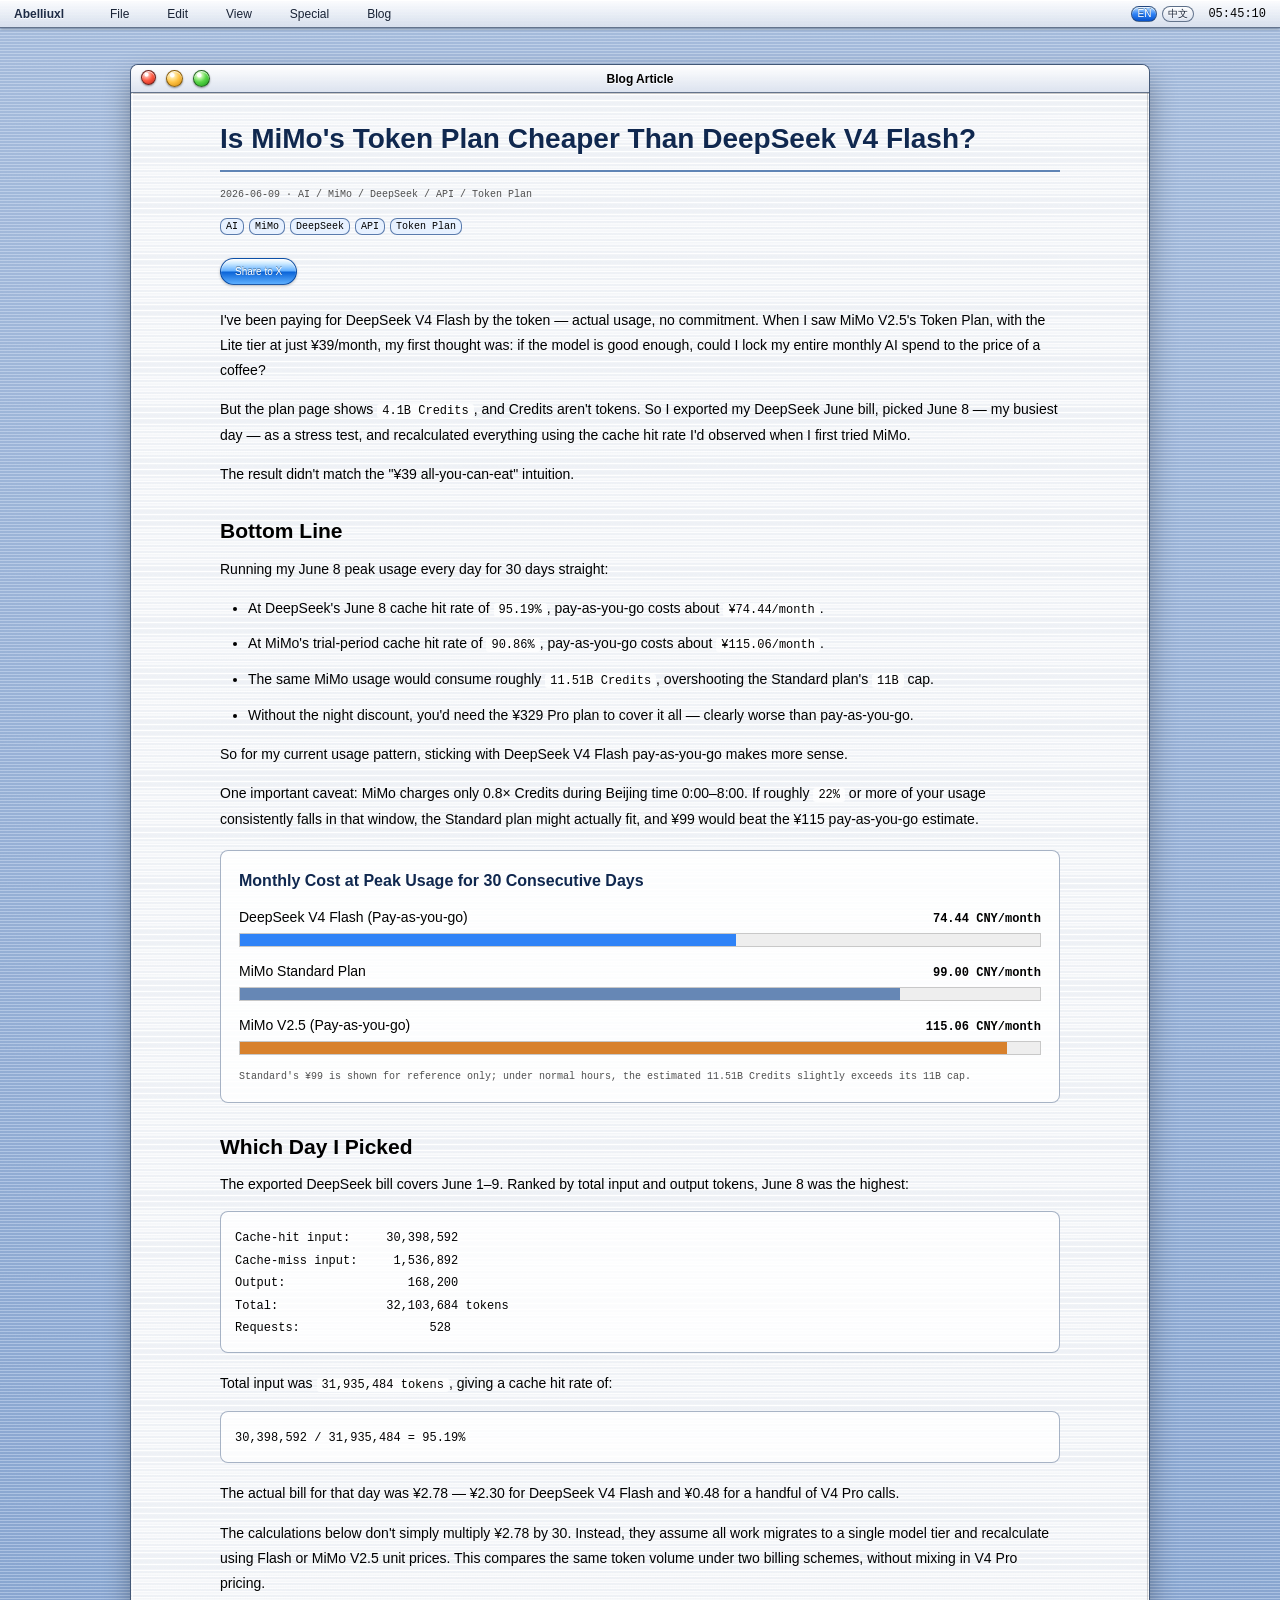
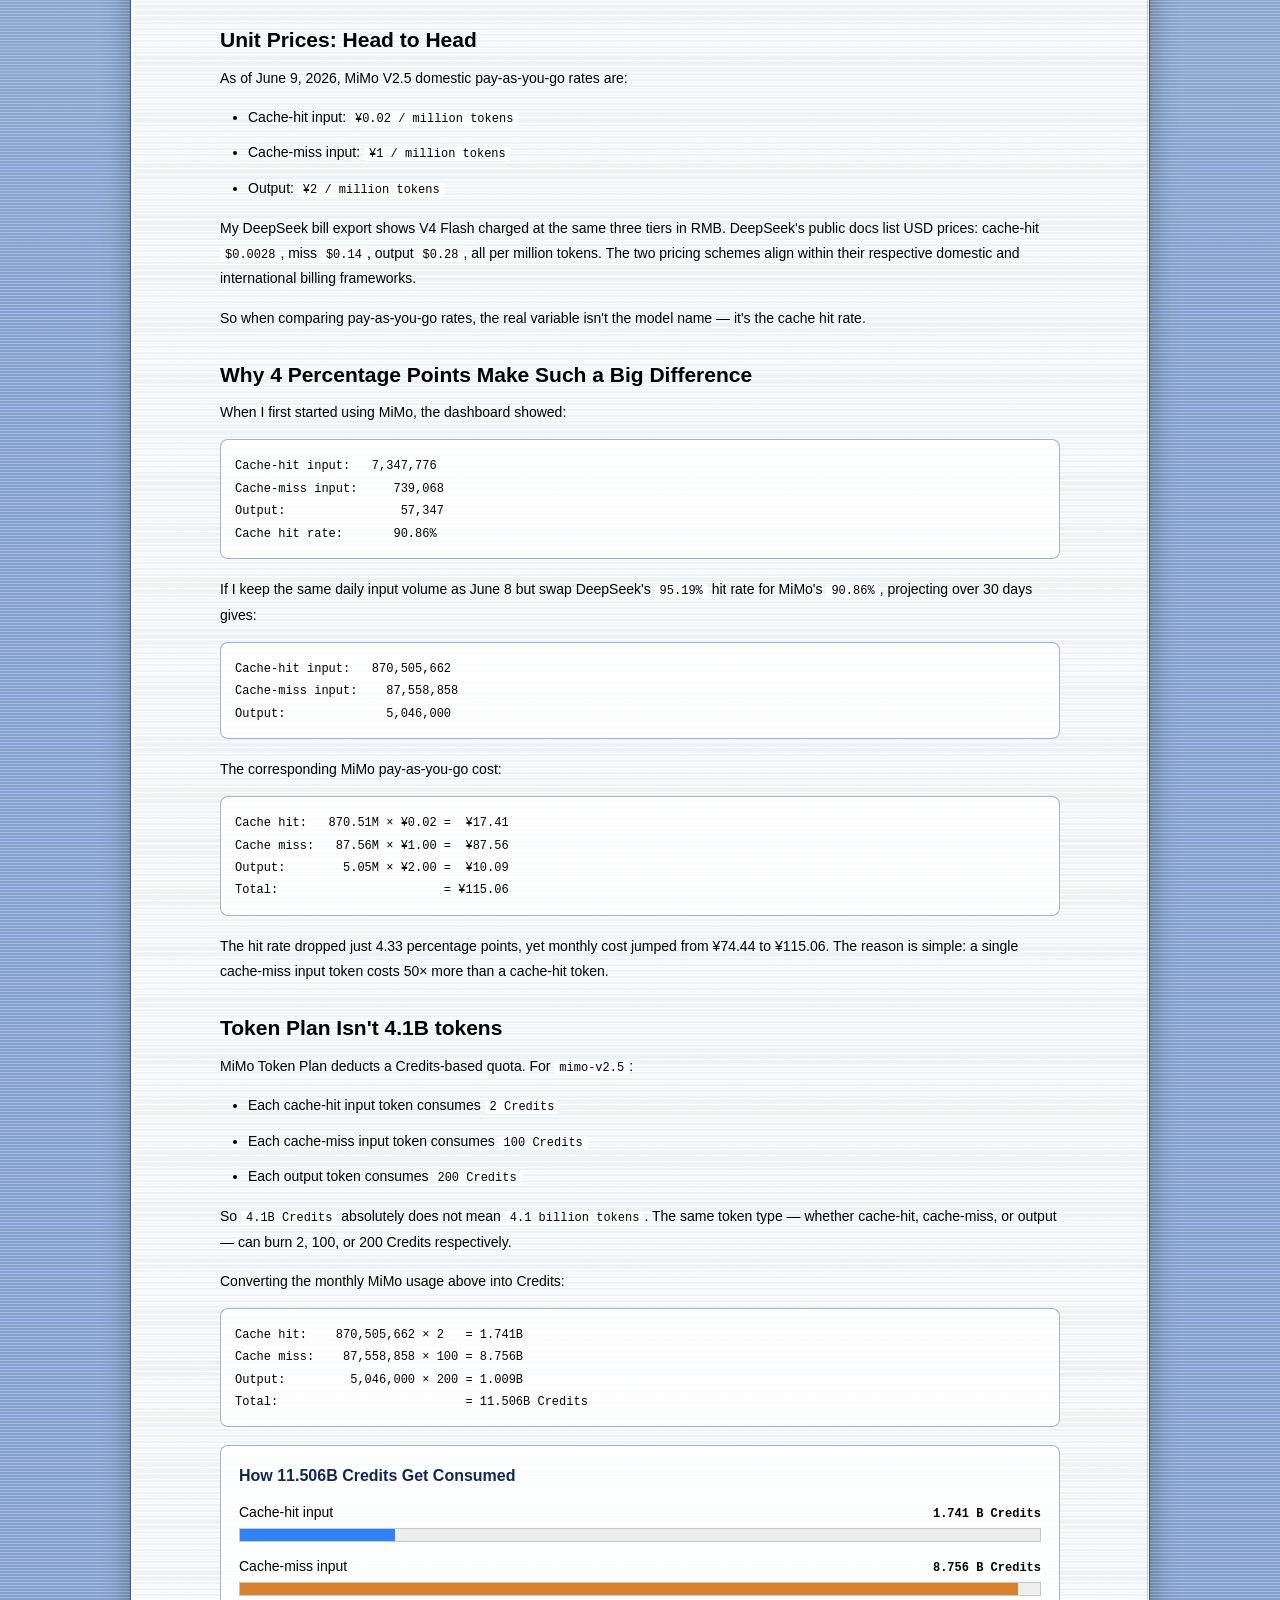
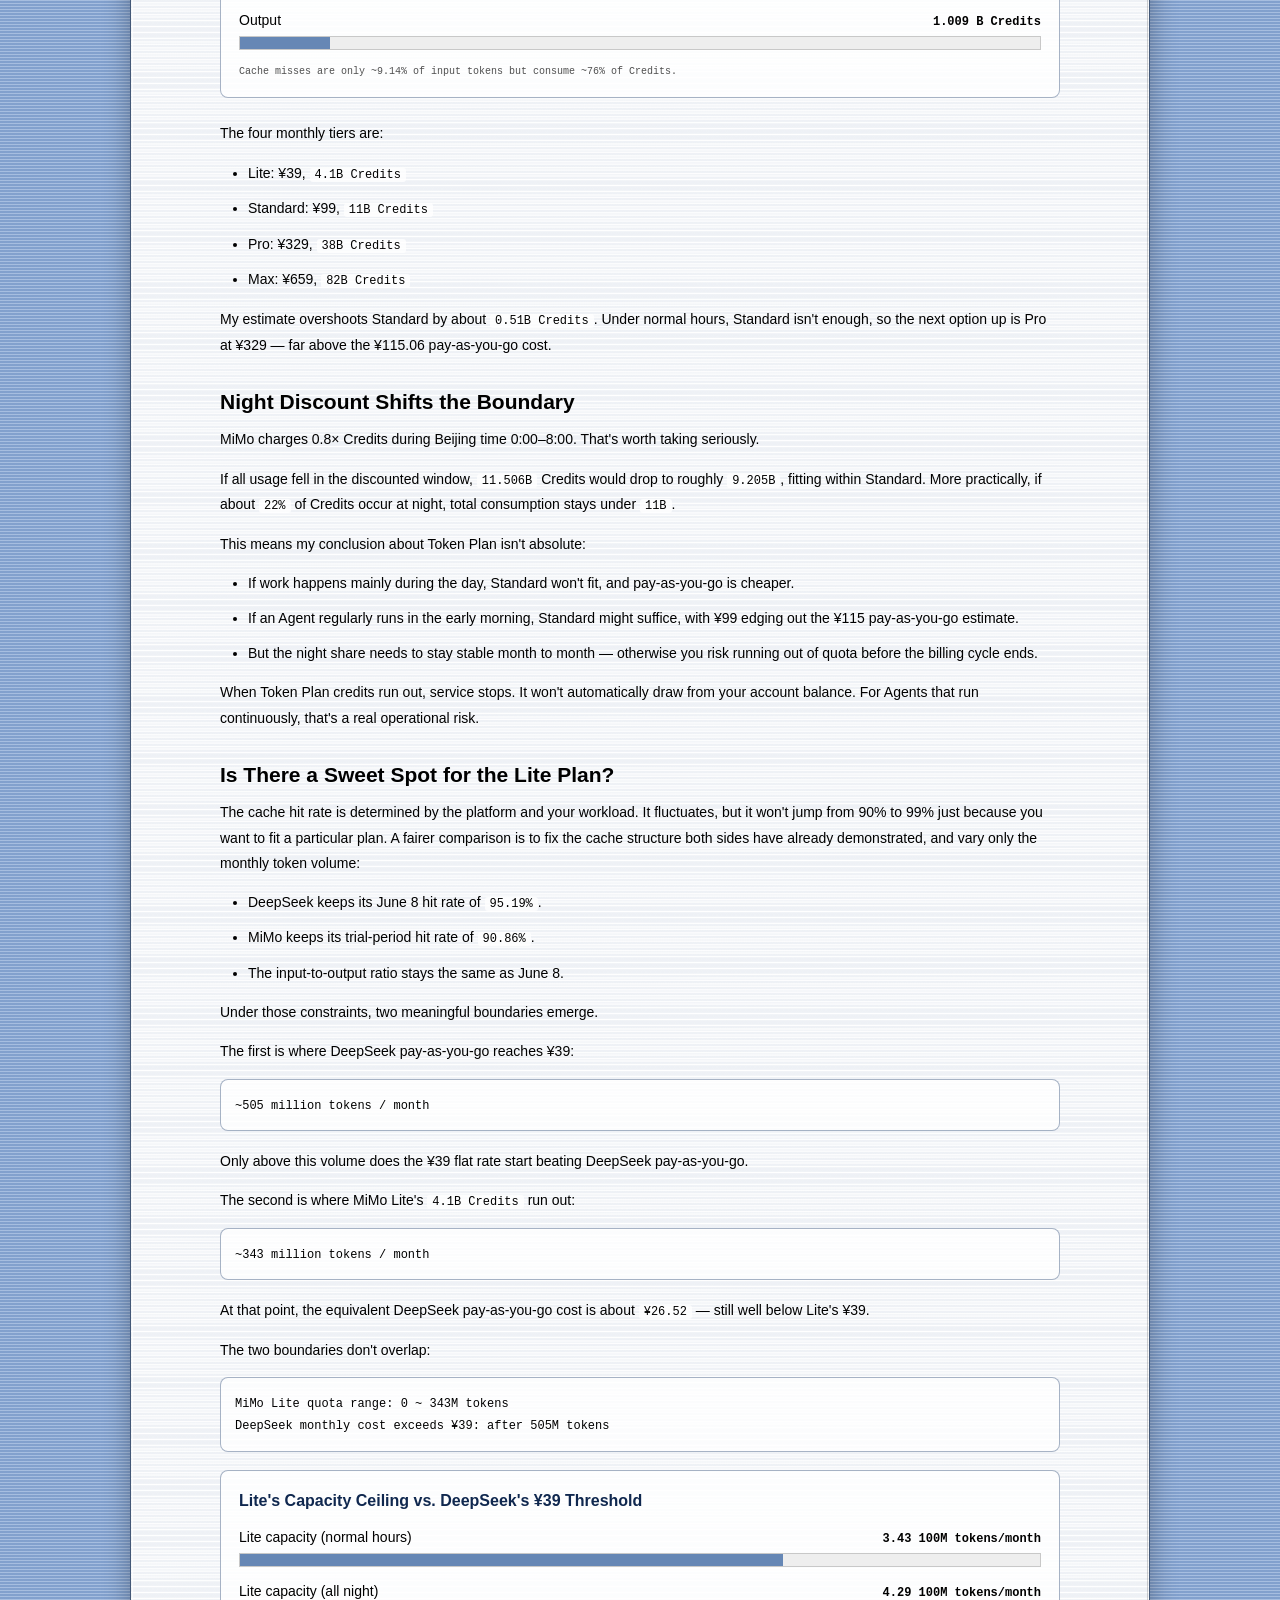
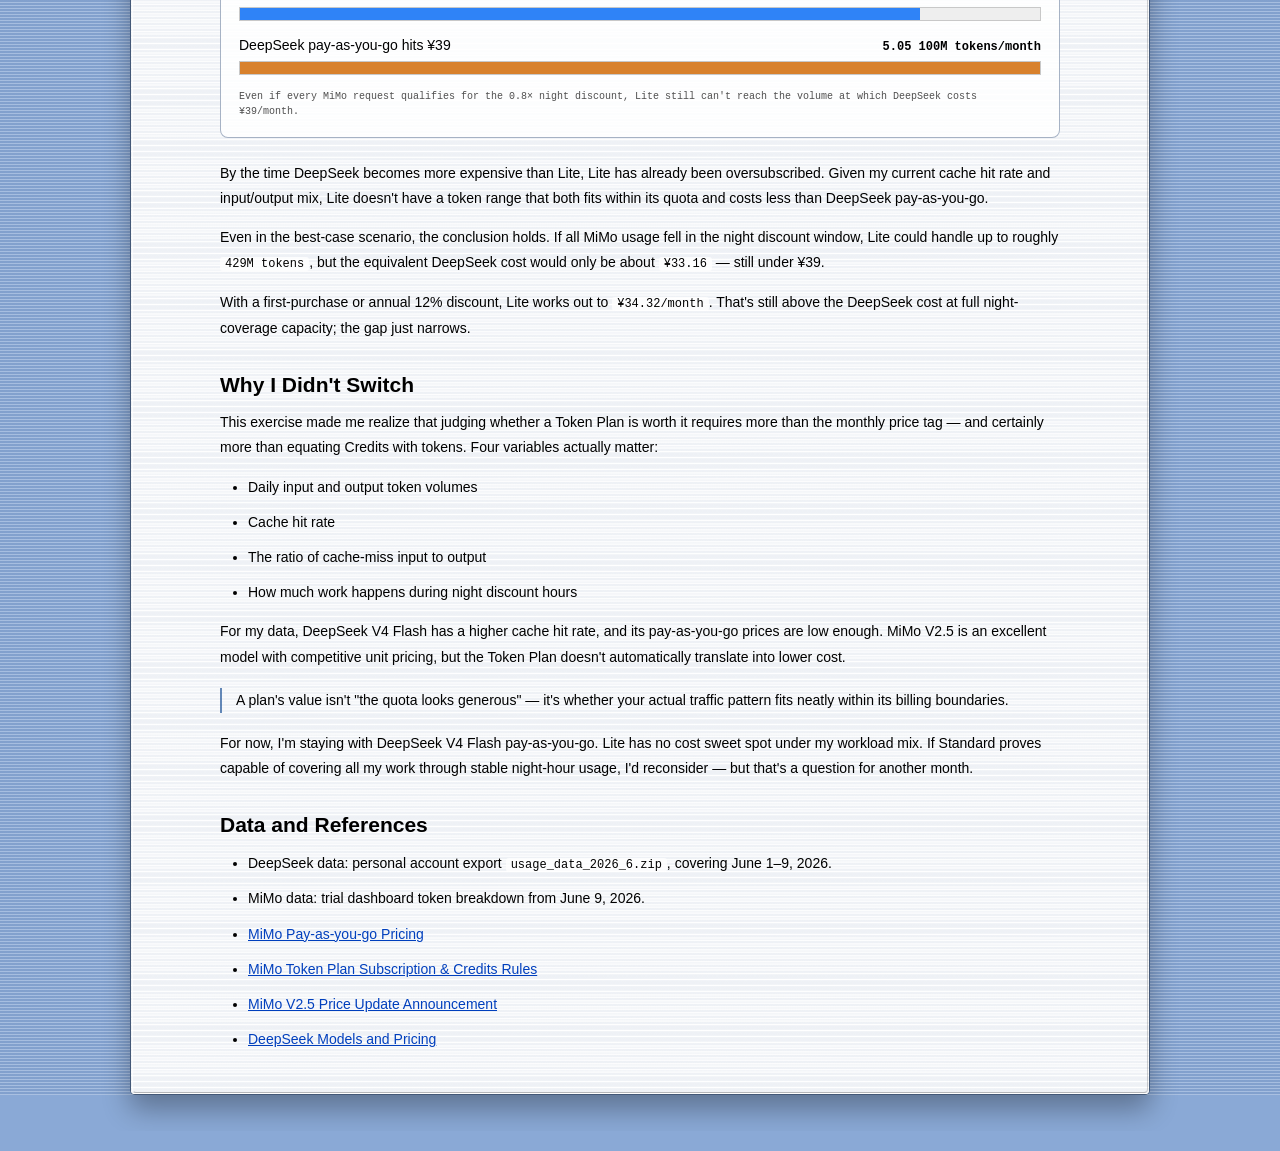
<file: blog/mimo-token-plan-vs-deepseek-v4-flash.html>
<!DOCTYPE html>
<html lang="zh-CN">
<head>
    <meta charset="UTF-8">
    <meta name="viewport" content="width=device-width, initial-scale=1.0">
    <title>Is MiMo&#39;s Token Plan Cheaper Than DeepSeek V4 Flash? - Abelliuxl Macintosh</title>
    <link rel="icon" type="image/png" href="/favicon.png">
    <style>
        :root {
            --color-black: #000000;
            --color-white: #ffffff;
            --color-gray-10: #f8f8f8;
            --color-gray-15: #eeeeee;
            --color-gray-25: #d9d9d9;
            --color-gray-35: #c8c8c8;
            --color-gray-50: #929292;
            --color-gray-75: #4f4f4f;
            --color-aqua-blue: #2f83f7;
            --color-aqua-blue-dark: #0751c9;
            --color-aqua-blue-light: #b9ddff;
            --color-aqua-window: #f7f7f7;
            --color-aqua-desktop: #8aa9d6;
            --color-link: #003fbd;
            --font-family-system: "Lucida Grande", "Geneva", "Helvetica", Arial, sans-serif;
            --font-family-mono: "Monaco", "Courier New", monospace;
            --font-size-xs: 9px;
            --font-size-sm: 10px;
            --font-size-md: 12px;
            --font-size-lg: 14px;
            --font-size-xl: 18px;
            --font-size-2xl: 24px;
            --line-height-normal: 1.5;
            --line-height-relaxed: 1.8;
            --spacing-1: 4px;
            --spacing-2: 8px;
            --spacing-3: 12px;
            --spacing-4: 16px;
            --spacing-5: 20px;
            --spacing-6: 24px;
            --spacing-8: 32px;
            --menubar-height: 24px;
            --border-width-thick: 3px;
            --border-width-thin: 2px;
            --border-width-hairline: 1px;
            --shadow-hard-lg: 0 14px 28px rgba(0, 0, 0, 0.32);
        }

        * {
            box-sizing: border-box;
            margin: 0;
            padding: 0;
        }

        html,
        body {
            min-height: 100%;
            font-family: var(--font-family-system);
            font-size: var(--font-size-md);
            line-height: var(--line-height-normal);
            background: var(--color-aqua-desktop);
            color: var(--color-black);
        }

        body {
            background-image:
                linear-gradient(180deg, rgba(255,255,255,0.28), rgba(255,255,255,0) 34%),
                repeating-linear-gradient(
                    0deg,
                    rgba(255,255,255,0.24),
                    rgba(255,255,255,0.24) 1px,
                    rgba(94, 122, 166, 0.18) 1px,
                    rgba(94, 122, 166, 0.18) 3px
                );
            padding-top: var(--menubar-height);
        }

        .menu-bar {
            position: fixed;
            top: 0;
            left: 0;
            right: 0;
            height: var(--menubar-height);
            background:
                linear-gradient(180deg, rgba(255, 255, 255, 0.96), rgba(218, 225, 238, 0.94));
            border-bottom: var(--border-width-hairline) solid rgba(42, 65, 98, 0.72);
            display: flex;
            align-items: center;
            padding: 0 var(--spacing-3);
            z-index: 1000;
            box-shadow:
                inset 0 1px 0 var(--color-white),
                0 1px 3px rgba(0, 0, 0, 0.28);
        }

        .menu-bar .logo {
            font-weight: bold;
            font-size: var(--font-size-sm);
            padding-right: var(--spacing-4);
            color: #1d2b45;
            text-shadow: 0 1px 0 var(--color-white);
            text-decoration: none;
        }

        .menu-bar .logo:hover {
            color: #1d2b45;
            background: none;
        }

        .menu-bar .menu-items {
            display: flex;
            gap: var(--spacing-4);
            margin-left: var(--spacing-4);
        }

        .menu-bar .menu-item,
        .menu-bar .clock {
            font-size: var(--font-size-sm);
        }

        .menu-bar .menu-item {
            padding: 2px var(--spacing-2);
            border-radius: 10px;
            color: #182235;
        }

        .menu-bar .menu-item:hover {
            background: linear-gradient(180deg, var(--color-aqua-blue-light), var(--color-aqua-blue), var(--color-aqua-blue-dark));
            color: var(--color-white);
            text-shadow: 0 -1px 0 rgba(0, 0, 0, 0.35);
        }

        .menu-bar .clock {
            margin-left: auto;
            font-family: var(--font-family-mono);
        }

        main {
            width: min(880px, calc(100vw - 32px));
            margin: var(--spacing-8) auto;
        }

        .window {
            position: relative;
            background: var(--color-aqua-window);
            border: var(--border-width-hairline) solid rgba(43, 66, 102, 0.88);
            box-shadow: var(--shadow-hard-lg);
            padding: 0;
            border-radius: 8px 8px 5px 5px;
            overflow: hidden;
        }

        .window::before {
            content: '';
            position: absolute;
            inset: 1px;
            pointer-events: none;
            border-radius: 7px 7px 4px 4px;
            border-top: var(--border-width-hairline) solid rgba(255, 255, 255, 0.92);
            border-left: var(--border-width-hairline) solid rgba(255, 255, 255, 0.72);
            border-right: var(--border-width-hairline) solid rgba(0, 0, 0, 0.18);
            border-bottom: var(--border-width-hairline) solid rgba(0, 0, 0, 0.26);
        }

        .window-titlebar {
            height: 24px;
            background:
                linear-gradient(180deg, rgba(255, 255, 255, 0.96), rgba(218, 225, 238, 0.94));
            color: var(--color-black);
            display: flex;
            align-items: center;
            justify-content: center;
            font-size: var(--font-size-sm);
            font-weight: bold;
            border-bottom: var(--border-width-hairline) solid rgba(42, 65, 98, 0.72);
            text-shadow: 0 1px 0 var(--color-white);
            position: relative;
        }

        .window-titlebar .controls {
            position: absolute;
            left: var(--spacing-2);
            display: flex;
            gap: var(--spacing-2);
        }

        .window-close-btn,
        .window-titlebar .controls::before,
        .window-titlebar .controls::after {
            content: '';
            width: 13px;
            height: 13px;
            border-radius: 50%;
            box-shadow:
                inset 0 1px 1px rgba(255,255,255,0.85),
                0 1px 2px rgba(0,0,0,0.42);
        }

        .window-close-btn {
            display: block;
            border: var(--border-width-hairline) solid rgba(102, 31, 27, 0.95);
            background:
                radial-gradient(circle at 35% 28%, #ffffff 0 12%, #ffad9f 20%, #ff5a43 48%, #bb1e12 100%);
            order: 0;
        }

        .window-titlebar .controls::before {
            border: var(--border-width-hairline) solid rgba(123, 82, 6, 0.88);
            background:
                radial-gradient(circle at 35% 28%, #ffffff 0 12%, #ffe8a1 20%, #ffc446 48%, #d18505 100%);
            order: 1;
        }

        .window-titlebar .controls::after {
            border: var(--border-width-hairline) solid rgba(29, 92, 27, 0.88);
            background:
                radial-gradient(circle at 35% 28%, #ffffff 0 12%, #bff5aa 20%, #59d748 48%, #159616 100%);
            order: 2;
        }

        .window-titlebar span {
            background: transparent;
            border: 0;
            line-height: 24px;
            padding: 0 var(--spacing-3);
        }

        .window-content {
            padding: var(--spacing-6);
            background-color: var(--color-white);
            background-image:
                repeating-linear-gradient(
                    0deg,
                    rgba(255,255,255,0.92),
                    rgba(255,255,255,0.92) 1px,
                    rgba(232, 236, 242, 0.72) 1px,
                    rgba(232, 236, 242, 0.72) 3px
                );
            border-top: var(--border-width-hairline) solid rgba(0, 0, 0, 0.22);
        }

        article {
            max-width: 720px;
            margin: 0 auto;
        }

        h1 {
            font-size: var(--font-size-2xl);
            line-height: 1.2;
            overflow-wrap: anywhere;
            border-bottom: var(--border-width-thin) solid rgba(41, 91, 157, 0.72);
            padding-bottom: var(--spacing-3);
            margin-bottom: var(--spacing-3);
            color: #10284f;
            text-shadow: 0 1px 0 var(--color-white);
        }

        h2 {
            font-size: var(--font-size-xl);
            margin: var(--spacing-6) 0 var(--spacing-2);
        }

        h3 {
            font-size: var(--font-size-lg);
            margin: var(--spacing-4) 0 var(--spacing-2);
        }

        p {
            margin-bottom: var(--spacing-3);
            line-height: var(--line-height-relaxed);
        }

        ul,
        ol {
            margin: 0 0 var(--spacing-3) var(--spacing-6);
            line-height: var(--line-height-relaxed);
        }

        li {
            margin-bottom: var(--spacing-2);
        }

        a {
            color: var(--color-link);
            text-decoration: underline;
        }

        a:hover {
            background: var(--color-aqua-blue-dark);
            color: var(--color-white);
        }

        .meta,
        .back-link {
            font-family: var(--font-family-mono);
            font-size: var(--font-size-xs);
            color: var(--color-gray-75);
        }

        .back-link {
            display: inline-block;
            margin-bottom: var(--spacing-4);
            color: var(--color-link);
        }

        .tags {
            display: flex;
            flex-wrap: wrap;
            gap: var(--spacing-1);
            margin: var(--spacing-3) 0 var(--spacing-5);
        }

        .article-actions {
            display: flex;
            flex-wrap: wrap;
            gap: var(--spacing-2);
            margin: var(--spacing-3) 0 var(--spacing-5);
        }

        .x-action {
            display: inline-block;
            border: var(--border-width-hairline) solid rgba(0, 66, 155, 0.88);
            background:
                linear-gradient(180deg, #ffffff 0%, #cdeaff 18%, #61afff 48%, #0a63d7 52%, #5eb0ff 100%);
            color: var(--color-white);
            padding: var(--spacing-1) var(--spacing-3);
            border-radius: 14px;
            font-family: var(--font-family-system);
            font-size: var(--font-size-xs);
            text-decoration: none;
            text-shadow: 0 -1px 0 rgba(0, 0, 0, 0.34);
            box-shadow:
                inset 0 1px 1px rgba(255,255,255,0.88),
                0 1px 3px rgba(0,0,0,0.24);
        }

        .x-action:hover {
            filter: brightness(1.08);
            color: var(--color-white);
            background:
                linear-gradient(180deg, #ffffff 0%, #cdeaff 18%, #61afff 48%, #0a63d7 52%, #5eb0ff 100%);
        }

        .tag {
            border: var(--border-width-hairline) solid rgba(36, 78, 142, 0.72);
            padding: 0 var(--spacing-1);
            font-family: var(--font-family-mono);
            font-size: var(--font-size-xs);
            background: #e7f1ff;
            border-radius: 7px;
        }

        code {
            font-family: var(--font-family-mono);
            font-size: var(--font-size-sm);
            background: rgba(255, 255, 255, 0.78);
            padding: 0 var(--spacing-1);
            border-radius: 3px;
        }

        pre {
            border: var(--border-width-hairline) solid rgba(65, 91, 130, 0.46);
            background: rgba(255, 255, 255, 0.78);
            border-radius: 8px;
            padding: var(--spacing-3);
            margin: var(--spacing-3) 0 var(--spacing-4);
            line-height: 1.6;
            white-space: pre-wrap;
            overflow-wrap: anywhere;
        }

        pre code {
            background: transparent;
            padding: 0;
        }

        blockquote {
            border-left: var(--border-width-thin) solid rgba(41, 91, 157, 0.72);
            padding-left: var(--spacing-3);
            margin: var(--spacing-4) 0;
            color: var(--color-black);
        }

        table {
            width: 100%;
            border-collapse: collapse;
            margin: var(--spacing-3) 0 var(--spacing-4);
            font-size: var(--font-size-md);
            line-height: 1.5;
        }

        thead {
            background: rgba(255, 255, 255, 0.78);
        }

        th, td {
            border: var(--border-width-hairline) solid rgba(65, 91, 130, 0.3);
            padding: 6px 10px;
            vertical-align: top;
        }

        th {
            font-weight: bold;
            white-space: nowrap;
        }

        tbody tr:nth-child(even) {
            background: rgba(255, 255, 255, 0.45);
        }

        .article-chart {
            border: var(--border-width-hairline) solid rgba(65, 91, 130, 0.46);
            background: rgba(255, 255, 255, 0.82);
            border-radius: 8px;
            padding: var(--spacing-4);
            margin: var(--spacing-4) 0 var(--spacing-5);
        }

        .chart-title {
            font-size: var(--font-size-lg);
            font-weight: bold;
            margin-bottom: var(--spacing-3);
            color: #10284f;
        }

        .chart-rows {
            display: grid;
            gap: var(--spacing-3);
        }

        .chart-row-header {
            display: flex;
            align-items: baseline;
            justify-content: space-between;
            gap: var(--spacing-3);
            margin-bottom: var(--spacing-1);
        }

        .chart-label {
            min-width: 0;
            overflow-wrap: anywhere;
        }

        .chart-value {
            flex: 0 0 auto;
            font-family: var(--font-family-mono);
            font-size: var(--font-size-sm);
            font-weight: bold;
        }

        .chart-track {
            height: 14px;
            background: var(--color-gray-15);
            border: var(--border-width-hairline) solid var(--color-gray-35);
            overflow: hidden;
        }

        .chart-bar {
            display: block;
            min-width: 2px;
            height: 100%;
        }

        .chart-bar-blue {
            background: var(--color-aqua-blue);
        }

        .chart-bar-slate {
            background: #6687b5;
        }

        .chart-bar-orange {
            background: #d8812c;
        }

        .chart-bar-red {
            background: #c8423a;
        }

        .chart-bar-green {
            background: #3a9b46;
        }

        .language-switcher {
            display: inline-flex;
            align-items: center;
            gap: var(--spacing-1);
            margin-left: auto;
            margin-right: var(--spacing-3);
        }

        .language-button {
            font-family: var(--font-family-system);
            font-size: var(--font-size-xs);
            line-height: 1;
            padding: 2px var(--spacing-1);
            border: var(--border-width-hairline) solid rgba(42, 65, 98, 0.72);
            border-radius: 8px;
            background: linear-gradient(180deg, rgba(255, 255, 255, 0.96), rgba(218, 225, 238, 0.94));
            color: #182235;
            cursor: pointer;
            text-shadow: 0 1px 0 var(--color-white);
            box-shadow: inset 0 1px 0 rgba(255, 255, 255, 0.7);
        }

        .language-button:hover {
            background: linear-gradient(180deg, var(--color-aqua-blue-light), var(--color-aqua-blue), var(--color-aqua-blue-dark));
            color: var(--color-white);
            text-shadow: 0 -1px 0 rgba(0, 0, 0, 0.35);
        }

        .language-button.active {
            background: linear-gradient(180deg, var(--color-aqua-blue-light), var(--color-aqua-blue), var(--color-aqua-blue-dark));
            color: var(--color-white);
            text-shadow: 0 -1px 0 rgba(0, 0, 0, 0.35);
            cursor: default;
        }

        .menu-bar .clock {
            margin-left: 0;
        }

        .article-chart figcaption {
            margin-top: var(--spacing-3);
            font-family: var(--font-family-mono);
            font-size: var(--font-size-xs);
            color: var(--color-gray-75);
            line-height: var(--line-height-normal);
        }

        @media (min-width: 768px) {
            :root {
                --font-size-xs: 10px;
                --font-size-sm: 12px;
                --font-size-md: 14px;
                --font-size-lg: 16px;
                --font-size-xl: 21px;
                --font-size-2xl: 28px;

                --spacing-1: 5px;
                --spacing-2: 10px;
                --spacing-3: 14px;
                --spacing-4: 18px;
                --spacing-5: 23px;
                --spacing-6: 28px;
                --spacing-8: 36px;
                --menubar-height: 28px;
            }

            main {
                width: min(1020px, calc(100vw - 36px));
                margin: var(--spacing-8) auto;
            }

            .window-titlebar {
                height: 28px;
            }

            .window-titlebar span {
                line-height: 28px;
            }

            .window-close-btn,
            .window-titlebar .controls::before,
            .window-titlebar .controls::after {
                width: 15px;
                height: 15px;
            }

            article {
                max-width: 840px;
            }
        }

        @media (max-width: 767px) {
            .menu-bar .menu-items {
                display: none;
            }

            main {
                width: calc(100vw - 16px);
                margin: var(--spacing-4) auto;
            }

            .window-content {
                padding: var(--spacing-4);
            }

            h1 {
                font-size: var(--font-size-xl);
            }
        }
    </style>
</head>
<body data-title-en="Is MiMo&#39;s Token Plan Cheaper Than DeepSeek V4 Flash? - Abelliuxl Macintosh" data-title-zh="39 元的 MiMo Token Plan，真的比 DeepSeek V4 Flash 划算吗？ - Abelliuxl Macintosh">
    <div class="menu-bar">
        <a class="logo" href="/">Abelliuxl</a>
        <div class="menu-items">
            <div class="menu-item">File</div>
            <div class="menu-item">Edit</div>
            <div class="menu-item">View</div>
            <div class="menu-item">Special</div>
            <div class="menu-item">Blog</div>
        </div>
        <div class="language-switcher" role="group" aria-label="Language">
            <button class="language-button" type="button" data-language="en" onclick="setArticleLanguage('en')">EN</button>
            <button class="language-button" type="button" data-language="zh" onclick="setArticleLanguage('zh')">中文</button>
        </div>
        <div class="clock" id="clock">00:00:00</div>
    </div>

    <main>
        <div class="window">
            <div class="window-titlebar">
                <div class="controls"><a class="window-close-btn" href="/" aria-label="Close article and return to desktop"></a></div>
                <span>Blog Article</span>
            </div>
            <div class="window-content">
                <article>
                    <h1 data-lang="en">Is MiMo&#39;s Token Plan Cheaper Than DeepSeek V4 Flash?</h1>
                    <h1 data-lang="zh" hidden>39 元的 MiMo Token Plan，真的比 DeepSeek V4 Flash 划算吗？</h1>
                    <p class="meta">2026-06-09 · AI / MiMo / DeepSeek / API / Token Plan</p>
                    <div class="tags">
                        <span class="tag">AI</span>
                        <span class="tag">MiMo</span>
                        <span class="tag">DeepSeek</span>
                        <span class="tag">API</span>
                        <span class="tag">Token Plan</span>
                    </div>
                    <div class="article-actions">
                        <a class="x-action" id="article-x-share" href="https://twitter.com/intent/tweet" target="_blank" rel="noopener noreferrer">
                            <span data-lang="en">Share to X</span>
                            <span data-lang="zh" hidden>分享到 X</span>
                        </a>
                    </div>
                    <div data-lang="en"><p>I&#39;ve been paying for DeepSeek V4 Flash by the token — actual usage, no commitment. When I saw MiMo V2.5&#39;s Token Plan, with the Lite tier at just ¥39/month, my first thought was: if the model is good enough, could I lock my entire monthly AI spend to the price of a coffee?</p>

<p>But the plan page shows <code>4.1B Credits</code>, and Credits aren&#39;t tokens. So I exported my DeepSeek June bill, picked June 8 — my busiest day — as a stress test, and recalculated everything using the cache hit rate I&#39;d observed when I first tried MiMo.</p>

<p>The result didn&#39;t match the &quot;¥39 all-you-can-eat&quot; intuition.</p>

<h2>Bottom Line</h2>

<p>Running my June 8 peak usage every day for 30 days straight:</p>

<ul>
<li>At DeepSeek&#39;s June 8 cache hit rate of <code>95.19%</code>, pay-as-you-go costs about <code>¥74.44/month</code>.</li>
<li>At MiMo&#39;s trial-period cache hit rate of <code>90.86%</code>, pay-as-you-go costs about <code>¥115.06/month</code>.</li>
<li>The same MiMo usage would consume roughly <code>11.51B Credits</code>, overshooting the Standard plan&#39;s <code>11B</code> cap.</li>
<li>Without the night discount, you&#39;d need the ¥329 Pro plan to cover it all — clearly worse than pay-as-you-go.</li>
</ul>

<p>So for my current usage pattern, sticking with DeepSeek V4 Flash pay-as-you-go makes more sense.</p>

<p>One important caveat: MiMo charges only 0.8× Credits during Beijing time 0:00–8:00. If roughly <code>22%</code> or more of your usage consistently falls in that window, the Standard plan might actually fit, and ¥99 would beat the ¥115 pay-as-you-go estimate.</p>

<figure class="article-chart">
    <div class="chart-title">Monthly Cost at Peak Usage for 30 Consecutive Days</div>
    <div class="chart-rows">
<div class="chart-row">
    <div class="chart-row-header">
        <span class="chart-label">DeepSeek V4 Flash (Pay-as-you-go)</span>
        <span class="chart-value">74.44 CNY/month</span>
    </div>
    <div class="chart-track" aria-hidden="true">
        <span class="chart-bar chart-bar-blue" style="width: 62.03%"></span>
    </div>
</div>
<div class="chart-row">
    <div class="chart-row-header">
        <span class="chart-label">MiMo Standard Plan</span>
        <span class="chart-value">99.00 CNY/month</span>
    </div>
    <div class="chart-track" aria-hidden="true">
        <span class="chart-bar chart-bar-slate" style="width: 82.50%"></span>
    </div>
</div>
<div class="chart-row">
    <div class="chart-row-header">
        <span class="chart-label">MiMo V2.5 (Pay-as-you-go)</span>
        <span class="chart-value">115.06 CNY/month</span>
    </div>
    <div class="chart-track" aria-hidden="true">
        <span class="chart-bar chart-bar-orange" style="width: 95.88%"></span>
    </div>
</div>
    </div>
    <figcaption>Standard&#39;s ¥99 is shown for reference only; under normal hours, the estimated 11.51B Credits slightly exceeds its 11B cap.</figcaption>
</figure>

<h2>Which Day I Picked</h2>

<p>The exported DeepSeek bill covers June 1–9. Ranked by total input and output tokens, June 8 was the highest:</p>

<pre><code>Cache-hit input:     30,398,592
Cache-miss input:     1,536,892
Output:                 168,200
Total:               32,103,684 tokens
Requests:                  528</code></pre>

<p>Total input was <code>31,935,484 tokens</code>, giving a cache hit rate of:</p>

<pre><code>30,398,592 / 31,935,484 = 95.19%</code></pre>

<p>The actual bill for that day was ¥2.78 — ¥2.30 for DeepSeek V4 Flash and ¥0.48 for a handful of V4 Pro calls.</p>

<p>The calculations below don&#39;t simply multiply ¥2.78 by 30. Instead, they assume all work migrates to a single model tier and recalculate using Flash or MiMo V2.5 unit prices. This compares the same token volume under two billing schemes, without mixing in V4 Pro pricing.</p>

<h2>Unit Prices: Head to Head</h2>

<p>As of June 9, 2026, MiMo V2.5 domestic pay-as-you-go rates are:</p>

<ul>
<li>Cache-hit input: <code>¥0.02 / million tokens</code></li>
<li>Cache-miss input: <code>¥1 / million tokens</code></li>
<li>Output: <code>¥2 / million tokens</code></li>
</ul>

<p>My DeepSeek bill export shows V4 Flash charged at the same three tiers in RMB. DeepSeek&#39;s public docs list USD prices: cache-hit <code>$0.0028</code>, miss <code>$0.14</code>, output <code>$0.28</code>, all per million tokens. The two pricing schemes align within their respective domestic and international billing frameworks.</p>

<p>So when comparing pay-as-you-go rates, the real variable isn&#39;t the model name — it&#39;s the cache hit rate.</p>

<h2>Why 4 Percentage Points Make Such a Big Difference</h2>

<p>When I first started using MiMo, the dashboard showed:</p>

<pre><code>Cache-hit input:   7,347,776
Cache-miss input:     739,068
Output:                57,347
Cache hit rate:       90.86%</code></pre>

<p>If I keep the same daily input volume as June 8 but swap DeepSeek&#39;s <code>95.19%</code> hit rate for MiMo&#39;s <code>90.86%</code>, projecting over 30 days gives:</p>

<pre><code>Cache-hit input:   870,505,662
Cache-miss input:    87,558,858
Output:              5,046,000</code></pre>

<p>The corresponding MiMo pay-as-you-go cost:</p>

<pre><code>Cache hit:   870.51M × ¥0.02 =  ¥17.41
Cache miss:   87.56M × ¥1.00 =  ¥87.56
Output:        5.05M × ¥2.00 =  ¥10.09
Total:                       = ¥115.06</code></pre>

<p>The hit rate dropped just 4.33 percentage points, yet monthly cost jumped from ¥74.44 to ¥115.06. The reason is simple: a single cache-miss input token costs 50× more than a cache-hit token.</p>

<h2>Token Plan Isn&#39;t 4.1B tokens</h2>

<p>MiMo Token Plan deducts a Credits-based quota. For <code>mimo-v2.5</code>:</p>

<ul>
<li>Each cache-hit input token consumes <code>2 Credits</code></li>
<li>Each cache-miss input token consumes <code>100 Credits</code></li>
<li>Each output token consumes <code>200 Credits</code></li>
</ul>

<p>So <code>4.1B Credits</code> absolutely does not mean <code>4.1 billion tokens</code>. The same token type — whether cache-hit, cache-miss, or output — can burn 2, 100, or 200 Credits respectively.</p>

<p>Converting the monthly MiMo usage above into Credits:</p>

<pre><code>Cache hit:    870,505,662 × 2   = 1.741B
Cache miss:    87,558,858 × 100 = 8.756B
Output:         5,046,000 × 200 = 1.009B
Total:                          = 11.506B Credits</code></pre>

<figure class="article-chart">
    <div class="chart-title">How 11.506B Credits Get Consumed</div>
    <div class="chart-rows">
<div class="chart-row">
    <div class="chart-row-header">
        <span class="chart-label">Cache-hit input</span>
        <span class="chart-value">1.741 B Credits</span>
    </div>
    <div class="chart-track" aria-hidden="true">
        <span class="chart-bar chart-bar-blue" style="width: 19.34%"></span>
    </div>
</div>
<div class="chart-row">
    <div class="chart-row-header">
        <span class="chart-label">Cache-miss input</span>
        <span class="chart-value">8.756 B Credits</span>
    </div>
    <div class="chart-track" aria-hidden="true">
        <span class="chart-bar chart-bar-orange" style="width: 97.29%"></span>
    </div>
</div>
<div class="chart-row">
    <div class="chart-row-header">
        <span class="chart-label">Output</span>
        <span class="chart-value">1.009 B Credits</span>
    </div>
    <div class="chart-track" aria-hidden="true">
        <span class="chart-bar chart-bar-slate" style="width: 11.21%"></span>
    </div>
</div>
    </div>
    <figcaption>Cache misses are only ~9.14% of input tokens but consume ~76% of Credits.</figcaption>
</figure>

<p>The four monthly tiers are:</p>

<ul>
<li>Lite: ¥39, <code>4.1B Credits</code></li>
<li>Standard: ¥99, <code>11B Credits</code></li>
<li>Pro: ¥329, <code>38B Credits</code></li>
<li>Max: ¥659, <code>82B Credits</code></li>
</ul>

<p>My estimate overshoots Standard by about <code>0.51B Credits</code>. Under normal hours, Standard isn&#39;t enough, so the next option up is Pro at ¥329 — far above the ¥115.06 pay-as-you-go cost.</p>

<h2>Night Discount Shifts the Boundary</h2>

<p>MiMo charges 0.8× Credits during Beijing time 0:00–8:00. That&#39;s worth taking seriously.</p>

<p>If all usage fell in the discounted window, <code>11.506B</code> Credits would drop to roughly <code>9.205B</code>, fitting within Standard. More practically, if about <code>22%</code> of Credits occur at night, total consumption stays under <code>11B</code>.</p>

<p>This means my conclusion about Token Plan isn&#39;t absolute:</p>

<ul>
<li>If work happens mainly during the day, Standard won&#39;t fit, and pay-as-you-go is cheaper.</li>
<li>If an Agent regularly runs in the early morning, Standard might suffice, with ¥99 edging out the ¥115 pay-as-you-go estimate.</li>
<li>But the night share needs to stay stable month to month — otherwise you risk running out of quota before the billing cycle ends.</li>
</ul>

<p>When Token Plan credits run out, service stops. It won&#39;t automatically draw from your account balance. For Agents that run continuously, that&#39;s a real operational risk.</p>

<h2>Is There a Sweet Spot for the Lite Plan?</h2>

<p>The cache hit rate is determined by the platform and your workload. It fluctuates, but it won&#39;t jump from 90% to 99% just because you want to fit a particular plan. A fairer comparison is to fix the cache structure both sides have already demonstrated, and vary only the monthly token volume:</p>

<ul>
<li>DeepSeek keeps its June 8 hit rate of <code>95.19%</code>.</li>
<li>MiMo keeps its trial-period hit rate of <code>90.86%</code>.</li>
<li>The input-to-output ratio stays the same as June 8.</li>
</ul>

<p>Under those constraints, two meaningful boundaries emerge.</p>

<p>The first is where DeepSeek pay-as-you-go reaches ¥39:</p>

<pre><code>~505 million tokens / month</code></pre>

<p>Only above this volume does the ¥39 flat rate start beating DeepSeek pay-as-you-go.</p>

<p>The second is where MiMo Lite&#39;s <code>4.1B Credits</code> run out:</p>

<pre><code>~343 million tokens / month</code></pre>

<p>At that point, the equivalent DeepSeek pay-as-you-go cost is about <code>¥26.52</code> — still well below Lite&#39;s ¥39.</p>

<p>The two boundaries don&#39;t overlap:</p>

<pre><code>MiMo Lite quota range: 0 ~ 343M tokens
DeepSeek monthly cost exceeds ¥39: after 505M tokens</code></pre>

<figure class="article-chart">
    <div class="chart-title">Lite&#39;s Capacity Ceiling vs. DeepSeek&#39;s ¥39 Threshold</div>
    <div class="chart-rows">
<div class="chart-row">
    <div class="chart-row-header">
        <span class="chart-label">Lite capacity (normal hours)</span>
        <span class="chart-value">3.43 100M tokens/month</span>
    </div>
    <div class="chart-track" aria-hidden="true">
        <span class="chart-bar chart-bar-slate" style="width: 67.92%"></span>
    </div>
</div>
<div class="chart-row">
    <div class="chart-row-header">
        <span class="chart-label">Lite capacity (all night)</span>
        <span class="chart-value">4.29 100M tokens/month</span>
    </div>
    <div class="chart-track" aria-hidden="true">
        <span class="chart-bar chart-bar-blue" style="width: 84.95%"></span>
    </div>
</div>
<div class="chart-row">
    <div class="chart-row-header">
        <span class="chart-label">DeepSeek pay-as-you-go hits ¥39</span>
        <span class="chart-value">5.05 100M tokens/month</span>
    </div>
    <div class="chart-track" aria-hidden="true">
        <span class="chart-bar chart-bar-orange" style="width: 100.00%"></span>
    </div>
</div>
    </div>
    <figcaption>Even if every MiMo request qualifies for the 0.8× night discount, Lite still can&#39;t reach the volume at which DeepSeek costs ¥39/month.</figcaption>
</figure>

<p>By the time DeepSeek becomes more expensive than Lite, Lite has already been oversubscribed. Given my current cache hit rate and input/output mix, Lite doesn&#39;t have a token range that both fits within its quota and costs less than DeepSeek pay-as-you-go.</p>

<p>Even in the best-case scenario, the conclusion holds. If all MiMo usage fell in the night discount window, Lite could handle up to roughly <code>429M tokens</code>, but the equivalent DeepSeek cost would only be about <code>¥33.16</code> — still under ¥39.</p>

<p>With a first-purchase or annual 12% discount, Lite works out to <code>¥34.32/month</code>. That&#39;s still above the DeepSeek cost at full night-coverage capacity; the gap just narrows.</p>

<h2>Why I Didn&#39;t Switch</h2>

<p>This exercise made me realize that judging whether a Token Plan is worth it requires more than the monthly price tag — and certainly more than equating Credits with tokens. Four variables actually matter:</p>

<ul>
<li>Daily input and output token volumes</li>
<li>Cache hit rate</li>
<li>The ratio of cache-miss input to output</li>
<li>How much work happens during night discount hours</li>
</ul>

<p>For my data, DeepSeek V4 Flash has a higher cache hit rate, and its pay-as-you-go prices are low enough. MiMo V2.5 is an excellent model with competitive unit pricing, but the Token Plan doesn&#39;t automatically translate into lower cost.</p>

<blockquote>
<p>A plan&#39;s value isn&#39;t &quot;the quota looks generous&quot; — it&#39;s whether your actual traffic pattern fits neatly within its billing boundaries.</p>
</blockquote>

<p>For now, I&#39;m staying with DeepSeek V4 Flash pay-as-you-go. Lite has no cost sweet spot under my workload mix. If Standard proves capable of covering all my work through stable night-hour usage, I&#39;d reconsider — but that&#39;s a question for another month.</p>

<h2>Data and References</h2>

<ul>
<li>DeepSeek data: personal account export <code>usage_data_2026_6.zip</code>, covering June 1–9, 2026.</li>
<li>MiMo data: trial dashboard token breakdown from June 9, 2026.</li>
<li><a href="https://platform.xiaomimimo.com/static/docs/price/pay-as-you-go.md">MiMo Pay-as-you-go Pricing</a></li>
<li><a href="https://platform.xiaomimimo.com/static/docs/price/tokenplan/subscription.md">MiMo Token Plan Subscription &amp; Credits Rules</a></li>
<li><a href="https://platform.xiaomimimo.com/static/docs/news/v2.5-price-update.md">MiMo V2.5 Price Update Announcement</a></li>
<li><a href="https://api-docs.deepseek.com/quick_start/pricing">DeepSeek Models and Pricing</a></li>
</ul></div>
                    <div data-lang="zh" hidden><p>我之前一直在用 DeepSeek V4 Flash 的 API，按实际 token 用量付费。最近看到 MiMo V2.5 的 Token Plan，Lite 套餐每月只要 39 元，第一反应是：如果模型够用，换过去是不是能把每月成本直接锁死在一杯咖啡的钱？</p>

<p>但套餐页上的 <code>4.1B Credits</code> 看起来很大，Credits 又不等于 token。于是我把 DeepSeek 6 月账单导了出来，挑了 6 月 8 日这一天做压力测试，再用刚开始试用 MiMo 时观察到的缓存命中率重新算了一遍。</p>

<p>结果和&quot;39 元包月&quot;给人的第一印象不太一样。</p>

<h2>先说结论</h2>

<p>以我 6 月 8 日的峰值用量连续跑 30 天：</p>

<ul>
<li>按 DeepSeek 当天 <code>95.19%</code> 的缓存命中率计算，按量费用约为每月 <code>74.44 元</code>。</li>
<li>按 MiMo 试用期间 <code>90.86%</code> 的缓存命中率计算，按量费用约为每月 <code>115.06 元</code>。</li>
<li>同样的 MiMo 用量会消耗约 <code>11.51B Credits</code>，超过 Standard 套餐的 <code>11B</code> 额度。</li>
<li>不考虑夜间优惠时，需要购买 <code>329 元</code>的 Pro 套餐才能完整覆盖，显然不如按量付费。</li>
</ul>

<p>所以对我现在的使用方式，继续使用 DeepSeek V4 Flash 按量付费更合适。</p>

<p>不过这里有一个重要例外：MiMo 在北京时间 0:00–8:00 只按 0.8 倍消耗 Credits。如果大约 <code>22%</code> 以上的用量稳定发生在这个时间段，Standard 套餐就可能装得下，此时 99 元会比预计的 115 元按量费用便宜一点。</p>

<figure class="article-chart">
    <div class="chart-title">峰值用量连续 30 天的月度成本</div>
    <div class="chart-rows">
<div class="chart-row">
    <div class="chart-row-header">
        <span class="chart-label">DeepSeek V4 Flash 按量</span>
        <span class="chart-value">74.44 元/月</span>
    </div>
    <div class="chart-track" aria-hidden="true">
        <span class="chart-bar chart-bar-blue" style="width: 62.03%"></span>
    </div>
</div>
<div class="chart-row">
    <div class="chart-row-header">
        <span class="chart-label">MiMo Standard 套餐</span>
        <span class="chart-value">99.00 元/月</span>
    </div>
    <div class="chart-track" aria-hidden="true">
        <span class="chart-bar chart-bar-slate" style="width: 82.50%"></span>
    </div>
</div>
<div class="chart-row">
    <div class="chart-row-header">
        <span class="chart-label">MiMo V2.5 按量</span>
        <span class="chart-value">115.06 元/月</span>
    </div>
    <div class="chart-track" aria-hidden="true">
        <span class="chart-bar chart-bar-orange" style="width: 95.88%"></span>
    </div>
</div>
    </div>
    <figcaption>Standard 的 99 元只是价格对照；正常时段下，预计 11.51B Credits 会略超其 11B 额度。</figcaption>
</figure>

<h2>我拿哪一天来算</h2>

<p>DeepSeek 导出的 6 月账单包含 6 月 1 日到 9 日的数据。按输入和输出 token 总量排序，6 月 8 日是这段时间里的最高值：</p>

<pre><code>缓存命中输入：30,398,592
缓存未命中输入：1,536,892
输出：168,200
总计：32,103,684 tokens
请求数：528</code></pre>

<p>输入部分一共是 <code>31,935,484 tokens</code>，缓存命中率为：</p>

<pre><code>30,398,592 / 31,935,484 = 95.19%</code></pre>

<p>这一天的实际账单是 2.78 元，其中 DeepSeek V4 Flash 为 2.30 元，少量 V4 Pro 调用为 0.48 元。</p>

<p>后面的计算不是拿 2.78 元直接乘 30，而是假设这些工作全部迁移到同一档模型，再按 Flash 或 MiMo V2.5 的单价重算。这样比较的是同一批 token 在两种计费方式下的成本，而不是混入 V4 Pro 的价格。</p>

<h2>两家的按量单价</h2>

<p>截至 2026 年 6 月 9 日，MiMo V2.5 国内按量价格是：</p>

<ul>
<li>缓存命中输入：<code>0.02 元 / 百万 tokens</code></li>
<li>缓存未命中输入：<code>1 元 / 百万 tokens</code></li>
<li>输出：<code>2 元 / 百万 tokens</code></li>
</ul>

<p>我的 DeepSeek 账单导出文件中，V4 Flash 使用的人民币单价也是这三档。DeepSeek 公共文档展示的是美元价格：缓存命中 <code>$0.0028</code>、未命中 <code>$0.14</code>、输出 <code>$0.28</code>，都是每百万 tokens。两者在各自公开的国内或海外计费口径下基本对齐。</p>

<p>因此，单看按量价时，真正影响结果的不是模型名字，而是缓存命中率。</p>

<h2>为什么 4 个百分点会差这么多</h2>

<p>我刚开始使用 MiMo 时，后台显示：</p>

<pre><code>缓存命中输入：7,347,776
缓存未命中输入：739,068
输出：57,347
缓存命中率：90.86%</code></pre>

<p>如果保持 6 月 8 日相同的每日总输入量，只把缓存命中率从 DeepSeek 的 <code>95.19%</code> 换成 MiMo 的 <code>90.86%</code>，连续计算 30 天，月度输入会变成：</p>

<pre><code>缓存命中输入：870,505,662
缓存未命中输入：87,558,858
输出：5,046,000</code></pre>

<p>对应的 MiMo 按量费用是：</p>

<pre><code>缓存命中：870.51M × 0.02 元 = 17.41 元
缓存未命中：87.56M × 1 元 = 87.56 元
输出：5.05M × 2 元 = 10.09 元
合计：115.06 元</code></pre>

<p>命中率只下降了约 4.33 个百分点，月费却从 74.44 元上升到 115.06 元。原因很简单：一次缓存未命中的输入价格，是缓存命中的 50 倍。</p>

<h2>Token Plan 不是 4.1B tokens</h2>

<p>MiMo Token Plan 使用 Credits 扣减额度。对于 <code>mimo-v2.5</code>：</p>

<ul>
<li>每个缓存命中输入 token 消耗 <code>2 Credits</code></li>
<li>每个缓存未命中输入 token 消耗 <code>100 Credits</code></li>
<li>每个输出 token 消耗 <code>200 Credits</code></li>
</ul>

<p>所以 <code>4.1B Credits</code> 绝不等于 <code>41 亿 tokens</code>。同一个 token 因为类型不同，可能消耗 2、100 或 200 Credits。</p>

<p>把上面的 MiMo 月度用量换成 Credits：</p>

<pre><code>缓存命中：870,505,662 × 2 = 1.741B
缓存未命中：87,558,858 × 100 = 8.756B
输出：5,046,000 × 200 = 1.009B
合计：11.506B Credits</code></pre>

<figure class="article-chart">
    <div class="chart-title">11.506B Credits 是怎么被消耗的</div>
    <div class="chart-rows">
<div class="chart-row">
    <div class="chart-row-header">
        <span class="chart-label">缓存命中输入</span>
        <span class="chart-value">1.741 B Credits</span>
    </div>
    <div class="chart-track" aria-hidden="true">
        <span class="chart-bar chart-bar-blue" style="width: 19.34%"></span>
    </div>
</div>
<div class="chart-row">
    <div class="chart-row-header">
        <span class="chart-label">缓存未命中输入</span>
        <span class="chart-value">8.756 B Credits</span>
    </div>
    <div class="chart-track" aria-hidden="true">
        <span class="chart-bar chart-bar-orange" style="width: 97.29%"></span>
    </div>
</div>
<div class="chart-row">
    <div class="chart-row-header">
        <span class="chart-label">输出</span>
        <span class="chart-value">1.009 B Credits</span>
    </div>
    <div class="chart-track" aria-hidden="true">
        <span class="chart-bar chart-bar-slate" style="width: 11.21%"></span>
    </div>
</div>
    </div>
    <figcaption>缓存未命中只占输入 token 的约 9.14%，却贡献了约 76% 的 Credits 消耗。</figcaption>
</figure>

<p>四档月度套餐分别是：</p>

<ul>
<li>Lite：39 元，<code>4.1B Credits</code></li>
<li>Standard：99 元，<code>11B Credits</code></li>
<li>Pro：329 元，<code>38B Credits</code></li>
<li>Max：659 元，<code>82B Credits</code></li>
</ul>

<p>我的估算值比 Standard 多了约 <code>0.51B Credits</code>。正常时段下 Standard 不够，往上就只能买 Pro，但 329 元又远高于 115.06 元的按量费用。</p>

<h2>夜间优惠会改变边界</h2>

<p>MiMo 在北京时间 0:00–8:00 按 0.8 倍消耗 Credits。这个条件不能忽略。</p>

<p>如果全部用量都发生在优惠时段，<code>11.506B</code> 会降到约 <code>9.205B Credits</code>，Standard 就足够。更实际地反推，只需要约 <code>22%</code> 的 Credits 发生在夜间，预计总消耗就能压到 <code>11B</code> 以内。</p>

<p>这意味着 Token Plan 对我的判断不是绝对的：</p>

<ul>
<li>如果工作主要发生在白天，Standard 不够，按量更划算。</li>
<li>如果 Agent 经常在凌晨自动运行，Standard 可能够用，99 元会略低于 115 元的按量估算。</li>
<li>但夜间占比必须长期稳定，否则月底仍可能提前耗尽额度。</li>
</ul>

<p>Token Plan 用完后会停止服务，不会自动切到账户余额继续扣费。对持续运行的 Agent 来说，这也是需要考虑的风险。</p>

<h2>Lite 套餐存在用量甜蜜区间吗</h2>

<p>缓存命中率是平台和工作负载共同决定的。它会波动，但通常不会为了迁就某个套餐从 90% 突然变成 99%。所以更实用的比较方式，是固定两边已经观察到的缓存结构，只让每月 token 用量变化：</p>

<ul>
<li>DeepSeek 继续使用 6 月 8 日的 <code>95.19%</code> 缓存命中率。</li>
<li>MiMo 使用试用期间的 <code>90.86%</code> 缓存命中率。</li>
<li>输入和输出比例保持与 6 月 8 日相同。</li>
</ul>

<p>在这个前提下，可以得到两个真正有意义的边界。</p>

<p>第一个边界是 DeepSeek 按量费用达到 39 元：</p>

<pre><code>约 5.05 亿 tokens / 月</code></pre>

<p>只有月用量超过这个数字，39 元的固定套餐价格才开始低于 DeepSeek 按量费用。</p>

<p>第二个边界是 MiMo Lite 的 <code>4.1B Credits</code> 被用完：</p>

<pre><code>约 3.43 亿 tokens / 月</code></pre>

<p>也就是说，Lite 能承载的最大月用量只有约 3.43 亿 tokens。到这个位置时，同等用量的 DeepSeek 按量费用约为 <code>26.52 元</code>，仍然明显低于 Lite 的 39 元。</p>

<p>两个边界没有重叠：</p>

<pre><code>MiMo Lite 额度范围：0 ～ 3.43 亿 tokens
DeepSeek 月费超过 39 元：5.05 亿 tokens 以后</code></pre>

<figure class="article-chart">
    <div class="chart-title">Lite 的容量边界与 DeepSeek 的 39 元边界</div>
    <div class="chart-rows">
<div class="chart-row">
    <div class="chart-row-header">
        <span class="chart-label">Lite 正常时段容量</span>
        <span class="chart-value">3.43 亿 tokens/月</span>
    </div>
    <div class="chart-track" aria-hidden="true">
        <span class="chart-bar chart-bar-slate" style="width: 67.92%"></span>
    </div>
</div>
<div class="chart-row">
    <div class="chart-row-header">
        <span class="chart-label">Lite 全部夜间容量</span>
        <span class="chart-value">4.29 亿 tokens/月</span>
    </div>
    <div class="chart-track" aria-hidden="true">
        <span class="chart-bar chart-bar-blue" style="width: 84.95%"></span>
    </div>
</div>
<div class="chart-row">
    <div class="chart-row-header">
        <span class="chart-label">DeepSeek 按量达到 39 元</span>
        <span class="chart-value">5.05 亿 tokens/月</span>
    </div>
    <div class="chart-track" aria-hidden="true">
        <span class="chart-bar chart-bar-orange" style="width: 100.00%"></span>
    </div>
</div>
    </div>
    <figcaption>即使所有 MiMo 用量都享受夜间 0.8 倍消耗，Lite 的容量仍到不了 DeepSeek 月费超过 39 元的边界。</figcaption>
</figure>

<p>等到 DeepSeek 变得比 Lite 贵时，Lite 早已超出额度。因此按我目前的缓存命中率和输入输出结构，Lite 并不存在一个既装得下、又比 DeepSeek 按量便宜的 token 用量区间。</p>

<p>即使把最有利的情况算进去，结论也没有改变。如果全部 MiMo 用量都发生在夜间优惠时段，Lite 最多可以承载约 <code>4.29 亿 tokens</code>，但同等 DeepSeek 费用也只有约 <code>33.16 元</code>，仍低于 39 元。</p>

<p>首购或包年 88 折后，Lite 可折算为 <code>34.32 元/月</code>。这个价格依然高于夜间满额度对应的 DeepSeek 费用，差距只是缩小了。</p>

<h2>最后我为什么没有换</h2>

<p>这次计算让我意识到，判断 Token Plan 是否划算，不能只看每月多少钱，也不能把 Credits 当成 tokens。真正需要看的有四个变量：</p>

<ul>
<li>每天实际处理多少输入和输出 token</li>
<li>缓存命中率</li>
<li>未命中输入和输出所占的比例</li>
<li>有多少工作发生在夜间优惠时段</li>
</ul>

<p>对我当前的数据来说，DeepSeek V4 Flash 的缓存命中率更高，按量价格又足够低。MiMo V2.5 的模型本身和按量价格都很有吸引力，但 Token Plan 并没有自动带来更低成本。</p>

<blockquote>
<p>套餐的价值不是&quot;额度看起来很大&quot;，而是你的真实流量结构刚好能落在它的计费边界里。</p>
</blockquote>

<p>所以现阶段我的选择是继续使用 DeepSeek V4 Flash 按量付费。Lite 在我的负载结构下没有成本甜蜜区间；如果后续 Standard 能依靠稳定的夜间用量覆盖全部工作，再考虑切换会更稳妥。</p>

<h2>数据与参考</h2>

<ul>
<li>DeepSeek 数据：个人账户导出的 <code>usage_data_2026_6.zip</code>，统计区间为 2026 年 6 月 1 日至 9 日。</li>
<li>MiMo 数据：2026 年 6 月 9 日试用后台的 token 分类统计。</li>
<li><a href="https://platform.xiaomimimo.com/static/docs/price/pay-as-you-go.md">MiMo 按量计费说明</a></li>
<li><a href="https://platform.xiaomimimo.com/static/docs/price/tokenplan/subscription.md">MiMo Token Plan 订阅与 Credits 规则</a></li>
<li><a href="https://platform.xiaomimimo.com/static/docs/news/v2.5-price-update.md">MiMo V2.5 价格调整公告</a></li>
<li><a href="https://api-docs.deepseek.com/quick_start/pricing">DeepSeek 模型与价格</a></li>
</ul></div>
                </article>
            </div>
        </div>
    </main>

    <script>
        const LANGUAGE_STORAGE_KEY = 'homepage-language';
        const SUPPORTED_LANGUAGES = ['en', 'zh'];
        let currentArticleLanguage = SUPPORTED_LANGUAGES.includes(localStorage.getItem(LANGUAGE_STORAGE_KEY))
            ? localStorage.getItem(LANGUAGE_STORAGE_KEY)
            : 'en';

        function updateClock() {
            const now = new Date();
            const hours = String(now.getHours()).padStart(2, '0');
            const minutes = String(now.getMinutes()).padStart(2, '0');
            const seconds = String(now.getSeconds()).padStart(2, '0');
            document.getElementById('clock').textContent = `${hours}:${minutes}:${seconds}`;
        }

        function updateShareLink() {
            const link = document.getElementById('article-x-share');
            if (!link) return;
            const intent = new URL('https://twitter.com/intent/tweet');
            intent.searchParams.set('text', document.title.replace(' - Abelliuxl Macintosh', ''));
            intent.searchParams.set('url', window.location.href);
            link.href = intent.href;
        }

        function applyArticleLanguage(language) {
            if (!SUPPORTED_LANGUAGES.includes(language)) return;
            currentArticleLanguage = language;
            document.querySelectorAll('[data-lang]').forEach((element) => {
                element.hidden = element.dataset.lang !== language;
            });
            document.documentElement.lang = language === 'zh' ? 'zh-CN' : 'en';
            const titleKey = language === 'zh' ? 'titleZh' : 'titleEn';
            if (document.body.dataset[titleKey]) {
                document.title = document.body.dataset[titleKey];
            }
            document.querySelectorAll('.language-button').forEach((button) => {
                const isActive = button.dataset.language === language;
                button.classList.toggle('active', isActive);
                button.setAttribute('aria-pressed', isActive ? 'true' : 'false');
            });
            updateShareLink();
        }

        function setArticleLanguage(language) {
            if (!SUPPORTED_LANGUAGES.includes(language)) return;
            try {
                localStorage.setItem(LANGUAGE_STORAGE_KEY, language);
            } catch (error) {
                // localStorage may be unavailable (private mode); continue in-memory only.
            }
            applyArticleLanguage(language);
        }

        updateClock();
        setInterval(updateClock, 1000);
        applyArticleLanguage(currentArticleLanguage);
    </script>
</body>
</html>
</file>
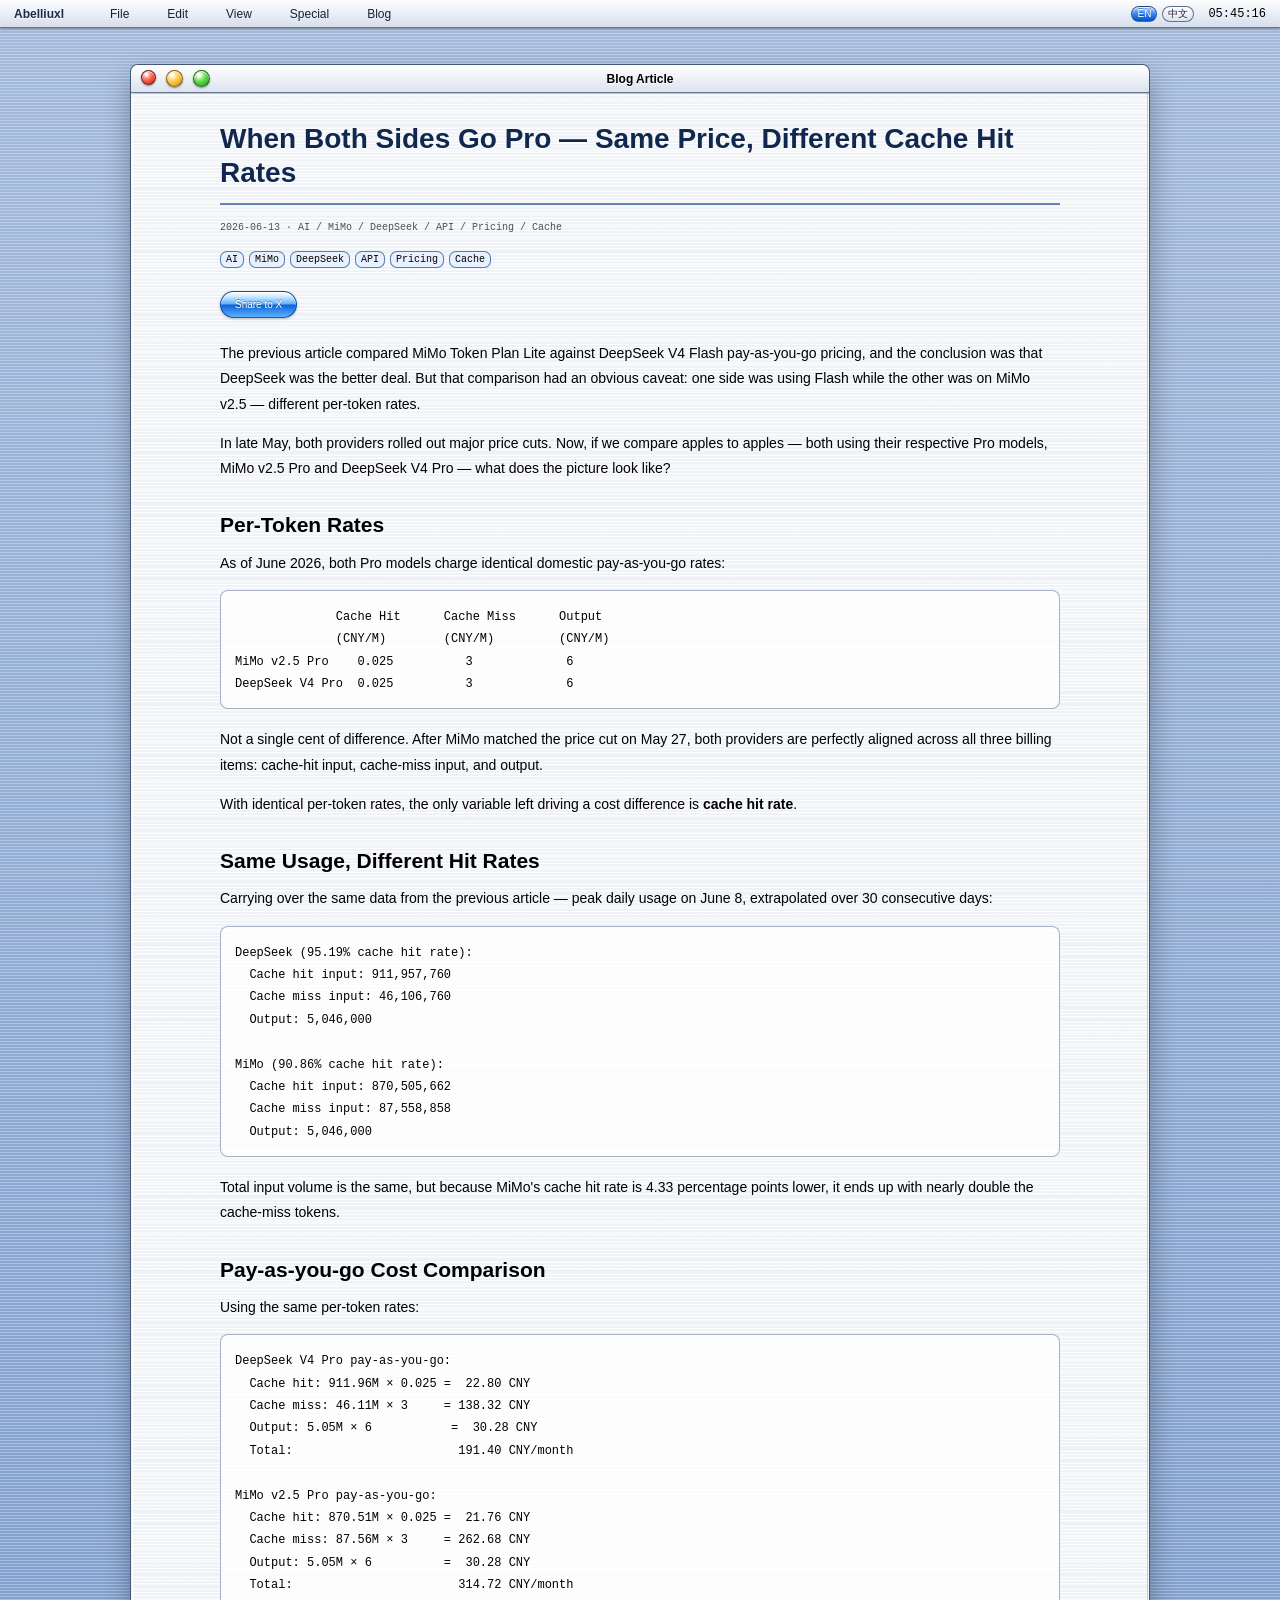
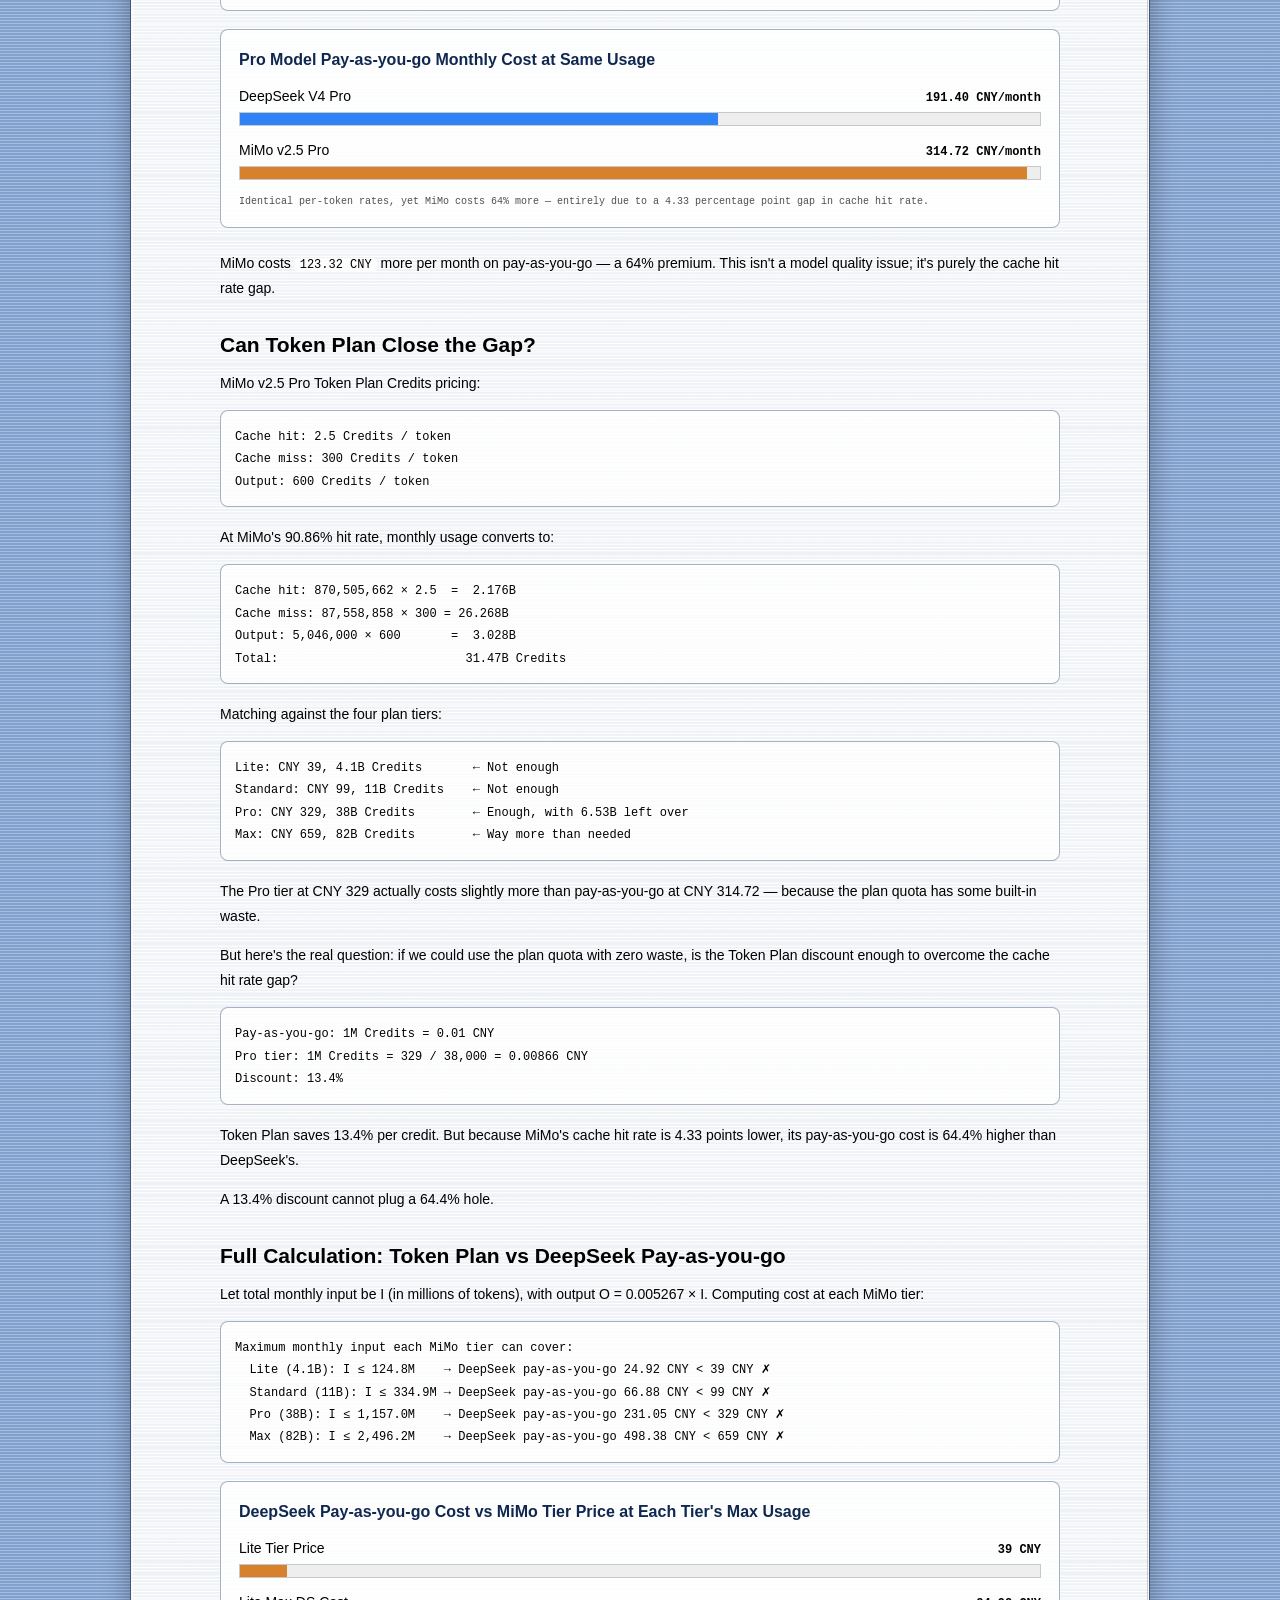
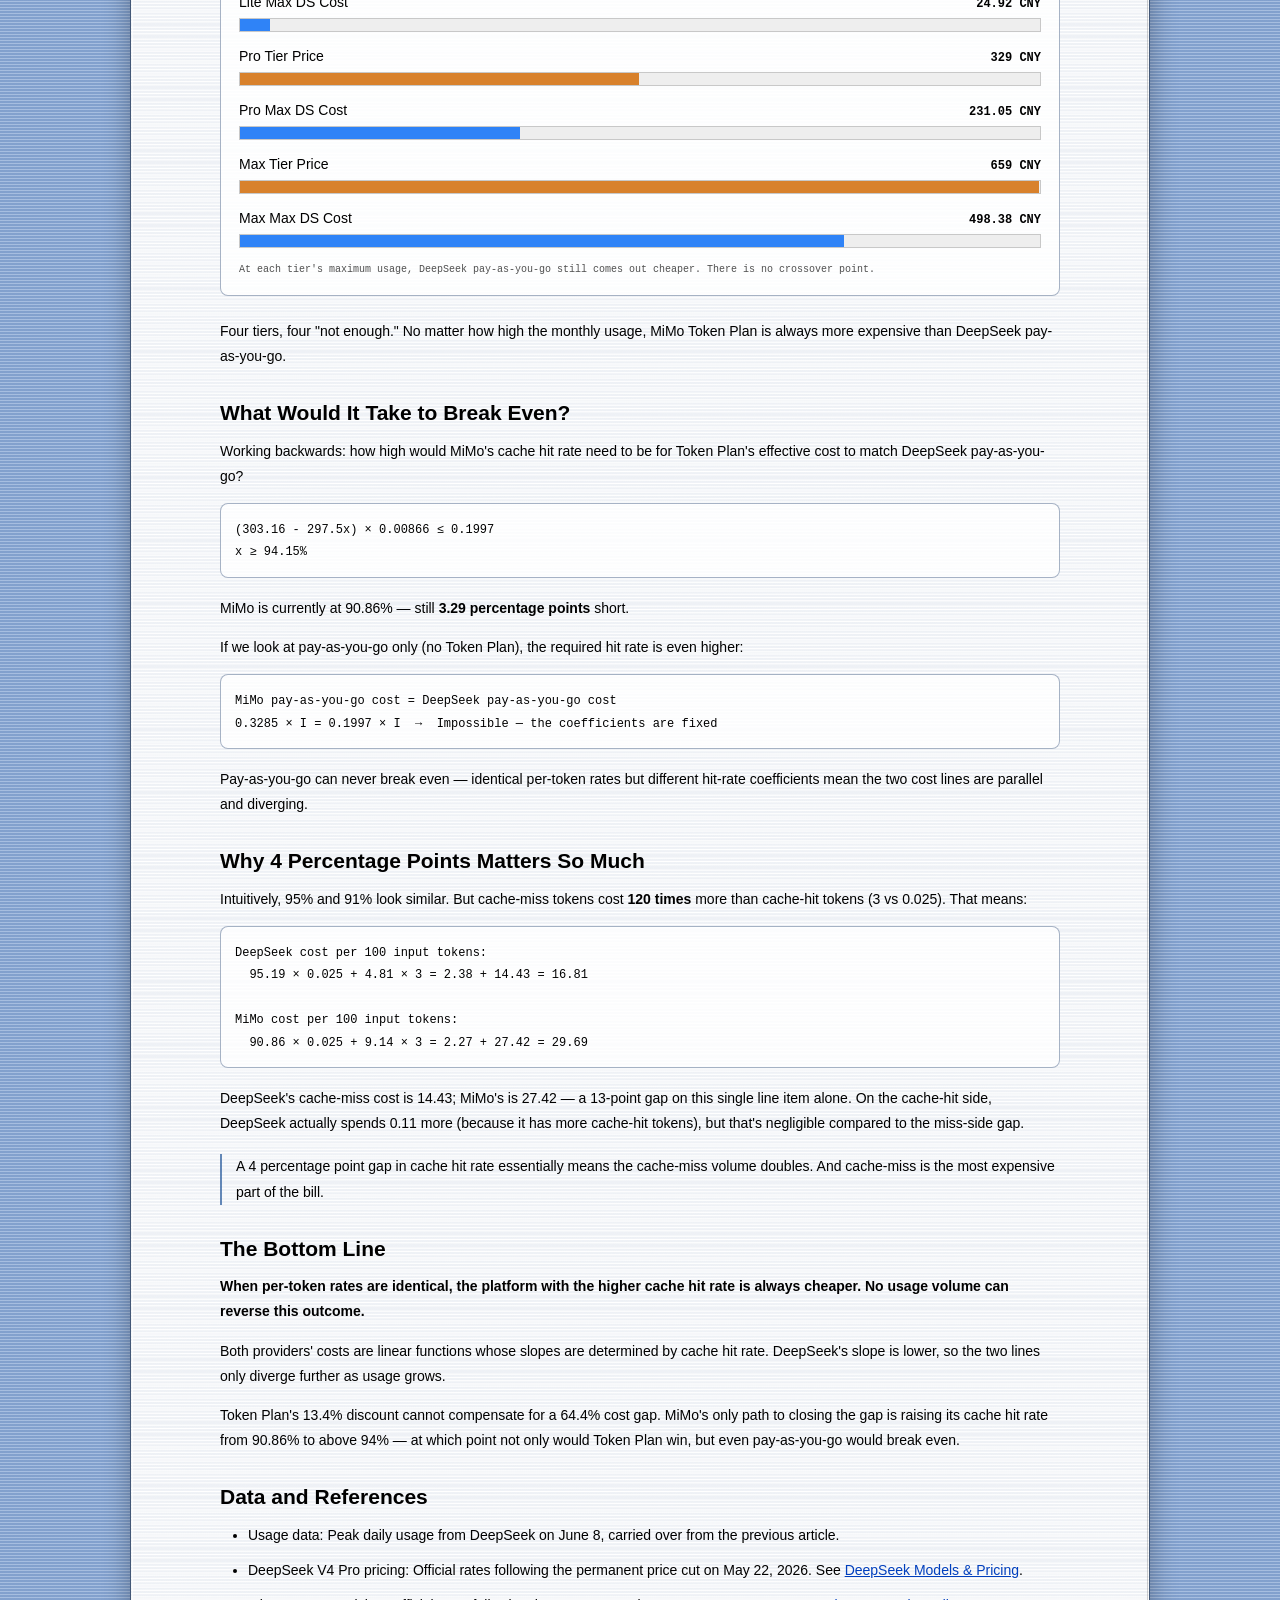
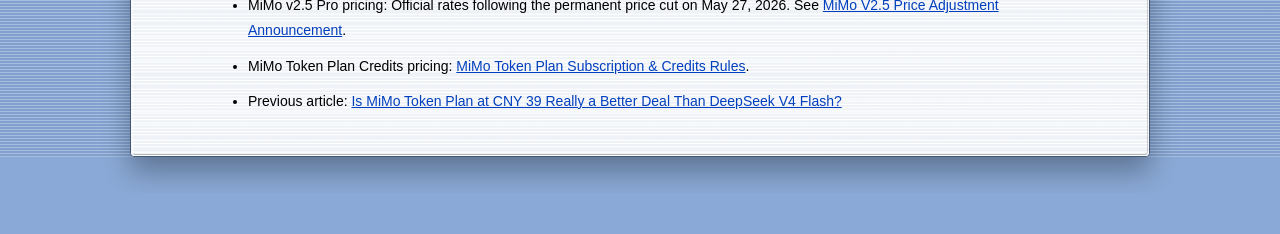
<file: blog/mimo-v2.5-pro-vs-deepseek-v4-pro.html>
<!DOCTYPE html>
<html lang="zh-CN">
<head>
    <meta charset="UTF-8">
    <meta name="viewport" content="width=device-width, initial-scale=1.0">
    <title>When Both Sides Go Pro — Same Price, Different Cache Hit Rates - Abelliuxl Macintosh</title>
    <link rel="icon" type="image/png" href="/favicon.png">
    <style>
        :root {
            --color-black: #000000;
            --color-white: #ffffff;
            --color-gray-10: #f8f8f8;
            --color-gray-15: #eeeeee;
            --color-gray-25: #d9d9d9;
            --color-gray-35: #c8c8c8;
            --color-gray-50: #929292;
            --color-gray-75: #4f4f4f;
            --color-aqua-blue: #2f83f7;
            --color-aqua-blue-dark: #0751c9;
            --color-aqua-blue-light: #b9ddff;
            --color-aqua-window: #f7f7f7;
            --color-aqua-desktop: #8aa9d6;
            --color-link: #003fbd;
            --font-family-system: "Lucida Grande", "Geneva", "Helvetica", Arial, sans-serif;
            --font-family-mono: "Monaco", "Courier New", monospace;
            --font-size-xs: 9px;
            --font-size-sm: 10px;
            --font-size-md: 12px;
            --font-size-lg: 14px;
            --font-size-xl: 18px;
            --font-size-2xl: 24px;
            --line-height-normal: 1.5;
            --line-height-relaxed: 1.8;
            --spacing-1: 4px;
            --spacing-2: 8px;
            --spacing-3: 12px;
            --spacing-4: 16px;
            --spacing-5: 20px;
            --spacing-6: 24px;
            --spacing-8: 32px;
            --menubar-height: 24px;
            --border-width-thick: 3px;
            --border-width-thin: 2px;
            --border-width-hairline: 1px;
            --shadow-hard-lg: 0 14px 28px rgba(0, 0, 0, 0.32);
        }

        * {
            box-sizing: border-box;
            margin: 0;
            padding: 0;
        }

        html,
        body {
            min-height: 100%;
            font-family: var(--font-family-system);
            font-size: var(--font-size-md);
            line-height: var(--line-height-normal);
            background: var(--color-aqua-desktop);
            color: var(--color-black);
        }

        body {
            background-image:
                linear-gradient(180deg, rgba(255,255,255,0.28), rgba(255,255,255,0) 34%),
                repeating-linear-gradient(
                    0deg,
                    rgba(255,255,255,0.24),
                    rgba(255,255,255,0.24) 1px,
                    rgba(94, 122, 166, 0.18) 1px,
                    rgba(94, 122, 166, 0.18) 3px
                );
            padding-top: var(--menubar-height);
        }

        .menu-bar {
            position: fixed;
            top: 0;
            left: 0;
            right: 0;
            height: var(--menubar-height);
            background:
                linear-gradient(180deg, rgba(255, 255, 255, 0.96), rgba(218, 225, 238, 0.94));
            border-bottom: var(--border-width-hairline) solid rgba(42, 65, 98, 0.72);
            display: flex;
            align-items: center;
            padding: 0 var(--spacing-3);
            z-index: 1000;
            box-shadow:
                inset 0 1px 0 var(--color-white),
                0 1px 3px rgba(0, 0, 0, 0.28);
        }

        .menu-bar .logo {
            font-weight: bold;
            font-size: var(--font-size-sm);
            padding-right: var(--spacing-4);
            color: #1d2b45;
            text-shadow: 0 1px 0 var(--color-white);
            text-decoration: none;
        }

        .menu-bar .logo:hover {
            color: #1d2b45;
            background: none;
        }

        .menu-bar .menu-items {
            display: flex;
            gap: var(--spacing-4);
            margin-left: var(--spacing-4);
        }

        .menu-bar .menu-item,
        .menu-bar .clock {
            font-size: var(--font-size-sm);
        }

        .menu-bar .menu-item {
            padding: 2px var(--spacing-2);
            border-radius: 10px;
            color: #182235;
        }

        .menu-bar .menu-item:hover {
            background: linear-gradient(180deg, var(--color-aqua-blue-light), var(--color-aqua-blue), var(--color-aqua-blue-dark));
            color: var(--color-white);
            text-shadow: 0 -1px 0 rgba(0, 0, 0, 0.35);
        }

        .menu-bar .clock {
            margin-left: auto;
            font-family: var(--font-family-mono);
        }

        main {
            width: min(880px, calc(100vw - 32px));
            margin: var(--spacing-8) auto;
        }

        .window {
            position: relative;
            background: var(--color-aqua-window);
            border: var(--border-width-hairline) solid rgba(43, 66, 102, 0.88);
            box-shadow: var(--shadow-hard-lg);
            padding: 0;
            border-radius: 8px 8px 5px 5px;
            overflow: hidden;
        }

        .window::before {
            content: '';
            position: absolute;
            inset: 1px;
            pointer-events: none;
            border-radius: 7px 7px 4px 4px;
            border-top: var(--border-width-hairline) solid rgba(255, 255, 255, 0.92);
            border-left: var(--border-width-hairline) solid rgba(255, 255, 255, 0.72);
            border-right: var(--border-width-hairline) solid rgba(0, 0, 0, 0.18);
            border-bottom: var(--border-width-hairline) solid rgba(0, 0, 0, 0.26);
        }

        .window-titlebar {
            height: 24px;
            background:
                linear-gradient(180deg, rgba(255, 255, 255, 0.96), rgba(218, 225, 238, 0.94));
            color: var(--color-black);
            display: flex;
            align-items: center;
            justify-content: center;
            font-size: var(--font-size-sm);
            font-weight: bold;
            border-bottom: var(--border-width-hairline) solid rgba(42, 65, 98, 0.72);
            text-shadow: 0 1px 0 var(--color-white);
            position: relative;
        }

        .window-titlebar .controls {
            position: absolute;
            left: var(--spacing-2);
            display: flex;
            gap: var(--spacing-2);
        }

        .window-close-btn,
        .window-titlebar .controls::before,
        .window-titlebar .controls::after {
            content: '';
            width: 13px;
            height: 13px;
            border-radius: 50%;
            box-shadow:
                inset 0 1px 1px rgba(255,255,255,0.85),
                0 1px 2px rgba(0,0,0,0.42);
        }

        .window-close-btn {
            display: block;
            border: var(--border-width-hairline) solid rgba(102, 31, 27, 0.95);
            background:
                radial-gradient(circle at 35% 28%, #ffffff 0 12%, #ffad9f 20%, #ff5a43 48%, #bb1e12 100%);
            order: 0;
        }

        .window-titlebar .controls::before {
            border: var(--border-width-hairline) solid rgba(123, 82, 6, 0.88);
            background:
                radial-gradient(circle at 35% 28%, #ffffff 0 12%, #ffe8a1 20%, #ffc446 48%, #d18505 100%);
            order: 1;
        }

        .window-titlebar .controls::after {
            border: var(--border-width-hairline) solid rgba(29, 92, 27, 0.88);
            background:
                radial-gradient(circle at 35% 28%, #ffffff 0 12%, #bff5aa 20%, #59d748 48%, #159616 100%);
            order: 2;
        }

        .window-titlebar span {
            background: transparent;
            border: 0;
            line-height: 24px;
            padding: 0 var(--spacing-3);
        }

        .window-content {
            padding: var(--spacing-6);
            background-color: var(--color-white);
            background-image:
                repeating-linear-gradient(
                    0deg,
                    rgba(255,255,255,0.92),
                    rgba(255,255,255,0.92) 1px,
                    rgba(232, 236, 242, 0.72) 1px,
                    rgba(232, 236, 242, 0.72) 3px
                );
            border-top: var(--border-width-hairline) solid rgba(0, 0, 0, 0.22);
        }

        article {
            max-width: 720px;
            margin: 0 auto;
        }

        h1 {
            font-size: var(--font-size-2xl);
            line-height: 1.2;
            overflow-wrap: anywhere;
            border-bottom: var(--border-width-thin) solid rgba(41, 91, 157, 0.72);
            padding-bottom: var(--spacing-3);
            margin-bottom: var(--spacing-3);
            color: #10284f;
            text-shadow: 0 1px 0 var(--color-white);
        }

        h2 {
            font-size: var(--font-size-xl);
            margin: var(--spacing-6) 0 var(--spacing-2);
        }

        h3 {
            font-size: var(--font-size-lg);
            margin: var(--spacing-4) 0 var(--spacing-2);
        }

        p {
            margin-bottom: var(--spacing-3);
            line-height: var(--line-height-relaxed);
        }

        ul,
        ol {
            margin: 0 0 var(--spacing-3) var(--spacing-6);
            line-height: var(--line-height-relaxed);
        }

        li {
            margin-bottom: var(--spacing-2);
        }

        a {
            color: var(--color-link);
            text-decoration: underline;
        }

        a:hover {
            background: var(--color-aqua-blue-dark);
            color: var(--color-white);
        }

        .meta,
        .back-link {
            font-family: var(--font-family-mono);
            font-size: var(--font-size-xs);
            color: var(--color-gray-75);
        }

        .back-link {
            display: inline-block;
            margin-bottom: var(--spacing-4);
            color: var(--color-link);
        }

        .tags {
            display: flex;
            flex-wrap: wrap;
            gap: var(--spacing-1);
            margin: var(--spacing-3) 0 var(--spacing-5);
        }

        .article-actions {
            display: flex;
            flex-wrap: wrap;
            gap: var(--spacing-2);
            margin: var(--spacing-3) 0 var(--spacing-5);
        }

        .x-action {
            display: inline-block;
            border: var(--border-width-hairline) solid rgba(0, 66, 155, 0.88);
            background:
                linear-gradient(180deg, #ffffff 0%, #cdeaff 18%, #61afff 48%, #0a63d7 52%, #5eb0ff 100%);
            color: var(--color-white);
            padding: var(--spacing-1) var(--spacing-3);
            border-radius: 14px;
            font-family: var(--font-family-system);
            font-size: var(--font-size-xs);
            text-decoration: none;
            text-shadow: 0 -1px 0 rgba(0, 0, 0, 0.34);
            box-shadow:
                inset 0 1px 1px rgba(255,255,255,0.88),
                0 1px 3px rgba(0,0,0,0.24);
        }

        .x-action:hover {
            filter: brightness(1.08);
            color: var(--color-white);
            background:
                linear-gradient(180deg, #ffffff 0%, #cdeaff 18%, #61afff 48%, #0a63d7 52%, #5eb0ff 100%);
        }

        .tag {
            border: var(--border-width-hairline) solid rgba(36, 78, 142, 0.72);
            padding: 0 var(--spacing-1);
            font-family: var(--font-family-mono);
            font-size: var(--font-size-xs);
            background: #e7f1ff;
            border-radius: 7px;
        }

        code {
            font-family: var(--font-family-mono);
            font-size: var(--font-size-sm);
            background: rgba(255, 255, 255, 0.78);
            padding: 0 var(--spacing-1);
            border-radius: 3px;
        }

        pre {
            border: var(--border-width-hairline) solid rgba(65, 91, 130, 0.46);
            background: rgba(255, 255, 255, 0.78);
            border-radius: 8px;
            padding: var(--spacing-3);
            margin: var(--spacing-3) 0 var(--spacing-4);
            line-height: 1.6;
            white-space: pre-wrap;
            overflow-wrap: anywhere;
        }

        pre code {
            background: transparent;
            padding: 0;
        }

        blockquote {
            border-left: var(--border-width-thin) solid rgba(41, 91, 157, 0.72);
            padding-left: var(--spacing-3);
            margin: var(--spacing-4) 0;
            color: var(--color-black);
        }

        table {
            width: 100%;
            border-collapse: collapse;
            margin: var(--spacing-3) 0 var(--spacing-4);
            font-size: var(--font-size-md);
            line-height: 1.5;
        }

        thead {
            background: rgba(255, 255, 255, 0.78);
        }

        th, td {
            border: var(--border-width-hairline) solid rgba(65, 91, 130, 0.3);
            padding: 6px 10px;
            vertical-align: top;
        }

        th {
            font-weight: bold;
            white-space: nowrap;
        }

        tbody tr:nth-child(even) {
            background: rgba(255, 255, 255, 0.45);
        }

        .article-chart {
            border: var(--border-width-hairline) solid rgba(65, 91, 130, 0.46);
            background: rgba(255, 255, 255, 0.82);
            border-radius: 8px;
            padding: var(--spacing-4);
            margin: var(--spacing-4) 0 var(--spacing-5);
        }

        .chart-title {
            font-size: var(--font-size-lg);
            font-weight: bold;
            margin-bottom: var(--spacing-3);
            color: #10284f;
        }

        .chart-rows {
            display: grid;
            gap: var(--spacing-3);
        }

        .chart-row-header {
            display: flex;
            align-items: baseline;
            justify-content: space-between;
            gap: var(--spacing-3);
            margin-bottom: var(--spacing-1);
        }

        .chart-label {
            min-width: 0;
            overflow-wrap: anywhere;
        }

        .chart-value {
            flex: 0 0 auto;
            font-family: var(--font-family-mono);
            font-size: var(--font-size-sm);
            font-weight: bold;
        }

        .chart-track {
            height: 14px;
            background: var(--color-gray-15);
            border: var(--border-width-hairline) solid var(--color-gray-35);
            overflow: hidden;
        }

        .chart-bar {
            display: block;
            min-width: 2px;
            height: 100%;
        }

        .chart-bar-blue {
            background: var(--color-aqua-blue);
        }

        .chart-bar-slate {
            background: #6687b5;
        }

        .chart-bar-orange {
            background: #d8812c;
        }

        .chart-bar-red {
            background: #c8423a;
        }

        .chart-bar-green {
            background: #3a9b46;
        }

        .language-switcher {
            display: inline-flex;
            align-items: center;
            gap: var(--spacing-1);
            margin-left: auto;
            margin-right: var(--spacing-3);
        }

        .language-button {
            font-family: var(--font-family-system);
            font-size: var(--font-size-xs);
            line-height: 1;
            padding: 2px var(--spacing-1);
            border: var(--border-width-hairline) solid rgba(42, 65, 98, 0.72);
            border-radius: 8px;
            background: linear-gradient(180deg, rgba(255, 255, 255, 0.96), rgba(218, 225, 238, 0.94));
            color: #182235;
            cursor: pointer;
            text-shadow: 0 1px 0 var(--color-white);
            box-shadow: inset 0 1px 0 rgba(255, 255, 255, 0.7);
        }

        .language-button:hover {
            background: linear-gradient(180deg, var(--color-aqua-blue-light), var(--color-aqua-blue), var(--color-aqua-blue-dark));
            color: var(--color-white);
            text-shadow: 0 -1px 0 rgba(0, 0, 0, 0.35);
        }

        .language-button.active {
            background: linear-gradient(180deg, var(--color-aqua-blue-light), var(--color-aqua-blue), var(--color-aqua-blue-dark));
            color: var(--color-white);
            text-shadow: 0 -1px 0 rgba(0, 0, 0, 0.35);
            cursor: default;
        }

        .menu-bar .clock {
            margin-left: 0;
        }

        .article-chart figcaption {
            margin-top: var(--spacing-3);
            font-family: var(--font-family-mono);
            font-size: var(--font-size-xs);
            color: var(--color-gray-75);
            line-height: var(--line-height-normal);
        }

        @media (min-width: 768px) {
            :root {
                --font-size-xs: 10px;
                --font-size-sm: 12px;
                --font-size-md: 14px;
                --font-size-lg: 16px;
                --font-size-xl: 21px;
                --font-size-2xl: 28px;

                --spacing-1: 5px;
                --spacing-2: 10px;
                --spacing-3: 14px;
                --spacing-4: 18px;
                --spacing-5: 23px;
                --spacing-6: 28px;
                --spacing-8: 36px;
                --menubar-height: 28px;
            }

            main {
                width: min(1020px, calc(100vw - 36px));
                margin: var(--spacing-8) auto;
            }

            .window-titlebar {
                height: 28px;
            }

            .window-titlebar span {
                line-height: 28px;
            }

            .window-close-btn,
            .window-titlebar .controls::before,
            .window-titlebar .controls::after {
                width: 15px;
                height: 15px;
            }

            article {
                max-width: 840px;
            }
        }

        @media (max-width: 767px) {
            .menu-bar .menu-items {
                display: none;
            }

            main {
                width: calc(100vw - 16px);
                margin: var(--spacing-4) auto;
            }

            .window-content {
                padding: var(--spacing-4);
            }

            h1 {
                font-size: var(--font-size-xl);
            }
        }
    </style>
</head>
<body data-title-en="When Both Sides Go Pro — Same Price, Different Cache Hit Rates - Abelliuxl Macintosh" data-title-zh="单价完全一样，缓存命中率就是唯一的胜负手 - Abelliuxl Macintosh">
    <div class="menu-bar">
        <a class="logo" href="/">Abelliuxl</a>
        <div class="menu-items">
            <div class="menu-item">File</div>
            <div class="menu-item">Edit</div>
            <div class="menu-item">View</div>
            <div class="menu-item">Special</div>
            <div class="menu-item">Blog</div>
        </div>
        <div class="language-switcher" role="group" aria-label="Language">
            <button class="language-button" type="button" data-language="en" onclick="setArticleLanguage('en')">EN</button>
            <button class="language-button" type="button" data-language="zh" onclick="setArticleLanguage('zh')">中文</button>
        </div>
        <div class="clock" id="clock">00:00:00</div>
    </div>

    <main>
        <div class="window">
            <div class="window-titlebar">
                <div class="controls"><a class="window-close-btn" href="/" aria-label="Close article and return to desktop"></a></div>
                <span>Blog Article</span>
            </div>
            <div class="window-content">
                <article>
                    <h1 data-lang="en">When Both Sides Go Pro — Same Price, Different Cache Hit Rates</h1>
                    <h1 data-lang="zh" hidden>单价完全一样，缓存命中率就是唯一的胜负手</h1>
                    <p class="meta">2026-06-13 · AI / MiMo / DeepSeek / API / Pricing / Cache</p>
                    <div class="tags">
                        <span class="tag">AI</span>
                        <span class="tag">MiMo</span>
                        <span class="tag">DeepSeek</span>
                        <span class="tag">API</span>
                        <span class="tag">Pricing</span>
                        <span class="tag">Cache</span>
                    </div>
                    <div class="article-actions">
                        <a class="x-action" id="article-x-share" href="https://twitter.com/intent/tweet" target="_blank" rel="noopener noreferrer">
                            <span data-lang="en">Share to X</span>
                            <span data-lang="zh" hidden>分享到 X</span>
                        </a>
                    </div>
                    <div data-lang="en"><p>The previous article compared MiMo Token Plan Lite against DeepSeek V4 Flash pay-as-you-go pricing, and the conclusion was that DeepSeek was the better deal. But that comparison had an obvious caveat: one side was using Flash while the other was on MiMo v2.5 — different per-token rates.</p>

<p>In late May, both providers rolled out major price cuts. Now, if we compare apples to apples — both using their respective Pro models, MiMo v2.5 Pro and DeepSeek V4 Pro — what does the picture look like?</p>

<h2>Per-Token Rates</h2>

<p>As of June 2026, both Pro models charge identical domestic pay-as-you-go rates:</p>

<pre><code>              Cache Hit      Cache Miss      Output
              (CNY/M)        (CNY/M)         (CNY/M)
MiMo v2.5 Pro    0.025          3             6
DeepSeek V4 Pro  0.025          3             6</code></pre>

<p>Not a single cent of difference. After MiMo matched the price cut on May 27, both providers are perfectly aligned across all three billing items: cache-hit input, cache-miss input, and output.</p>

<p>With identical per-token rates, the only variable left driving a cost difference is <strong>cache hit rate</strong>.</p>

<h2>Same Usage, Different Hit Rates</h2>

<p>Carrying over the same data from the previous article — peak daily usage on June 8, extrapolated over 30 consecutive days:</p>

<pre><code>DeepSeek (95.19% cache hit rate):
  Cache hit input: 911,957,760
  Cache miss input: 46,106,760
  Output: 5,046,000

MiMo (90.86% cache hit rate):
  Cache hit input: 870,505,662
  Cache miss input: 87,558,858
  Output: 5,046,000</code></pre>

<p>Total input volume is the same, but because MiMo&#39;s cache hit rate is 4.33 percentage points lower, it ends up with nearly double the cache-miss tokens.</p>

<h2>Pay-as-you-go Cost Comparison</h2>

<p>Using the same per-token rates:</p>

<pre><code>DeepSeek V4 Pro pay-as-you-go:
  Cache hit: 911.96M × 0.025 =  22.80 CNY
  Cache miss: 46.11M × 3     = 138.32 CNY
  Output: 5.05M × 6           =  30.28 CNY
  Total:                       191.40 CNY/month

MiMo v2.5 Pro pay-as-you-go:
  Cache hit: 870.51M × 0.025 =  21.76 CNY
  Cache miss: 87.56M × 3     = 262.68 CNY
  Output: 5.05M × 6          =  30.28 CNY
  Total:                       314.72 CNY/month</code></pre>

<figure class="article-chart">
    <div class="chart-title">Pro Model Pay-as-you-go Monthly Cost at Same Usage</div>
    <div class="chart-rows">
<div class="chart-row">
    <div class="chart-row-header">
        <span class="chart-label">DeepSeek V4 Pro</span>
        <span class="chart-value">191.40 CNY/month</span>
    </div>
    <div class="chart-track" aria-hidden="true">
        <span class="chart-bar chart-bar-blue" style="width: 59.81%"></span>
    </div>
</div>
<div class="chart-row">
    <div class="chart-row-header">
        <span class="chart-label">MiMo v2.5 Pro</span>
        <span class="chart-value">314.72 CNY/month</span>
    </div>
    <div class="chart-track" aria-hidden="true">
        <span class="chart-bar chart-bar-orange" style="width: 98.35%"></span>
    </div>
</div>
    </div>
    <figcaption>Identical per-token rates, yet MiMo costs 64% more — entirely due to a 4.33 percentage point gap in cache hit rate.</figcaption>
</figure>

<p>MiMo costs <code>123.32 CNY</code> more per month on pay-as-you-go — a 64% premium. This isn&#39;t a model quality issue; it&#39;s purely the cache hit rate gap.</p>

<h2>Can Token Plan Close the Gap?</h2>

<p>MiMo v2.5 Pro Token Plan Credits pricing:</p>

<pre><code>Cache hit: 2.5 Credits / token
Cache miss: 300 Credits / token
Output: 600 Credits / token</code></pre>

<p>At MiMo&#39;s 90.86% hit rate, monthly usage converts to:</p>

<pre><code>Cache hit: 870,505,662 × 2.5  =  2.176B
Cache miss: 87,558,858 × 300 = 26.268B
Output: 5,046,000 × 600       =  3.028B
Total:                          31.47B Credits</code></pre>

<p>Matching against the four plan tiers:</p>

<pre><code>Lite: CNY 39, 4.1B Credits       ← Not enough
Standard: CNY 99, 11B Credits    ← Not enough
Pro: CNY 329, 38B Credits        ← Enough, with 6.53B left over
Max: CNY 659, 82B Credits        ← Way more than needed</code></pre>

<p>The Pro tier at CNY 329 actually costs slightly more than pay-as-you-go at CNY 314.72 — because the plan quota has some built-in waste.</p>

<p>But here&#39;s the real question: if we could use the plan quota with zero waste, is the Token Plan discount enough to overcome the cache hit rate gap?</p>

<pre><code>Pay-as-you-go: 1M Credits = 0.01 CNY
Pro tier: 1M Credits = 329 / 38,000 = 0.00866 CNY
Discount: 13.4%</code></pre>

<p>Token Plan saves 13.4% per credit. But because MiMo&#39;s cache hit rate is 4.33 points lower, its pay-as-you-go cost is 64.4% higher than DeepSeek&#39;s.</p>

<p>A 13.4% discount cannot plug a 64.4% hole.</p>

<h2>Full Calculation: Token Plan vs DeepSeek Pay-as-you-go</h2>

<p>Let total monthly input be I (in millions of tokens), with output O = 0.005267 × I. Computing cost at each MiMo tier:</p>

<pre><code>Maximum monthly input each MiMo tier can cover:
  Lite (4.1B): I ≤ 124.8M    → DeepSeek pay-as-you-go 24.92 CNY &lt; 39 CNY ✗
  Standard (11B): I ≤ 334.9M → DeepSeek pay-as-you-go 66.88 CNY &lt; 99 CNY ✗
  Pro (38B): I ≤ 1,157.0M    → DeepSeek pay-as-you-go 231.05 CNY &lt; 329 CNY ✗
  Max (82B): I ≤ 2,496.2M    → DeepSeek pay-as-you-go 498.38 CNY &lt; 659 CNY ✗</code></pre>

<figure class="article-chart">
    <div class="chart-title">DeepSeek Pay-as-you-go Cost vs MiMo Tier Price at Each Tier&#39;s Max Usage</div>
    <div class="chart-rows">
<div class="chart-row">
    <div class="chart-row-header">
        <span class="chart-label">Lite Tier Price</span>
        <span class="chart-value">39 CNY</span>
    </div>
    <div class="chart-track" aria-hidden="true">
        <span class="chart-bar chart-bar-orange" style="width: 5.91%"></span>
    </div>
</div>
<div class="chart-row">
    <div class="chart-row-header">
        <span class="chart-label">Lite Max DS Cost</span>
        <span class="chart-value">24.92 CNY</span>
    </div>
    <div class="chart-track" aria-hidden="true">
        <span class="chart-bar chart-bar-blue" style="width: 3.78%"></span>
    </div>
</div>
<div class="chart-row">
    <div class="chart-row-header">
        <span class="chart-label">Pro Tier Price</span>
        <span class="chart-value">329 CNY</span>
    </div>
    <div class="chart-track" aria-hidden="true">
        <span class="chart-bar chart-bar-orange" style="width: 49.85%"></span>
    </div>
</div>
<div class="chart-row">
    <div class="chart-row-header">
        <span class="chart-label">Pro Max DS Cost</span>
        <span class="chart-value">231.05 CNY</span>
    </div>
    <div class="chart-track" aria-hidden="true">
        <span class="chart-bar chart-bar-blue" style="width: 35.01%"></span>
    </div>
</div>
<div class="chart-row">
    <div class="chart-row-header">
        <span class="chart-label">Max Tier Price</span>
        <span class="chart-value">659 CNY</span>
    </div>
    <div class="chart-track" aria-hidden="true">
        <span class="chart-bar chart-bar-orange" style="width: 99.85%"></span>
    </div>
</div>
<div class="chart-row">
    <div class="chart-row-header">
        <span class="chart-label">Max Max DS Cost</span>
        <span class="chart-value">498.38 CNY</span>
    </div>
    <div class="chart-track" aria-hidden="true">
        <span class="chart-bar chart-bar-blue" style="width: 75.51%"></span>
    </div>
</div>
    </div>
    <figcaption>At each tier&#39;s maximum usage, DeepSeek pay-as-you-go still comes out cheaper. There is no crossover point.</figcaption>
</figure>

<p>Four tiers, four &quot;not enough.&quot; No matter how high the monthly usage, MiMo Token Plan is always more expensive than DeepSeek pay-as-you-go.</p>

<h2>What Would It Take to Break Even?</h2>

<p>Working backwards: how high would MiMo&#39;s cache hit rate need to be for Token Plan&#39;s effective cost to match DeepSeek pay-as-you-go?</p>

<pre><code>(303.16 - 297.5x) × 0.00866 ≤ 0.1997
x ≥ 94.15%</code></pre>

<p>MiMo is currently at 90.86% — still <strong>3.29 percentage points</strong> short.</p>

<p>If we look at pay-as-you-go only (no Token Plan), the required hit rate is even higher:</p>

<pre><code>MiMo pay-as-you-go cost = DeepSeek pay-as-you-go cost
0.3285 × I = 0.1997 × I  →  Impossible — the coefficients are fixed</code></pre>

<p>Pay-as-you-go can never break even — identical per-token rates but different hit-rate coefficients mean the two cost lines are parallel and diverging.</p>

<h2>Why 4 Percentage Points Matters So Much</h2>

<p>Intuitively, 95% and 91% look similar. But cache-miss tokens cost <strong>120 times</strong> more than cache-hit tokens (3 vs 0.025). That means:</p>

<pre><code>DeepSeek cost per 100 input tokens:
  95.19 × 0.025 + 4.81 × 3 = 2.38 + 14.43 = 16.81

MiMo cost per 100 input tokens:
  90.86 × 0.025 + 9.14 × 3 = 2.27 + 27.42 = 29.69</code></pre>

<p>DeepSeek&#39;s cache-miss cost is 14.43; MiMo&#39;s is 27.42 — a 13-point gap on this single line item alone. On the cache-hit side, DeepSeek actually spends 0.11 more (because it has more cache-hit tokens), but that&#39;s negligible compared to the miss-side gap.</p>

<blockquote>
<p>A 4 percentage point gap in cache hit rate essentially means the cache-miss volume doubles. And cache-miss is the most expensive part of the bill.</p>
</blockquote>

<h2>The Bottom Line</h2>

<p><strong>When per-token rates are identical, the platform with the higher cache hit rate is always cheaper. No usage volume can reverse this outcome.</strong></p>

<p>Both providers&#39; costs are linear functions whose slopes are determined by cache hit rate. DeepSeek&#39;s slope is lower, so the two lines only diverge further as usage grows.</p>

<p>Token Plan&#39;s 13.4% discount cannot compensate for a 64.4% cost gap. MiMo&#39;s only path to closing the gap is raising its cache hit rate from 90.86% to above 94% — at which point not only would Token Plan win, but even pay-as-you-go would break even.</p>

<h2>Data and References</h2>

<ul>
<li>Usage data: Peak daily usage from DeepSeek on June 8, carried over from the previous article.</li>
<li>DeepSeek V4 Pro pricing: Official rates following the permanent price cut on May 22, 2026. See <a href="https://api-docs.deepseek.com/quick_start/pricing">DeepSeek Models &amp; Pricing</a>.</li>
<li>MiMo v2.5 Pro pricing: Official rates following the permanent price cut on May 27, 2026. See <a href="https://platform.xiaomimimo.com/static/docs/news/v2.5-price-update.md">MiMo V2.5 Price Adjustment Announcement</a>.</li>
<li>MiMo Token Plan Credits pricing: <a href="https://platform.xiaomimimo.com/static/docs/price/tokenplan/subscription.md">MiMo Token Plan Subscription &amp; Credits Rules</a>.</li>
<li>Previous article: <a href="/blog/mimo-token-plan-vs-deepseek-v4-flash.html">Is MiMo Token Plan at CNY 39 Really a Better Deal Than DeepSeek V4 Flash?</a></li>
</ul></div>
                    <div data-lang="zh" hidden><p>上一篇文章比较了 MiMo Token Plan Lite 和 DeepSeek V4 Flash 按量，结论是 DeepSeek 更划算。但那篇文章有个前提：一边用 Flash，一边用 MiMo v2.5，单价不同。</p>

<p>5 月底两家都经历了大幅降价。现在如果两边都用各自的 Pro 模型——MiMo v2.5 Pro 和 DeepSeek V4 Pro——价格会怎样？</p>

<h2>先看单价</h2>

<p>截至 2026 年 6 月，两家 Pro 模型的国内按量价格完全一致：</p>

<pre><code>              缓存命中      缓存未命中      输出
              (元/百万)     (元/百万)      (元/百万)
MiMo v2.5 Pro    0.025          3             6
DeepSeek V4 Pro  0.025          3             6</code></pre>

<p>一分钱都不差。MiMo 在 5 月 27 日跟进降价后，两家在缓存命中输入、未命中输入、输出三个计费项上完全对齐。</p>

<p>单价一样，那成本差异就只剩一个变量：<strong>缓存命中率</strong>。</p>

<h2>同样的用量，不同的命中率</h2>

<p>沿用上一篇文章的数据——6 月 8 日峰值日用量，按 30 天连续计算：</p>

<pre><code>DeepSeek（95.19% 缓存命中率）：
  缓存命中输入：911,957,760
  缓存未命中输入：46,106,760
  输出：5,046,000

MiMo（90.86% 缓存命中率）：
  缓存命中输入：870,505,662
  缓存未命中输入：87,558,858
  输出：5,046,000</code></pre>

<p>总输入量相同，但因为 MiMo 的缓存命中率低 4.33 个百分点，缓存未命中的 token 多了将近一倍。</p>

<h2>按量费用对比</h2>

<p>用相同的单价计算：</p>

<pre><code>DeepSeek V4 Pro 按量：
  缓存命中：911.96M × 0.025 =  22.80 元
  缓存未命中：46.11M × 3     = 138.32 元
  输出：5.05M × 6            =  30.28 元
  合计：                      191.40 元/月

MiMo v2.5 Pro 按量：
  缓存命中：870.51M × 0.025 =  21.76 元
  缓存未命中：87.56M × 3    = 262.68 元
  输出：5.05M × 6           =  30.28 元
  合计：                     314.72 元/月</code></pre>

<figure class="article-chart">
    <div class="chart-title">同用量下的 Pro 模型按量月费</div>
    <div class="chart-rows">
<div class="chart-row">
    <div class="chart-row-header">
        <span class="chart-label">DeepSeek V4 Pro</span>
        <span class="chart-value">191.40 元/月</span>
    </div>
    <div class="chart-track" aria-hidden="true">
        <span class="chart-bar chart-bar-blue" style="width: 59.81%"></span>
    </div>
</div>
<div class="chart-row">
    <div class="chart-row-header">
        <span class="chart-label">MiMo v2.5 Pro</span>
        <span class="chart-value">314.72 元/月</span>
    </div>
    <div class="chart-track" aria-hidden="true">
        <span class="chart-bar chart-bar-orange" style="width: 98.35%"></span>
    </div>
</div>
    </div>
    <figcaption>单价完全相同，MiMo 贵了 64%，全部来自缓存命中率的 4.33 个百分点差距。</figcaption>
</figure>

<p>MiMo 按量比 DeepSeek 贵 <code>123.32 元</code>，贵了 64%。这不是模型的问题，纯粹是缓存命中率的差距。</p>

<h2>Token Plan 能扳回一局吗？</h2>

<p>MiMo v2.5 Pro 的 Token Plan Credits 费率：</p>

<pre><code>缓存命中：2.5 Credits / token
缓存未命中：300 Credits / token
输出：600 Credits / token</code></pre>

<p>按 MiMo 的 90.86% 命中率，月度用量换算成 Credits：</p>

<pre><code>缓存命中：870,505,662 × 2.5  =  2.176B
缓存未命中：87,558,858 × 300 = 26.268B
输出：5,046,000 × 600        =  3.028B
合计：                        31.47B Credits</code></pre>

<p>对照四档套餐：</p>

<pre><code>Lite：39 元，4.1B Credits      ← 不够
Standard：99 元，11B Credits   ← 不够
Pro：329 元，38B Credits       ← 够用，剩余 6.53B
Max：659 元，82B Credits       ← 远超</code></pre>

<p>Pro 套餐 329 元，比按量的 314.72 元还贵一点——因为套餐额度有浪费。</p>

<p>那换个角度：假设套餐额度能零浪费地用完，Token Plan 的折扣够不够填上缓存命中率的差距？</p>

<pre><code>按量：1M Credits = 0.01 元
Pro 套餐：1M Credits = 329 / 38,000 = 0.00866 元
折扣幅度：13.4%</code></pre>

<p>Token Plan 每 Credit 便宜 13.4%。但因为缓存命中率低 4.33 个百分点，MiMo 的按量成本比 DeepSeek 贵 64.4%。</p>

<p>13.4% 的折扣填不上 64.4% 的坑。</p>

<h2>从头算到尾：Token Plan vs DeepSeek 按量</h2>

<p>设总月输入量为 I（百万 tokens），输出 O = 0.005267 × I。分别计算两家在不同档位下的成本：</p>

<pre><code>MiMo Token Plan 各档位能覆盖的最大月 input：
  Lite（4.1B）：I ≤ 124.8M    → DeepSeek 按量 24.92 元 &lt; 39 元 ✗
  Standard（11B）：I ≤ 334.9M → DeepSeek 按量 66.88 元 &lt; 99 元 ✗
  Pro（38B）：I ≤ 1,157.0M    → DeepSeek 按量 231.05 元 &lt; 329 元 ✗
  Max（82B）：I ≤ 2,496.2M    → DeepSeek 按量 498.38 元 &lt; 659 元 ✗</code></pre>

<figure class="article-chart">
    <div class="chart-title">各档套餐上限处，DeepSeek 按量费用 vs 套餐价格</div>
    <div class="chart-rows">
<div class="chart-row">
    <div class="chart-row-header">
        <span class="chart-label">Lite 套餐价格</span>
        <span class="chart-value">39 元</span>
    </div>
    <div class="chart-track" aria-hidden="true">
        <span class="chart-bar chart-bar-orange" style="width: 5.91%"></span>
    </div>
</div>
<div class="chart-row">
    <div class="chart-row-header">
        <span class="chart-label">Lite 上限 DS 费用</span>
        <span class="chart-value">24.92 元</span>
    </div>
    <div class="chart-track" aria-hidden="true">
        <span class="chart-bar chart-bar-blue" style="width: 3.78%"></span>
    </div>
</div>
<div class="chart-row">
    <div class="chart-row-header">
        <span class="chart-label">Pro 套餐价格</span>
        <span class="chart-value">329 元</span>
    </div>
    <div class="chart-track" aria-hidden="true">
        <span class="chart-bar chart-bar-orange" style="width: 49.85%"></span>
    </div>
</div>
<div class="chart-row">
    <div class="chart-row-header">
        <span class="chart-label">Pro 上限 DS 费用</span>
        <span class="chart-value">231.05 元</span>
    </div>
    <div class="chart-track" aria-hidden="true">
        <span class="chart-bar chart-bar-blue" style="width: 35.01%"></span>
    </div>
</div>
<div class="chart-row">
    <div class="chart-row-header">
        <span class="chart-label">Max 套餐价格</span>
        <span class="chart-value">659 元</span>
    </div>
    <div class="chart-track" aria-hidden="true">
        <span class="chart-bar chart-bar-orange" style="width: 99.85%"></span>
    </div>
</div>
<div class="chart-row">
    <div class="chart-row-header">
        <span class="chart-label">Max 上限 DS 费用</span>
        <span class="chart-value">498.38 元</span>
    </div>
    <div class="chart-track" aria-hidden="true">
        <span class="chart-bar chart-bar-blue" style="width: 75.51%"></span>
    </div>
</div>
    </div>
    <figcaption>每个套餐在用满的极限处，DeepSeek 按量都更便宜。不存在交叉点。</figcaption>
</figure>

<p>四个档位，四个&quot;不够&quot;。不管月用量多大，MiMo Token Plan 都比 DeepSeek 按量贵。</p>

<h2>要追平需要什么条件？</h2>

<p>反算一下：MiMo 的缓存命中率需要达到多少，才能让 Token Plan 的等价成本追平 DeepSeek 按量？</p>

<pre><code>(303.16 - 297.5x) × 0.00866 ≤ 0.1997
x ≥ 94.15%</code></pre>

<p>当前 MiMo 是 90.86%，还差 <strong>3.29 个百分点</strong>。</p>

<p>如果只看按量（不用 Token Plan），需要的缓存命中率更高：</p>

<pre><code>MiMo 按量成本 = DeepSeek 按量成本
0.3285 × I = 0.1997 × I  →  不可能，系数固定</code></pre>

<p>按量永远追不上——单价一样，命中率系数不同，两条线平行发散。</p>

<h2>为什么 4 个百分点差这么多</h2>

<p>直觉上，95% 和 91% 看起来差不多。但缓存未命中的单价是命中的 <strong>120 倍</strong>（3 vs 0.025）。这意味着：</p>

<pre><code>DeepSeek 每 100 个输入 token 的成本：
  95.19 × 0.025 + 4.81 × 3 = 2.38 + 14.43 = 16.81

MiMo 每 100 个输入 token 的成本：
  90.86 × 0.025 + 9.14 × 3 = 2.27 + 27.42 = 29.69</code></pre>

<p>DeepSeek 缓存未命中部分的花费是 14.43，MiMo 是 27.42——光这一项就差了 13 元。缓存命中部分 DeepSeek 反而多花 0.11 元（因为命中更多），但和未命中部分的差距比，完全可以忽略。</p>

<blockquote>
<p>缓存命中率差 4 个百分点，本质上是&quot;未命中部分翻了一倍&quot;。而未命中部分恰好是单价最贵的那部分。</p>
</blockquote>

<h2>所以答案是</h2>

<p><strong>单价一样时，缓存命中率更高的平台永远更便宜。不存在某个用量规模能逆转这个结果。</strong></p>

<p>两边成本都是线性函数，斜率由缓存命中率决定。DeepSeek 的斜率更低，两条线从原点出发后只会越拉越远。</p>

<p>Token Plan 的 13.4% 折扣无法弥补 64.4% 的成本差距。MiMo 唯一的翻盘路径是把缓存命中率从 90.86% 提升到 94% 以上——到时候不光 Token Plan 会赢，连按量都会打平。</p>

<h2>数据与参考</h2>

<ul>
<li>用量数据：沿用上一篇文章中 DeepSeek 6 月 8 日的峰值日用量。</li>
<li>DeepSeek V4 Pro 价格：2026 年 5 月 22 日永久降价后的官方定价，详见 <a href="https://api-docs.deepseek.com/quick_start/pricing">DeepSeek 模型与价格</a>。</li>
<li>MiMo v2.5 Pro 价格：2026 年 5 月 27 日永久降价后的官方定价，详见 <a href="https://platform.xiaomimimo.com/static/docs/news/v2.5-price-update.md">MiMo V2.5 价格调整公告</a>。</li>
<li>MiMo Token Plan Credits 费率：<a href="https://platform.xiaomimimo.com/static/docs/price/tokenplan/subscription.md">MiMo Token Plan 订阅与 Credits 规则</a>。</li>
<li>上一篇文章：<a href="/blog/mimo-token-plan-vs-deepseek-v4-flash.html">39 元的 MiMo Token Plan，真的比 DeepSeek V4 Flash 划算吗？</a></li>
</ul></div>
                </article>
            </div>
        </div>
    </main>

    <script>
        const LANGUAGE_STORAGE_KEY = 'homepage-language';
        const SUPPORTED_LANGUAGES = ['en', 'zh'];
        let currentArticleLanguage = SUPPORTED_LANGUAGES.includes(localStorage.getItem(LANGUAGE_STORAGE_KEY))
            ? localStorage.getItem(LANGUAGE_STORAGE_KEY)
            : 'en';

        function updateClock() {
            const now = new Date();
            const hours = String(now.getHours()).padStart(2, '0');
            const minutes = String(now.getMinutes()).padStart(2, '0');
            const seconds = String(now.getSeconds()).padStart(2, '0');
            document.getElementById('clock').textContent = `${hours}:${minutes}:${seconds}`;
        }

        function updateShareLink() {
            const link = document.getElementById('article-x-share');
            if (!link) return;
            const intent = new URL('https://twitter.com/intent/tweet');
            intent.searchParams.set('text', document.title.replace(' - Abelliuxl Macintosh', ''));
            intent.searchParams.set('url', window.location.href);
            link.href = intent.href;
        }

        function applyArticleLanguage(language) {
            if (!SUPPORTED_LANGUAGES.includes(language)) return;
            currentArticleLanguage = language;
            document.querySelectorAll('[data-lang]').forEach((element) => {
                element.hidden = element.dataset.lang !== language;
            });
            document.documentElement.lang = language === 'zh' ? 'zh-CN' : 'en';
            const titleKey = language === 'zh' ? 'titleZh' : 'titleEn';
            if (document.body.dataset[titleKey]) {
                document.title = document.body.dataset[titleKey];
            }
            document.querySelectorAll('.language-button').forEach((button) => {
                const isActive = button.dataset.language === language;
                button.classList.toggle('active', isActive);
                button.setAttribute('aria-pressed', isActive ? 'true' : 'false');
            });
            updateShareLink();
        }

        function setArticleLanguage(language) {
            if (!SUPPORTED_LANGUAGES.includes(language)) return;
            try {
                localStorage.setItem(LANGUAGE_STORAGE_KEY, language);
            } catch (error) {
                // localStorage may be unavailable (private mode); continue in-memory only.
            }
            applyArticleLanguage(language);
        }

        updateClock();
        setInterval(updateClock, 1000);
        applyArticleLanguage(currentArticleLanguage);
    </script>
</body>
</html>
</file>
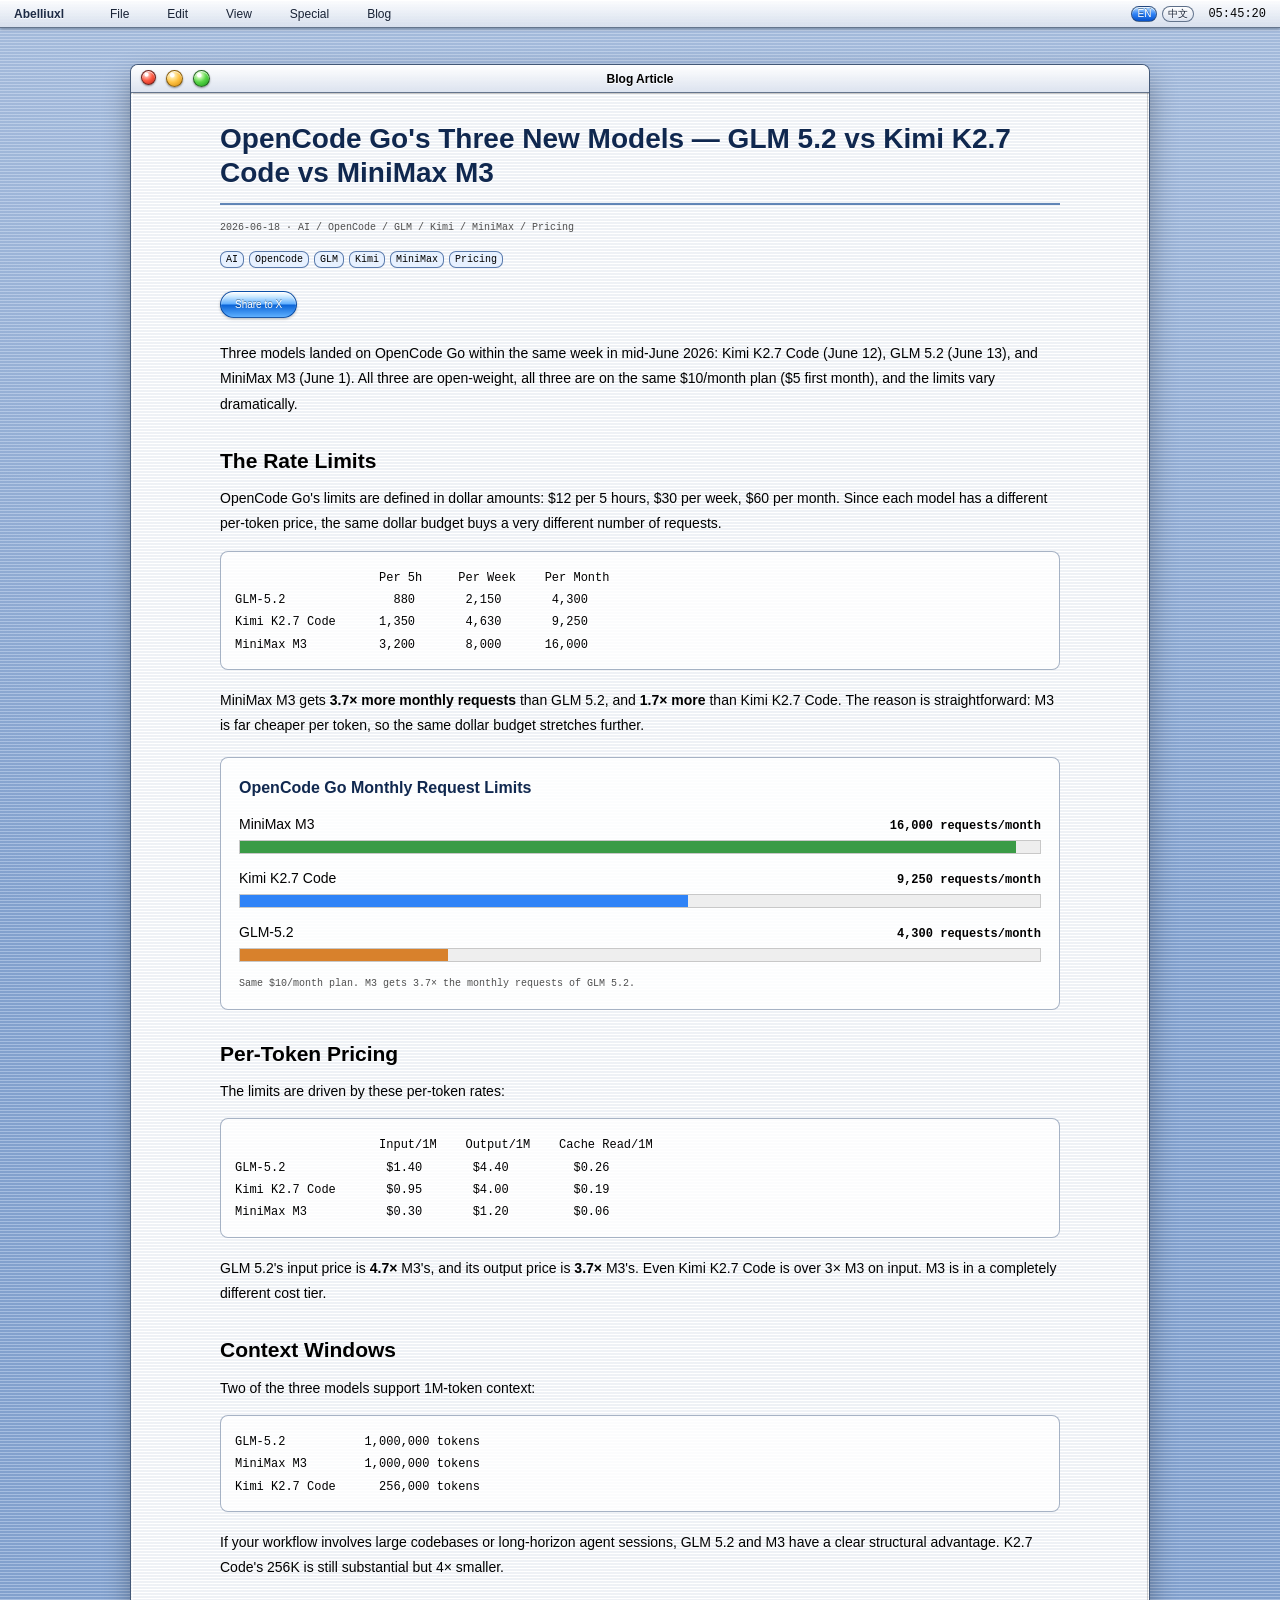
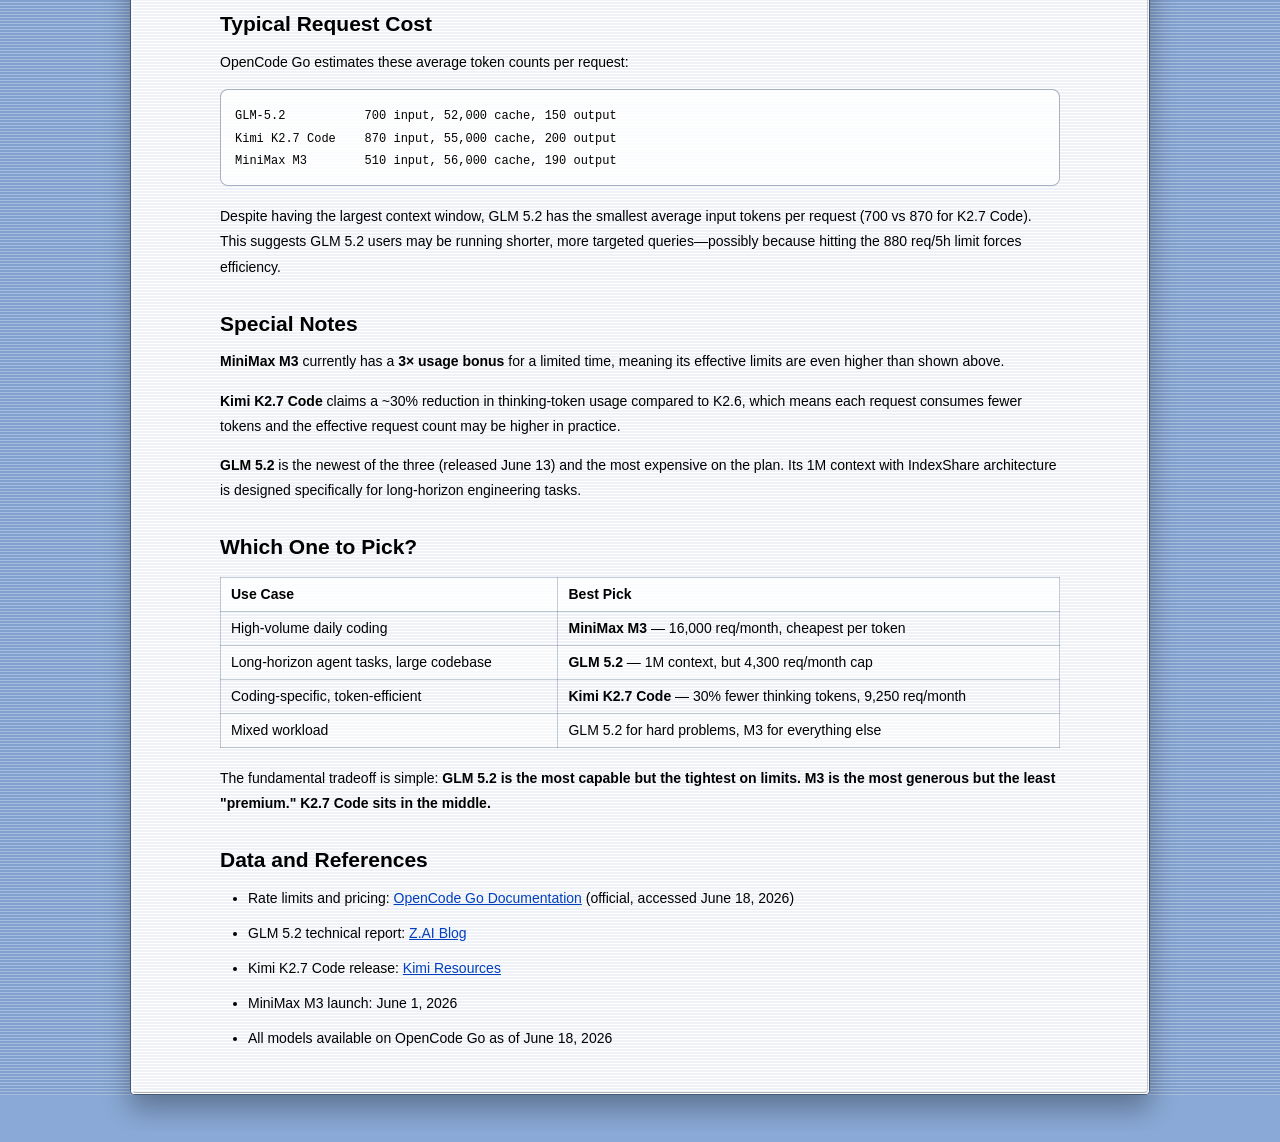
<file: blog/opencode-go-three-new-models.html>
<!DOCTYPE html>
<html lang="zh-CN">
<head>
    <meta charset="UTF-8">
    <meta name="viewport" content="width=device-width, initial-scale=1.0">
    <title>OpenCode Go&#39;s Three New Models — GLM 5.2 vs Kimi K2.7 Code vs MiniMax M3 - Abelliuxl Macintosh</title>
    <link rel="icon" type="image/png" href="/favicon.png">
    <style>
        :root {
            --color-black: #000000;
            --color-white: #ffffff;
            --color-gray-10: #f8f8f8;
            --color-gray-15: #eeeeee;
            --color-gray-25: #d9d9d9;
            --color-gray-35: #c8c8c8;
            --color-gray-50: #929292;
            --color-gray-75: #4f4f4f;
            --color-aqua-blue: #2f83f7;
            --color-aqua-blue-dark: #0751c9;
            --color-aqua-blue-light: #b9ddff;
            --color-aqua-window: #f7f7f7;
            --color-aqua-desktop: #8aa9d6;
            --color-link: #003fbd;
            --font-family-system: "Lucida Grande", "Geneva", "Helvetica", Arial, sans-serif;
            --font-family-mono: "Monaco", "Courier New", monospace;
            --font-size-xs: 9px;
            --font-size-sm: 10px;
            --font-size-md: 12px;
            --font-size-lg: 14px;
            --font-size-xl: 18px;
            --font-size-2xl: 24px;
            --line-height-normal: 1.5;
            --line-height-relaxed: 1.8;
            --spacing-1: 4px;
            --spacing-2: 8px;
            --spacing-3: 12px;
            --spacing-4: 16px;
            --spacing-5: 20px;
            --spacing-6: 24px;
            --spacing-8: 32px;
            --menubar-height: 24px;
            --border-width-thick: 3px;
            --border-width-thin: 2px;
            --border-width-hairline: 1px;
            --shadow-hard-lg: 0 14px 28px rgba(0, 0, 0, 0.32);
        }

        * {
            box-sizing: border-box;
            margin: 0;
            padding: 0;
        }

        html,
        body {
            min-height: 100%;
            font-family: var(--font-family-system);
            font-size: var(--font-size-md);
            line-height: var(--line-height-normal);
            background: var(--color-aqua-desktop);
            color: var(--color-black);
        }

        body {
            background-image:
                linear-gradient(180deg, rgba(255,255,255,0.28), rgba(255,255,255,0) 34%),
                repeating-linear-gradient(
                    0deg,
                    rgba(255,255,255,0.24),
                    rgba(255,255,255,0.24) 1px,
                    rgba(94, 122, 166, 0.18) 1px,
                    rgba(94, 122, 166, 0.18) 3px
                );
            padding-top: var(--menubar-height);
        }

        .menu-bar {
            position: fixed;
            top: 0;
            left: 0;
            right: 0;
            height: var(--menubar-height);
            background:
                linear-gradient(180deg, rgba(255, 255, 255, 0.96), rgba(218, 225, 238, 0.94));
            border-bottom: var(--border-width-hairline) solid rgba(42, 65, 98, 0.72);
            display: flex;
            align-items: center;
            padding: 0 var(--spacing-3);
            z-index: 1000;
            box-shadow:
                inset 0 1px 0 var(--color-white),
                0 1px 3px rgba(0, 0, 0, 0.28);
        }

        .menu-bar .logo {
            font-weight: bold;
            font-size: var(--font-size-sm);
            padding-right: var(--spacing-4);
            color: #1d2b45;
            text-shadow: 0 1px 0 var(--color-white);
            text-decoration: none;
        }

        .menu-bar .logo:hover {
            color: #1d2b45;
            background: none;
        }

        .menu-bar .menu-items {
            display: flex;
            gap: var(--spacing-4);
            margin-left: var(--spacing-4);
        }

        .menu-bar .menu-item,
        .menu-bar .clock {
            font-size: var(--font-size-sm);
        }

        .menu-bar .menu-item {
            padding: 2px var(--spacing-2);
            border-radius: 10px;
            color: #182235;
        }

        .menu-bar .menu-item:hover {
            background: linear-gradient(180deg, var(--color-aqua-blue-light), var(--color-aqua-blue), var(--color-aqua-blue-dark));
            color: var(--color-white);
            text-shadow: 0 -1px 0 rgba(0, 0, 0, 0.35);
        }

        .menu-bar .clock {
            margin-left: auto;
            font-family: var(--font-family-mono);
        }

        main {
            width: min(880px, calc(100vw - 32px));
            margin: var(--spacing-8) auto;
        }

        .window {
            position: relative;
            background: var(--color-aqua-window);
            border: var(--border-width-hairline) solid rgba(43, 66, 102, 0.88);
            box-shadow: var(--shadow-hard-lg);
            padding: 0;
            border-radius: 8px 8px 5px 5px;
            overflow: hidden;
        }

        .window::before {
            content: '';
            position: absolute;
            inset: 1px;
            pointer-events: none;
            border-radius: 7px 7px 4px 4px;
            border-top: var(--border-width-hairline) solid rgba(255, 255, 255, 0.92);
            border-left: var(--border-width-hairline) solid rgba(255, 255, 255, 0.72);
            border-right: var(--border-width-hairline) solid rgba(0, 0, 0, 0.18);
            border-bottom: var(--border-width-hairline) solid rgba(0, 0, 0, 0.26);
        }

        .window-titlebar {
            height: 24px;
            background:
                linear-gradient(180deg, rgba(255, 255, 255, 0.96), rgba(218, 225, 238, 0.94));
            color: var(--color-black);
            display: flex;
            align-items: center;
            justify-content: center;
            font-size: var(--font-size-sm);
            font-weight: bold;
            border-bottom: var(--border-width-hairline) solid rgba(42, 65, 98, 0.72);
            text-shadow: 0 1px 0 var(--color-white);
            position: relative;
        }

        .window-titlebar .controls {
            position: absolute;
            left: var(--spacing-2);
            display: flex;
            gap: var(--spacing-2);
        }

        .window-close-btn,
        .window-titlebar .controls::before,
        .window-titlebar .controls::after {
            content: '';
            width: 13px;
            height: 13px;
            border-radius: 50%;
            box-shadow:
                inset 0 1px 1px rgba(255,255,255,0.85),
                0 1px 2px rgba(0,0,0,0.42);
        }

        .window-close-btn {
            display: block;
            border: var(--border-width-hairline) solid rgba(102, 31, 27, 0.95);
            background:
                radial-gradient(circle at 35% 28%, #ffffff 0 12%, #ffad9f 20%, #ff5a43 48%, #bb1e12 100%);
            order: 0;
        }

        .window-titlebar .controls::before {
            border: var(--border-width-hairline) solid rgba(123, 82, 6, 0.88);
            background:
                radial-gradient(circle at 35% 28%, #ffffff 0 12%, #ffe8a1 20%, #ffc446 48%, #d18505 100%);
            order: 1;
        }

        .window-titlebar .controls::after {
            border: var(--border-width-hairline) solid rgba(29, 92, 27, 0.88);
            background:
                radial-gradient(circle at 35% 28%, #ffffff 0 12%, #bff5aa 20%, #59d748 48%, #159616 100%);
            order: 2;
        }

        .window-titlebar span {
            background: transparent;
            border: 0;
            line-height: 24px;
            padding: 0 var(--spacing-3);
        }

        .window-content {
            padding: var(--spacing-6);
            background-color: var(--color-white);
            background-image:
                repeating-linear-gradient(
                    0deg,
                    rgba(255,255,255,0.92),
                    rgba(255,255,255,0.92) 1px,
                    rgba(232, 236, 242, 0.72) 1px,
                    rgba(232, 236, 242, 0.72) 3px
                );
            border-top: var(--border-width-hairline) solid rgba(0, 0, 0, 0.22);
        }

        article {
            max-width: 720px;
            margin: 0 auto;
        }

        h1 {
            font-size: var(--font-size-2xl);
            line-height: 1.2;
            overflow-wrap: anywhere;
            border-bottom: var(--border-width-thin) solid rgba(41, 91, 157, 0.72);
            padding-bottom: var(--spacing-3);
            margin-bottom: var(--spacing-3);
            color: #10284f;
            text-shadow: 0 1px 0 var(--color-white);
        }

        h2 {
            font-size: var(--font-size-xl);
            margin: var(--spacing-6) 0 var(--spacing-2);
        }

        h3 {
            font-size: var(--font-size-lg);
            margin: var(--spacing-4) 0 var(--spacing-2);
        }

        p {
            margin-bottom: var(--spacing-3);
            line-height: var(--line-height-relaxed);
        }

        ul,
        ol {
            margin: 0 0 var(--spacing-3) var(--spacing-6);
            line-height: var(--line-height-relaxed);
        }

        li {
            margin-bottom: var(--spacing-2);
        }

        a {
            color: var(--color-link);
            text-decoration: underline;
        }

        a:hover {
            background: var(--color-aqua-blue-dark);
            color: var(--color-white);
        }

        .meta,
        .back-link {
            font-family: var(--font-family-mono);
            font-size: var(--font-size-xs);
            color: var(--color-gray-75);
        }

        .back-link {
            display: inline-block;
            margin-bottom: var(--spacing-4);
            color: var(--color-link);
        }

        .tags {
            display: flex;
            flex-wrap: wrap;
            gap: var(--spacing-1);
            margin: var(--spacing-3) 0 var(--spacing-5);
        }

        .article-actions {
            display: flex;
            flex-wrap: wrap;
            gap: var(--spacing-2);
            margin: var(--spacing-3) 0 var(--spacing-5);
        }

        .x-action {
            display: inline-block;
            border: var(--border-width-hairline) solid rgba(0, 66, 155, 0.88);
            background:
                linear-gradient(180deg, #ffffff 0%, #cdeaff 18%, #61afff 48%, #0a63d7 52%, #5eb0ff 100%);
            color: var(--color-white);
            padding: var(--spacing-1) var(--spacing-3);
            border-radius: 14px;
            font-family: var(--font-family-system);
            font-size: var(--font-size-xs);
            text-decoration: none;
            text-shadow: 0 -1px 0 rgba(0, 0, 0, 0.34);
            box-shadow:
                inset 0 1px 1px rgba(255,255,255,0.88),
                0 1px 3px rgba(0,0,0,0.24);
        }

        .x-action:hover {
            filter: brightness(1.08);
            color: var(--color-white);
            background:
                linear-gradient(180deg, #ffffff 0%, #cdeaff 18%, #61afff 48%, #0a63d7 52%, #5eb0ff 100%);
        }

        .tag {
            border: var(--border-width-hairline) solid rgba(36, 78, 142, 0.72);
            padding: 0 var(--spacing-1);
            font-family: var(--font-family-mono);
            font-size: var(--font-size-xs);
            background: #e7f1ff;
            border-radius: 7px;
        }

        code {
            font-family: var(--font-family-mono);
            font-size: var(--font-size-sm);
            background: rgba(255, 255, 255, 0.78);
            padding: 0 var(--spacing-1);
            border-radius: 3px;
        }

        pre {
            border: var(--border-width-hairline) solid rgba(65, 91, 130, 0.46);
            background: rgba(255, 255, 255, 0.78);
            border-radius: 8px;
            padding: var(--spacing-3);
            margin: var(--spacing-3) 0 var(--spacing-4);
            line-height: 1.6;
            white-space: pre-wrap;
            overflow-wrap: anywhere;
        }

        pre code {
            background: transparent;
            padding: 0;
        }

        blockquote {
            border-left: var(--border-width-thin) solid rgba(41, 91, 157, 0.72);
            padding-left: var(--spacing-3);
            margin: var(--spacing-4) 0;
            color: var(--color-black);
        }

        table {
            width: 100%;
            border-collapse: collapse;
            margin: var(--spacing-3) 0 var(--spacing-4);
            font-size: var(--font-size-md);
            line-height: 1.5;
        }

        thead {
            background: rgba(255, 255, 255, 0.78);
        }

        th, td {
            border: var(--border-width-hairline) solid rgba(65, 91, 130, 0.3);
            padding: 6px 10px;
            vertical-align: top;
        }

        th {
            font-weight: bold;
            white-space: nowrap;
        }

        tbody tr:nth-child(even) {
            background: rgba(255, 255, 255, 0.45);
        }

        .article-chart {
            border: var(--border-width-hairline) solid rgba(65, 91, 130, 0.46);
            background: rgba(255, 255, 255, 0.82);
            border-radius: 8px;
            padding: var(--spacing-4);
            margin: var(--spacing-4) 0 var(--spacing-5);
        }

        .chart-title {
            font-size: var(--font-size-lg);
            font-weight: bold;
            margin-bottom: var(--spacing-3);
            color: #10284f;
        }

        .chart-rows {
            display: grid;
            gap: var(--spacing-3);
        }

        .chart-row-header {
            display: flex;
            align-items: baseline;
            justify-content: space-between;
            gap: var(--spacing-3);
            margin-bottom: var(--spacing-1);
        }

        .chart-label {
            min-width: 0;
            overflow-wrap: anywhere;
        }

        .chart-value {
            flex: 0 0 auto;
            font-family: var(--font-family-mono);
            font-size: var(--font-size-sm);
            font-weight: bold;
        }

        .chart-track {
            height: 14px;
            background: var(--color-gray-15);
            border: var(--border-width-hairline) solid var(--color-gray-35);
            overflow: hidden;
        }

        .chart-bar {
            display: block;
            min-width: 2px;
            height: 100%;
        }

        .chart-bar-blue {
            background: var(--color-aqua-blue);
        }

        .chart-bar-slate {
            background: #6687b5;
        }

        .chart-bar-orange {
            background: #d8812c;
        }

        .chart-bar-red {
            background: #c8423a;
        }

        .chart-bar-green {
            background: #3a9b46;
        }

        .language-switcher {
            display: inline-flex;
            align-items: center;
            gap: var(--spacing-1);
            margin-left: auto;
            margin-right: var(--spacing-3);
        }

        .language-button {
            font-family: var(--font-family-system);
            font-size: var(--font-size-xs);
            line-height: 1;
            padding: 2px var(--spacing-1);
            border: var(--border-width-hairline) solid rgba(42, 65, 98, 0.72);
            border-radius: 8px;
            background: linear-gradient(180deg, rgba(255, 255, 255, 0.96), rgba(218, 225, 238, 0.94));
            color: #182235;
            cursor: pointer;
            text-shadow: 0 1px 0 var(--color-white);
            box-shadow: inset 0 1px 0 rgba(255, 255, 255, 0.7);
        }

        .language-button:hover {
            background: linear-gradient(180deg, var(--color-aqua-blue-light), var(--color-aqua-blue), var(--color-aqua-blue-dark));
            color: var(--color-white);
            text-shadow: 0 -1px 0 rgba(0, 0, 0, 0.35);
        }

        .language-button.active {
            background: linear-gradient(180deg, var(--color-aqua-blue-light), var(--color-aqua-blue), var(--color-aqua-blue-dark));
            color: var(--color-white);
            text-shadow: 0 -1px 0 rgba(0, 0, 0, 0.35);
            cursor: default;
        }

        .menu-bar .clock {
            margin-left: 0;
        }

        .article-chart figcaption {
            margin-top: var(--spacing-3);
            font-family: var(--font-family-mono);
            font-size: var(--font-size-xs);
            color: var(--color-gray-75);
            line-height: var(--line-height-normal);
        }

        @media (min-width: 768px) {
            :root {
                --font-size-xs: 10px;
                --font-size-sm: 12px;
                --font-size-md: 14px;
                --font-size-lg: 16px;
                --font-size-xl: 21px;
                --font-size-2xl: 28px;

                --spacing-1: 5px;
                --spacing-2: 10px;
                --spacing-3: 14px;
                --spacing-4: 18px;
                --spacing-5: 23px;
                --spacing-6: 28px;
                --spacing-8: 36px;
                --menubar-height: 28px;
            }

            main {
                width: min(1020px, calc(100vw - 36px));
                margin: var(--spacing-8) auto;
            }

            .window-titlebar {
                height: 28px;
            }

            .window-titlebar span {
                line-height: 28px;
            }

            .window-close-btn,
            .window-titlebar .controls::before,
            .window-titlebar .controls::after {
                width: 15px;
                height: 15px;
            }

            article {
                max-width: 840px;
            }
        }

        @media (max-width: 767px) {
            .menu-bar .menu-items {
                display: none;
            }

            main {
                width: calc(100vw - 16px);
                margin: var(--spacing-4) auto;
            }

            .window-content {
                padding: var(--spacing-4);
            }

            h1 {
                font-size: var(--font-size-xl);
            }
        }
    </style>
</head>
<body data-title-en="OpenCode Go&#39;s Three New Models — GLM 5.2 vs Kimi K2.7 Code vs MiniMax M3 - Abelliuxl Macintosh" data-title-zh="OpenCode Go 三大新模型：GLM 5.2 vs Kimi K2.7 Code vs MiniMax M3 - Abelliuxl Macintosh">
    <div class="menu-bar">
        <a class="logo" href="/">Abelliuxl</a>
        <div class="menu-items">
            <div class="menu-item">File</div>
            <div class="menu-item">Edit</div>
            <div class="menu-item">View</div>
            <div class="menu-item">Special</div>
            <div class="menu-item">Blog</div>
        </div>
        <div class="language-switcher" role="group" aria-label="Language">
            <button class="language-button" type="button" data-language="en" onclick="setArticleLanguage('en')">EN</button>
            <button class="language-button" type="button" data-language="zh" onclick="setArticleLanguage('zh')">中文</button>
        </div>
        <div class="clock" id="clock">00:00:00</div>
    </div>

    <main>
        <div class="window">
            <div class="window-titlebar">
                <div class="controls"><a class="window-close-btn" href="/" aria-label="Close article and return to desktop"></a></div>
                <span>Blog Article</span>
            </div>
            <div class="window-content">
                <article>
                    <h1 data-lang="en">OpenCode Go&#39;s Three New Models — GLM 5.2 vs Kimi K2.7 Code vs MiniMax M3</h1>
                    <h1 data-lang="zh" hidden>OpenCode Go 三大新模型：GLM 5.2 vs Kimi K2.7 Code vs MiniMax M3</h1>
                    <p class="meta">2026-06-18 · AI / OpenCode / GLM / Kimi / MiniMax / Pricing</p>
                    <div class="tags">
                        <span class="tag">AI</span>
                        <span class="tag">OpenCode</span>
                        <span class="tag">GLM</span>
                        <span class="tag">Kimi</span>
                        <span class="tag">MiniMax</span>
                        <span class="tag">Pricing</span>
                    </div>
                    <div class="article-actions">
                        <a class="x-action" id="article-x-share" href="https://twitter.com/intent/tweet" target="_blank" rel="noopener noreferrer">
                            <span data-lang="en">Share to X</span>
                            <span data-lang="zh" hidden>分享到 X</span>
                        </a>
                    </div>
                    <div data-lang="en"><p>Three models landed on OpenCode Go within the same week in mid-June 2026: Kimi K2.7 Code (June 12), GLM 5.2 (June 13), and MiniMax M3 (June 1). All three are open-weight, all three are on the same $10/month plan ($5 first month), and the limits vary dramatically.</p>

<h2>The Rate Limits</h2>

<p>OpenCode Go&#39;s limits are defined in dollar amounts: $12 per 5 hours, $30 per week, $60 per month. Since each model has a different per-token price, the same dollar budget buys a very different number of requests.</p>

<pre><code>                    Per 5h     Per Week    Per Month
GLM-5.2               880       2,150       4,300
Kimi K2.7 Code      1,350       4,630       9,250
MiniMax M3          3,200       8,000      16,000</code></pre>

<p>MiniMax M3 gets <strong>3.7× more monthly requests</strong> than GLM 5.2, and <strong>1.7× more</strong> than Kimi K2.7 Code. The reason is straightforward: M3 is far cheaper per token, so the same dollar budget stretches further.</p>

<figure class="article-chart">
    <div class="chart-title">OpenCode Go Monthly Request Limits</div>
    <div class="chart-rows">
<div class="chart-row">
    <div class="chart-row-header">
        <span class="chart-label">MiniMax M3</span>
        <span class="chart-value">16,000 requests/month</span>
    </div>
    <div class="chart-track" aria-hidden="true">
        <span class="chart-bar chart-bar-green" style="width: 96.97%"></span>
    </div>
</div>
<div class="chart-row">
    <div class="chart-row-header">
        <span class="chart-label">Kimi K2.7 Code</span>
        <span class="chart-value">9,250 requests/month</span>
    </div>
    <div class="chart-track" aria-hidden="true">
        <span class="chart-bar chart-bar-blue" style="width: 56.06%"></span>
    </div>
</div>
<div class="chart-row">
    <div class="chart-row-header">
        <span class="chart-label">GLM-5.2</span>
        <span class="chart-value">4,300 requests/month</span>
    </div>
    <div class="chart-track" aria-hidden="true">
        <span class="chart-bar chart-bar-orange" style="width: 26.06%"></span>
    </div>
</div>
    </div>
    <figcaption>Same $10/month plan. M3 gets 3.7× the monthly requests of GLM 5.2.</figcaption>
</figure>

<h2>Per-Token Pricing</h2>

<p>The limits are driven by these per-token rates:</p>

<pre><code>                    Input/1M    Output/1M    Cache Read/1M
GLM-5.2              $1.40       $4.40         $0.26
Kimi K2.7 Code       $0.95       $4.00         $0.19
MiniMax M3           $0.30       $1.20         $0.06</code></pre>

<p>GLM 5.2&#39;s input price is <strong>4.7×</strong> M3&#39;s, and its output price is <strong>3.7×</strong> M3&#39;s. Even Kimi K2.7 Code is over 3× M3 on input. M3 is in a completely different cost tier.</p>

<h2>Context Windows</h2>

<p>Two of the three models support 1M-token context:</p>

<pre><code>GLM-5.2           1,000,000 tokens
MiniMax M3        1,000,000 tokens
Kimi K2.7 Code      256,000 tokens</code></pre>

<p>If your workflow involves large codebases or long-horizon agent sessions, GLM 5.2 and M3 have a clear structural advantage. K2.7 Code&#39;s 256K is still substantial but 4× smaller.</p>

<h2>Typical Request Cost</h2>

<p>OpenCode Go estimates these average token counts per request:</p>

<pre><code>GLM-5.2           700 input, 52,000 cache, 150 output
Kimi K2.7 Code    870 input, 55,000 cache, 200 output
MiniMax M3        510 input, 56,000 cache, 190 output</code></pre>

<p>Despite having the largest context window, GLM 5.2 has the smallest average input tokens per request (700 vs 870 for K2.7 Code). This suggests GLM 5.2 users may be running shorter, more targeted queries—possibly because hitting the 880 req/5h limit forces efficiency.</p>

<h2>Special Notes</h2>

<p><strong>MiniMax M3</strong> currently has a <strong>3× usage bonus</strong> for a limited time, meaning its effective limits are even higher than shown above.</p>

<p><strong>Kimi K2.7 Code</strong> claims a ~30% reduction in thinking-token usage compared to K2.6, which means each request consumes fewer tokens and the effective request count may be higher in practice.</p>

<p><strong>GLM 5.2</strong> is the newest of the three (released June 13) and the most expensive on the plan. Its 1M context with IndexShare architecture is designed specifically for long-horizon engineering tasks.</p>

<h2>Which One to Pick?</h2>

<table>
<thead><tr><th style="text-align:left">Use Case</th><th style="text-align:left">Best Pick</th></tr></thead>
<tbody>
<tr><td style="text-align:left">High-volume daily coding</td><td style="text-align:left"><strong>MiniMax M3</strong> — 16,000 req/month, cheapest per token</td></tr>
<tr><td style="text-align:left">Long-horizon agent tasks, large codebase</td><td style="text-align:left"><strong>GLM 5.2</strong> — 1M context, but 4,300 req/month cap</td></tr>
<tr><td style="text-align:left">Coding-specific, token-efficient</td><td style="text-align:left"><strong>Kimi K2.7 Code</strong> — 30% fewer thinking tokens, 9,250 req/month</td></tr>
<tr><td style="text-align:left">Mixed workload</td><td style="text-align:left">GLM 5.2 for hard problems, M3 for everything else</td></tr>
</tbody>
</table>

<p>The fundamental tradeoff is simple: <strong>GLM 5.2 is the most capable but the tightest on limits. M3 is the most generous but the least &quot;premium.&quot; K2.7 Code sits in the middle.</strong></p>

<h2>Data and References</h2>

<ul>
<li>Rate limits and pricing: <a href="https://opencode.ai/docs/go">OpenCode Go Documentation</a> (official, accessed June 18, 2026)</li>
<li>GLM 5.2 technical report: <a href="https://z.ai/blog/glm-5.2">Z.AI Blog</a></li>
<li>Kimi K2.7 Code release: <a href="https://www.kimi.com/resources/kimi-k2-7-code">Kimi Resources</a></li>
<li>MiniMax M3 launch: June 1, 2026</li>
<li>All models available on OpenCode Go as of June 18, 2026</li>
</ul></div>
                    <div data-lang="zh" hidden><p>三款模型在 2026 年 6 月中旬先后上架 OpenCode Go：Kimi K2.7 Code（6 月 12 日）、GLM 5.2（6 月 13 日）、MiniMax M3（6 月 1 日）。都是开源权重模型，都在同一个 $10/月的订阅计划里（首月 $5），但可用额度差距巨大。</p>

<h2>使用限额</h2>

<p>OpenCode Go 的限额按美元额度定义：每 5 小时 $12、每周 $30、每月 $60。由于每个模型的 token 单价不同，同样的美元预算能支撑的请求数量完全不同。</p>

<pre><code>                    每 5h      每周        每月
GLM-5.2               880      2,150       4,300
Kimi K2.7 Code      1,350      4,630       9,250
MiniMax M3          3,200      8,000      16,000</code></pre>

<p>MiniMax M3 的每月请求数是 GLM 5.2 的 <strong>3.7 倍</strong>，是 Kimi K2.7 Code 的 <strong>1.7 倍</strong>。原因很直接：M3 的 token 单价便宜得多，同样的美元预算能跑更多请求。</p>

<figure class="article-chart">
    <div class="chart-title">OpenCode Go 每月请求限额</div>
    <div class="chart-rows">
<div class="chart-row">
    <div class="chart-row-header">
        <span class="chart-label">MiniMax M3</span>
        <span class="chart-value">16,000 次/月</span>
    </div>
    <div class="chart-track" aria-hidden="true">
        <span class="chart-bar chart-bar-green" style="width: 96.97%"></span>
    </div>
</div>
<div class="chart-row">
    <div class="chart-row-header">
        <span class="chart-label">Kimi K2.7 Code</span>
        <span class="chart-value">9,250 次/月</span>
    </div>
    <div class="chart-track" aria-hidden="true">
        <span class="chart-bar chart-bar-blue" style="width: 56.06%"></span>
    </div>
</div>
<div class="chart-row">
    <div class="chart-row-header">
        <span class="chart-label">GLM-5.2</span>
        <span class="chart-value">4,300 次/月</span>
    </div>
    <div class="chart-track" aria-hidden="true">
        <span class="chart-bar chart-bar-orange" style="width: 26.06%"></span>
    </div>
</div>
    </div>
    <figcaption>同样 $10/月，M3 的月请求量是 GLM 5.2 的 3.7 倍。</figcaption>
</figure>

<h2>Token 单价</h2>

<p>限额由以下单价决定：</p>

<pre><code>                    输入/百万    输出/百万    缓存读取/百万
GLM-5.2              $1.40       $4.40         $0.26
Kimi K2.7 Code       $0.95       $4.00         $0.19
MiniMax M3           $0.30       $1.20         $0.06</code></pre>

<p>GLM 5.2 的输入价是 M3 的 <strong>4.7 倍</strong>，输出价是 <strong>3.7 倍</strong>。Kimi K2.7 Code 的输入价也是 M3 的 3 倍以上。M3 的成本完全在另一个量级。</p>

<h2>上下文窗口</h2>

<p>三款中有两款支持 100 万 token 上下文：</p>

<pre><code>GLM-5.2           1,000,000 tokens
MiniMax M3        1,000,000 tokens
Kimi K2.7 Code      256,000 tokens</code></pre>

<p>如果你的工作流涉及大型代码库或长程 agent 任务，GLM 5.2 和 M3 有明显的结构优势。K2.7 Code 的 256K 也不小，但只有前两者的四分之一。</p>

<h2>单次请求的典型 Token 消耗</h2>

<p>OpenCode Go 估算的单次请求平均 token 数：</p>

<pre><code>GLM-5.2           700 输入, 52,000 缓存, 150 输出
Kimi K2.7 Code    870 输入, 55,000 缓存, 200 输出
MiniMax M3        510 输入, 56,000 缓存, 190 输出</code></pre>

<p>尽管上下文窗口最大，GLM 5.2 的平均输入 token 数反而最少（700 vs K2.7 Code 的 870）。可能是因为 880 次/5h 的限额压力迫使用户更精打细算。</p>

<h2>需要注意的事项</h2>

<p><strong>MiniMax M3</strong> 目前有限时 <strong>3 倍额度加成</strong>，实际可用限额比上表更高。</p>

<p><strong>Kimi K2.7 Code</strong> 宣称比 K2.6 减少约 30% 的推理 token 消耗，意味着每次请求实际消耗更少，等效请求数可能更高。</p>

<p><strong>GLM 5.2</strong> 是三者中最新发布的（6 月 13 日），也是计划内最贵的。其 1M 上下文搭配 IndexShare 架构，专门为长程工程任务设计。</p>

<h2>怎么选？</h2>

<table>
<thead><tr><th style="text-align:left">场景</th><th style="text-align:left">推荐</th></tr></thead>
<tbody>
<tr><td style="text-align:left">高频日常编程</td><td style="text-align:left"><strong>MiniMax M3</strong> — 16,000 次/月，单价最低</td></tr>
<tr><td style="text-align:left">长程 agent、大型代码库</td><td style="text-align:left"><strong>GLM 5.2</strong> — 1M 上下文，但限额 4,300 次/月</td></tr>
<tr><td style="text-align:left">编程专项、省 token</td><td style="text-align:left"><strong>Kimi K2.7 Code</strong> — 推理 token 减少 30%，9,250 次/月</td></tr>
<tr><td style="text-align:left">混合使用</td><td style="text-align:left">GLM 5.2 做困难任务，M3 做日常任务</td></tr>
</tbody>
</table>

<p>核心取舍很简单：<strong>GLM 5.2 能力最强但限额最紧，M3 额度最充裕但&quot;最平民&quot;，K2.7 Code 居中。</strong></p>

<h2>数据与参考</h2>

<ul>
<li>限额与定价：<a href="https://opencode.ai/docs/go">OpenCode Go 官方文档</a>（2026 年 6 月 18 日访问）</li>
<li>GLM 5.2 技术报告：<a href="https://z.ai/blog/glm-5.2">Z.AI 博客</a></li>
<li>Kimi K2.7 Code 发布：<a href="https://www.kimi.com/resources/kimi-k2-7-code">Kimi 资源页</a></li>
<li>MiniMax M3 上线：2026 年 6 月 1 日</li>
<li>以上三款模型截至 2026 年 6 月 18 日均可在 OpenCode Go 中使用</li>
</ul></div>
                </article>
            </div>
        </div>
    </main>

    <script>
        const LANGUAGE_STORAGE_KEY = 'homepage-language';
        const SUPPORTED_LANGUAGES = ['en', 'zh'];
        let currentArticleLanguage = SUPPORTED_LANGUAGES.includes(localStorage.getItem(LANGUAGE_STORAGE_KEY))
            ? localStorage.getItem(LANGUAGE_STORAGE_KEY)
            : 'en';

        function updateClock() {
            const now = new Date();
            const hours = String(now.getHours()).padStart(2, '0');
            const minutes = String(now.getMinutes()).padStart(2, '0');
            const seconds = String(now.getSeconds()).padStart(2, '0');
            document.getElementById('clock').textContent = `${hours}:${minutes}:${seconds}`;
        }

        function updateShareLink() {
            const link = document.getElementById('article-x-share');
            if (!link) return;
            const intent = new URL('https://twitter.com/intent/tweet');
            intent.searchParams.set('text', document.title.replace(' - Abelliuxl Macintosh', ''));
            intent.searchParams.set('url', window.location.href);
            link.href = intent.href;
        }

        function applyArticleLanguage(language) {
            if (!SUPPORTED_LANGUAGES.includes(language)) return;
            currentArticleLanguage = language;
            document.querySelectorAll('[data-lang]').forEach((element) => {
                element.hidden = element.dataset.lang !== language;
            });
            document.documentElement.lang = language === 'zh' ? 'zh-CN' : 'en';
            const titleKey = language === 'zh' ? 'titleZh' : 'titleEn';
            if (document.body.dataset[titleKey]) {
                document.title = document.body.dataset[titleKey];
            }
            document.querySelectorAll('.language-button').forEach((button) => {
                const isActive = button.dataset.language === language;
                button.classList.toggle('active', isActive);
                button.setAttribute('aria-pressed', isActive ? 'true' : 'false');
            });
            updateShareLink();
        }

        function setArticleLanguage(language) {
            if (!SUPPORTED_LANGUAGES.includes(language)) return;
            try {
                localStorage.setItem(LANGUAGE_STORAGE_KEY, language);
            } catch (error) {
                // localStorage may be unavailable (private mode); continue in-memory only.
            }
            applyArticleLanguage(language);
        }

        updateClock();
        setInterval(updateClock, 1000);
        applyArticleLanguage(currentArticleLanguage);
    </script>
</body>
</html>
</file>
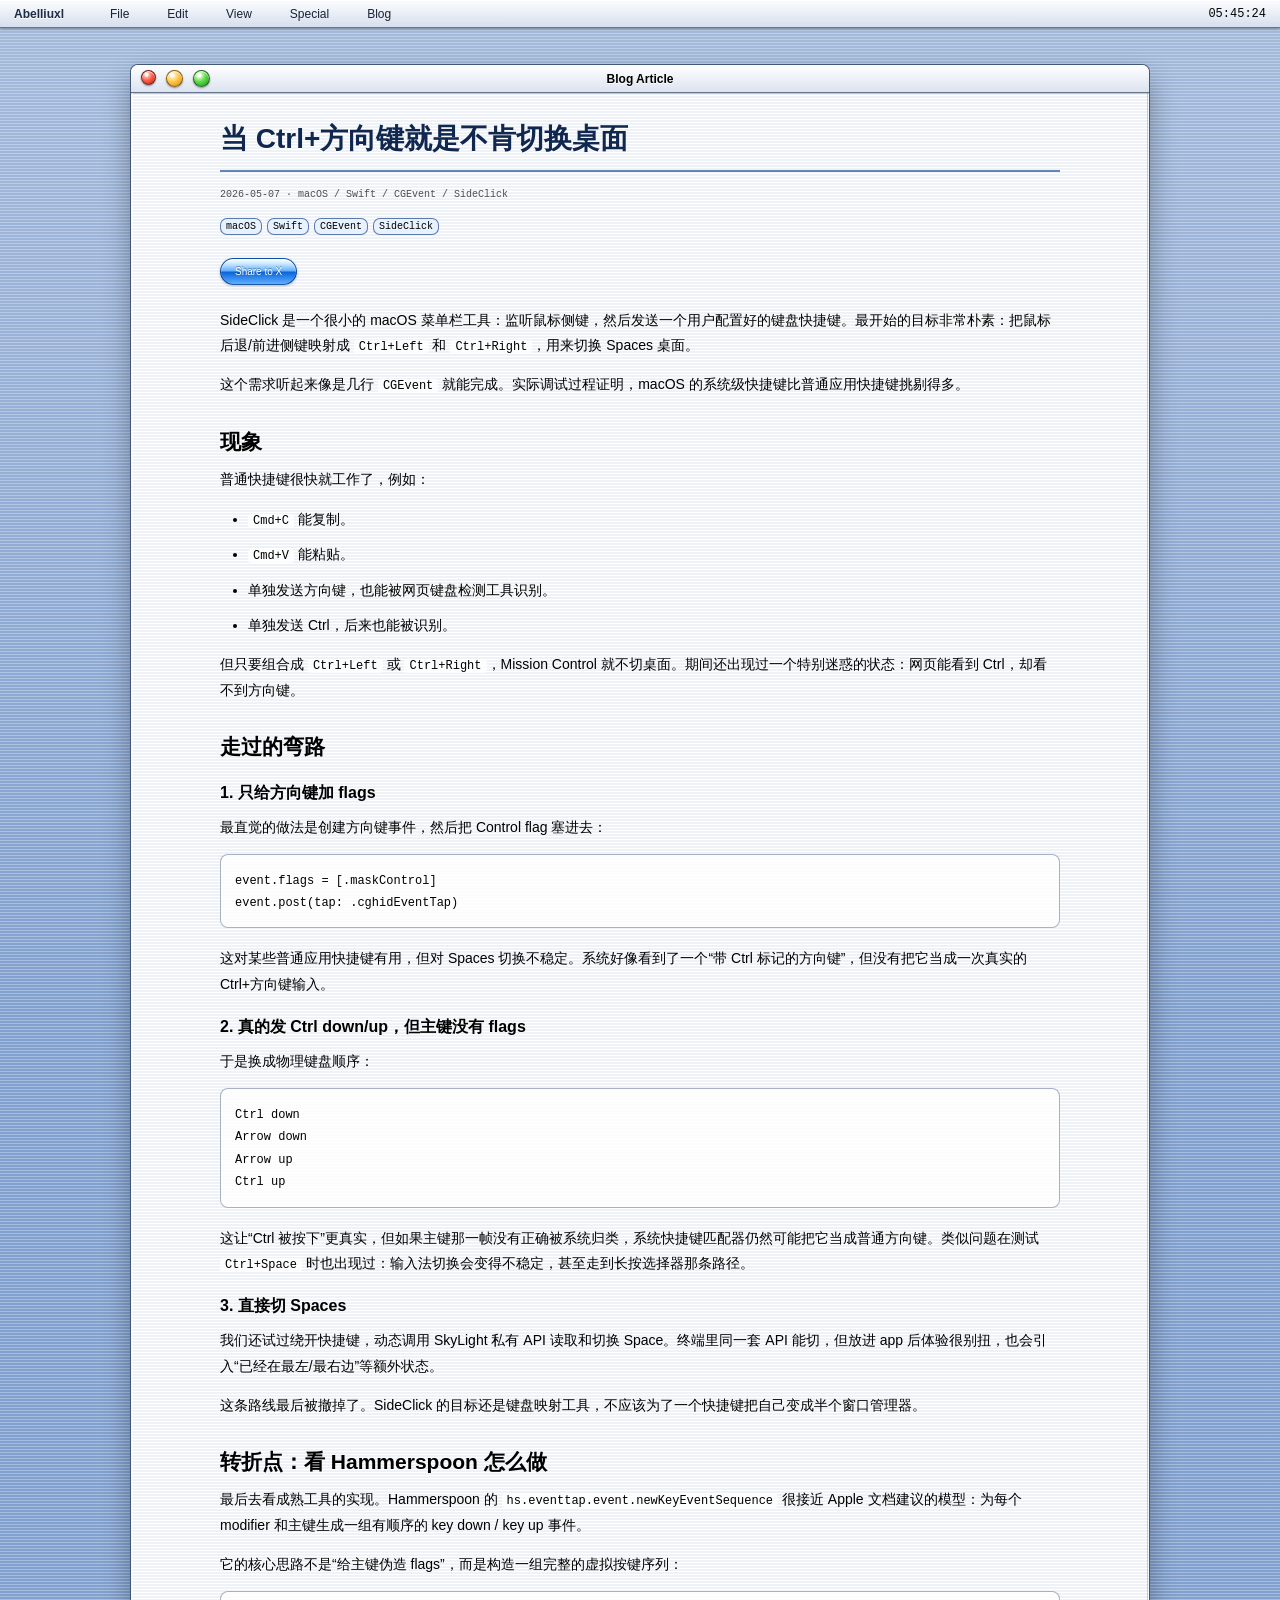
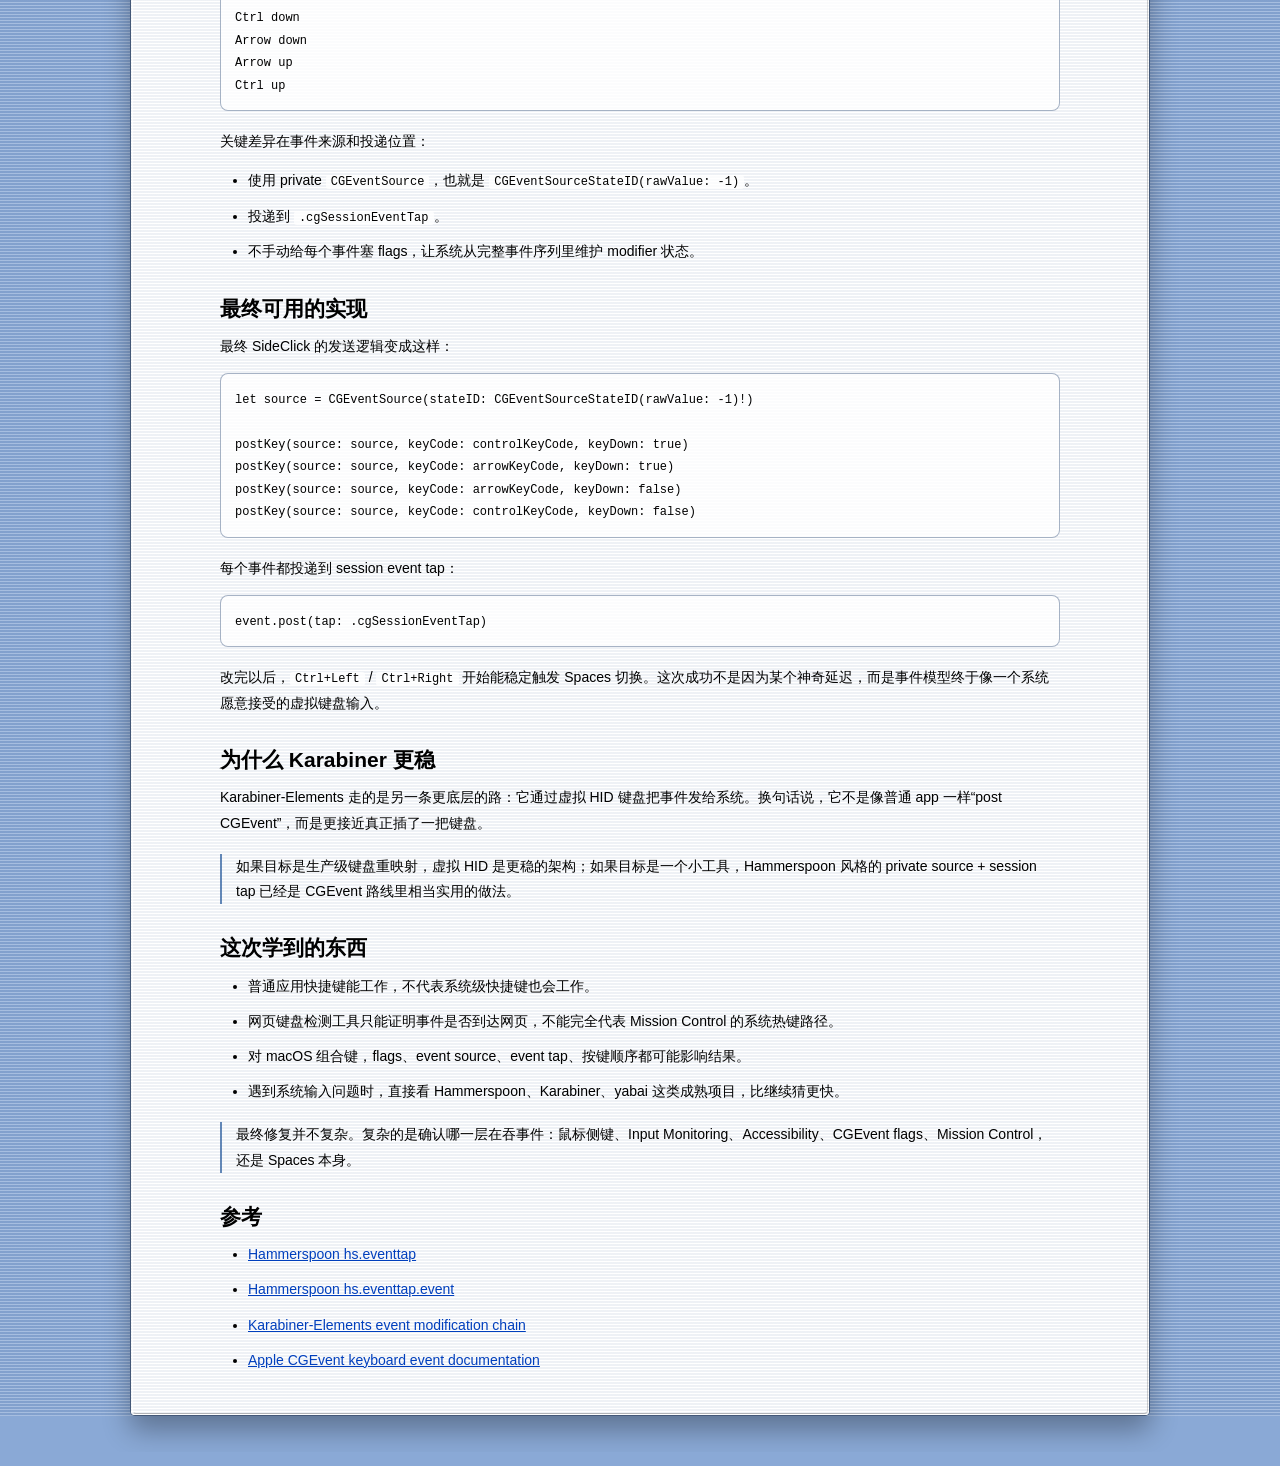
<file: blog/sideclick-cgevent-control-arrow.html>
<!DOCTYPE html>
<html lang="zh-CN">
<head>
    <meta charset="UTF-8">
    <meta name="viewport" content="width=device-width, initial-scale=1.0">
    <title>When Ctrl+Arrow Would Not Switch Spaces - Abelliuxl Macintosh</title>
    <link rel="icon" type="image/png" href="/favicon.png">
    <style>
        :root {
            --color-black: #000000;
            --color-white: #ffffff;
            --color-gray-10: #f8f8f8;
            --color-gray-15: #eeeeee;
            --color-gray-25: #d9d9d9;
            --color-gray-35: #c8c8c8;
            --color-gray-50: #929292;
            --color-gray-75: #4f4f4f;
            --color-aqua-blue: #2f83f7;
            --color-aqua-blue-dark: #0751c9;
            --color-aqua-blue-light: #b9ddff;
            --color-aqua-window: #f7f7f7;
            --color-aqua-desktop: #8aa9d6;
            --color-link: #003fbd;
            --font-family-system: "Lucida Grande", "Geneva", "Helvetica", Arial, sans-serif;
            --font-family-mono: "Monaco", "Courier New", monospace;
            --font-size-xs: 9px;
            --font-size-sm: 10px;
            --font-size-md: 12px;
            --font-size-lg: 14px;
            --font-size-xl: 18px;
            --font-size-2xl: 24px;
            --line-height-normal: 1.5;
            --line-height-relaxed: 1.8;
            --spacing-1: 4px;
            --spacing-2: 8px;
            --spacing-3: 12px;
            --spacing-4: 16px;
            --spacing-5: 20px;
            --spacing-6: 24px;
            --spacing-8: 32px;
            --menubar-height: 24px;
            --border-width-thick: 3px;
            --border-width-thin: 2px;
            --border-width-hairline: 1px;
            --shadow-hard-lg: 0 14px 28px rgba(0, 0, 0, 0.32);
        }

        * {
            box-sizing: border-box;
            margin: 0;
            padding: 0;
        }

        html,
        body {
            min-height: 100%;
            font-family: var(--font-family-system);
            font-size: var(--font-size-md);
            line-height: var(--line-height-normal);
            background: var(--color-aqua-desktop);
            color: var(--color-black);
        }

        body {
            background-image:
                linear-gradient(180deg, rgba(255,255,255,0.28), rgba(255,255,255,0) 34%),
                repeating-linear-gradient(
                    0deg,
                    rgba(255,255,255,0.24),
                    rgba(255,255,255,0.24) 1px,
                    rgba(94, 122, 166, 0.18) 1px,
                    rgba(94, 122, 166, 0.18) 3px
                );
            padding-top: var(--menubar-height);
        }

        .menu-bar {
            position: fixed;
            top: 0;
            left: 0;
            right: 0;
            height: var(--menubar-height);
            background:
                linear-gradient(180deg, rgba(255, 255, 255, 0.96), rgba(218, 225, 238, 0.94));
            border-bottom: var(--border-width-hairline) solid rgba(42, 65, 98, 0.72);
            display: flex;
            align-items: center;
            padding: 0 var(--spacing-3);
            z-index: 1000;
            box-shadow:
                inset 0 1px 0 var(--color-white),
                0 1px 3px rgba(0, 0, 0, 0.28);
        }

        .menu-bar .logo {
            font-weight: bold;
            font-size: var(--font-size-sm);
            padding-right: var(--spacing-4);
            color: #1d2b45;
            text-shadow: 0 1px 0 var(--color-white);
        }

        .menu-bar .menu-items {
            display: flex;
            gap: var(--spacing-4);
            margin-left: var(--spacing-4);
        }

        .menu-bar .menu-item,
        .menu-bar .clock {
            font-size: var(--font-size-sm);
        }

        .menu-bar .menu-item {
            padding: 2px var(--spacing-2);
            border-radius: 10px;
            color: #182235;
        }

        .menu-bar .menu-item:hover {
            background: linear-gradient(180deg, var(--color-aqua-blue-light), var(--color-aqua-blue), var(--color-aqua-blue-dark));
            color: var(--color-white);
            text-shadow: 0 -1px 0 rgba(0, 0, 0, 0.35);
        }

        .menu-bar .clock {
            margin-left: auto;
            font-family: var(--font-family-mono);
        }

        main {
            width: min(880px, calc(100vw - 32px));
            margin: var(--spacing-8) auto;
        }

        .window {
            position: relative;
            background: var(--color-aqua-window);
            border: var(--border-width-hairline) solid rgba(43, 66, 102, 0.88);
            box-shadow: var(--shadow-hard-lg);
            padding: 0;
            border-radius: 8px 8px 5px 5px;
            overflow: hidden;
        }

        .window::before {
            content: '';
            position: absolute;
            inset: 1px;
            pointer-events: none;
            border-radius: 7px 7px 4px 4px;
            border-top: var(--border-width-hairline) solid rgba(255, 255, 255, 0.92);
            border-left: var(--border-width-hairline) solid rgba(255, 255, 255, 0.72);
            border-right: var(--border-width-hairline) solid rgba(0, 0, 0, 0.18);
            border-bottom: var(--border-width-hairline) solid rgba(0, 0, 0, 0.26);
        }

        .window-titlebar {
            height: 24px;
            background:
                linear-gradient(180deg, rgba(255, 255, 255, 0.96), rgba(218, 225, 238, 0.94));
            color: var(--color-black);
            display: flex;
            align-items: center;
            justify-content: center;
            font-size: var(--font-size-sm);
            font-weight: bold;
            border-bottom: var(--border-width-hairline) solid rgba(42, 65, 98, 0.72);
            text-shadow: 0 1px 0 var(--color-white);
            position: relative;
        }

        .window-titlebar .controls {
            position: absolute;
            left: var(--spacing-2);
            display: flex;
            gap: var(--spacing-2);
        }

        .window-close-btn,
        .window-titlebar .controls::before,
        .window-titlebar .controls::after {
            content: '';
            width: 13px;
            height: 13px;
            border-radius: 50%;
            box-shadow:
                inset 0 1px 1px rgba(255,255,255,0.85),
                0 1px 2px rgba(0,0,0,0.42);
        }

        .window-close-btn {
            display: block;
            border: var(--border-width-hairline) solid rgba(102, 31, 27, 0.95);
            background:
                radial-gradient(circle at 35% 28%, #ffffff 0 12%, #ffad9f 20%, #ff5a43 48%, #bb1e12 100%);
            order: 0;
        }

        .window-titlebar .controls::before {
            border: var(--border-width-hairline) solid rgba(123, 82, 6, 0.88);
            background:
                radial-gradient(circle at 35% 28%, #ffffff 0 12%, #ffe8a1 20%, #ffc446 48%, #d18505 100%);
            order: 1;
        }

        .window-titlebar .controls::after {
            border: var(--border-width-hairline) solid rgba(29, 92, 27, 0.88);
            background:
                radial-gradient(circle at 35% 28%, #ffffff 0 12%, #bff5aa 20%, #59d748 48%, #159616 100%);
            order: 2;
        }

        .window-titlebar span {
            background: transparent;
            border: 0;
            line-height: 24px;
            padding: 0 var(--spacing-3);
        }

        .window-content {
            padding: var(--spacing-6);
            background-color: var(--color-white);
            background-image:
                repeating-linear-gradient(
                    0deg,
                    rgba(255,255,255,0.92),
                    rgba(255,255,255,0.92) 1px,
                    rgba(232, 236, 242, 0.72) 1px,
                    rgba(232, 236, 242, 0.72) 3px
                );
            border-top: var(--border-width-hairline) solid rgba(0, 0, 0, 0.22);
        }

        article {
            max-width: 720px;
            margin: 0 auto;
        }

        h1 {
            font-size: var(--font-size-2xl);
            line-height: 1.2;
            border-bottom: var(--border-width-thin) solid rgba(41, 91, 157, 0.72);
            padding-bottom: var(--spacing-3);
            margin-bottom: var(--spacing-3);
            color: #10284f;
            text-shadow: 0 1px 0 var(--color-white);
        }

        h2 {
            font-size: var(--font-size-xl);
            margin: var(--spacing-6) 0 var(--spacing-2);
        }

        h3 {
            font-size: var(--font-size-lg);
            margin: var(--spacing-4) 0 var(--spacing-2);
        }

        p {
            margin-bottom: var(--spacing-3);
            line-height: var(--line-height-relaxed);
        }

        ul,
        ol {
            margin: 0 0 var(--spacing-3) var(--spacing-6);
            line-height: var(--line-height-relaxed);
        }

        li {
            margin-bottom: var(--spacing-2);
        }

        a {
            color: var(--color-link);
            text-decoration: underline;
        }

        a:hover {
            background: var(--color-aqua-blue-dark);
            color: var(--color-white);
        }

        .meta,
        .back-link {
            font-family: var(--font-family-mono);
            font-size: var(--font-size-xs);
            color: var(--color-gray-75);
        }

        .back-link {
            display: inline-block;
            margin-bottom: var(--spacing-4);
            color: var(--color-link);
        }

        .tags {
            display: flex;
            flex-wrap: wrap;
            gap: var(--spacing-1);
            margin: var(--spacing-3) 0 var(--spacing-5);
        }

        .article-actions {
            display: flex;
            flex-wrap: wrap;
            gap: var(--spacing-2);
            margin: var(--spacing-3) 0 var(--spacing-5);
        }

        .x-action {
            display: inline-block;
            border: var(--border-width-hairline) solid rgba(0, 66, 155, 0.88);
            background:
                linear-gradient(180deg, #ffffff 0%, #cdeaff 18%, #61afff 48%, #0a63d7 52%, #5eb0ff 100%);
            color: var(--color-white);
            padding: var(--spacing-1) var(--spacing-3);
            border-radius: 14px;
            font-family: var(--font-family-system);
            font-size: var(--font-size-xs);
            text-decoration: none;
            text-shadow: 0 -1px 0 rgba(0, 0, 0, 0.34);
            box-shadow:
                inset 0 1px 1px rgba(255,255,255,0.88),
                0 1px 3px rgba(0,0,0,0.24);
        }

        .x-action:hover {
            filter: brightness(1.08);
            color: var(--color-white);
            background:
                linear-gradient(180deg, #ffffff 0%, #cdeaff 18%, #61afff 48%, #0a63d7 52%, #5eb0ff 100%);
        }

        .tag {
            border: var(--border-width-hairline) solid rgba(36, 78, 142, 0.72);
            padding: 0 var(--spacing-1);
            font-family: var(--font-family-mono);
            font-size: var(--font-size-xs);
            background: #e7f1ff;
            border-radius: 7px;
        }

        code {
            font-family: var(--font-family-mono);
            font-size: var(--font-size-sm);
            background: rgba(255, 255, 255, 0.78);
            padding: 0 var(--spacing-1);
            border-radius: 3px;
        }

        pre {
            border: var(--border-width-hairline) solid rgba(65, 91, 130, 0.46);
            background: rgba(255, 255, 255, 0.78);
            border-radius: 8px;
            padding: var(--spacing-3);
            margin: var(--spacing-3) 0 var(--spacing-4);
            line-height: 1.6;
            white-space: pre-wrap;
            overflow-wrap: anywhere;
        }

        pre code {
            background: transparent;
            padding: 0;
        }

        blockquote {
            border-left: var(--border-width-thin) solid rgba(41, 91, 157, 0.72);
            padding-left: var(--spacing-3);
            margin: var(--spacing-4) 0;
            color: var(--color-black);
        }

        @media (min-width: 768px) {
            :root {
                --font-size-xs: 10px;
                --font-size-sm: 12px;
                --font-size-md: 14px;
                --font-size-lg: 16px;
                --font-size-xl: 21px;
                --font-size-2xl: 28px;

                --spacing-1: 5px;
                --spacing-2: 10px;
                --spacing-3: 14px;
                --spacing-4: 18px;
                --spacing-5: 23px;
                --spacing-6: 28px;
                --spacing-8: 36px;
                --menubar-height: 28px;
            }

            main {
                width: min(1020px, calc(100vw - 36px));
                margin: var(--spacing-8) auto;
            }

            .window-titlebar {
                height: 28px;
            }

            .window-titlebar span {
                line-height: 28px;
            }

            .window-close-btn,
            .window-titlebar .controls::before,
            .window-titlebar .controls::after {
                width: 15px;
                height: 15px;
            }

            article {
                max-width: 840px;
            }
        }

        @media (max-width: 767px) {
            .menu-bar .menu-items {
                display: none;
            }

            main {
                width: calc(100vw - 16px);
                margin: var(--spacing-4) auto;
            }

            .window-content {
                padding: var(--spacing-4);
            }

            h1 {
                font-size: var(--font-size-xl);
            }
        }
    </style>
</head>
<body>
    <div class="menu-bar">
        <div class="logo">Abelliuxl</div>
        <div class="menu-items">
            <div class="menu-item">File</div>
            <div class="menu-item">Edit</div>
            <div class="menu-item">View</div>
            <div class="menu-item">Special</div>
            <div class="menu-item">Blog</div>
        </div>
        <div class="clock" id="clock">00:00:00</div>
    </div>

    <main>
        <div class="window">
            <div class="window-titlebar">
                <div class="controls"><a class="window-close-btn" href="/" aria-label="Close article and return to desktop"></a></div>
                <span>Blog Article</span>
            </div>
            <div class="window-content">
                <article>
                    <h1>当 Ctrl+方向键就是不肯切换桌面</h1>
                    <p class="meta">2026-05-07 · macOS / Swift / CGEvent / SideClick</p>
                    <div class="tags">
                        <span class="tag">macOS</span>
                        <span class="tag">Swift</span>
                        <span class="tag">CGEvent</span>
                        <span class="tag">SideClick</span>
                    </div>
                    <div class="article-actions">
                        <a class="x-action" id="article-x-share" href="https://twitter.com/intent/tweet" target="_blank" rel="noopener noreferrer">Share to X</a>
                    </div>
                    <p>SideClick 是一个很小的 macOS 菜单栏工具：监听鼠标侧键，然后发送一个用户配置好的键盘快捷键。最开始的目标非常朴素：把鼠标后退/前进侧键映射成 <code>Ctrl+Left</code> 和 <code>Ctrl+Right</code>，用来切换 Spaces 桌面。</p>

<p>这个需求听起来像是几行 <code>CGEvent</code> 就能完成。实际调试过程证明，macOS 的系统级快捷键比普通应用快捷键挑剔得多。</p>

<h2>现象</h2>

<p>普通快捷键很快就工作了，例如：</p>

<ul>
<li><code>Cmd+C</code> 能复制。</li>
<li><code>Cmd+V</code> 能粘贴。</li>
<li>单独发送方向键，也能被网页键盘检测工具识别。</li>
<li>单独发送 Ctrl，后来也能被识别。</li>
</ul>

<p>但只要组合成 <code>Ctrl+Left</code> 或 <code>Ctrl+Right</code>，Mission Control 就不切桌面。期间还出现过一个特别迷惑的状态：网页能看到 Ctrl，却看不到方向键。</p>

<h2>走过的弯路</h2>

<h3>1. 只给方向键加 flags</h3>

<p>最直觉的做法是创建方向键事件，然后把 Control flag 塞进去：</p>

<pre><code>event.flags = [.maskControl]
event.post(tap: .cghidEventTap)</code></pre>

<p>这对某些普通应用快捷键有用，但对 Spaces 切换不稳定。系统好像看到了一个“带 Ctrl 标记的方向键”，但没有把它当成一次真实的 Ctrl+方向键输入。</p>

<h3>2. 真的发 Ctrl down/up，但主键没有 flags</h3>

<p>于是换成物理键盘顺序：</p>

<pre><code>Ctrl down
Arrow down
Arrow up
Ctrl up</code></pre>

<p>这让“Ctrl 被按下”更真实，但如果主键那一帧没有正确被系统归类，系统快捷键匹配器仍然可能把它当成普通方向键。类似问题在测试 <code>Ctrl+Space</code> 时也出现过：输入法切换会变得不稳定，甚至走到长按选择器那条路径。</p>

<h3>3. 直接切 Spaces</h3>

<p>我们还试过绕开快捷键，动态调用 SkyLight 私有 API 读取和切换 Space。终端里同一套 API 能切，但放进 app 后体验很别扭，也会引入“已经在最左/最右边”等额外状态。</p>

<p>这条路线最后被撤掉了。SideClick 的目标还是键盘映射工具，不应该为了一个快捷键把自己变成半个窗口管理器。</p>

<h2>转折点：看 Hammerspoon 怎么做</h2>

<p>最后去看成熟工具的实现。Hammerspoon 的 <code>hs.eventtap.event.newKeyEventSequence</code> 很接近 Apple 文档建议的模型：为每个 modifier 和主键生成一组有顺序的 key down / key up 事件。</p>

<p>它的核心思路不是“给主键伪造 flags”，而是构造一组完整的虚拟按键序列：</p>

<pre><code>Ctrl down
Arrow down
Arrow up
Ctrl up</code></pre>

<p>关键差异在事件来源和投递位置：</p>

<ul>
<li>使用 private <code>CGEventSource</code>，也就是 <code>CGEventSourceStateID(rawValue: -1)</code>。</li>
<li>投递到 <code>.cgSessionEventTap</code>。</li>
<li>不手动给每个事件塞 flags，让系统从完整事件序列里维护 modifier 状态。</li>
</ul>

<h2>最终可用的实现</h2>

<p>最终 SideClick 的发送逻辑变成这样：</p>

<pre><code>let source = CGEventSource(stateID: CGEventSourceStateID(rawValue: -1)!)

postKey(source: source, keyCode: controlKeyCode, keyDown: true)
postKey(source: source, keyCode: arrowKeyCode, keyDown: true)
postKey(source: source, keyCode: arrowKeyCode, keyDown: false)
postKey(source: source, keyCode: controlKeyCode, keyDown: false)</code></pre>

<p>每个事件都投递到 session event tap：</p>

<pre><code>event.post(tap: .cgSessionEventTap)</code></pre>

<p>改完以后，<code>Ctrl+Left</code> / <code>Ctrl+Right</code> 开始能稳定触发 Spaces 切换。这次成功不是因为某个神奇延迟，而是事件模型终于像一个系统愿意接受的虚拟键盘输入。</p>

<h2>为什么 Karabiner 更稳</h2>

<p>Karabiner-Elements 走的是另一条更底层的路：它通过虚拟 HID 键盘把事件发给系统。换句话说，它不是像普通 app 一样“post CGEvent”，而是更接近真正插了一把键盘。</p>

<blockquote>
<p>如果目标是生产级键盘重映射，虚拟 HID 是更稳的架构；如果目标是一个小工具，Hammerspoon 风格的 private source + session tap 已经是 CGEvent 路线里相当实用的做法。</p>
</blockquote>

<h2>这次学到的东西</h2>

<ul>
<li>普通应用快捷键能工作，不代表系统级快捷键也会工作。</li>
<li>网页键盘检测工具只能证明事件是否到达网页，不能完全代表 Mission Control 的系统热键路径。</li>
<li>对 macOS 组合键，flags、event source、event tap、按键顺序都可能影响结果。</li>
<li>遇到系统输入问题时，直接看 Hammerspoon、Karabiner、yabai 这类成熟项目，比继续猜更快。</li>
</ul>

<blockquote>
<p>最终修复并不复杂。复杂的是确认哪一层在吞事件：鼠标侧键、Input Monitoring、Accessibility、CGEvent flags、Mission Control，还是 Spaces 本身。</p>
</blockquote>

<h2>参考</h2>

<ul>
<li><a href="https://www.hammerspoon.org/docs/hs.eventtap.html">Hammerspoon hs.eventtap</a></li>
<li><a href="https://www.hammerspoon.org/docs/hs.eventtap.event.html">Hammerspoon hs.eventtap.event</a></li>
<li><a href="https://karabiner-elements.pqrs.org/docs/manual/misc/event-modification-chaining/">Karabiner-Elements event modification chain</a></li>
<li><a href="https://developer.apple.com/documentation/coregraphics/1456564-cgeventcreatekeyboardevent">Apple CGEvent keyboard event documentation</a></li>
</ul>
                </article>
            </div>
        </div>
    </main>

    <script>
        function updateClock() {
            const now = new Date();
            const hours = String(now.getHours()).padStart(2, '0');
            const minutes = String(now.getMinutes()).padStart(2, '0');
            const seconds = String(now.getSeconds()).padStart(2, '0');
            document.getElementById('clock').textContent = `${hours}:${minutes}:${seconds}`;
        }

        updateClock();
        setInterval(updateClock, 1000);

        function initArticleShare() {
            const link = document.getElementById('article-x-share');
            if (!link) return;
            const intent = new URL('https://twitter.com/intent/tweet');
            intent.searchParams.set('text', document.title.replace(' - Abelliuxl Macintosh', ''));
            intent.searchParams.set('url', window.location.href);
            link.href = intent.href;
        }

        initArticleShare();
    </script>
</body>
</html>
</file>
<file: CopyEnglishName/style.css>
/* CopyEnglishName — practical tool feel
   Palette: warm cream, ink black, terracotta accent, system fonts */

:root {
  --bg: #fbf7ef;
  --bg-2: #f3ecdd;
  --ink: #2a2218;
  --ink-soft: #6b5d49;
  --ink-dim: #9a8b76;
  --accent: #b14a2a;
  --accent-2: #d36643;
  --rule: rgba(42, 34, 24, 0.10);
  --rule-strong: rgba(42, 34, 24, 0.20);
  --card: #ffffff;
  --term-bg: #2a2218;
  --term-ink: #f1e8d4;
  --term-prompt: #b14a2a;
  --term-mute: #8a7860;
  --max: 1100px;
  --font: -apple-system, BlinkMacSystemFont, "Segoe UI", "PingFang SC", "Hiragino Sans GB", "Microsoft YaHei", sans-serif;
  --font-display: "Georgia", "Times New Roman", "Songti SC", "STSong", serif;
  --mono: "JetBrains Mono", "SFMono-Regular", Consolas, "Menlo", monospace;
}

* { box-sizing: border-box; }

html, body {
  margin: 0;
  padding: 0;
  background: var(--bg);
  color: var(--ink);
  font-family: var(--font);
  line-height: 1.6;
  -webkit-font-smoothing: antialiased;
}

a { color: var(--accent); text-decoration: none; }
a:hover { text-decoration: underline; }

/* ----- Top bar ----- */
.bar {
  position: sticky;
  top: 0;
  z-index: 50;
  background: rgba(251, 247, 239, 0.85);
  backdrop-filter: blur(10px);
  -webkit-backdrop-filter: blur(10px);
  border-bottom: 1px solid var(--rule);
}
.bar-inner {
  max-width: var(--max);
  margin: 0 auto;
  padding: 14px 24px;
  display: flex;
  align-items: center;
  justify-content: space-between;
}
.brand { display: flex; align-items: center; gap: 10px; text-decoration: none; color: var(--ink); font-weight: 600; }
.brand:hover { text-decoration: none; }
.brand-icon { width: 30px; height: 30px; border-radius: 6px; border: 1px solid var(--rule-strong); }
.brand-name { font-size: 16px; }
.bar-nav { display: flex; align-items: center; gap: 24px; }
.bar-nav a { color: var(--ink-soft); font-size: 14px; font-weight: 500; }
.bar-nav a:hover { color: var(--ink); text-decoration: none; }
.nav-cta {
  padding: 6px 14px;
  border: 1px solid var(--rule-strong);
  border-radius: 6px;
  color: var(--ink) !important;
}
.nav-cta:hover { background: var(--card); border-color: var(--accent); color: var(--accent) !important; }

/* ----- Hero ----- */
.hero { padding: 80px 24px 100px; }
.hero-inner {
  max-width: var(--max);
  margin: 0 auto;
  display: grid;
  grid-template-columns: 1.1fr 0.9fr;
  gap: 60px;
  align-items: center;
}
.eyebrow {
  font-family: var(--mono);
  font-size: 12px;
  letter-spacing: 0.15em;
  text-transform: uppercase;
  color: var(--accent);
  margin: 0 0 16px;
  font-weight: 600;
}
.hero-title {
  font-family: var(--font-display);
  font-size: clamp(36px, 5vw, 56px);
  line-height: 1.1;
  margin: 0 0 20px;
  font-weight: 700;
  color: var(--ink);
  letter-spacing: -0.01em;
}
.hero-sub {
  font-size: 17px;
  color: var(--ink-soft);
  max-width: 540px;
  margin: 0 0 32px;
}
.hero-cta { display: flex; gap: 12px; flex-wrap: wrap; margin-bottom: 36px; }

.btn {
  display: inline-flex;
  align-items: center;
  gap: 8px;
  padding: 12px 22px;
  border-radius: 6px;
  font-weight: 600;
  font-size: 15px;
  text-decoration: none;
  transition: transform 0.15s ease, box-shadow 0.2s ease, background 0.2s ease;
  border: 1px solid transparent;
  cursor: pointer;
}
.btn:hover { transform: translateY(-1px); text-decoration: none; }
.btn-primary {
  background: var(--accent);
  color: #fff;
  box-shadow: 0 4px 14px rgba(177, 74, 42, 0.25);
}
.btn-primary:hover { background: var(--accent-2); box-shadow: 0 6px 18px rgba(177, 74, 42, 0.35); }
.btn-secondary {
  background: transparent;
  color: var(--ink);
  border-color: var(--rule-strong);
}
.btn-secondary:hover { border-color: var(--ink); background: var(--card); }
.btn-arrow { transition: transform 0.2s ease; }
.btn:hover .btn-arrow { transform: translateX(3px); }

.hero-meta {
  list-style: none;
  margin: 0;
  padding: 0;
  display: flex;
  flex-wrap: wrap;
  gap: 24px;
  border-top: 1px solid var(--rule);
  padding-top: 20px;
}
.hero-meta li { display: flex; flex-direction: column; gap: 2px; }
.hero-meta strong {
  font-family: var(--font-display);
  font-size: 20px;
  color: var(--ink);
  font-weight: 700;
}
.hero-meta span { font-size: 12px; color: var(--ink-dim); }

/* ----- Terminal ----- */
.terminal {
  background: var(--term-bg);
  border-radius: 10px;
  border: 1px solid var(--rule-strong);
  overflow: hidden;
  box-shadow: 0 20px 50px rgba(42, 34, 24, 0.20);
  font-family: var(--mono);
  font-size: 14px;
  color: var(--term-ink);
}
.terminal-head {
  background: #1d1812;
  padding: 10px 14px;
  display: flex;
  align-items: center;
  gap: 8px;
  border-bottom: 1px solid #000;
}
.dot { width: 12px; height: 12px; border-radius: 50%; display: inline-block; }
.dot-r { background: #ff5f57; }
.dot-y { background: #febc2e; }
.dot-g { background: #28c840; }
.terminal-title {
  margin-left: 12px;
  font-size: 12px;
  color: var(--term-mute);
}
.terminal-body { padding: 20px; line-height: 1.7; }
.term-line { display: flex; gap: 8px; align-items: baseline; }
.prompt { color: var(--term-prompt); font-weight: 600; }
.cmd { color: var(--term-ink); }
.term-out {
  color: #b6d99a;
  padding-left: 20px;
  font-style: italic;
  margin-top: 2px;
  user-select: all;
}
.term-hint { color: var(--term-mute); font-size: 12px; padding-left: 20px; margin-top: 2px; }
.term-divider { height: 1px; background: rgba(241, 232, 212, 0.10); margin: 14px 0; }

/* ----- Sections ----- */
.section { padding: 96px 24px; }
.section-inner { max-width: var(--max); margin: 0 auto; }
.section-cream { background: var(--bg-2); border-top: 1px solid var(--rule); border-bottom: 1px solid var(--rule); }

.section-title {
  font-family: var(--font-display);
  font-size: clamp(28px, 4vw, 40px);
  margin: 0 0 12px;
  font-weight: 700;
  color: var(--ink);
  text-align: center;
  letter-spacing: -0.01em;
}
.section-lead {
  text-align: center;
  color: var(--ink-soft);
  font-size: 16px;
  max-width: 600px;
  margin: 0 auto 56px;
}

.how-grid {
  display: grid;
  grid-template-columns: repeat(auto-fit, minmax(240px, 1fr));
  gap: 16px;
}
.how {
  background: var(--card);
  border: 1px solid var(--rule);
  border-radius: 8px;
  padding: 24px;
  position: relative;
}
.how-step {
  width: 32px; height: 32px;
  display: inline-flex; align-items: center; justify-content: center;
  background: var(--accent);
  color: #fff;
  border-radius: 50%;
  font-family: var(--font-display);
  font-weight: 700;
  font-size: 16px;
  margin-bottom: 12px;
}
.how h3 { margin: 0 0 8px; font-size: 17px; font-weight: 600; }
.how p { margin: 0; color: var(--ink-soft); font-size: 14px; }

.install-grid {
  display: grid;
  grid-template-columns: repeat(auto-fit, minmax(220px, 1fr));
  gap: 16px;
  margin-bottom: 24px;
}
.install-card {
  display: block;
  text-decoration: none;
  background: var(--card);
  border: 1px solid var(--rule);
  border-radius: 8px;
  padding: 24px;
  color: inherit;
  transition: border-color 0.2s ease, transform 0.2s ease;
}
.install-card:hover { border-color: var(--accent); transform: translateY(-2px); text-decoration: none; }
.install-name {
  font-family: var(--font-display);
  font-size: 22px;
  font-weight: 700;
  color: var(--ink);
  margin-bottom: 4px;
}
.install-meta { color: var(--ink-soft); font-size: 13px; margin-bottom: 16px; }
.install-cta { color: var(--accent); font-size: 14px; font-weight: 600; }
.install-foot {
  text-align: center;
  color: var(--ink-dim);
  font-size: 13px;
  max-width: 600px;
  margin: 0 auto;
}

.scope {
  display: grid;
  grid-template-columns: 1fr 1fr;
  gap: 24px;
  max-width: 800px;
  margin: 0 auto 24px;
}
.scope-col {
  background: var(--card);
  border: 1px solid var(--rule);
  border-radius: 8px;
  padding: 24px;
}
.scope-col h3 {
  margin: 0 0 16px;
  font-size: 16px;
  font-weight: 600;
  font-family: var(--font-display);
}
.scope-col ul {
  margin: 0;
  padding: 0;
  list-style: none;
}
.scope-col li {
  position: relative;
  padding: 6px 0 6px 22px;
  font-size: 14px;
  color: var(--ink-soft);
  border-bottom: 1px solid var(--rule);
}
.scope-col li:last-child { border-bottom: none; }
.scope-col li::before {
  content: "·";
  position: absolute;
  left: 8px;
  color: var(--accent);
  font-weight: 700;
}
.scope-foot {
  text-align: center;
  color: var(--ink-soft);
  font-size: 14px;
  max-width: 600px;
  margin: 0 auto;
}

/* ----- Footer ----- */
.site-foot {
  padding: 32px 24px;
  border-top: 1px solid var(--rule);
  background: var(--bg);
  text-align: center;
  color: var(--ink-dim);
  font-size: 13px;
}
.foot-inner { max-width: var(--max); margin: 0 auto; }
.foot-inner a { color: var(--accent); }
.foot-sep { margin: 0 10px; opacity: 0.5; }

/* ----- Responsive ----- */
@media (max-width: 800px) {
  .hero-inner { grid-template-columns: 1fr; gap: 40px; }
  .scope { grid-template-columns: 1fr; }
  .bar-nav a:not(.nav-cta) { display: none; }
}
@media (max-width: 600px) {
  .hero { padding: 56px 20px 64px; }
  .section { padding: 64px 20px; }
  .hero-cta { flex-direction: column; align-items: stretch; }
  .btn { justify-content: center; }
}
</file>
<file: ez-translate-lite/style.css>
/* EZ Translate Lite — modern tech minimal
   Palette: deep navy, electric blue, slate */

:root {
  --bg: #0b1220;
  --bg-2: #0e1830;
  --ink: #e6edf7;
  --ink-soft: #8a9bb4;
  --ink-dim: #5b6b85;
  --accent: #4d8bff;
  --accent-2: #6c5cff;
  --accent-glow: rgba(77, 139, 255, 0.35);
  --rule: rgba(255, 255, 255, 0.07);
  --card: rgba(255, 255, 255, 0.04);
  --card-hi: rgba(255, 255, 255, 0.07);
  --max: 1100px;
  --font: "Inter", -apple-system, BlinkMacSystemFont, "Segoe UI", "PingFang SC", "Hiragino Sans GB", "Microsoft YaHei", sans-serif;
  --mono: "JetBrains Mono", "SFMono-Regular", Consolas, monospace;
}

* { box-sizing: border-box; }

html, body {
  margin: 0;
  padding: 0;
  background: var(--bg);
  color: var(--ink);
  font-family: var(--font);
  line-height: 1.6;
  -webkit-font-smoothing: antialiased;
  overflow-x: hidden;
}

a { color: var(--accent); text-decoration: none; }
a:hover { text-decoration: underline; }

.page { position: relative; }

.grid-bg {
  position: fixed;
  inset: 0;
  z-index: 0;
  pointer-events: none;
  background-image:
    linear-gradient(to right, rgba(255,255,255,0.04) 1px, transparent 1px),
    linear-gradient(to bottom, rgba(255,255,255,0.04) 1px, transparent 1px);
  background-size: 56px 56px;
  mask-image: radial-gradient(ellipse at 50% 0%, #000 30%, transparent 75%);
  -webkit-mask-image: radial-gradient(ellipse at 50% 0%, #000 30%, transparent 75%);
}

/* ----- Top nav ----- */
.top {
  position: sticky;
  top: 0;
  z-index: 50;
  backdrop-filter: blur(12px);
  -webkit-backdrop-filter: blur(12px);
  background: rgba(11, 18, 32, 0.7);
  border-bottom: 1px solid var(--rule);
}
.top-inner {
  max-width: var(--max);
  margin: 0 auto;
  padding: 14px 24px;
  display: flex;
  align-items: center;
  justify-content: space-between;
}
.brand { display: flex; align-items: center; gap: 10px; text-decoration: none; color: var(--ink); }
.brand:hover { text-decoration: none; }
.brand-mark {
  width: 28px; height: 28px;
  display: inline-flex; align-items: center; justify-content: center;
  background: linear-gradient(135deg, var(--accent), var(--accent-2));
  color: #fff;
  border-radius: 7px;
  font-weight: 700;
  font-size: 15px;
}
.brand-name { font-weight: 600; font-size: 15px; letter-spacing: 0.01em; }
.top-nav { display: flex; align-items: center; gap: 24px; }
.top-nav a { color: var(--ink-soft); font-size: 14px; font-weight: 500; }
.top-nav a:hover { color: var(--ink); text-decoration: none; }
.nav-cta {
  padding: 6px 14px;
  border: 1px solid var(--rule);
  border-radius: 6px;
  color: var(--ink) !important;
}
.nav-cta:hover { border-color: var(--accent); background: var(--card-hi); }

/* ----- Hero ----- */
.hero { padding: 80px 24px 100px; position: relative; }
.hero-inner {
  max-width: var(--max);
  margin: 0 auto;
  display: grid;
  grid-template-columns: 1.4fr 1fr;
  gap: 60px;
  align-items: center;
}
.hero-copy { position: relative; z-index: 2; }
.badge {
  display: inline-block;
  font-family: var(--mono);
  font-size: 12px;
  letter-spacing: 0.04em;
  padding: 6px 12px;
  border-radius: 999px;
  border: 1px solid var(--rule);
  color: var(--ink-soft);
  margin-bottom: 24px;
  background: var(--card);
}
.hero-title {
  font-size: clamp(36px, 5vw, 60px);
  line-height: 1.08;
  margin: 0 0 20px;
  font-weight: 700;
  letter-spacing: -0.02em;
  background: linear-gradient(180deg, #ffffff 0%, #b6c4dc 100%);
  -webkit-background-clip: text;
  background-clip: text;
  -webkit-text-fill-color: transparent;
}
.hero-sub {
  font-size: 17px;
  color: var(--ink-soft);
  max-width: 540px;
  margin: 0 0 32px;
}
.hero-cta { display: flex; gap: 12px; flex-wrap: wrap; }

.btn {
  display: inline-flex;
  align-items: center;
  gap: 8px;
  padding: 12px 22px;
  border-radius: 8px;
  font-weight: 600;
  font-size: 15px;
  text-decoration: none;
  transition: transform 0.15s ease, box-shadow 0.2s ease, background 0.2s ease;
  border: 1px solid transparent;
  cursor: pointer;
}
.btn:hover { transform: translateY(-1px); text-decoration: none; }
.btn-primary {
  background: linear-gradient(135deg, var(--accent) 0%, var(--accent-2) 100%);
  color: #fff;
  box-shadow: 0 6px 24px var(--accent-glow);
}
.btn-primary:hover { box-shadow: 0 8px 32px var(--accent-glow); }
.btn-secondary {
  background: var(--card);
  color: var(--ink);
  border-color: var(--rule);
}
.btn-secondary:hover { background: var(--card-hi); border-color: var(--accent); }
.btn-arrow { transition: transform 0.2s ease; }
.btn:hover .btn-arrow { transform: translateX(3px); }

/* ----- Hero visual ----- */
.hero-visual { position: relative; }
.orbit {
  position: relative;
  width: 100%;
  aspect-ratio: 1;
  display: flex; align-items: center; justify-content: center;
}
.hero-icon {
  position: relative;
  z-index: 2;
  width: 56%;
  border-radius: 28%;
  box-shadow: 0 0 0 1px var(--rule), 0 30px 60px rgba(77, 139, 255, 0.30);
}
.orbit-ring, .orbit-ring-2 {
  position: absolute;
  inset: 8%;
  border-radius: 50%;
  border: 1px dashed rgba(77, 139, 255, 0.25);
  animation: spin 60s linear infinite;
}
.orbit-ring-2 {
  inset: 18%;
  border-color: rgba(108, 92, 255, 0.20);
  animation: spin-rev 90s linear infinite;
}
@keyframes spin { to { transform: rotate(360deg); } }
@keyframes spin-rev { to { transform: rotate(-360deg); } }

/* ----- Sections ----- */
.section { padding: 100px 24px; position: relative; }
.section-inner { max-width: var(--max); margin: 0 auto; }
.section-dark { background: var(--bg-2); border-top: 1px solid var(--rule); border-bottom: 1px solid var(--rule); }

.section-title {
  font-size: clamp(28px, 4vw, 42px);
  margin: 0 0 12px;
  font-weight: 700;
  letter-spacing: -0.02em;
  text-align: center;
}
.section-lead {
  text-align: center;
  color: var(--ink-soft);
  font-size: 16px;
  max-width: 600px;
  margin: 0 auto 56px;
}

.feature-grid {
  display: grid;
  grid-template-columns: repeat(auto-fit, minmax(240px, 1fr));
  gap: 16px;
}
.feature {
  background: var(--card);
  border: 1px solid var(--rule);
  border-radius: 12px;
  padding: 24px;
  position: relative;
  transition: border-color 0.2s ease, background 0.2s ease;
}
.feature:hover { border-color: var(--accent); background: var(--card-hi); }
.feature-num {
  font-family: var(--mono);
  font-size: 12px;
  color: var(--accent);
  margin-bottom: 12px;
  letter-spacing: 0.05em;
}
.feature h3 { margin: 0 0 8px; font-size: 17px; font-weight: 600; }
.feature p { margin: 0; color: var(--ink-soft); font-size: 14px; line-height: 1.55; }

.provider-grid {
  display: flex;
  flex-wrap: wrap;
  gap: 10px;
  justify-content: center;
  max-width: 800px;
  margin: 0 auto;
}
.provider {
  font-family: var(--mono);
  font-size: 13px;
  padding: 8px 16px;
  border-radius: 6px;
  border: 1px solid var(--rule);
  color: var(--ink);
  background: var(--card);
  letter-spacing: 0.02em;
}
.provider-custom {
  border-color: var(--accent);
  color: var(--accent);
  background: rgba(77, 139, 255, 0.08);
}

.install-grid {
  display: grid;
  grid-template-columns: repeat(auto-fit, minmax(220px, 1fr));
  gap: 16px;
}
.install-card {
  display: block;
  text-decoration: none;
  background: var(--card);
  border: 1px solid var(--rule);
  border-radius: 12px;
  padding: 24px;
  color: inherit;
  transition: border-color 0.2s ease, transform 0.2s ease;
}
.install-card:hover { border-color: var(--accent); transform: translateY(-3px); text-decoration: none; }
.install-name {
  font-size: 22px;
  font-weight: 700;
  color: var(--ink);
  margin-bottom: 4px;
}
.install-meta { color: var(--ink-soft); font-size: 13px; margin-bottom: 16px; }
.install-cta { color: var(--accent); font-size: 14px; font-weight: 600; }

/* ----- Footer ----- */
.site-foot {
  padding: 32px 24px;
  border-top: 1px solid var(--rule);
  background: var(--bg);
  text-align: center;
  color: var(--ink-dim);
  font-size: 13px;
}
.foot-inner { max-width: var(--max); margin: 0 auto; }
.foot-inner a { color: var(--accent); }
.foot-sep { margin: 0 12px; opacity: 0.5; }

/* ----- Responsive ----- */
@media (max-width: 800px) {
  .hero-inner { grid-template-columns: 1fr; gap: 40px; }
  .hero-visual { order: -1; max-width: 280px; margin: 0 auto; }
  .top-nav a:not(.nav-cta) { display: none; }
}
@media (max-width: 600px) {
  .hero { padding: 56px 20px 64px; }
  .section { padding: 64px 20px; }
  .hero-cta { flex-direction: column; align-items: stretch; }
  .btn { justify-content: center; }
}
</file>
<file: raidbots-cn-extension/style.css>
/* Raidpapa — WoW-inspired dark spellbook theme
   Palette: deep void purple, arcane violet, gold trim */

:root {
  --bg: #100722;
  --bg-2: #1a0b2e;
  --bg-card: #1f1140;
  --ink: #e8d9ff;
  --ink-soft: #b39ddb;
  --ink-dim: #7e6a9a;
  --gold: #ffd166;
  --gold-deep: #c9a047;
  --arcane: #a05cff;
  --arcane-2: #6c2bd9;
  --rule: rgba(255, 209, 102, 0.18);
  --shadow: 0 20px 60px rgba(0, 0, 0, 0.45);
  --max: 1100px;
  --font-display: "Cinzel", "Trajan Pro", Georgia, serif;
  --font-body: "Inter", -apple-system, BlinkMacSystemFont, "Segoe UI", "PingFang SC", "Hiragino Sans GB", "Microsoft YaHei", sans-serif;
}

* { box-sizing: border-box; }

html, body {
  margin: 0;
  padding: 0;
  background: var(--bg);
  color: var(--ink);
  font-family: var(--font-body);
  line-height: 1.6;
  -webkit-font-smoothing: antialiased;
}

body::before {
  /* subtle arcane grid */
  content: "";
  position: fixed;
  inset: 0;
  pointer-events: none;
  z-index: 0;
  background:
    radial-gradient(ellipse at 20% 0%, rgba(160, 92, 255, 0.18), transparent 50%),
    radial-gradient(ellipse at 80% 100%, rgba(255, 209, 102, 0.10), transparent 50%),
    repeating-linear-gradient(45deg, rgba(255, 255, 255, 0.012) 0 2px, transparent 2px 24px);
}

.spellbook { position: relative; z-index: 1; }

/* ----- Hero ----- */
.hero {
  padding: 88px 24px 72px;
  background: linear-gradient(180deg, var(--bg-2) 0%, var(--bg) 100%);
  border-bottom: 1px solid var(--rule);
  position: relative;
  overflow: hidden;
}

.hero::after {
  content: "";
  position: absolute;
  left: 50%;
  top: -120px;
  transform: translateX(-50%);
  width: 800px;
  height: 800px;
  background: radial-gradient(circle, rgba(160, 92, 255, 0.30) 0%, transparent 60%);
  filter: blur(40px);
  pointer-events: none;
}

.hero-inner {
  position: relative;
  max-width: var(--max);
  margin: 0 auto;
  text-align: center;
}

.hero-mark { position: relative; display: inline-block; margin-bottom: 24px; }
.hero-icon {
  width: 96px;
  height: 96px;
  border-radius: 22px;
  border: 2px solid var(--gold);
  box-shadow: 0 0 0 4px rgba(255, 209, 102, 0.10), 0 0 50px rgba(160, 92, 255, 0.55);
  position: relative;
  z-index: 2;
}
.hero-mark-glow {
  position: absolute;
  inset: -20px;
  background: radial-gradient(circle, rgba(255, 209, 102, 0.25) 0%, transparent 65%);
  filter: blur(8px);
  z-index: 1;
}

.eyebrow {
  margin: 0 0 16px;
  font-size: 12px;
  letter-spacing: 0.25em;
  text-transform: uppercase;
  color: var(--gold);
  font-weight: 600;
}

.hero-title {
  font-family: var(--font-display);
  font-size: clamp(40px, 6vw, 72px);
  margin: 0 0 16px;
  line-height: 1.1;
  letter-spacing: 0.02em;
}

.title-zh { display: block; color: var(--ink); font-weight: 700; }
.title-en {
  display: block;
  font-size: 0.55em;
  color: var(--gold);
  font-style: italic;
  margin-top: 4px;
  font-weight: 500;
  letter-spacing: 0.08em;
}

.hero-tagline {
  font-size: 18px;
  color: var(--ink-soft);
  max-width: 640px;
  margin: 0 auto 36px;
}

.hero-cta {
  display: flex;
  flex-wrap: wrap;
  gap: 12px;
  justify-content: center;
  margin-bottom: 56px;
}

.btn {
  display: inline-flex;
  align-items: center;
  gap: 8px;
  padding: 12px 22px;
  border-radius: 8px;
  font-weight: 600;
  font-size: 15px;
  text-decoration: none;
  transition: transform 0.15s ease, box-shadow 0.2s ease, background 0.2s ease;
  border: 1px solid transparent;
  cursor: pointer;
}
.btn:hover { transform: translateY(-1px); }

.btn-primary {
  background: linear-gradient(135deg, var(--gold) 0%, var(--gold-deep) 100%);
  color: #2a1a05;
  box-shadow: 0 4px 20px rgba(255, 209, 102, 0.30);
}
.btn-primary:hover { box-shadow: 0 6px 28px rgba(255, 209, 102, 0.45); }

.btn-ghost {
  background: transparent;
  color: var(--ink);
  border-color: var(--rule);
}
.btn-ghost:hover { background: rgba(160, 92, 255, 0.10); border-color: var(--arcane); }

.btn-arrow { transition: transform 0.2s ease; }
.btn:hover .btn-arrow { transform: translateX(3px); }

.hero-stats {
  list-style: none;
  margin: 0;
  padding: 0;
  display: flex;
  flex-wrap: wrap;
  gap: 12px 32px;
  justify-content: center;
  border-top: 1px solid var(--rule);
  border-bottom: 1px solid var(--rule);
  padding: 24px 0;
}
.hero-stats li { display: flex; flex-direction: column; align-items: center; min-width: 120px; }
.stat-num {
  font-family: var(--font-display);
  font-size: 28px;
  color: var(--gold);
  font-weight: 700;
  letter-spacing: 0.02em;
}
.stat-label {
  font-size: 12px;
  color: var(--ink-dim);
  letter-spacing: 0.15em;
  text-transform: uppercase;
  margin-top: 2px;
}

/* ----- Sections ----- */
.section { padding: 80px 24px; }
.section-inner { max-width: var(--max); margin: 0 auto; }

.section-title {
  font-family: var(--font-display);
  font-size: clamp(28px, 4vw, 40px);
  margin: 0 0 12px;
  color: var(--ink);
  text-align: center;
  letter-spacing: 0.02em;
}

.section-title::before,
.section-title::after {
  content: "✦";
  display: inline-block;
  margin: 0 16px;
  color: var(--gold);
  font-size: 0.5em;
  vertical-align: middle;
  opacity: 0.6;
}

.section-lead {
  text-align: center;
  color: var(--ink-soft);
  font-size: 16px;
  max-width: 600px;
  margin: 0 auto 56px;
}

.section-features { background: var(--bg-2); border-top: 1px solid var(--rule); border-bottom: 1px solid var(--rule); }
.section-install { background: var(--bg); }
.section-about { background: var(--bg-2); border-top: 1px solid var(--rule); }

.feature-grid {
  display: grid;
  grid-template-columns: repeat(auto-fit, minmax(240px, 1fr));
  gap: 16px;
}

.feature-card {
  background: var(--bg-card);
  border: 1px solid var(--rule);
  border-radius: 12px;
  padding: 24px;
  transition: transform 0.2s ease, border-color 0.2s ease, box-shadow 0.2s ease;
}
.feature-card:hover {
  transform: translateY(-3px);
  border-color: var(--arcane);
  box-shadow: 0 12px 32px rgba(160, 92, 255, 0.18);
}

.feature-icon {
  font-size: 32px;
  margin-bottom: 12px;
  display: inline-block;
}

.feature-card h3 {
  margin: 0 0 8px;
  font-size: 18px;
  color: var(--ink);
  font-weight: 600;
}
.feature-card p {
  margin: 0;
  color: var(--ink-soft);
  font-size: 14px;
  line-height: 1.55;
}

.install-grid {
  display: grid;
  grid-template-columns: repeat(auto-fit, minmax(220px, 1fr));
  gap: 16px;
  margin-bottom: 32px;
}

.install-card {
  display: block;
  text-decoration: none;
  background: var(--bg-card);
  border: 1px solid var(--rule);
  border-radius: 12px;
  padding: 24px;
  color: inherit;
  transition: transform 0.2s ease, border-color 0.2s ease;
}
.install-card:hover {
  transform: translateY(-3px);
  border-color: var(--gold);
}

.install-name {
  font-family: var(--font-display);
  font-size: 22px;
  color: var(--gold);
  font-weight: 700;
  margin-bottom: 4px;
}
.install-meta { color: var(--ink-soft); font-size: 13px; margin-bottom: 16px; }
.install-cta { color: var(--arcane); font-size: 14px; font-weight: 600; }

.install-foot {
  text-align: center;
  color: var(--ink-dim);
  font-size: 13px;
  max-width: 600px;
  margin: 0 auto;
}

.section-about p {
  max-width: 680px;
  margin: 0 auto 16px;
  color: var(--ink-soft);
  font-size: 16px;
  text-align: center;
}

/* ----- Footer ----- */
.site-foot {
  padding: 32px 24px;
  border-top: 1px solid var(--rule);
  background: var(--bg);
  text-align: center;
  color: var(--ink-dim);
  font-size: 13px;
}
.foot-inner { max-width: var(--max); margin: 0 auto; }
.foot-inner a { color: var(--gold); text-decoration: none; }
.foot-inner a:hover { text-decoration: underline; }
.foot-sep { margin: 0 12px; opacity: 0.5; }

/* ----- Responsive ----- */
@media (max-width: 600px) {
  .hero { padding: 56px 20px 48px; }
  .section { padding: 56px 20px; }
  .hero-cta { flex-direction: column; align-items: stretch; }
  .btn { justify-content: center; }
  .section-title::before, .section-title::after { margin: 0 8px; }
}
</file>
